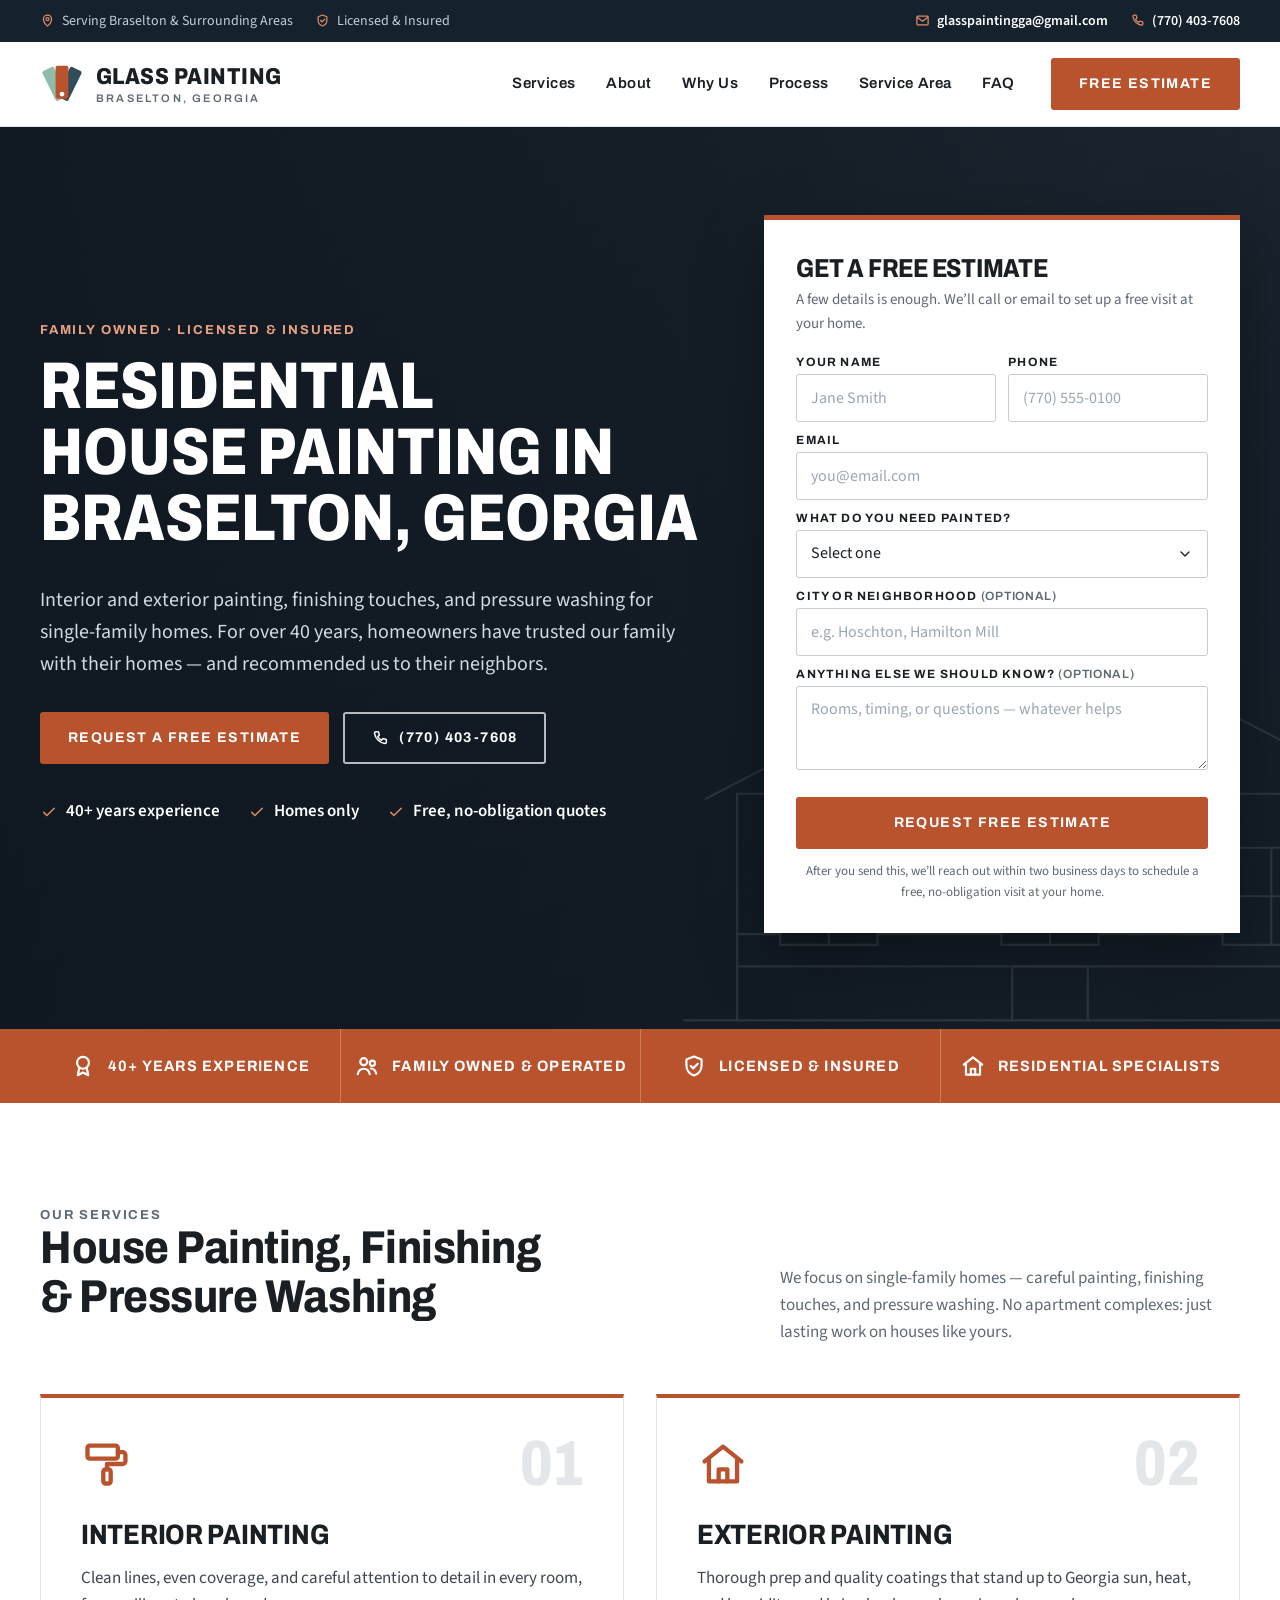
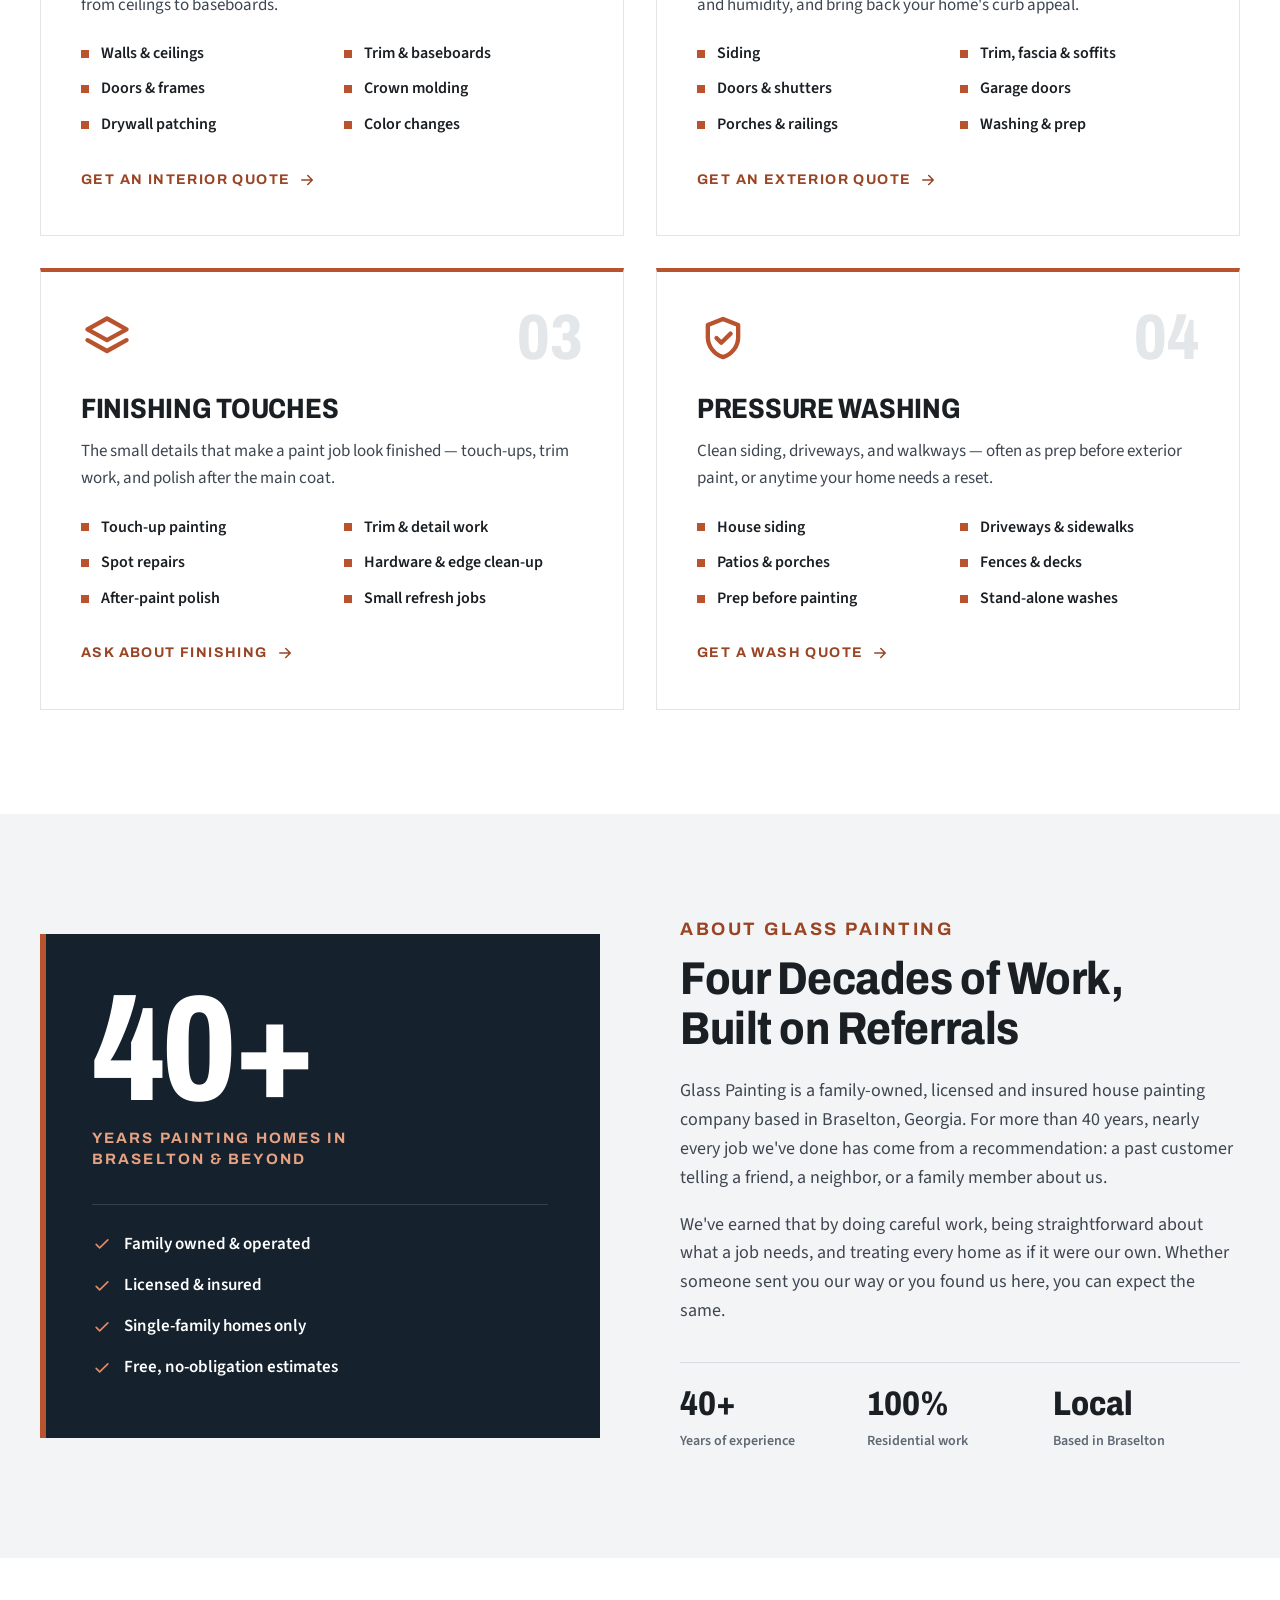
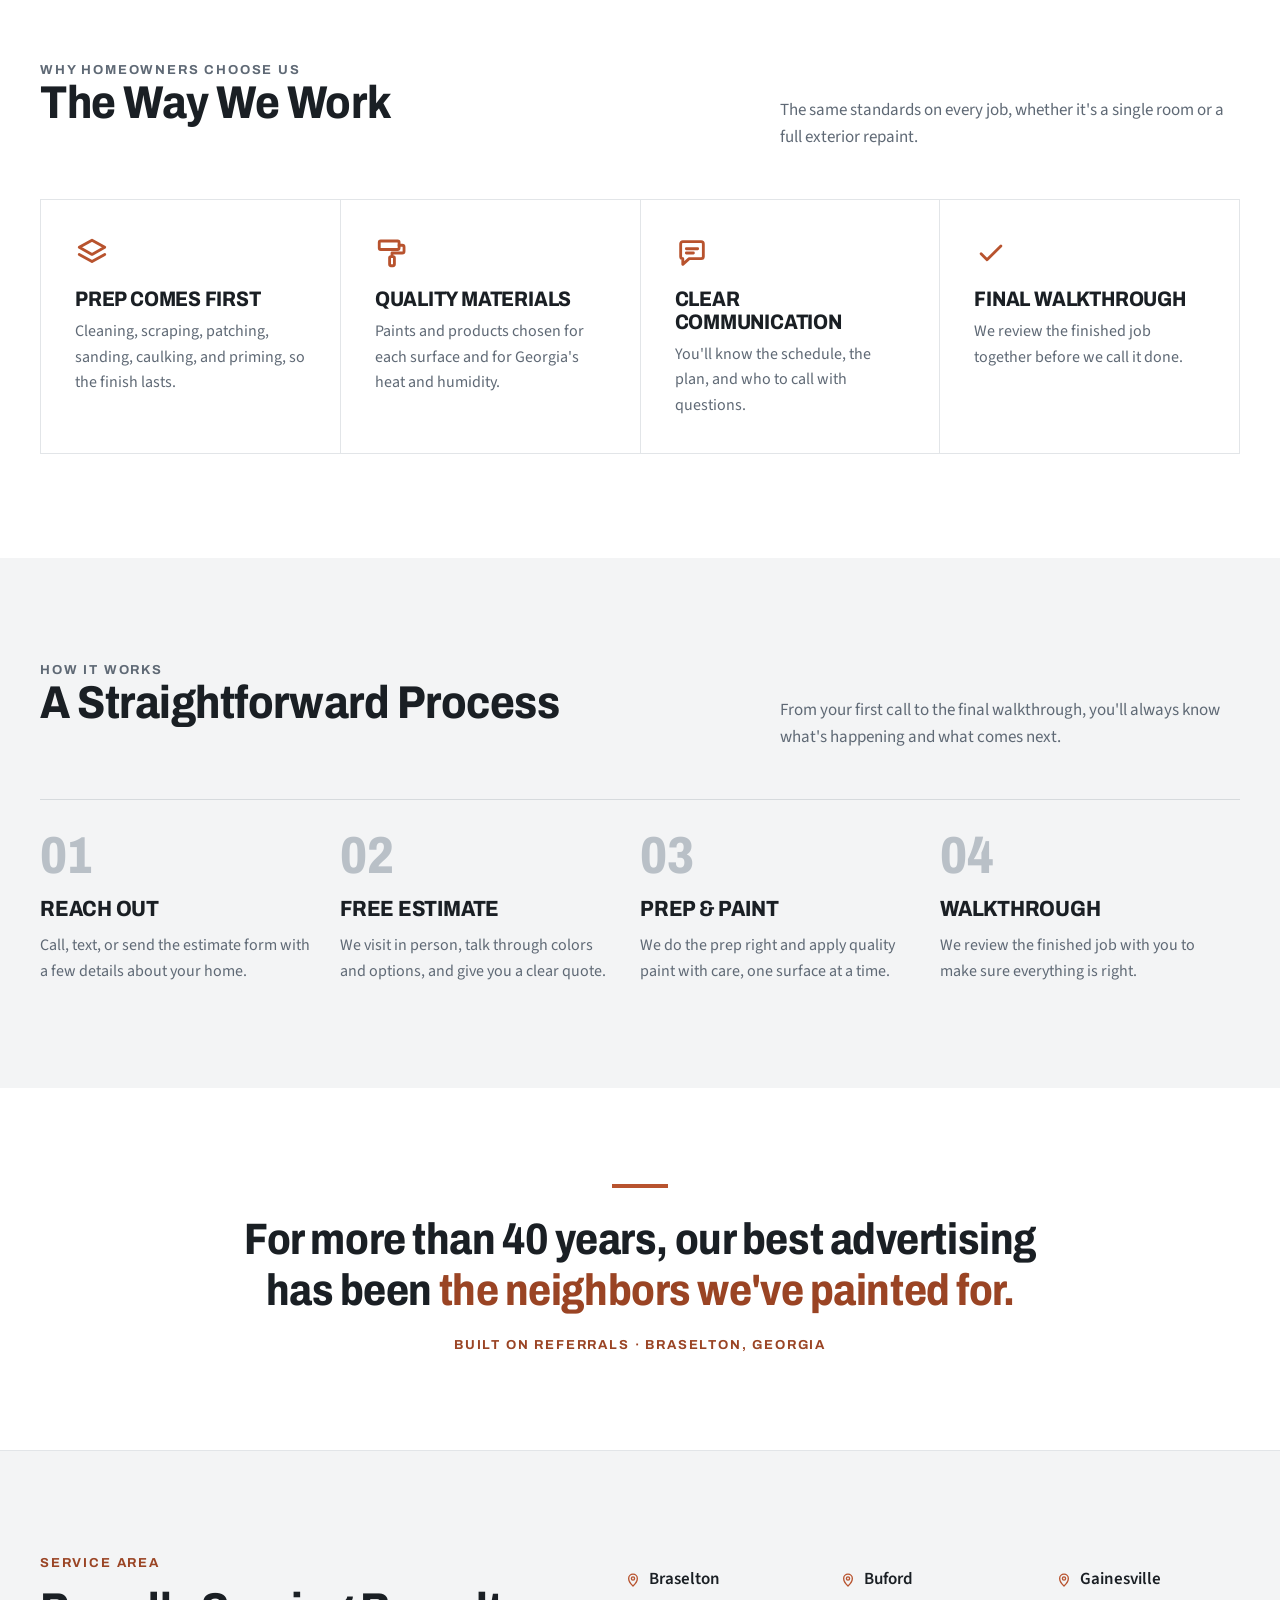
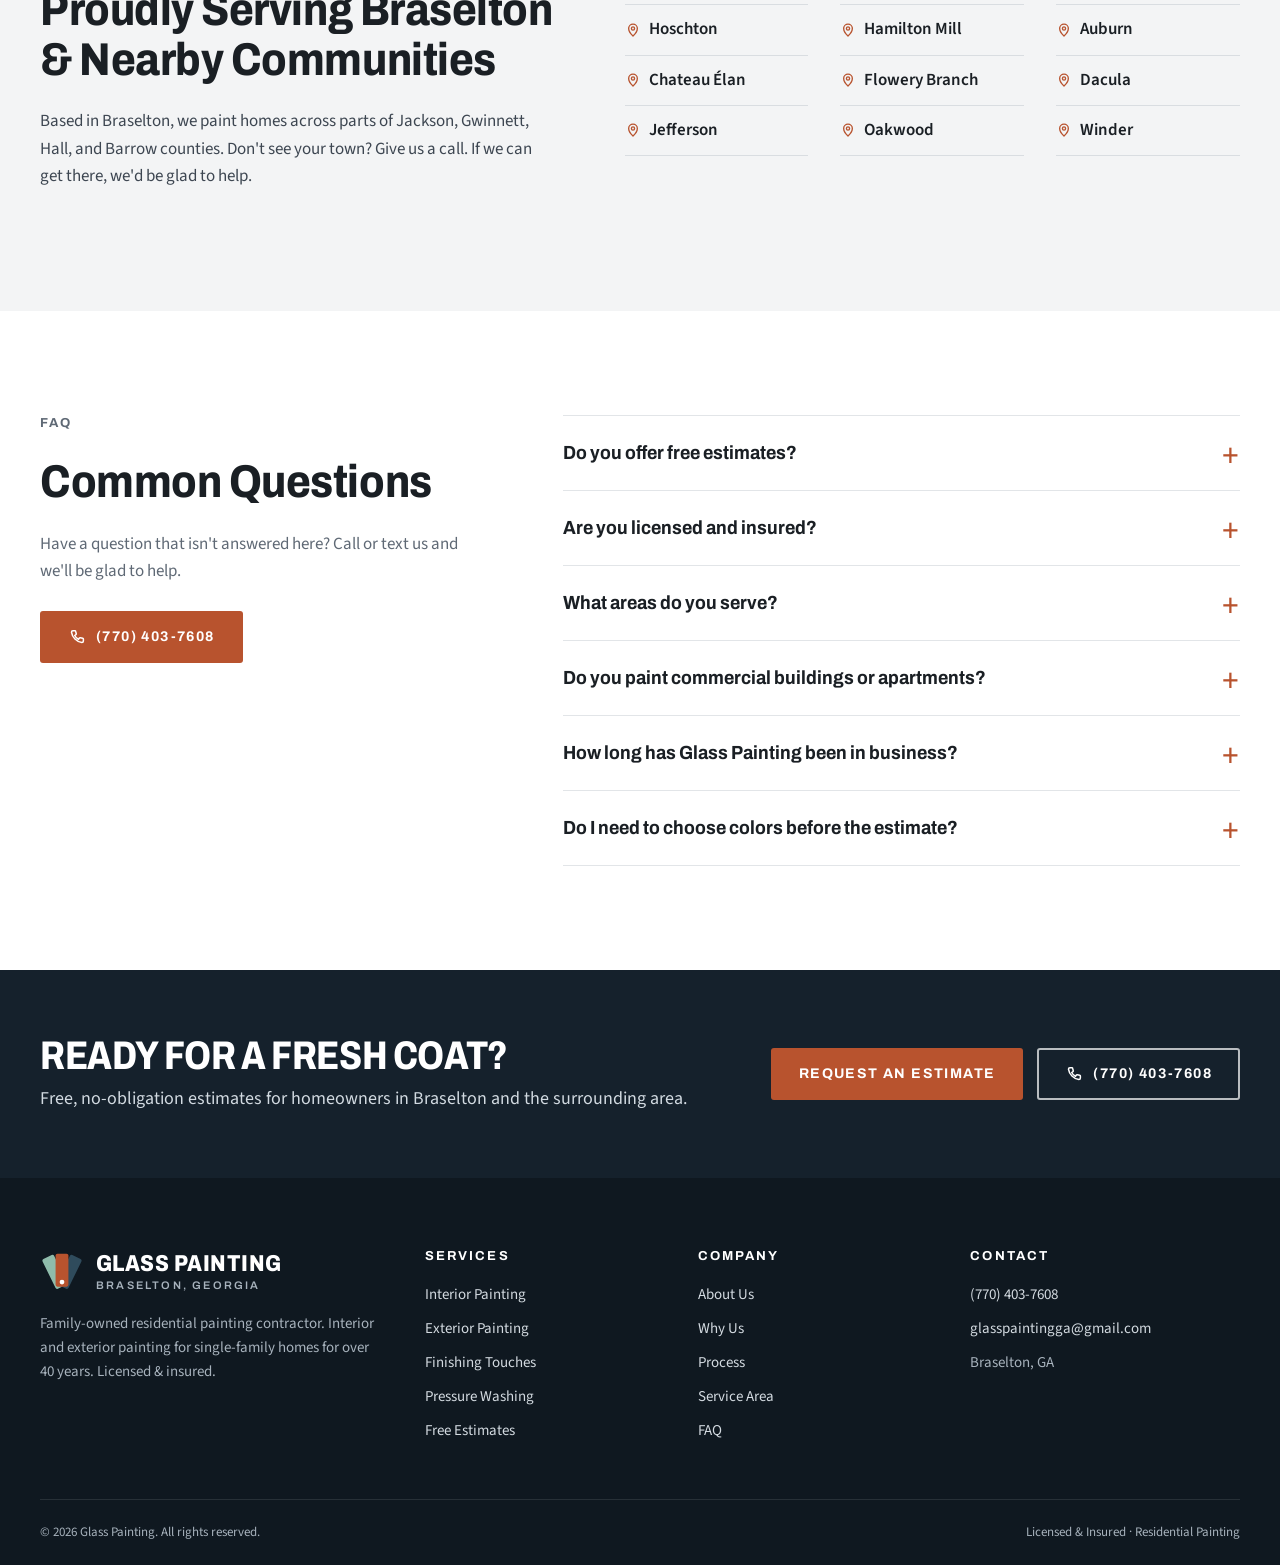
<file: index.html>
<!doctype html>
<html lang="en" class="no-js">
<head>
  <meta charset="utf-8">
  <meta name="viewport" content="width=device-width, initial-scale=1">
  <title>House Painters in Braselton, GA | Glass Painting</title>
  <meta name="description" content="Family-owned, licensed and insured house painters in Braselton, GA for 40+ years. Interior and exterior painting, finishing touches, and pressure washing. Free estimates: (770) 403-7608.">
  <meta name="robots" content="index, follow, max-image-preview:large, max-snippet:-1">
  <meta name="theme-color" content="#15212c">
  <link rel="canonical" href="https://glasspainting.homes/">

  <!-- Link previews (texts, Facebook, etc.) -->
  <meta property="og:type" content="website">
  <meta property="og:site_name" content="Glass Painting">
  <meta property="og:title" content="House Painters in Braselton, GA | Glass Painting">
  <meta property="og:description" content="Interior and exterior painting for single-family homes in Braselton, GA and nearby communities. Family owned for over 40 years. Licensed and insured. Free estimates.">
  <meta property="og:url" content="https://glasspainting.homes/">
  <meta property="og:image" content="https://glasspainting.homes/assets/img/og-image.jpg">
  <meta property="og:image:width" content="1200">
  <meta property="og:image:height" content="630">
  <meta property="og:image:alt" content="Glass Painting: residential painting in Braselton, Georgia">
  <meta property="og:locale" content="en_US">
  <meta name="twitter:card" content="summary_large_image">

  <link rel="icon" href="assets/img/favicon.svg" type="image/svg+xml">
  <link rel="icon" href="assets/img/favicon-32.png" sizes="32x32" type="image/png">
  <link rel="apple-touch-icon" href="assets/img/apple-touch-icon.png">

  <link rel="preconnect" href="https://fonts.googleapis.com">
  <link rel="preconnect" href="https://fonts.gstatic.com" crossorigin>
  <link rel="stylesheet" href="https://fonts.googleapis.com/css2?family=Archivo:wdth,wght@75..125,400..800&family=Source+Sans+3:wght@400;600;700&display=swap">
  <link rel="stylesheet" href="assets/css/styles.css?v=6">

  <script>document.documentElement.classList.replace('no-js', 'js');</script>
  <script src="assets/js/main.js?v=6" defer></script>

  <!-- Business details for Google and other search engines -->
  <script type="application/ld+json">
  {
    "@context": "https://schema.org",
    "@graph": [
      {
        "@type": "HousePainter",
        "@id": "https://glasspainting.homes/#business",
        "name": "Glass Painting",
        "description": "Family-owned, licensed and insured residential painting contractor based in Braselton, Georgia. Interior and exterior painting for single-family homes for over 40 years.",
        "url": "https://glasspainting.homes/",
        "logo": "https://glasspainting.homes/assets/img/apple-touch-icon.png",
        "image": "https://glasspainting.homes/assets/img/og-image.jpg",
        "telephone": "+1-770-403-7608",
        "email": "glasspaintingga@gmail.com",
        "address": {
          "@type": "PostalAddress",
          "addressLocality": "Braselton",
          "addressRegion": "GA",
          "addressCountry": "US"
        },
        "areaServed": [
          {
            "@type": "City",
            "name": "Braselton",
            "containedInPlace": {
              "@type": "State",
              "name": "Georgia"
            }
          },
          {
            "@type": "City",
            "name": "Hoschton",
            "containedInPlace": {
              "@type": "State",
              "name": "Georgia"
            }
          },
          {
            "@type": "City",
            "name": "Jefferson",
            "containedInPlace": {
              "@type": "State",
              "name": "Georgia"
            }
          },
          {
            "@type": "City",
            "name": "Buford",
            "containedInPlace": {
              "@type": "State",
              "name": "Georgia"
            }
          },
          {
            "@type": "City",
            "name": "Flowery Branch",
            "containedInPlace": {
              "@type": "State",
              "name": "Georgia"
            }
          },
          {
            "@type": "City",
            "name": "Oakwood",
            "containedInPlace": {
              "@type": "State",
              "name": "Georgia"
            }
          },
          {
            "@type": "City",
            "name": "Gainesville",
            "containedInPlace": {
              "@type": "State",
              "name": "Georgia"
            }
          },
          {
            "@type": "City",
            "name": "Auburn",
            "containedInPlace": {
              "@type": "State",
              "name": "Georgia"
            }
          },
          {
            "@type": "City",
            "name": "Dacula",
            "containedInPlace": {
              "@type": "State",
              "name": "Georgia"
            }
          },
          {
            "@type": "City",
            "name": "Winder",
            "containedInPlace": {
              "@type": "State",
              "name": "Georgia"
            }
          },
          {
            "@type": "Place",
            "name": "Chateau Élan, Georgia"
          },
          {
            "@type": "Place",
            "name": "Hamilton Mill, Georgia"
          }
        ],
        "knowsAbout": [
          "Interior house painting",
          "Exterior house painting",
          "Finishing touches",
          "Pressure washing",
          "Residential painting",
          "Surface preparation",
          "Drywall patching"
        ],
        "hasOfferCatalog": {
          "@type": "OfferCatalog",
          "name": "House painting and home care services",
          "itemListElement": [
            {
              "@type": "Offer",
              "itemOffered": {
                "@type": "Service",
                "name": "Interior Painting",
                "serviceType": "Interior house painting",
                "description": "Walls and ceilings, trim and baseboards, doors and frames, crown molding, drywall patching, and color changes for single-family homes."
              }
            },
            {
              "@type": "Offer",
              "itemOffered": {
                "@type": "Service",
                "name": "Exterior Painting",
                "serviceType": "Exterior house painting",
                "description": "Siding; trim, fascia and soffits; doors and shutters; garage doors; porches and railings; washing and prep for single-family homes."
              }
            },
            {
              "@type": "Offer",
              "itemOffered": {
                "@type": "Service",
                "name": "Finishing Touches",
                "serviceType": "Residential finishing and touch-up painting",
                "description": "Touch-ups, trim details, and small finishing work that polish a paint job or refresh worn spots on single-family homes."
              }
            },
            {
              "@type": "Offer",
              "itemOffered": {
                "@type": "Service",
                "name": "Pressure Washing",
                "serviceType": "Residential pressure washing",
                "description": "Pressure washing for siding, driveways, sidewalks, and other exterior surfaces on single-family homes, often as prep before painting."
              }
            }
          ]
        },
        "contactPoint": {
          "@type": "ContactPoint",
          "contactType": "customer service",
          "telephone": "+1-770-403-7608",
          "email": "glasspaintingga@gmail.com",
          "areaServed": "US-GA",
          "availableLanguage": "English"
        }
      },
      {
        "@type": "WebSite",
        "@id": "https://glasspainting.homes/#website",
        "url": "https://glasspainting.homes/",
        "name": "Glass Painting",
        "inLanguage": "en-US",
        "publisher": {
          "@id": "https://glasspainting.homes/#business"
        }
      },
      {
        "@type": "WebPage",
        "@id": "https://glasspainting.homes/#webpage",
        "url": "https://glasspainting.homes/",
        "name": "House Painters in Braselton, GA | Glass Painting",
        "description": "Family-owned, licensed and insured house painters in Braselton, GA for 40+ years. Interior and exterior home painting. Free estimates: (770) 403-7608.",
        "inLanguage": "en-US",
        "isPartOf": {
          "@id": "https://glasspainting.homes/#website"
        },
        "about": {
          "@id": "https://glasspainting.homes/#business"
        },
        "primaryImageOfPage": "https://glasspainting.homes/assets/img/og-image.jpg"
      },
      {
        "@type": "FAQPage",
        "@id": "https://glasspainting.homes/#faq",
        "mainEntity": [
          {
            "@type": "Question",
            "name": "Do you offer free estimates?",
            "acceptedAnswer": {
              "@type": "Answer",
              "text": "Yes. Estimates are free and there's no obligation. We visit your home in person, talk through colors and options, and give you a clear quote. Call or text (770) 403-7608, email glasspaintingga@gmail.com, or use the estimate form on this page."
            }
          },
          {
            "@type": "Question",
            "name": "Are you licensed and insured?",
            "acceptedAnswer": {
              "@type": "Answer",
              "text": "Yes. Glass Painting is licensed and insured."
            }
          },
          {
            "@type": "Question",
            "name": "What areas do you serve?",
            "acceptedAnswer": {
              "@type": "Answer",
              "text": "We're based in Braselton, Georgia and paint homes in Hoschton, Chateau Élan, Jefferson, Buford, Hamilton Mill, Flowery Branch, Oakwood, Gainesville, Auburn, Dacula, Winder, and nearby communities across parts of Jackson, Gwinnett, Hall, and Barrow counties."
            }
          },
          {
            "@type": "Question",
            "name": "Do you paint commercial buildings or apartments?",
            "acceptedAnswer": {
              "@type": "Answer",
              "text": "No. We work exclusively on single-family homes, both interior and exterior."
            }
          },
          {
            "@type": "Question",
            "name": "How long has Glass Painting been in business?",
            "acceptedAnswer": {
              "@type": "Answer",
              "text": "For more than 40 years. Glass Painting is family owned and operated, and nearly all of our work has come from referrals by past customers."
            }
          },
          {
            "@type": "Question",
            "name": "Do I need to choose colors before the estimate?",
            "acceptedAnswer": {
              "@type": "Answer",
              "text": "Not at all. We're happy to talk through colors, finishes, and options with you during the free estimate visit."
            }
          }
        ]
      }
    ]
  }
  </script>
</head>
<body>
  <a class="skip-link" href="#main">Skip to main content</a>

  <!-- Icon set: referenced below with <use href="#i-..."> -->
  <svg class="sprite" aria-hidden="true" focusable="false">
    <symbol id="i-mark" viewBox="0 0 48 48"><rect x="17" y="4" width="14" height="36" rx="2" fill="#8fbcab" transform="rotate(-26 24 40)"/><rect x="17" y="4" width="14" height="36" rx="2" fill="#2f4b5c" transform="rotate(26 24 40)"/><rect x="17" y="4" width="14" height="36" rx="2" fill="#b8532e"/><circle cx="24" cy="35" r="2.6" fill="#fff"/></symbol>
    <symbol id="i-phone" viewBox="0 0 24 24"><path d="M6.6 3.5h2.6c.5 0 .9.3 1 .8l.8 3.4c.1.4-.1.9-.4 1.1l-1.7 1.2a12.3 12.3 0 0 0 5.1 5.1l1.2-1.7c.3-.4.7-.5 1.1-.4l3.4.8c.5.1.8.5.8 1v2.6c0 1.1-.9 2-2 2A16.5 16.5 0 0 1 4.6 5.5c0-1.1.9-2 2-2z"/></symbol>
    <symbol id="i-mail" viewBox="0 0 24 24"><rect x="3" y="5" width="18" height="14" rx="1.5"/><path d="m4 7 8 6 8-6"/></symbol>
    <symbol id="i-pin" viewBox="0 0 24 24"><path d="M12 21s-6.5-5.9-6.5-11.2a6.5 6.5 0 0 1 13 0C18.5 15.1 12 21 12 21z"/><circle cx="12" cy="9.8" r="2.4"/></symbol>
    <symbol id="i-check" viewBox="0 0 24 24"><path d="m5 12.5 4.2 4.2L19 7"/></symbol>
    <symbol id="i-arrow" viewBox="0 0 24 24"><path d="M5 12h14M13 6l6 6-6 6"/></symbol>
    <symbol id="i-shield" viewBox="0 0 24 24"><path d="M12 3.2 5 6v5.6c0 4.2 2.9 7.9 7 9.2 4.1-1.3 7-5 7-9.2V6l-7-2.8z"/><path d="m9 12 2.2 2.2L15.5 10"/></symbol>
    <symbol id="i-award" viewBox="0 0 24 24"><circle cx="12" cy="9" r="5.5"/><path d="m8.6 13.4-1.4 7.1L12 18l4.8 2.5-1.4-7.1"/></symbol>
    <symbol id="i-home" viewBox="0 0 24 24"><path d="M3.5 10.8 12 4l8.5 6.8"/><path d="M5.5 9.5V20h13V9.5"/><path d="M10 20v-5.5h4V20"/></symbol>
    <symbol id="i-family" viewBox="0 0 24 24"><circle cx="9" cy="8" r="3.2"/><path d="M3.5 19.5c.6-3 2.8-5 5.5-5s4.9 2 5.5 5"/><circle cx="17" cy="9.5" r="2.4"/><path d="M15.6 14.3c2.3.1 4.2 1.8 4.9 4.7"/></symbol>
    <symbol id="i-roller" viewBox="0 0 24 24"><rect x="3" y="3.5" width="14" height="6" rx="1"/><path d="M17 6.5h2.2c.7 0 1.3.6 1.3 1.3v2.9c0 .7-.6 1.3-1.3 1.3H12v2.5"/><rect x="10.3" y="14.5" width="3.4" height="6.5" rx="1"/></symbol>
    <symbol id="i-layers" viewBox="0 0 24 24"><path d="m12 3 9 5-9 5-9-5 9-5z"/><path d="m3 13 9 5 9-5"/></symbol>
    <symbol id="i-chat" viewBox="0 0 24 24"><path d="M4 5.5A1.5 1.5 0 0 1 5.5 4h13A1.5 1.5 0 0 1 20 5.5v9a1.5 1.5 0 0 1-1.5 1.5H10l-4.5 4v-4A1.5 1.5 0 0 1 4 14.5z"/><path d="M8 9h8M8 12h5"/></symbol>
    <symbol id="i-menu" viewBox="0 0 24 24"><path d="M4 7h16M4 12h16M4 17h16"/></symbol>
    <symbol id="i-close" viewBox="0 0 24 24"><path d="M6 6l12 12M18 6 6 18"/></symbol>
  </svg>

  <!-- ============ Top bar ============ -->
  <div class="utility" role="region" aria-label="Contact information">
    <div class="wrap">
      <div class="utility-left">
        <span><svg aria-hidden="true"><use href="#i-pin"/></svg>Serving Braselton &amp; Surrounding Areas</span>
        <span><svg aria-hidden="true"><use href="#i-shield"/></svg>Licensed &amp; Insured</span>
      </div>
      <div class="utility-right">
        <a href="mailto:glasspaintingga@gmail.com"><svg aria-hidden="true"><use href="#i-mail"/></svg>glasspaintingga@gmail.com</a>
        <a href="tel:+17704037608"><svg aria-hidden="true"><use href="#i-phone"/></svg>(770) 403-7608</a>
      </div>
    </div>
  </div>

  <!-- ============ Header ============ -->
  <header class="header" id="top">
    <div class="wrap">
      <a class="logo" href="#top" aria-label="Glass Painting, back to top">
        <svg aria-hidden="true"><use href="#i-mark"/></svg>
        <span><span class="logo-name">Glass Painting</span><span class="logo-sub">Braselton, Georgia</span></span>
      </a>
      <nav class="nav" id="site-nav" aria-label="Main">
        <a href="#services">Services</a>
        <a href="#about">About</a>
        <a href="#why-us">Why Us</a>
        <a href="#process">Process</a>
        <a href="/areas/">Service Area</a>
        <a href="#faq">FAQ</a>
      </nav>
      <a class="btn btn-clay" href="#estimate">Free Estimate</a>
      <a class="header-call" href="tel:+17704037608" aria-label="Call (770) 403-7608"><svg aria-hidden="true"><use href="#i-phone"/></svg></a>
      <button class="menu-btn" type="button" aria-expanded="false" aria-controls="site-nav" aria-label="Open menu">
        <svg class="icon-open" aria-hidden="true"><use href="#i-menu"/></svg>
        <svg class="icon-close" aria-hidden="true"><use href="#i-close"/></svg>
      </button>
    </div>
  </header>

  <main id="main">

    <!-- ============ Hero + estimate form ============ -->
    <section class="hero" aria-labelledby="hero-title">
      <svg class="hero-lines" viewBox="0 0 760 420" fill="none" stroke="currentColor" stroke-width="2" aria-hidden="true">
        <path d="M40 410h700M90 410V200h580v210M60 205 380 40l320 165M150 200V130M150 130l60-31"/>
        <path d="M130 250h90v90h-90zM175 250v90M130 295h90M540 250h90v90h-90zM585 250v90M540 295h90M335 250h90v90h-90zM380 250v90M335 295h90"/>
        <path d="M345 410v-50h70v50M300 120h160v60H300zM380 120v60M300 150h160"/>
        <path d="M90 360h580M90 330h40M220 330h115M425 330h115M630 330h40"/>
      </svg>
      <div class="wrap">
        <div>
          <p class="label">Family Owned &middot; Licensed &amp; Insured</p>
          <h1 id="hero-title">Residential House Painting in Braselton, Georgia</h1>
          <p class="hero-lead">Interior and exterior painting, finishing touches, and pressure washing for single-family homes. For over 40 years, homeowners have trusted our family with their homes — and recommended us to their neighbors.</p>
          <div class="hero-actions">
            <a class="btn btn-clay" href="#estimate">Request a Free Estimate</a>
            <a class="btn btn-line" href="tel:+17704037608"><svg aria-hidden="true"><use href="#i-phone"/></svg>(770) 403-7608</a>
          </div>
          <ul class="hero-checks">
            <li><svg aria-hidden="true"><use href="#i-check"/></svg>40+ years experience</li>
            <li><svg aria-hidden="true"><use href="#i-check"/></svg>Homes only</li>
            <li><svg aria-hidden="true"><use href="#i-check"/></svg>Free, no-obligation quotes</li>
          </ul>
        </div>

        <div class="estimate" id="estimate">
          <!-- Requests are delivered by Web3Forms (web3forms.com) to the email tied to the access key below. -->
          <form id="quote-form" action="https://api.web3forms.com/submit" method="POST">
            <input type="hidden" name="access_key" value="505631b3-c0d5-45da-aa61-7e913ef5b9d5">
            <input type="hidden" name="subject" value="New quote request from your website">
            <input type="hidden" name="from_name" value="Glass Painting website">
            <input type="checkbox" name="botcheck" class="hp" tabindex="-1" aria-hidden="true">

            <h2>Get a Free Estimate</h2>
            <p class="form-lede">A few details is enough. We’ll call or email to set up a free visit at your home.</p>
            <div class="fields">
              <div><label for="f-name">Your name</label><input id="f-name" name="name" type="text" autocomplete="name" placeholder="Jane Smith" required></div>
              <div><label for="f-phone">Phone</label><input id="f-phone" name="phone" type="tel" autocomplete="tel" inputmode="tel" placeholder="(770) 555-0100" required></div>
              <div class="full"><label for="f-email">Email</label><input id="f-email" name="email" type="email" autocomplete="email" placeholder="you@email.com" required></div>
              <div class="full">
                <label for="f-project">What do you need painted?</label>
                <select id="f-project" name="project_type" required>
                  <option value="" disabled selected>Select one</option>
                  <option>Interior painting</option>
                  <option>Exterior painting</option>
                  <option>Interior and exterior</option>
                  <option>Finishing touches</option>
                  <option>Pressure washing</option>
                  <option>Not sure yet</option>
                </select>
              </div>
              <div class="full"><label for="f-city">City or neighborhood <span class="optional">(optional)</span></label><input id="f-city" name="city" type="text" autocomplete="address-level2" placeholder="e.g. Hoschton, Hamilton Mill"></div>
              <div class="full"><label for="f-details">Anything else we should know? <span class="optional">(optional)</span></label><textarea id="f-details" name="message" placeholder="Rooms, timing, or questions — whatever helps"></textarea></div>
            </div>

            <div class="form-error" id="form-error" role="alert" hidden>
              <strong>Sorry, that didn’t send.</strong>
              Try again, or call or text <a href="tel:+17704037608">(770) 403-7608</a> or email <a href="mailto:glasspaintingga@gmail.com">glasspaintingga@gmail.com</a>.
            </div>

            <button class="btn btn-clay" type="submit"><span class="btn-label">Request Free Estimate</span></button>
            <p class="fine">After you send this, we’ll reach out within two business days to schedule a free, no-obligation visit at your home.</p>
          </form>

          <div class="form-success" id="form-success" tabindex="-1" hidden>
            <span class="success-icon"><svg aria-hidden="true"><use href="#i-check"/></svg></span>
            <h2>Thank You!</h2>
            <p>We got your request. We’ll reach out within two business days to schedule a free visit. Need us sooner? Call or text <a href="tel:+17704037608">(770) 403-7608</a>.</p>
          </div>
        </div>
      </div>
    </section>

    <!-- ============ Credentials ============ -->
    <section class="creds" aria-label="Credentials">
      <ul class="wrap">
        <li><svg aria-hidden="true"><use href="#i-award"/></svg>40+ Years Experience</li>
        <li><svg aria-hidden="true"><use href="#i-family"/></svg>Family Owned &amp; Operated</li>
        <li><svg aria-hidden="true"><use href="#i-shield"/></svg>Licensed &amp; Insured</li>
        <li><svg aria-hidden="true"><use href="#i-home"/></svg>Residential Specialists</li>
      </ul>
    </section>

    <!-- ============ Services ============ -->
    <section class="section" id="services" aria-labelledby="services-title">
      <div class="wrap">
        <div class="head-row">
          <div>
            <p class="label">Our Services</p>
            <h2 id="services-title">House Painting, Finishing &amp; Pressure Washing</h2>
          </div>
          <p>We focus on single-family homes — careful painting, finishing touches, and pressure washing. No apartment complexes: just lasting work on houses like yours.</p>
        </div>
        <div class="services">
          <article class="service">
            <div class="service-body">
              <div class="service-top"><svg aria-hidden="true"><use href="#i-roller"/></svg><span class="service-num" data-num="01" aria-hidden="true"></span></div>
              <h3>Interior Painting</h3>
              <p>Clean lines, even coverage, and careful attention to detail in every room, from ceilings to baseboards.</p>
              <ul>
                <li>Walls &amp; ceilings</li>
                <li>Trim &amp; baseboards</li>
                <li>Doors &amp; frames</li>
                <li>Crown molding</li>
                <li>Drywall patching</li>
                <li>Color changes</li>
              </ul>
              <a class="link-arrow" href="#estimate">Get an interior quote <svg aria-hidden="true"><use href="#i-arrow"/></svg></a>
            </div>
          </article>
          <article class="service">
            <div class="service-body">
              <div class="service-top"><svg aria-hidden="true"><use href="#i-home"/></svg><span class="service-num" data-num="02" aria-hidden="true"></span></div>
              <h3>Exterior Painting</h3>
              <p>Thorough prep and quality coatings that stand up to Georgia sun, heat, and humidity, and bring back your home's curb appeal.</p>
              <ul>
                <li>Siding</li>
                <li>Trim, fascia &amp; soffits</li>
                <li>Doors &amp; shutters</li>
                <li>Garage doors</li>
                <li>Porches &amp; railings</li>
                <li>Washing &amp; prep</li>
              </ul>
              <a class="link-arrow" href="#estimate">Get an exterior quote <svg aria-hidden="true"><use href="#i-arrow"/></svg></a>
            </div>
          </article>
          <article class="service">
            <div class="service-body">
              <div class="service-top"><svg aria-hidden="true"><use href="#i-layers"/></svg><span class="service-num" data-num="03" aria-hidden="true"></span></div>
              <h3>Finishing Touches</h3>
              <p>The small details that make a paint job look finished — touch-ups, trim work, and polish after the main coat.</p>
              <ul>
                <li>Touch-up painting</li>
                <li>Trim &amp; detail work</li>
                <li>Spot repairs</li>
                <li>Hardware &amp; edge clean-up</li>
                <li>After-paint polish</li>
                <li>Small refresh jobs</li>
              </ul>
              <a class="link-arrow" href="#estimate">Ask about finishing <svg aria-hidden="true"><use href="#i-arrow"/></svg></a>
            </div>
          </article>
          <article class="service">
            <div class="service-body">
              <div class="service-top"><svg aria-hidden="true"><use href="#i-shield"/></svg><span class="service-num" data-num="04" aria-hidden="true"></span></div>
              <h3>Pressure Washing</h3>
              <p>Clean siding, driveways, and walkways — often as prep before exterior paint, or anytime your home needs a reset.</p>
              <ul>
                <li>House siding</li>
                <li>Driveways &amp; sidewalks</li>
                <li>Patios &amp; porches</li>
                <li>Fences &amp; decks</li>
                <li>Prep before painting</li>
                <li>Stand-alone washes</li>
              </ul>
              <a class="link-arrow" href="#estimate">Get a wash quote <svg aria-hidden="true"><use href="#i-arrow"/></svg></a>
            </div>
          </article>
        </div>
      </div>
    </section>

    <!-- ============ About ============ -->
    <section class="section alt" id="about" aria-labelledby="about-title">
      <div class="wrap about">
        <div class="about-panel">
          <span class="big">40+</span>
          <span class="big-sub">Years painting homes in<br>Braselton &amp; beyond</span>
          <ul>
            <li><svg aria-hidden="true"><use href="#i-check"/></svg>Family owned &amp; operated</li>
            <li><svg aria-hidden="true"><use href="#i-check"/></svg>Licensed &amp; insured</li>
            <li><svg aria-hidden="true"><use href="#i-check"/></svg>Single-family homes only</li>
            <li><svg aria-hidden="true"><use href="#i-check"/></svg>Free, no-obligation estimates</li>
          </ul>
        </div>
        <div class="about-copy">
          <p class="label">About Glass Painting</p>
          <h2 id="about-title">Four Decades of Work, Built on Referrals</h2>
          <p>Glass Painting is a family-owned, licensed and insured house painting company based in Braselton, Georgia. For more than 40 years, nearly every job we've done has come from a recommendation: a past customer telling a friend, a neighbor, or a family member about us.</p>
          <p>We've earned that by doing careful work, being straightforward about what a job needs, and treating every home as if it were our own. Whether someone sent you our way or you found us here, you can expect the same.</p>
          <div class="stats">
            <div><strong>40+</strong><span>Years of experience</span></div>
            <div><strong>100%</strong><span>Residential work</span></div>
            <div><strong>Local</strong><span>Based in Braselton</span></div>
          </div>
        </div>
      </div>
    </section>

    <!-- ============ Why us ============ -->
    <section class="section" id="why-us" aria-labelledby="why-title">
      <div class="wrap">
        <div class="head-row">
          <div>
            <p class="label">Why Homeowners Choose Us</p>
            <h2 id="why-title">The Way We Work</h2>
          </div>
          <p>The same standards on every job, whether it's a single room or a full exterior repaint.</p>
        </div>
        <ul class="standards">
          <li><svg aria-hidden="true"><use href="#i-layers"/></svg><h3>Prep Comes First</h3><p>Cleaning, scraping, patching, sanding, caulking, and priming, so the finish lasts.</p></li>
          <li><svg aria-hidden="true"><use href="#i-roller"/></svg><h3>Quality Materials</h3><p>Paints and products chosen for each surface and for Georgia's heat and humidity.</p></li>
          <li><svg aria-hidden="true"><use href="#i-chat"/></svg><h3>Clear Communication</h3><p>You'll know the schedule, the plan, and who to call with questions.</p></li>
          <li><svg aria-hidden="true"><use href="#i-check"/></svg><h3>Final Walkthrough</h3><p>We review the finished job together before we call it done.</p></li>
        </ul>
      </div>
    </section>

    <!-- ============ Process ============ -->
    <section class="section alt" id="process" aria-labelledby="process-title">
      <div class="wrap">
        <div class="head-row">
          <div>
            <p class="label">How It Works</p>
            <h2 id="process-title">A Straightforward Process</h2>
          </div>
          <p>From your first call to the final walkthrough, you'll always know what's happening and what comes next.</p>
        </div>
        <ol class="steps">
          <li><h3>Reach Out</h3><p>Call, text, or send the estimate form with a few details about your home.</p></li>
          <li><h3>Free Estimate</h3><p>We visit in person, talk through colors and options, and give you a clear quote.</p></li>
          <li><h3>Prep &amp; Paint</h3><p>We do the prep right and apply quality paint with care, one surface at a time.</p></li>
          <li><h3>Walkthrough</h3><p>We review the finished job with you to make sure everything is right.</p></li>
        </ol>
      </div>
    </section>

    <!-- ============ Referral statement ============ -->
    <section class="statement" aria-label="Built on referrals">
      <div class="wrap">
        <div class="rule"></div>
        <p class="big">For more than 40 years, our best advertising has been <em>the neighbors we've painted for.</em></p>
        <p class="label">Built on referrals &middot; Braselton, Georgia</p>
      </div>
    </section>

    <!-- ============ Service area ============ -->
    <section class="section alt" id="area" aria-labelledby="area-title">
      <div class="wrap area">
        <div>
          <p class="label">Service Area</p>
          <h2 id="area-title">Proudly Serving Braselton &amp; Nearby Communities</h2>
          <p>Based in Braselton, we paint homes across parts of Jackson, Gwinnett, Hall, and Barrow counties. Don't see your town? Give us a call. If we can get there, we'd be glad to help.</p>
        </div>
        <ul class="towns">
          <li><a href="/areas/braselton-ga/"><svg aria-hidden="true"><use href="#i-pin"/></svg>Braselton</a></li>
          <li><a href="/areas/hoschton-ga/"><svg aria-hidden="true"><use href="#i-pin"/></svg>Hoschton</a></li>
          <li><a href="/areas/chateau-elan-ga/"><svg aria-hidden="true"><use href="#i-pin"/></svg>Chateau &Eacute;lan</a></li>
          <li><a href="/areas/jefferson-ga/"><svg aria-hidden="true"><use href="#i-pin"/></svg>Jefferson</a></li>
          <li><a href="/areas/buford-ga/"><svg aria-hidden="true"><use href="#i-pin"/></svg>Buford</a></li>
          <li><a href="/areas/hamilton-mill-ga/"><svg aria-hidden="true"><use href="#i-pin"/></svg>Hamilton Mill</a></li>
          <li><a href="/areas/flowery-branch-ga/"><svg aria-hidden="true"><use href="#i-pin"/></svg>Flowery Branch</a></li>
          <li><a href="/areas/oakwood-ga/"><svg aria-hidden="true"><use href="#i-pin"/></svg>Oakwood</a></li>
          <li><a href="/areas/gainesville-ga/"><svg aria-hidden="true"><use href="#i-pin"/></svg>Gainesville</a></li>
          <li><a href="/areas/auburn-ga/"><svg aria-hidden="true"><use href="#i-pin"/></svg>Auburn</a></li>
          <li><a href="/areas/dacula-ga/"><svg aria-hidden="true"><use href="#i-pin"/></svg>Dacula</a></li>
          <li><a href="/areas/winder-ga/"><svg aria-hidden="true"><use href="#i-pin"/></svg>Winder</a></li>
        </ul>
      </div>
    </section>

    <!-- ============ FAQ ============ -->
    <section class="section" id="faq" aria-labelledby="faq-title">
      <div class="wrap faq-grid">
        <div>
          <p class="label">FAQ</p>
          <h2 id="faq-title">Common Questions</h2>
          <p>Have a question that isn't answered here? Call or text us and we'll be glad to help.</p>
          <a class="btn btn-clay" href="tel:+17704037608"><svg aria-hidden="true"><use href="#i-phone"/></svg>(770) 403-7608</a>
        </div>
        <div class="faq-list">
          <details class="faq-item">
            <summary>Do you offer free estimates?</summary>
            <p>Yes. Estimates are free and there's no obligation. We visit your home in person, talk through colors and options, and give you a clear quote. Call or text (770) 403-7608, email glasspaintingga@gmail.com, or use the estimate form on this page.</p>
          </details>
          <details class="faq-item">
            <summary>Are you licensed and insured?</summary>
            <p>Yes. Glass Painting is licensed and insured.</p>
          </details>
          <details class="faq-item">
            <summary>What areas do you serve?</summary>
            <p>We're based in Braselton, Georgia and paint homes in Hoschton, Chateau &Eacute;lan, Jefferson, Buford, Hamilton Mill, Flowery Branch, Oakwood, Gainesville, Auburn, Dacula, Winder, and nearby communities across parts of Jackson, Gwinnett, Hall, and Barrow counties.</p>
          </details>
          <details class="faq-item">
            <summary>Do you paint commercial buildings or apartments?</summary>
            <p>No. We work exclusively on single-family homes, both interior and exterior.</p>
          </details>
          <details class="faq-item">
            <summary>How long has Glass Painting been in business?</summary>
            <p>For more than 40 years. Glass Painting is family owned and operated, and nearly all of our work has come from referrals by past customers.</p>
          </details>
          <details class="faq-item">
            <summary>Do I need to choose colors before the estimate?</summary>
            <p>Not at all. We're happy to talk through colors, finishes, and options with you during the free estimate visit.</p>
          </details>
        </div>
      </div>
    </section>

    <!-- ============ Call to action ============ -->
    <section class="cta-band" aria-labelledby="cta-title">
      <div class="wrap">
        <div>
          <h2 id="cta-title">Ready for a Fresh Coat?</h2>
          <p>Free, no-obligation estimates for homeowners in Braselton and the surrounding area.</p>
        </div>
        <div class="cta-actions">
          <a class="btn btn-clay" href="#estimate">Request an Estimate</a>
          <a class="btn btn-line" href="tel:+17704037608"><svg aria-hidden="true"><use href="#i-phone"/></svg>(770) 403-7608</a>
        </div>
      </div>
    </section>
  </main>

  <!-- ============ Footer ============ -->
  <footer class="site-footer">
    <div class="wrap foot">
      <div>
        <a class="logo" href="#top"><svg aria-hidden="true"><use href="#i-mark"/></svg><span><span class="logo-name">Glass Painting</span><span class="logo-sub">Braselton, Georgia</span></span></a>
        <p>Family-owned residential painting contractor. Interior and exterior painting for single-family homes for over 40 years. Licensed &amp; insured.</p>
      </div>
      <nav aria-label="Services">
        <h2>Services</h2>
        <ul><li><a href="#services">Interior Painting</a></li><li><a href="#services">Exterior Painting</a></li><li><a href="#services">Finishing Touches</a></li><li><a href="#services">Pressure Washing</a></li><li><a href="#estimate">Free Estimates</a></li></ul>
      </nav>
      <nav aria-label="Company">
        <h2>Company</h2>
        <ul><li><a href="#about">About Us</a></li><li><a href="#why-us">Why Us</a></li><li><a href="#process">Process</a></li><li><a href="/areas/">Service Area</a></li><li><a href="#faq">FAQ</a></li></ul>
      </nav>
      <div>
        <h2>Contact</h2>
        <ul><li><a href="tel:+17704037608">(770) 403-7608</a></li><li><a href="mailto:glasspaintingga@gmail.com">glasspaintingga@gmail.com</a></li><li>Braselton, GA</li></ul>
      </div>
    </div>
    <div class="wrap foot-bottom">
      <p>&copy; <span id="year">2026</span> Glass Painting. All rights reserved.</p>
      <p>Licensed &amp; Insured &middot; Residential Painting</p>
    </div>
  </footer>
</body>
</html>
</file>
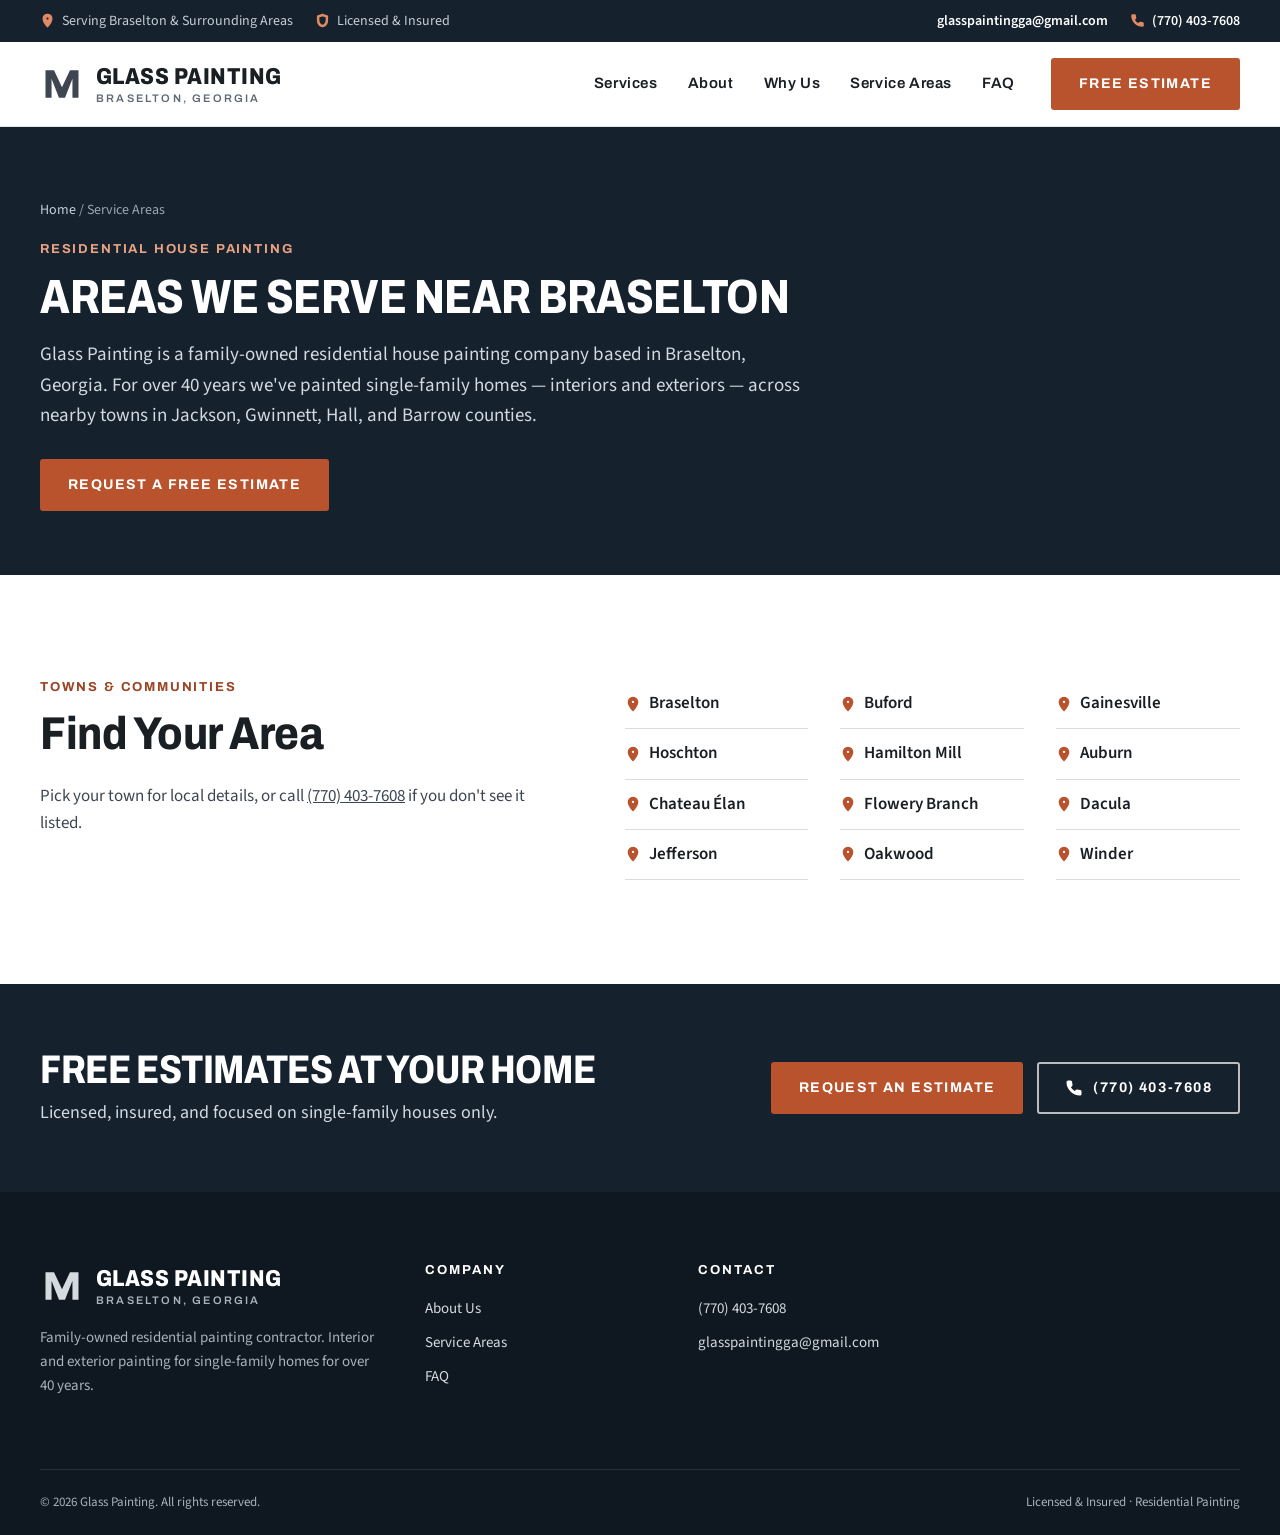
<file: areas/index.html>
<!doctype html>
<html lang="en" class="no-js">
<head>
  <meta charset="utf-8">
  <meta name="viewport" content="width=device-width, initial-scale=1">
  <title>Service Areas | House Painters Near Braselton, GA | Glass Painting</title>
  <meta name="description" content="Glass Painting serves Braselton, Hoschton, Buford, Hamilton Mill, and nearby Georgia towns with residential interior and exterior house painting. Free estimates: (770) 403-7608.">
  <link rel="canonical" href="https://glasspainting.homes/areas/">
  <meta name="theme-color" content="#15212c">
  <meta property="og:title" content="Service Areas | Glass Painting">
  <meta property="og:url" content="https://glasspainting.homes/areas/">
  <meta property="og:image" content="https://glasspainting.homes/assets/img/og-image.jpg">
  <link rel="icon" href="/assets/img/favicon.svg" type="image/svg+xml">
  <link rel="stylesheet" href="https://fonts.googleapis.com/css2?family=Archivo:wdth,wght@75..125,400..800&family=Source+Sans+3:wght@400;600;700&display=swap">
  <link rel="stylesheet" href="/assets/css/styles.css?v=6">
  <style>
    .page-hero { background: var(--navy); color: #d2dae1; padding: 72px 0 64px; }
    .page-hero .label { color: var(--clay-light); }
    .page-hero h1 { color: #fff; font-size: clamp(32px, 4.2vw, 48px); text-transform: uppercase; font-stretch: 82%; margin: 0 0 16px; }
    .page-hero .lead { max-width: 40em; margin: 0 0 28px; font-size: 19px; }
    .crumbs { font-size: 14px; margin-bottom: 20px; color: #9aa7b2; }
    .crumbs a { color: #c5d0d8; text-decoration: none; }
    .towns a { color: inherit; text-decoration: none; display: flex; align-items: center; gap: 8px; }
    .towns a:hover { color: var(--clay); }
  </style>
  <script>document.documentElement.classList.replace('no-js', 'js');</script>
  <script src="/assets/js/main.js?v=6" defer></script>
</head>
<body>
  <a class="skip-link" href="#main">Skip to main content</a>
  <svg class="sprite" aria-hidden="true" focusable="false">
    <symbol id="i-mark" viewBox="0 0 32 32"><path fill="currentColor" d="M4 26V6h6.2l5.8 12.4L21.8 6H28v20h-4.4V12.2L18.2 26h-4.4L8.4 12.2V26H4z"/></symbol>
    <symbol id="i-phone" viewBox="0 0 24 24"><path fill="currentColor" d="M6.6 10.8a15.1 15.1 0 006.6 6.6l2.2-2.2a1 1 0 011-.24 11.4 11.4 0 003.6.57 1 1 0 011 1V20a1 1 0 01-1 1A17 17 0 013 4a1 1 0 011-1h3.5a1 1 0 011 1 11.4 11.4 0 00.57 3.6 1 1 0 01-.25 1L6.6 10.8z"/></symbol>
    <symbol id="i-pin" viewBox="0 0 24 24"><path fill="currentColor" d="M12 2a7 7 0 00-7 7c0 5.25 7 13 7 13s7-7.75 7-13a7 7 0 00-7-7zm0 9.5A2.5 2.5 0 1112 6a2.5 2.5 0 010 5.5z"/></symbol>
    <symbol id="i-shield" viewBox="0 0 24 24"><path fill="currentColor" d="M12 2l8 3v6c0 5-3.4 9.7-8 11-4.6-1.3-8-6-8-11V5l8-3zm0 2.2L6 6.1v4.9c0 3.9 2.5 7.6 6 8.8 3.5-1.2 6-4.9 6-8.8V6.1l-6-1.9z"/></symbol>
    <symbol id="i-check" viewBox="0 0 24 24"><path fill="currentColor" d="M9.5 16.2L5.3 12l1.4-1.4 2.8 2.8 7-7L18 7.8z"/></symbol>
    <symbol id="i-menu" viewBox="0 0 24 24"><path fill="currentColor" d="M4 7h16v2H4V7zm0 4h16v2H4v-2zm0 4h16v2H4v-2z"/></symbol>
    <symbol id="i-close" viewBox="0 0 24 24"><path fill="currentColor" d="M6.4 5l5.6 5.6L17.6 5 19 6.4 13.4 12 19 17.6 17.6 19 12 13.4 6.4 19 5 17.6 10.6 12 5 6.4z"/></symbol>
    <symbol id="i-arrow" viewBox="0 0 24 24"><path fill="currentColor" d="M13 5l7 7-7 7-1.4-1.4L16.2 13H4v-2h12.2l-4.6-4.6L13 5z"/></symbol>
  </svg>
  <div class="utility" role="region" aria-label="Contact information">
    <div class="wrap">
      <div class="utility-left">
        <span><svg aria-hidden="true"><use href="#i-pin"/></svg>Serving Braselton &amp; Surrounding Areas</span>
        <span><svg aria-hidden="true"><use href="#i-shield"/></svg>Licensed &amp; Insured</span>
      </div>
      <div class="utility-right">
        <a href="mailto:glasspaintingga@gmail.com">glasspaintingga@gmail.com</a>
        <a href="tel:+17704037608"><svg aria-hidden="true"><use href="#i-phone"/></svg>(770) 403-7608</a>
      </div>
    </div>
  </div>
  <header class="header" id="top">
    <div class="wrap">
      <a class="logo" href="/" aria-label="Glass Painting homepage">
        <svg aria-hidden="true"><use href="#i-mark"/></svg>
        <span><span class="logo-name">Glass Painting</span><span class="logo-sub">Braselton, Georgia</span></span>
      </a>
      <nav class="nav" id="site-nav" aria-label="Main">
        <a href="/#services">Services</a>
        <a href="/#about">About</a>
        <a href="/#why-us">Why Us</a>
        <a href="/areas/">Service Areas</a>
        <a href="/#faq">FAQ</a>
      </nav>
      <a class="btn btn-clay" href="/#estimate">Free Estimate</a>
      <a class="header-call" href="tel:+17704037608" aria-label="Call (770) 403-7608"><svg aria-hidden="true"><use href="#i-phone"/></svg></a>
      <button class="menu-btn" type="button" aria-expanded="false" aria-controls="site-nav" aria-label="Open menu">
        <svg class="icon-open" aria-hidden="true"><use href="#i-menu"/></svg>
        <svg class="icon-close" aria-hidden="true"><use href="#i-close"/></svg>
      </button>
    </div>
  </header>
  <main id="main">
    <section class="page-hero" aria-labelledby="hero-title">
      <div class="wrap">
        <p class="crumbs"><a href="/">Home</a> / Service Areas</p>
        <p class="label">Residential House Painting</p>
        <h1 id="hero-title">Areas We Serve Near Braselton</h1>
        <p class="lead">Glass Painting is a family-owned residential house painting company based in Braselton, Georgia. For over 40 years we've painted single-family homes — interiors and exteriors — across nearby towns in Jackson, Gwinnett, Hall, and Barrow counties.</p>
        <a class="btn btn-clay" href="/#estimate">Request a Free Estimate</a>
      </div>
    </section>
    <section class="section" aria-labelledby="list-title">
      <div class="wrap area">
        <div>
          <p class="label">Towns &amp; Communities</p>
          <h2 id="list-title">Find Your Area</h2>
          <p>Pick your town for local details, or call <a href="tel:+17704037608">(770) 403-7608</a> if you don't see it listed.</p>
        </div>
        <ul class="towns">
          <li><a href="/areas/braselton-ga/"><svg aria-hidden="true"><use href="#i-pin"/></svg>Braselton</a></li>
          <li><a href="/areas/hoschton-ga/"><svg aria-hidden="true"><use href="#i-pin"/></svg>Hoschton</a></li>
          <li><a href="/areas/chateau-elan-ga/"><svg aria-hidden="true"><use href="#i-pin"/></svg>Chateau Élan</a></li>
          <li><a href="/areas/jefferson-ga/"><svg aria-hidden="true"><use href="#i-pin"/></svg>Jefferson</a></li>
          <li><a href="/areas/buford-ga/"><svg aria-hidden="true"><use href="#i-pin"/></svg>Buford</a></li>
          <li><a href="/areas/hamilton-mill-ga/"><svg aria-hidden="true"><use href="#i-pin"/></svg>Hamilton Mill</a></li>
          <li><a href="/areas/flowery-branch-ga/"><svg aria-hidden="true"><use href="#i-pin"/></svg>Flowery Branch</a></li>
          <li><a href="/areas/oakwood-ga/"><svg aria-hidden="true"><use href="#i-pin"/></svg>Oakwood</a></li>
          <li><a href="/areas/gainesville-ga/"><svg aria-hidden="true"><use href="#i-pin"/></svg>Gainesville</a></li>
          <li><a href="/areas/auburn-ga/"><svg aria-hidden="true"><use href="#i-pin"/></svg>Auburn</a></li>
          <li><a href="/areas/dacula-ga/"><svg aria-hidden="true"><use href="#i-pin"/></svg>Dacula</a></li>
          <li><a href="/areas/winder-ga/"><svg aria-hidden="true"><use href="#i-pin"/></svg>Winder</a></li>
        </ul>
      </div>
    </section>
    <section class="cta-band" aria-labelledby="cta-title">
      <div class="wrap">
        <div>
          <h2 id="cta-title">Free Estimates at Your Home</h2>
          <p>Licensed, insured, and focused on single-family houses only.</p>
        </div>
        <div class="cta-actions">
          <a class="btn btn-clay" href="/#estimate">Request an Estimate</a>
          <a class="btn btn-line" href="tel:+17704037608"><svg aria-hidden="true"><use href="#i-phone"/></svg>(770) 403-7608</a>
        </div>
      </div>
    </section>
  </main>
  <footer class="site-footer">
    <div class="wrap foot">
      <div>
        <a class="logo" href="/"><svg aria-hidden="true"><use href="#i-mark"/></svg><span><span class="logo-name">Glass Painting</span><span class="logo-sub">Braselton, Georgia</span></span></a>
        <p>Family-owned residential painting contractor. Interior and exterior painting for single-family homes for over 40 years.</p>
      </div>
      <nav aria-label="Company">
        <h2>Company</h2>
        <ul><li><a href="/#about">About Us</a></li><li><a href="/areas/">Service Areas</a></li><li><a href="/#faq">FAQ</a></li></ul>
      </nav>
      <div>
        <h2>Contact</h2>
        <ul><li><a href="tel:+17704037608">(770) 403-7608</a></li><li><a href="mailto:glasspaintingga@gmail.com">glasspaintingga@gmail.com</a></li></ul>
      </div>
    </div>
    <div class="wrap foot-bottom">
      <p>&copy; 2026 Glass Painting. All rights reserved.</p>
      <p>Licensed &amp; Insured · Residential Painting</p>
    </div>
  </footer>
</body>
</html>
</file>
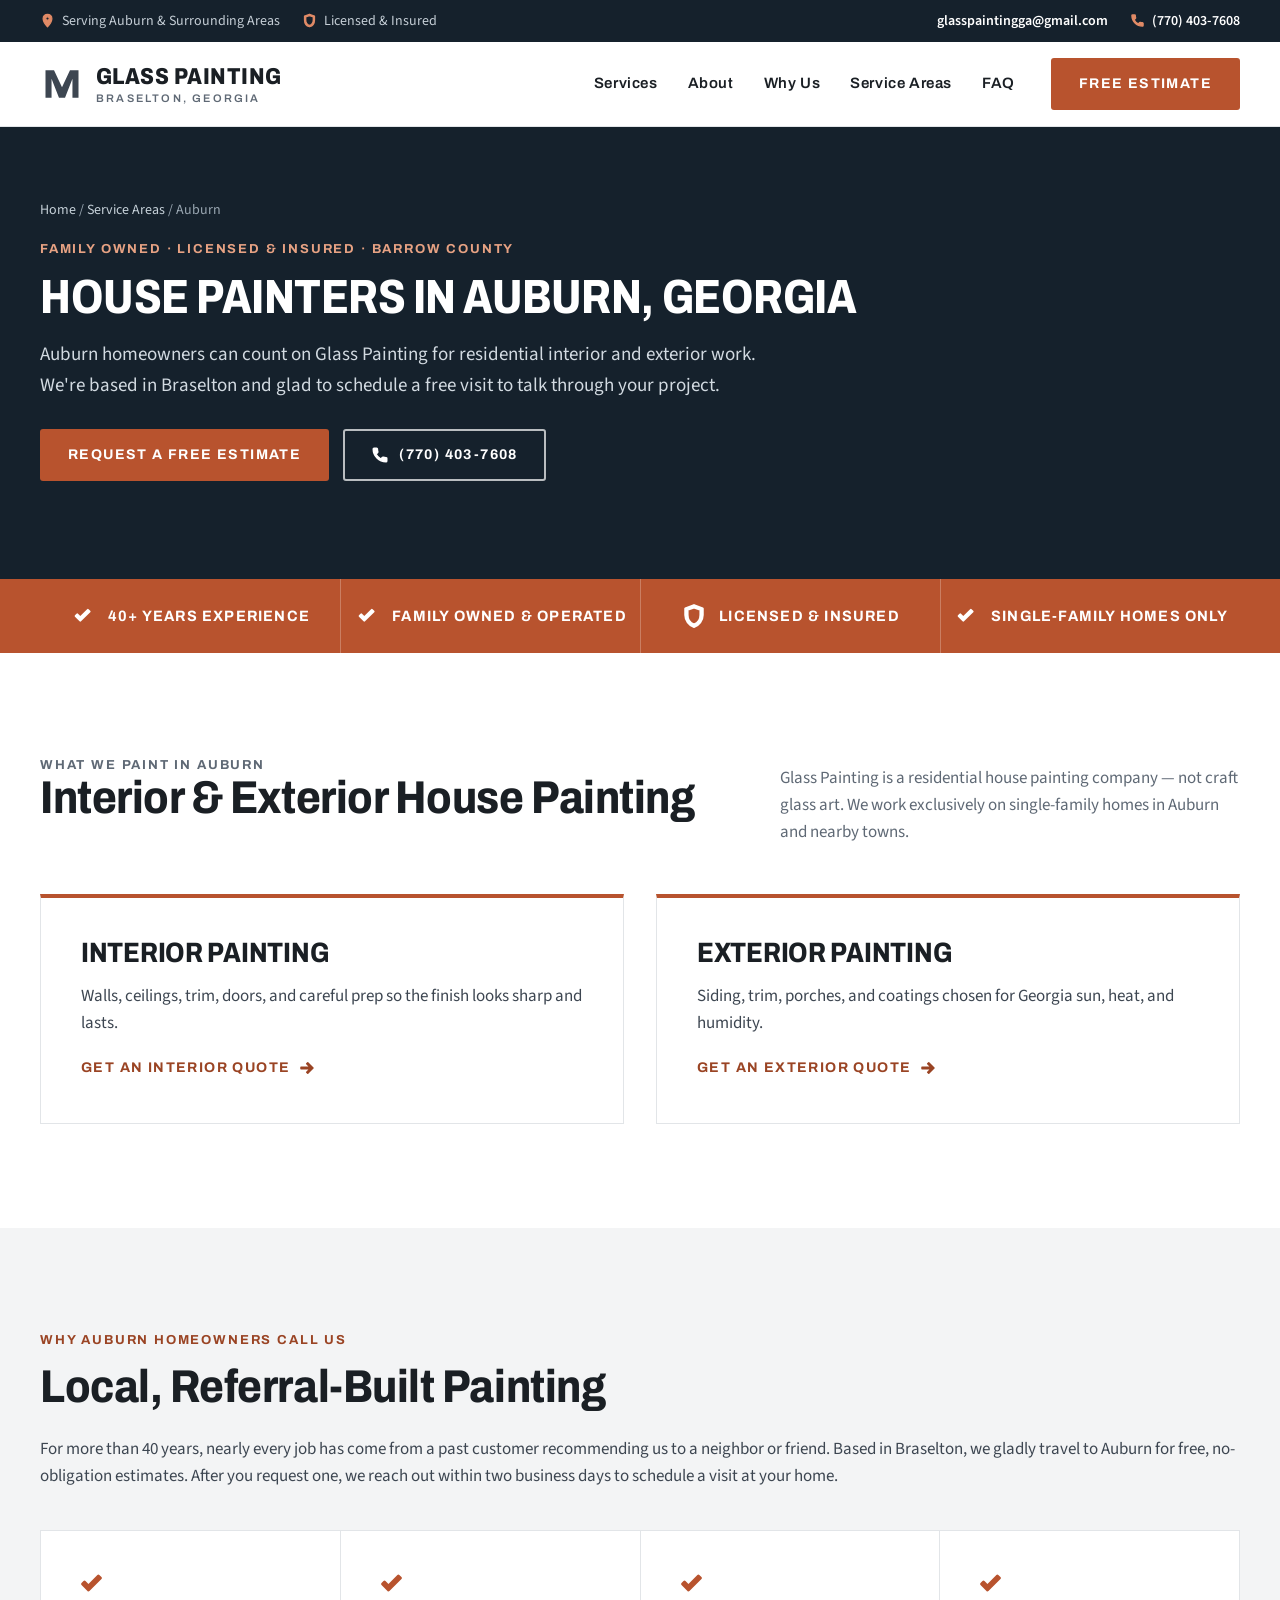
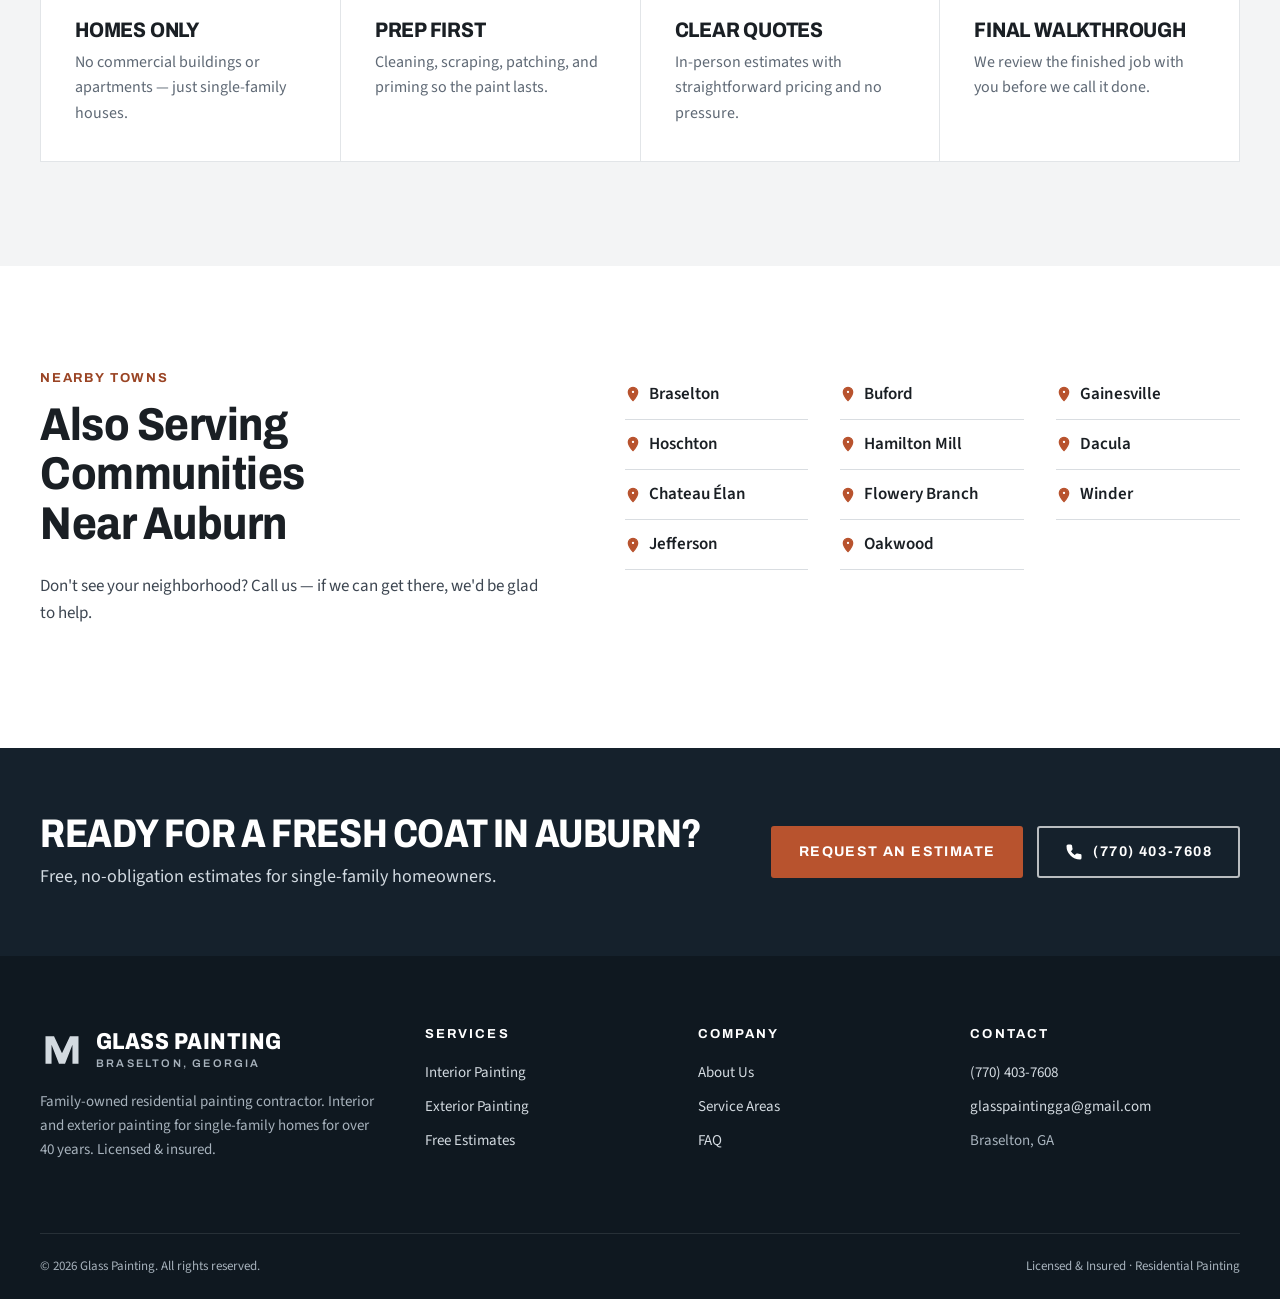
<file: areas/auburn-ga/index.html>
<!doctype html>
<html lang="en" class="no-js">
<head>
  <meta charset="utf-8">
  <meta name="viewport" content="width=device-width, initial-scale=1">
  <title>House Painters in Auburn, GA | Glass Painting</title>
  <meta name="description" content="Family-owned house painters serving Auburn, GA. Interior and exterior painting for single-family homes. Free estimates: (770) 403-7608.">
  <meta name="robots" content="index, follow, max-image-preview:large, max-snippet:-1">
  <meta name="theme-color" content="#15212c">
  <link rel="canonical" href="https://glasspainting.homes/areas/auburn-ga/">

  <meta property="og:type" content="website">
  <meta property="og:site_name" content="Glass Painting">
  <meta property="og:title" content="House Painters in Auburn, GA | Glass Painting">
  <meta property="og:description" content="Family-owned house painters serving Auburn, GA. Interior and exterior painting for single-family homes. Free estimates: (770) 403-7608.">
  <meta property="og:url" content="https://glasspainting.homes/areas/auburn-ga/">
  <meta property="og:image" content="https://glasspainting.homes/assets/img/og-image.jpg">
  <meta property="og:locale" content="en_US">
  <meta name="twitter:card" content="summary_large_image">

  <link rel="icon" href="/assets/img/favicon.svg" type="image/svg+xml">
  <link rel="icon" href="/assets/img/favicon-32.png" sizes="32x32" type="image/png">
  <link rel="apple-touch-icon" href="/assets/img/apple-touch-icon.png">

  <link rel="preconnect" href="https://fonts.googleapis.com">
  <link rel="preconnect" href="https://fonts.gstatic.com" crossorigin>
  <link rel="stylesheet" href="https://fonts.googleapis.com/css2?family=Archivo:wdth,wght@75..125,400..800&family=Source+Sans+3:wght@400;600;700&display=swap">
  <link rel="stylesheet" href="/assets/css/styles.css?v=6">
  <style>
    .page-hero { background: var(--navy); color: #d2dae1; padding: 72px 0 64px; }
    .page-hero .label { color: var(--clay-light); }
    .page-hero h1 { color: #fff; font-size: clamp(32px, 4.2vw, 48px); text-transform: uppercase; font-stretch: 82%; margin: 0 0 16px; }
    .page-hero .lead { max-width: 38em; margin: 0 0 28px; font-size: 19px; }
    .page-hero .hero-actions { display: flex; flex-wrap: wrap; gap: 14px; }
    .crumbs { font-size: 14px; margin-bottom: 20px; color: #9aa7b2; }
    .crumbs a { color: #c5d0d8; text-decoration: none; }
    .crumbs a:hover { color: #fff; }
    .towns a { color: inherit; text-decoration: none; display: flex; align-items: center; gap: 8px; }
    .towns a:hover { color: var(--clay); }
  </style>
  <script>document.documentElement.classList.replace('no-js', 'js');</script>
  <script src="/assets/js/main.js?v=6" defer></script>

  <script type="application/ld+json">
  {
    "@context": "https://schema.org",
    "@type": "HousePainter",
    "name": "Glass Painting",
    "description": "Family-owned residential house painting serving Auburn, Georgia. Interior and exterior painting for single-family homes for over 40 years.",
    "url": "https://glasspainting.homes/areas/auburn-ga/",
    "telephone": "+1-770-403-7608",
    "email": "glasspaintingga@gmail.com",
    "address": {
      "@type": "PostalAddress",
      "addressLocality": "Braselton",
      "addressRegion": "GA",
      "addressCountry": "US"
    },
    "areaServed": {
      "@type": "City",
      "name": "Auburn",
      "containedInPlace": { "@type": "State", "name": "Georgia" }
    }
  }
  </script>
</head>
<body>
  <a class="skip-link" href="#main">Skip to main content</a>
  <svg class="sprite" aria-hidden="true" focusable="false">
    <symbol id="i-mark" viewBox="0 0 32 32"><path fill="currentColor" d="M4 26V6h6.2l5.8 12.4L21.8 6H28v20h-4.4V12.2L18.2 26h-4.4L8.4 12.2V26H4z"/></symbol>
    <symbol id="i-phone" viewBox="0 0 24 24"><path fill="currentColor" d="M6.6 10.8a15.1 15.1 0 006.6 6.6l2.2-2.2a1 1 0 011-.24 11.4 11.4 0 003.6.57 1 1 0 011 1V20a1 1 0 01-1 1A17 17 0 013 4a1 1 0 011-1h3.5a1 1 0 011 1 11.4 11.4 0 00.57 3.6 1 1 0 01-.25 1L6.6 10.8z"/></symbol>
    <symbol id="i-pin" viewBox="0 0 24 24"><path fill="currentColor" d="M12 2a7 7 0 00-7 7c0 5.25 7 13 7 13s7-7.75 7-13a7 7 0 00-7-7zm0 9.5A2.5 2.5 0 1112 6a2.5 2.5 0 010 5.5z"/></symbol>
    <symbol id="i-shield" viewBox="0 0 24 24"><path fill="currentColor" d="M12 2l8 3v6c0 5-3.4 9.7-8 11-4.6-1.3-8-6-8-11V5l8-3zm0 2.2L6 6.1v4.9c0 3.9 2.5 7.6 6 8.8 3.5-1.2 6-4.9 6-8.8V6.1l-6-1.9z"/></symbol>
    <symbol id="i-check" viewBox="0 0 24 24"><path fill="currentColor" d="M9.5 16.2L5.3 12l1.4-1.4 2.8 2.8 7-7L18 7.8z"/></symbol>
    <symbol id="i-menu" viewBox="0 0 24 24"><path fill="currentColor" d="M4 7h16v2H4V7zm0 4h16v2H4v-2zm0 4h16v2H4v-2z"/></symbol>
    <symbol id="i-close" viewBox="0 0 24 24"><path fill="currentColor" d="M6.4 5l5.6 5.6L17.6 5 19 6.4 13.4 12 19 17.6 17.6 19 12 13.4 6.4 19 5 17.6 10.6 12 5 6.4z"/></symbol>
    <symbol id="i-arrow" viewBox="0 0 24 24"><path fill="currentColor" d="M13 5l7 7-7 7-1.4-1.4L16.2 13H4v-2h12.2l-4.6-4.6L13 5z"/></symbol>
  </svg>

  <div class="utility" role="region" aria-label="Contact information">
    <div class="wrap">
      <div class="utility-left">
        <span><svg aria-hidden="true"><use href="#i-pin"/></svg>Serving Auburn &amp; Surrounding Areas</span>
        <span><svg aria-hidden="true"><use href="#i-shield"/></svg>Licensed &amp; Insured</span>
      </div>
      <div class="utility-right">
        <a href="mailto:glasspaintingga@gmail.com">glasspaintingga@gmail.com</a>
        <a href="tel:+17704037608"><svg aria-hidden="true"><use href="#i-phone"/></svg>(770) 403-7608</a>
      </div>
    </div>
  </div>

  <header class="header" id="top">
    <div class="wrap">
      <a class="logo" href="/" aria-label="Glass Painting homepage">
        <svg aria-hidden="true"><use href="#i-mark"/></svg>
        <span><span class="logo-name">Glass Painting</span><span class="logo-sub">Braselton, Georgia</span></span>
      </a>
      <nav class="nav" id="site-nav" aria-label="Main">
        <a href="/#services">Services</a>
        <a href="/#about">About</a>
        <a href="/#why-us">Why Us</a>
        <a href="/areas/">Service Areas</a>
        <a href="/#faq">FAQ</a>
      </nav>
      <a class="btn btn-clay" href="/#estimate">Free Estimate</a>
      <a class="header-call" href="tel:+17704037608" aria-label="Call (770) 403-7608"><svg aria-hidden="true"><use href="#i-phone"/></svg></a>
      <button class="menu-btn" type="button" aria-expanded="false" aria-controls="site-nav" aria-label="Open menu">
        <svg class="icon-open" aria-hidden="true"><use href="#i-menu"/></svg>
        <svg class="icon-close" aria-hidden="true"><use href="#i-close"/></svg>
      </button>
    </div>
  </header>

  <main id="main">
    <section class="page-hero" aria-labelledby="hero-title">
      <div class="wrap">
        <p class="crumbs"><a href="/">Home</a> / <a href="/areas/">Service Areas</a> / Auburn</p>
        <p class="label">Family Owned · Licensed &amp; Insured · Barrow County</p>
        <h1 id="hero-title">House Painters in Auburn, Georgia</h1>
        <p class="lead">Auburn homeowners can count on Glass Painting for residential interior and exterior work. We&#x27;re based in Braselton and glad to schedule a free visit to talk through your project.</p>
        <div class="hero-actions">
          <a class="btn btn-clay" href="/#estimate">Request a Free Estimate</a>
          <a class="btn btn-line" href="tel:+17704037608"><svg aria-hidden="true"><use href="#i-phone"/></svg>(770) 403-7608</a>
        </div>
      </div>
    </section>

    <section class="creds" aria-label="Credentials">
      <ul class="wrap">
        <li><svg aria-hidden="true"><use href="#i-check"/></svg>40+ Years Experience</li>
        <li><svg aria-hidden="true"><use href="#i-check"/></svg>Family Owned &amp; Operated</li>
        <li><svg aria-hidden="true"><use href="#i-shield"/></svg>Licensed &amp; Insured</li>
        <li><svg aria-hidden="true"><use href="#i-check"/></svg>Single-Family Homes Only</li>
      </ul>
    </section>

    <section class="section" aria-labelledby="services-title">
      <div class="wrap">
        <div class="head-row">
          <div>
            <p class="label">What We Paint in Auburn</p>
            <h2 id="services-title">Interior &amp; Exterior House Painting</h2>
          </div>
          <p>Glass Painting is a residential house painting company — not craft glass art. We work exclusively on single-family homes in Auburn and nearby towns.</p>
        </div>
        <div class="services">
          <article class="service">
            <div class="service-body">
              <h3>Interior Painting</h3>
              <p>Walls, ceilings, trim, doors, and careful prep so the finish looks sharp and lasts.</p>
              <a class="link-arrow" href="/#estimate">Get an interior quote <svg aria-hidden="true"><use href="#i-arrow"/></svg></a>
            </div>
          </article>
          <article class="service">
            <div class="service-body">
              <h3>Exterior Painting</h3>
              <p>Siding, trim, porches, and coatings chosen for Georgia sun, heat, and humidity.</p>
              <a class="link-arrow" href="/#estimate">Get an exterior quote <svg aria-hidden="true"><use href="#i-arrow"/></svg></a>
            </div>
          </article>
        </div>
      </div>
    </section>

    <section class="section alt" aria-labelledby="why-title">
      <div class="wrap">
        <p class="label">Why Auburn Homeowners Call Us</p>
        <h2 id="why-title">Local, Referral-Built Painting</h2>
        <p>For more than 40 years, nearly every job has come from a past customer recommending us to a neighbor or friend. Based in Braselton, we gladly travel to Auburn for free, no-obligation estimates. After you request one, we reach out within two business days to schedule a visit at your home.</p>
        <ul class="standards" style="margin-top:40px">
          <li><svg aria-hidden="true"><use href="#i-check"/></svg><h3>Homes Only</h3><p>No commercial buildings or apartments — just single-family houses.</p></li>
          <li><svg aria-hidden="true"><use href="#i-check"/></svg><h3>Prep First</h3><p>Cleaning, scraping, patching, and priming so the paint lasts.</p></li>
          <li><svg aria-hidden="true"><use href="#i-check"/></svg><h3>Clear Quotes</h3><p>In-person estimates with straightforward pricing and no pressure.</p></li>
          <li><svg aria-hidden="true"><use href="#i-check"/></svg><h3>Final Walkthrough</h3><p>We review the finished job with you before we call it done.</p></li>
        </ul>
      </div>
    </section>

    <section class="section" aria-labelledby="nearby-title">
      <div class="wrap area">
        <div>
          <p class="label">Nearby Towns</p>
          <h2 id="nearby-title">Also Serving Communities Near Auburn</h2>
          <p>Don't see your neighborhood? Call us — if we can get there, we'd be glad to help.</p>
        </div>
        <ul class="towns">
            <li><a href="/areas/braselton-ga/"><svg aria-hidden="true"><use href="#i-pin"/></svg>Braselton</a></li>
            <li><a href="/areas/hoschton-ga/"><svg aria-hidden="true"><use href="#i-pin"/></svg>Hoschton</a></li>
            <li><a href="/areas/chateau-elan-ga/"><svg aria-hidden="true"><use href="#i-pin"/></svg>Chateau Élan</a></li>
            <li><a href="/areas/jefferson-ga/"><svg aria-hidden="true"><use href="#i-pin"/></svg>Jefferson</a></li>
            <li><a href="/areas/buford-ga/"><svg aria-hidden="true"><use href="#i-pin"/></svg>Buford</a></li>
            <li><a href="/areas/hamilton-mill-ga/"><svg aria-hidden="true"><use href="#i-pin"/></svg>Hamilton Mill</a></li>
            <li><a href="/areas/flowery-branch-ga/"><svg aria-hidden="true"><use href="#i-pin"/></svg>Flowery Branch</a></li>
            <li><a href="/areas/oakwood-ga/"><svg aria-hidden="true"><use href="#i-pin"/></svg>Oakwood</a></li>
            <li><a href="/areas/gainesville-ga/"><svg aria-hidden="true"><use href="#i-pin"/></svg>Gainesville</a></li>
            <li><a href="/areas/dacula-ga/"><svg aria-hidden="true"><use href="#i-pin"/></svg>Dacula</a></li>
            <li><a href="/areas/winder-ga/"><svg aria-hidden="true"><use href="#i-pin"/></svg>Winder</a></li>
        </ul>
      </div>
    </section>

    <section class="cta-band" aria-labelledby="cta-title">
      <div class="wrap">
        <div>
          <h2 id="cta-title">Ready for a Fresh Coat in Auburn?</h2>
          <p>Free, no-obligation estimates for single-family homeowners.</p>
        </div>
        <div class="cta-actions">
          <a class="btn btn-clay" href="/#estimate">Request an Estimate</a>
          <a class="btn btn-line" href="tel:+17704037608"><svg aria-hidden="true"><use href="#i-phone"/></svg>(770) 403-7608</a>
        </div>
      </div>
    </section>
  </main>

  <footer class="site-footer">
    <div class="wrap foot">
      <div>
        <a class="logo" href="/"><svg aria-hidden="true"><use href="#i-mark"/></svg><span><span class="logo-name">Glass Painting</span><span class="logo-sub">Braselton, Georgia</span></span></a>
        <p>Family-owned residential painting contractor. Interior and exterior painting for single-family homes for over 40 years. Licensed &amp; insured.</p>
      </div>
      <nav aria-label="Services">
        <h2>Services</h2>
        <ul><li><a href="/#services">Interior Painting</a></li><li><a href="/#services">Exterior Painting</a></li><li><a href="/#estimate">Free Estimates</a></li></ul>
      </nav>
      <nav aria-label="Company">
        <h2>Company</h2>
        <ul><li><a href="/#about">About Us</a></li><li><a href="/areas/">Service Areas</a></li><li><a href="/#faq">FAQ</a></li></ul>
      </nav>
      <div>
        <h2>Contact</h2>
        <ul><li><a href="tel:+17704037608">(770) 403-7608</a></li><li><a href="mailto:glasspaintingga@gmail.com">glasspaintingga@gmail.com</a></li><li>Braselton, GA</li></ul>
      </div>
    </div>
    <div class="wrap foot-bottom">
      <p>&copy; <span id="year">2026</span> Glass Painting. All rights reserved.</p>
      <p>Licensed &amp; Insured · Residential Painting</p>
    </div>
  </footer>
</body>
</html>
</file>
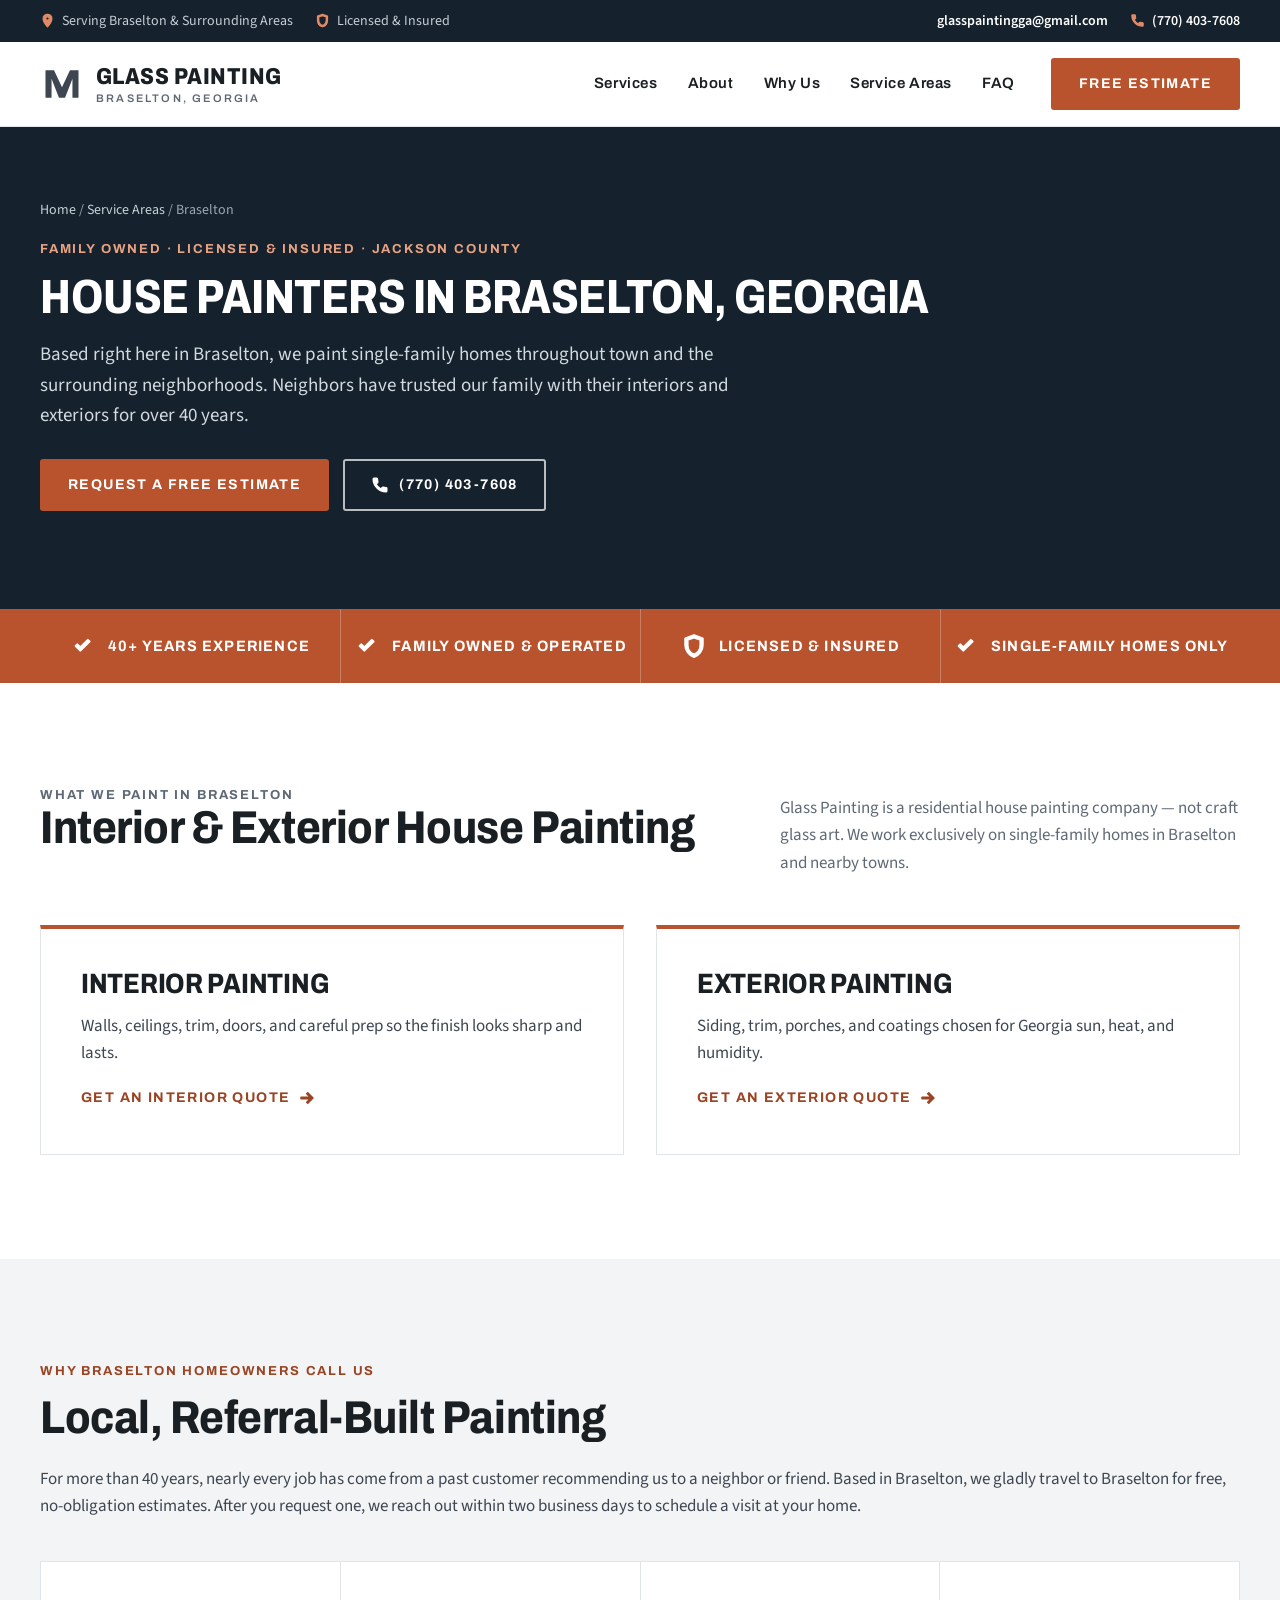
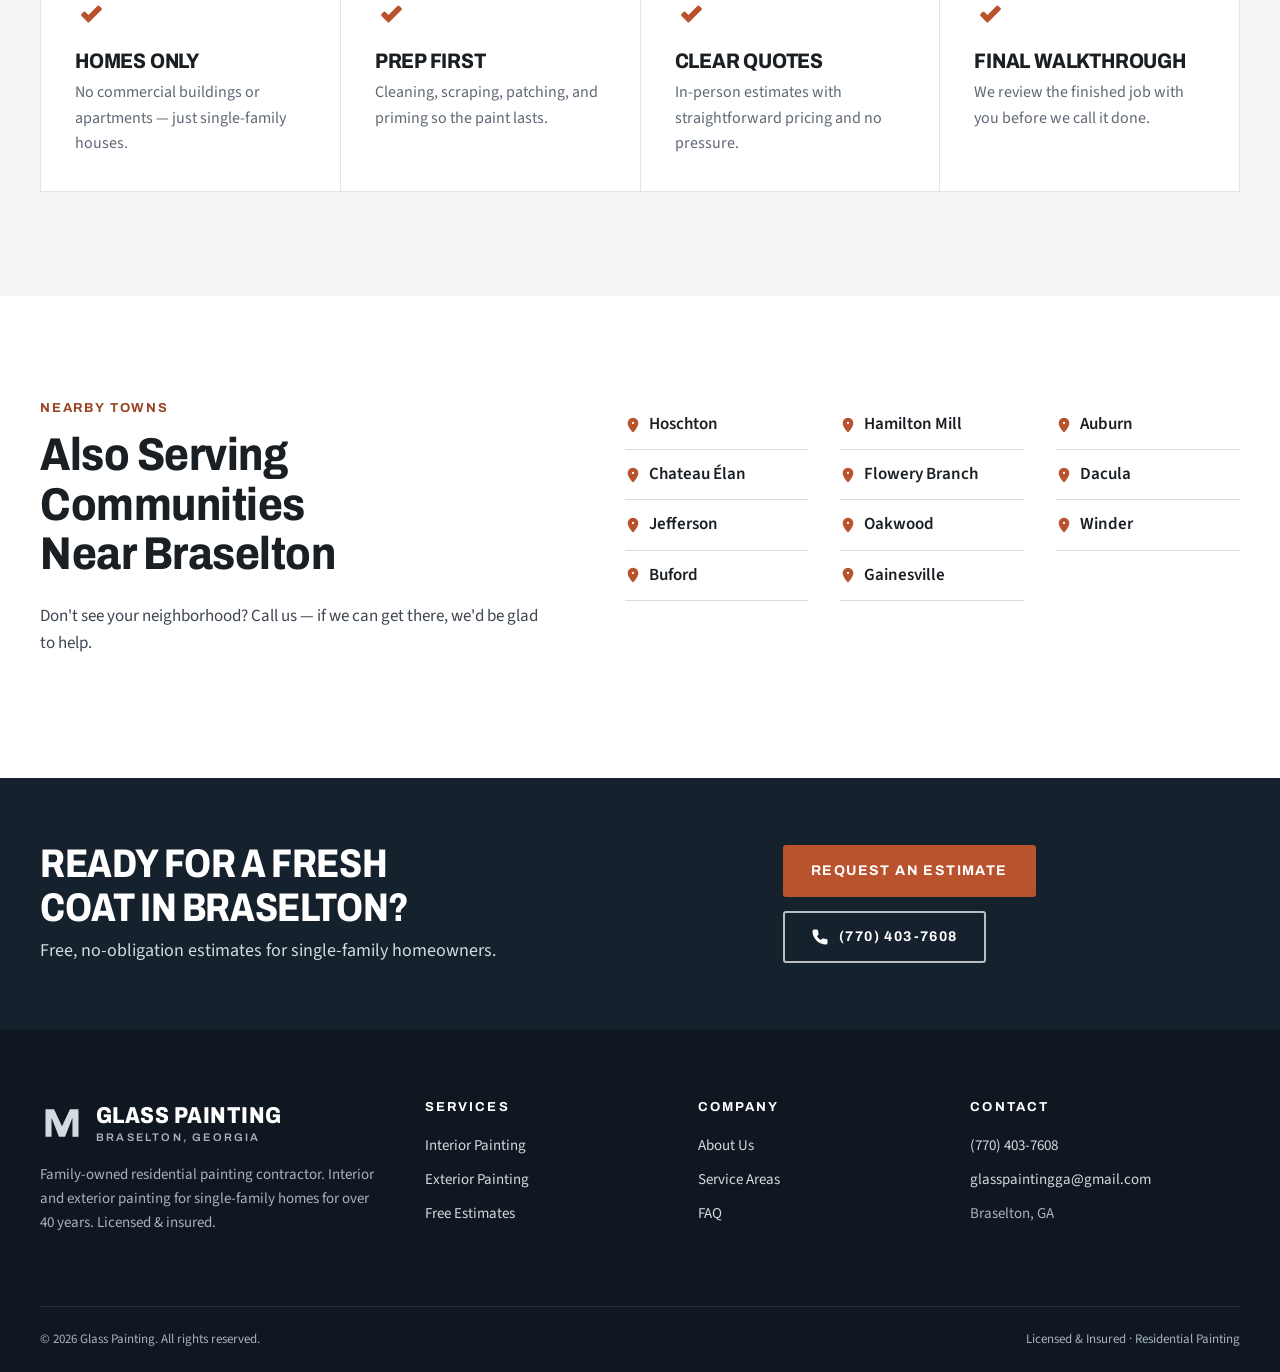
<file: areas/braselton-ga/index.html>
<!doctype html>
<html lang="en" class="no-js">
<head>
  <meta charset="utf-8">
  <meta name="viewport" content="width=device-width, initial-scale=1">
  <title>House Painters in Braselton, GA | Glass Painting</title>
  <meta name="description" content="Family-owned house painters serving Braselton, GA. Interior and exterior painting for single-family homes. Free estimates: (770) 403-7608.">
  <meta name="robots" content="index, follow, max-image-preview:large, max-snippet:-1">
  <meta name="theme-color" content="#15212c">
  <link rel="canonical" href="https://glasspainting.homes/areas/braselton-ga/">

  <meta property="og:type" content="website">
  <meta property="og:site_name" content="Glass Painting">
  <meta property="og:title" content="House Painters in Braselton, GA | Glass Painting">
  <meta property="og:description" content="Family-owned house painters serving Braselton, GA. Interior and exterior painting for single-family homes. Free estimates: (770) 403-7608.">
  <meta property="og:url" content="https://glasspainting.homes/areas/braselton-ga/">
  <meta property="og:image" content="https://glasspainting.homes/assets/img/og-image.jpg">
  <meta property="og:locale" content="en_US">
  <meta name="twitter:card" content="summary_large_image">

  <link rel="icon" href="/assets/img/favicon.svg" type="image/svg+xml">
  <link rel="icon" href="/assets/img/favicon-32.png" sizes="32x32" type="image/png">
  <link rel="apple-touch-icon" href="/assets/img/apple-touch-icon.png">

  <link rel="preconnect" href="https://fonts.googleapis.com">
  <link rel="preconnect" href="https://fonts.gstatic.com" crossorigin>
  <link rel="stylesheet" href="https://fonts.googleapis.com/css2?family=Archivo:wdth,wght@75..125,400..800&family=Source+Sans+3:wght@400;600;700&display=swap">
  <link rel="stylesheet" href="/assets/css/styles.css?v=6">
  <style>
    .page-hero { background: var(--navy); color: #d2dae1; padding: 72px 0 64px; }
    .page-hero .label { color: var(--clay-light); }
    .page-hero h1 { color: #fff; font-size: clamp(32px, 4.2vw, 48px); text-transform: uppercase; font-stretch: 82%; margin: 0 0 16px; }
    .page-hero .lead { max-width: 38em; margin: 0 0 28px; font-size: 19px; }
    .page-hero .hero-actions { display: flex; flex-wrap: wrap; gap: 14px; }
    .crumbs { font-size: 14px; margin-bottom: 20px; color: #9aa7b2; }
    .crumbs a { color: #c5d0d8; text-decoration: none; }
    .crumbs a:hover { color: #fff; }
    .towns a { color: inherit; text-decoration: none; display: flex; align-items: center; gap: 8px; }
    .towns a:hover { color: var(--clay); }
  </style>
  <script>document.documentElement.classList.replace('no-js', 'js');</script>
  <script src="/assets/js/main.js?v=6" defer></script>

  <script type="application/ld+json">
  {
    "@context": "https://schema.org",
    "@type": "HousePainter",
    "name": "Glass Painting",
    "description": "Family-owned residential house painting serving Braselton, Georgia. Interior and exterior painting for single-family homes for over 40 years.",
    "url": "https://glasspainting.homes/areas/braselton-ga/",
    "telephone": "+1-770-403-7608",
    "email": "glasspaintingga@gmail.com",
    "address": {
      "@type": "PostalAddress",
      "addressLocality": "Braselton",
      "addressRegion": "GA",
      "addressCountry": "US"
    },
    "areaServed": {
      "@type": "City",
      "name": "Braselton",
      "containedInPlace": { "@type": "State", "name": "Georgia" }
    }
  }
  </script>
</head>
<body>
  <a class="skip-link" href="#main">Skip to main content</a>
  <svg class="sprite" aria-hidden="true" focusable="false">
    <symbol id="i-mark" viewBox="0 0 32 32"><path fill="currentColor" d="M4 26V6h6.2l5.8 12.4L21.8 6H28v20h-4.4V12.2L18.2 26h-4.4L8.4 12.2V26H4z"/></symbol>
    <symbol id="i-phone" viewBox="0 0 24 24"><path fill="currentColor" d="M6.6 10.8a15.1 15.1 0 006.6 6.6l2.2-2.2a1 1 0 011-.24 11.4 11.4 0 003.6.57 1 1 0 011 1V20a1 1 0 01-1 1A17 17 0 013 4a1 1 0 011-1h3.5a1 1 0 011 1 11.4 11.4 0 00.57 3.6 1 1 0 01-.25 1L6.6 10.8z"/></symbol>
    <symbol id="i-pin" viewBox="0 0 24 24"><path fill="currentColor" d="M12 2a7 7 0 00-7 7c0 5.25 7 13 7 13s7-7.75 7-13a7 7 0 00-7-7zm0 9.5A2.5 2.5 0 1112 6a2.5 2.5 0 010 5.5z"/></symbol>
    <symbol id="i-shield" viewBox="0 0 24 24"><path fill="currentColor" d="M12 2l8 3v6c0 5-3.4 9.7-8 11-4.6-1.3-8-6-8-11V5l8-3zm0 2.2L6 6.1v4.9c0 3.9 2.5 7.6 6 8.8 3.5-1.2 6-4.9 6-8.8V6.1l-6-1.9z"/></symbol>
    <symbol id="i-check" viewBox="0 0 24 24"><path fill="currentColor" d="M9.5 16.2L5.3 12l1.4-1.4 2.8 2.8 7-7L18 7.8z"/></symbol>
    <symbol id="i-menu" viewBox="0 0 24 24"><path fill="currentColor" d="M4 7h16v2H4V7zm0 4h16v2H4v-2zm0 4h16v2H4v-2z"/></symbol>
    <symbol id="i-close" viewBox="0 0 24 24"><path fill="currentColor" d="M6.4 5l5.6 5.6L17.6 5 19 6.4 13.4 12 19 17.6 17.6 19 12 13.4 6.4 19 5 17.6 10.6 12 5 6.4z"/></symbol>
    <symbol id="i-arrow" viewBox="0 0 24 24"><path fill="currentColor" d="M13 5l7 7-7 7-1.4-1.4L16.2 13H4v-2h12.2l-4.6-4.6L13 5z"/></symbol>
  </svg>

  <div class="utility" role="region" aria-label="Contact information">
    <div class="wrap">
      <div class="utility-left">
        <span><svg aria-hidden="true"><use href="#i-pin"/></svg>Serving Braselton &amp; Surrounding Areas</span>
        <span><svg aria-hidden="true"><use href="#i-shield"/></svg>Licensed &amp; Insured</span>
      </div>
      <div class="utility-right">
        <a href="mailto:glasspaintingga@gmail.com">glasspaintingga@gmail.com</a>
        <a href="tel:+17704037608"><svg aria-hidden="true"><use href="#i-phone"/></svg>(770) 403-7608</a>
      </div>
    </div>
  </div>

  <header class="header" id="top">
    <div class="wrap">
      <a class="logo" href="/" aria-label="Glass Painting homepage">
        <svg aria-hidden="true"><use href="#i-mark"/></svg>
        <span><span class="logo-name">Glass Painting</span><span class="logo-sub">Braselton, Georgia</span></span>
      </a>
      <nav class="nav" id="site-nav" aria-label="Main">
        <a href="/#services">Services</a>
        <a href="/#about">About</a>
        <a href="/#why-us">Why Us</a>
        <a href="/areas/">Service Areas</a>
        <a href="/#faq">FAQ</a>
      </nav>
      <a class="btn btn-clay" href="/#estimate">Free Estimate</a>
      <a class="header-call" href="tel:+17704037608" aria-label="Call (770) 403-7608"><svg aria-hidden="true"><use href="#i-phone"/></svg></a>
      <button class="menu-btn" type="button" aria-expanded="false" aria-controls="site-nav" aria-label="Open menu">
        <svg class="icon-open" aria-hidden="true"><use href="#i-menu"/></svg>
        <svg class="icon-close" aria-hidden="true"><use href="#i-close"/></svg>
      </button>
    </div>
  </header>

  <main id="main">
    <section class="page-hero" aria-labelledby="hero-title">
      <div class="wrap">
        <p class="crumbs"><a href="/">Home</a> / <a href="/areas/">Service Areas</a> / Braselton</p>
        <p class="label">Family Owned · Licensed &amp; Insured · Jackson County</p>
        <h1 id="hero-title">House Painters in Braselton, Georgia</h1>
        <p class="lead">Based right here in Braselton, we paint single-family homes throughout town and the surrounding neighborhoods. Neighbors have trusted our family with their interiors and exteriors for over 40 years.</p>
        <div class="hero-actions">
          <a class="btn btn-clay" href="/#estimate">Request a Free Estimate</a>
          <a class="btn btn-line" href="tel:+17704037608"><svg aria-hidden="true"><use href="#i-phone"/></svg>(770) 403-7608</a>
        </div>
      </div>
    </section>

    <section class="creds" aria-label="Credentials">
      <ul class="wrap">
        <li><svg aria-hidden="true"><use href="#i-check"/></svg>40+ Years Experience</li>
        <li><svg aria-hidden="true"><use href="#i-check"/></svg>Family Owned &amp; Operated</li>
        <li><svg aria-hidden="true"><use href="#i-shield"/></svg>Licensed &amp; Insured</li>
        <li><svg aria-hidden="true"><use href="#i-check"/></svg>Single-Family Homes Only</li>
      </ul>
    </section>

    <section class="section" aria-labelledby="services-title">
      <div class="wrap">
        <div class="head-row">
          <div>
            <p class="label">What We Paint in Braselton</p>
            <h2 id="services-title">Interior &amp; Exterior House Painting</h2>
          </div>
          <p>Glass Painting is a residential house painting company — not craft glass art. We work exclusively on single-family homes in Braselton and nearby towns.</p>
        </div>
        <div class="services">
          <article class="service">
            <div class="service-body">
              <h3>Interior Painting</h3>
              <p>Walls, ceilings, trim, doors, and careful prep so the finish looks sharp and lasts.</p>
              <a class="link-arrow" href="/#estimate">Get an interior quote <svg aria-hidden="true"><use href="#i-arrow"/></svg></a>
            </div>
          </article>
          <article class="service">
            <div class="service-body">
              <h3>Exterior Painting</h3>
              <p>Siding, trim, porches, and coatings chosen for Georgia sun, heat, and humidity.</p>
              <a class="link-arrow" href="/#estimate">Get an exterior quote <svg aria-hidden="true"><use href="#i-arrow"/></svg></a>
            </div>
          </article>
        </div>
      </div>
    </section>

    <section class="section alt" aria-labelledby="why-title">
      <div class="wrap">
        <p class="label">Why Braselton Homeowners Call Us</p>
        <h2 id="why-title">Local, Referral-Built Painting</h2>
        <p>For more than 40 years, nearly every job has come from a past customer recommending us to a neighbor or friend. Based in Braselton, we gladly travel to Braselton for free, no-obligation estimates. After you request one, we reach out within two business days to schedule a visit at your home.</p>
        <ul class="standards" style="margin-top:40px">
          <li><svg aria-hidden="true"><use href="#i-check"/></svg><h3>Homes Only</h3><p>No commercial buildings or apartments — just single-family houses.</p></li>
          <li><svg aria-hidden="true"><use href="#i-check"/></svg><h3>Prep First</h3><p>Cleaning, scraping, patching, and priming so the paint lasts.</p></li>
          <li><svg aria-hidden="true"><use href="#i-check"/></svg><h3>Clear Quotes</h3><p>In-person estimates with straightforward pricing and no pressure.</p></li>
          <li><svg aria-hidden="true"><use href="#i-check"/></svg><h3>Final Walkthrough</h3><p>We review the finished job with you before we call it done.</p></li>
        </ul>
      </div>
    </section>

    <section class="section" aria-labelledby="nearby-title">
      <div class="wrap area">
        <div>
          <p class="label">Nearby Towns</p>
          <h2 id="nearby-title">Also Serving Communities Near Braselton</h2>
          <p>Don't see your neighborhood? Call us — if we can get there, we'd be glad to help.</p>
        </div>
        <ul class="towns">
            <li><a href="/areas/hoschton-ga/"><svg aria-hidden="true"><use href="#i-pin"/></svg>Hoschton</a></li>
            <li><a href="/areas/chateau-elan-ga/"><svg aria-hidden="true"><use href="#i-pin"/></svg>Chateau Élan</a></li>
            <li><a href="/areas/jefferson-ga/"><svg aria-hidden="true"><use href="#i-pin"/></svg>Jefferson</a></li>
            <li><a href="/areas/buford-ga/"><svg aria-hidden="true"><use href="#i-pin"/></svg>Buford</a></li>
            <li><a href="/areas/hamilton-mill-ga/"><svg aria-hidden="true"><use href="#i-pin"/></svg>Hamilton Mill</a></li>
            <li><a href="/areas/flowery-branch-ga/"><svg aria-hidden="true"><use href="#i-pin"/></svg>Flowery Branch</a></li>
            <li><a href="/areas/oakwood-ga/"><svg aria-hidden="true"><use href="#i-pin"/></svg>Oakwood</a></li>
            <li><a href="/areas/gainesville-ga/"><svg aria-hidden="true"><use href="#i-pin"/></svg>Gainesville</a></li>
            <li><a href="/areas/auburn-ga/"><svg aria-hidden="true"><use href="#i-pin"/></svg>Auburn</a></li>
            <li><a href="/areas/dacula-ga/"><svg aria-hidden="true"><use href="#i-pin"/></svg>Dacula</a></li>
            <li><a href="/areas/winder-ga/"><svg aria-hidden="true"><use href="#i-pin"/></svg>Winder</a></li>
        </ul>
      </div>
    </section>

    <section class="cta-band" aria-labelledby="cta-title">
      <div class="wrap">
        <div>
          <h2 id="cta-title">Ready for a Fresh Coat in Braselton?</h2>
          <p>Free, no-obligation estimates for single-family homeowners.</p>
        </div>
        <div class="cta-actions">
          <a class="btn btn-clay" href="/#estimate">Request an Estimate</a>
          <a class="btn btn-line" href="tel:+17704037608"><svg aria-hidden="true"><use href="#i-phone"/></svg>(770) 403-7608</a>
        </div>
      </div>
    </section>
  </main>

  <footer class="site-footer">
    <div class="wrap foot">
      <div>
        <a class="logo" href="/"><svg aria-hidden="true"><use href="#i-mark"/></svg><span><span class="logo-name">Glass Painting</span><span class="logo-sub">Braselton, Georgia</span></span></a>
        <p>Family-owned residential painting contractor. Interior and exterior painting for single-family homes for over 40 years. Licensed &amp; insured.</p>
      </div>
      <nav aria-label="Services">
        <h2>Services</h2>
        <ul><li><a href="/#services">Interior Painting</a></li><li><a href="/#services">Exterior Painting</a></li><li><a href="/#estimate">Free Estimates</a></li></ul>
      </nav>
      <nav aria-label="Company">
        <h2>Company</h2>
        <ul><li><a href="/#about">About Us</a></li><li><a href="/areas/">Service Areas</a></li><li><a href="/#faq">FAQ</a></li></ul>
      </nav>
      <div>
        <h2>Contact</h2>
        <ul><li><a href="tel:+17704037608">(770) 403-7608</a></li><li><a href="mailto:glasspaintingga@gmail.com">glasspaintingga@gmail.com</a></li><li>Braselton, GA</li></ul>
      </div>
    </div>
    <div class="wrap foot-bottom">
      <p>&copy; <span id="year">2026</span> Glass Painting. All rights reserved.</p>
      <p>Licensed &amp; Insured · Residential Painting</p>
    </div>
  </footer>
</body>
</html>
</file>
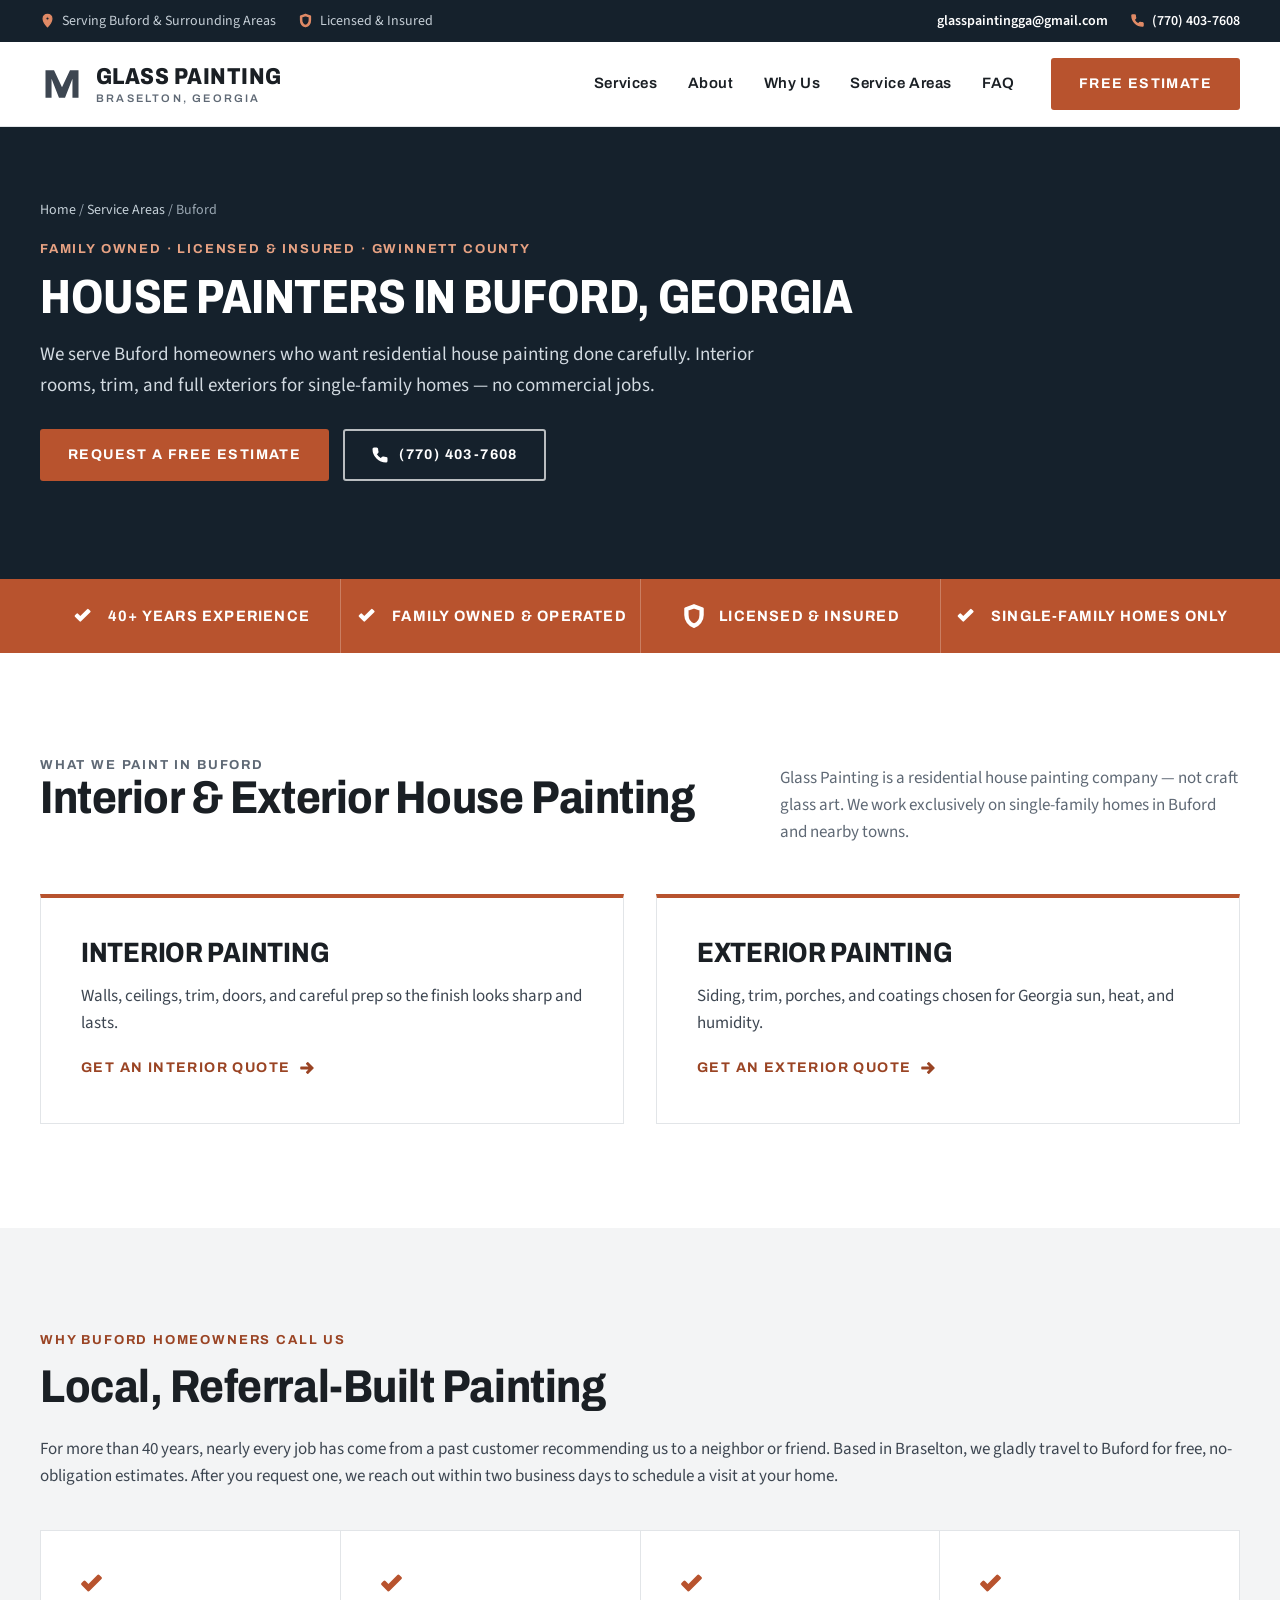
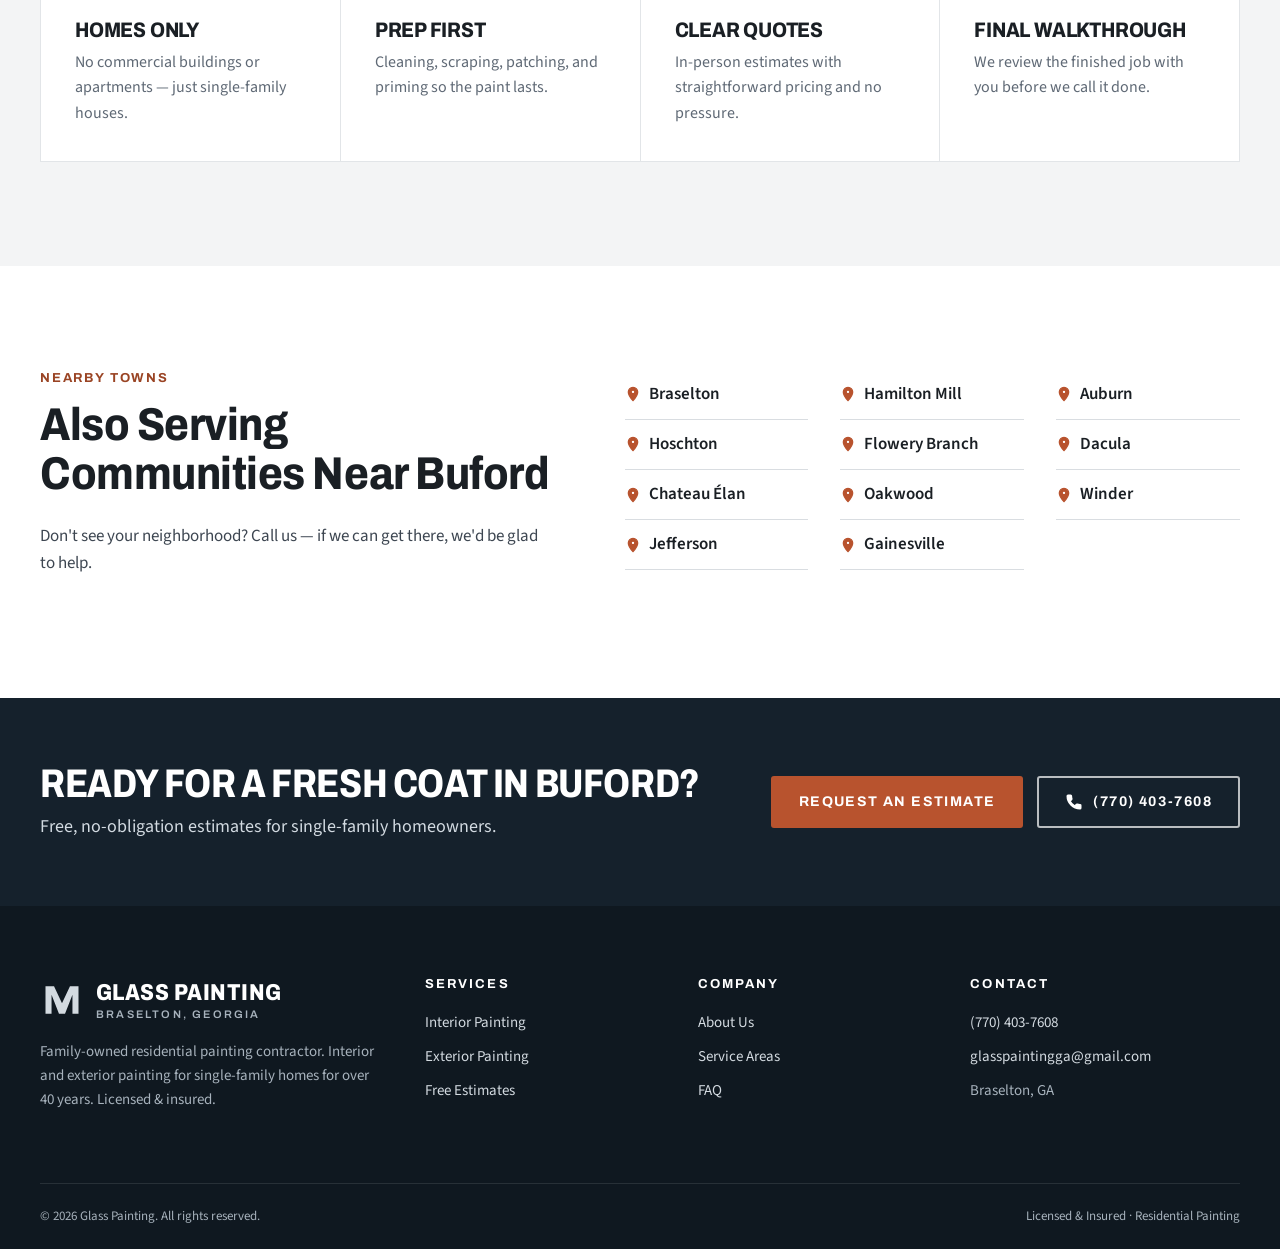
<file: areas/buford-ga/index.html>
<!doctype html>
<html lang="en" class="no-js">
<head>
  <meta charset="utf-8">
  <meta name="viewport" content="width=device-width, initial-scale=1">
  <title>House Painters in Buford, GA | Glass Painting</title>
  <meta name="description" content="Family-owned house painters serving Buford, GA. Interior and exterior painting for single-family homes. Free estimates: (770) 403-7608.">
  <meta name="robots" content="index, follow, max-image-preview:large, max-snippet:-1">
  <meta name="theme-color" content="#15212c">
  <link rel="canonical" href="https://glasspainting.homes/areas/buford-ga/">

  <meta property="og:type" content="website">
  <meta property="og:site_name" content="Glass Painting">
  <meta property="og:title" content="House Painters in Buford, GA | Glass Painting">
  <meta property="og:description" content="Family-owned house painters serving Buford, GA. Interior and exterior painting for single-family homes. Free estimates: (770) 403-7608.">
  <meta property="og:url" content="https://glasspainting.homes/areas/buford-ga/">
  <meta property="og:image" content="https://glasspainting.homes/assets/img/og-image.jpg">
  <meta property="og:locale" content="en_US">
  <meta name="twitter:card" content="summary_large_image">

  <link rel="icon" href="/assets/img/favicon.svg" type="image/svg+xml">
  <link rel="icon" href="/assets/img/favicon-32.png" sizes="32x32" type="image/png">
  <link rel="apple-touch-icon" href="/assets/img/apple-touch-icon.png">

  <link rel="preconnect" href="https://fonts.googleapis.com">
  <link rel="preconnect" href="https://fonts.gstatic.com" crossorigin>
  <link rel="stylesheet" href="https://fonts.googleapis.com/css2?family=Archivo:wdth,wght@75..125,400..800&family=Source+Sans+3:wght@400;600;700&display=swap">
  <link rel="stylesheet" href="/assets/css/styles.css?v=6">
  <style>
    .page-hero { background: var(--navy); color: #d2dae1; padding: 72px 0 64px; }
    .page-hero .label { color: var(--clay-light); }
    .page-hero h1 { color: #fff; font-size: clamp(32px, 4.2vw, 48px); text-transform: uppercase; font-stretch: 82%; margin: 0 0 16px; }
    .page-hero .lead { max-width: 38em; margin: 0 0 28px; font-size: 19px; }
    .page-hero .hero-actions { display: flex; flex-wrap: wrap; gap: 14px; }
    .crumbs { font-size: 14px; margin-bottom: 20px; color: #9aa7b2; }
    .crumbs a { color: #c5d0d8; text-decoration: none; }
    .crumbs a:hover { color: #fff; }
    .towns a { color: inherit; text-decoration: none; display: flex; align-items: center; gap: 8px; }
    .towns a:hover { color: var(--clay); }
  </style>
  <script>document.documentElement.classList.replace('no-js', 'js');</script>
  <script src="/assets/js/main.js?v=6" defer></script>

  <script type="application/ld+json">
  {
    "@context": "https://schema.org",
    "@type": "HousePainter",
    "name": "Glass Painting",
    "description": "Family-owned residential house painting serving Buford, Georgia. Interior and exterior painting for single-family homes for over 40 years.",
    "url": "https://glasspainting.homes/areas/buford-ga/",
    "telephone": "+1-770-403-7608",
    "email": "glasspaintingga@gmail.com",
    "address": {
      "@type": "PostalAddress",
      "addressLocality": "Braselton",
      "addressRegion": "GA",
      "addressCountry": "US"
    },
    "areaServed": {
      "@type": "City",
      "name": "Buford",
      "containedInPlace": { "@type": "State", "name": "Georgia" }
    }
  }
  </script>
</head>
<body>
  <a class="skip-link" href="#main">Skip to main content</a>
  <svg class="sprite" aria-hidden="true" focusable="false">
    <symbol id="i-mark" viewBox="0 0 32 32"><path fill="currentColor" d="M4 26V6h6.2l5.8 12.4L21.8 6H28v20h-4.4V12.2L18.2 26h-4.4L8.4 12.2V26H4z"/></symbol>
    <symbol id="i-phone" viewBox="0 0 24 24"><path fill="currentColor" d="M6.6 10.8a15.1 15.1 0 006.6 6.6l2.2-2.2a1 1 0 011-.24 11.4 11.4 0 003.6.57 1 1 0 011 1V20a1 1 0 01-1 1A17 17 0 013 4a1 1 0 011-1h3.5a1 1 0 011 1 11.4 11.4 0 00.57 3.6 1 1 0 01-.25 1L6.6 10.8z"/></symbol>
    <symbol id="i-pin" viewBox="0 0 24 24"><path fill="currentColor" d="M12 2a7 7 0 00-7 7c0 5.25 7 13 7 13s7-7.75 7-13a7 7 0 00-7-7zm0 9.5A2.5 2.5 0 1112 6a2.5 2.5 0 010 5.5z"/></symbol>
    <symbol id="i-shield" viewBox="0 0 24 24"><path fill="currentColor" d="M12 2l8 3v6c0 5-3.4 9.7-8 11-4.6-1.3-8-6-8-11V5l8-3zm0 2.2L6 6.1v4.9c0 3.9 2.5 7.6 6 8.8 3.5-1.2 6-4.9 6-8.8V6.1l-6-1.9z"/></symbol>
    <symbol id="i-check" viewBox="0 0 24 24"><path fill="currentColor" d="M9.5 16.2L5.3 12l1.4-1.4 2.8 2.8 7-7L18 7.8z"/></symbol>
    <symbol id="i-menu" viewBox="0 0 24 24"><path fill="currentColor" d="M4 7h16v2H4V7zm0 4h16v2H4v-2zm0 4h16v2H4v-2z"/></symbol>
    <symbol id="i-close" viewBox="0 0 24 24"><path fill="currentColor" d="M6.4 5l5.6 5.6L17.6 5 19 6.4 13.4 12 19 17.6 17.6 19 12 13.4 6.4 19 5 17.6 10.6 12 5 6.4z"/></symbol>
    <symbol id="i-arrow" viewBox="0 0 24 24"><path fill="currentColor" d="M13 5l7 7-7 7-1.4-1.4L16.2 13H4v-2h12.2l-4.6-4.6L13 5z"/></symbol>
  </svg>

  <div class="utility" role="region" aria-label="Contact information">
    <div class="wrap">
      <div class="utility-left">
        <span><svg aria-hidden="true"><use href="#i-pin"/></svg>Serving Buford &amp; Surrounding Areas</span>
        <span><svg aria-hidden="true"><use href="#i-shield"/></svg>Licensed &amp; Insured</span>
      </div>
      <div class="utility-right">
        <a href="mailto:glasspaintingga@gmail.com">glasspaintingga@gmail.com</a>
        <a href="tel:+17704037608"><svg aria-hidden="true"><use href="#i-phone"/></svg>(770) 403-7608</a>
      </div>
    </div>
  </div>

  <header class="header" id="top">
    <div class="wrap">
      <a class="logo" href="/" aria-label="Glass Painting homepage">
        <svg aria-hidden="true"><use href="#i-mark"/></svg>
        <span><span class="logo-name">Glass Painting</span><span class="logo-sub">Braselton, Georgia</span></span>
      </a>
      <nav class="nav" id="site-nav" aria-label="Main">
        <a href="/#services">Services</a>
        <a href="/#about">About</a>
        <a href="/#why-us">Why Us</a>
        <a href="/areas/">Service Areas</a>
        <a href="/#faq">FAQ</a>
      </nav>
      <a class="btn btn-clay" href="/#estimate">Free Estimate</a>
      <a class="header-call" href="tel:+17704037608" aria-label="Call (770) 403-7608"><svg aria-hidden="true"><use href="#i-phone"/></svg></a>
      <button class="menu-btn" type="button" aria-expanded="false" aria-controls="site-nav" aria-label="Open menu">
        <svg class="icon-open" aria-hidden="true"><use href="#i-menu"/></svg>
        <svg class="icon-close" aria-hidden="true"><use href="#i-close"/></svg>
      </button>
    </div>
  </header>

  <main id="main">
    <section class="page-hero" aria-labelledby="hero-title">
      <div class="wrap">
        <p class="crumbs"><a href="/">Home</a> / <a href="/areas/">Service Areas</a> / Buford</p>
        <p class="label">Family Owned · Licensed &amp; Insured · Gwinnett County</p>
        <h1 id="hero-title">House Painters in Buford, Georgia</h1>
        <p class="lead">We serve Buford homeowners who want residential house painting done carefully. Interior rooms, trim, and full exteriors for single-family homes — no commercial jobs.</p>
        <div class="hero-actions">
          <a class="btn btn-clay" href="/#estimate">Request a Free Estimate</a>
          <a class="btn btn-line" href="tel:+17704037608"><svg aria-hidden="true"><use href="#i-phone"/></svg>(770) 403-7608</a>
        </div>
      </div>
    </section>

    <section class="creds" aria-label="Credentials">
      <ul class="wrap">
        <li><svg aria-hidden="true"><use href="#i-check"/></svg>40+ Years Experience</li>
        <li><svg aria-hidden="true"><use href="#i-check"/></svg>Family Owned &amp; Operated</li>
        <li><svg aria-hidden="true"><use href="#i-shield"/></svg>Licensed &amp; Insured</li>
        <li><svg aria-hidden="true"><use href="#i-check"/></svg>Single-Family Homes Only</li>
      </ul>
    </section>

    <section class="section" aria-labelledby="services-title">
      <div class="wrap">
        <div class="head-row">
          <div>
            <p class="label">What We Paint in Buford</p>
            <h2 id="services-title">Interior &amp; Exterior House Painting</h2>
          </div>
          <p>Glass Painting is a residential house painting company — not craft glass art. We work exclusively on single-family homes in Buford and nearby towns.</p>
        </div>
        <div class="services">
          <article class="service">
            <div class="service-body">
              <h3>Interior Painting</h3>
              <p>Walls, ceilings, trim, doors, and careful prep so the finish looks sharp and lasts.</p>
              <a class="link-arrow" href="/#estimate">Get an interior quote <svg aria-hidden="true"><use href="#i-arrow"/></svg></a>
            </div>
          </article>
          <article class="service">
            <div class="service-body">
              <h3>Exterior Painting</h3>
              <p>Siding, trim, porches, and coatings chosen for Georgia sun, heat, and humidity.</p>
              <a class="link-arrow" href="/#estimate">Get an exterior quote <svg aria-hidden="true"><use href="#i-arrow"/></svg></a>
            </div>
          </article>
        </div>
      </div>
    </section>

    <section class="section alt" aria-labelledby="why-title">
      <div class="wrap">
        <p class="label">Why Buford Homeowners Call Us</p>
        <h2 id="why-title">Local, Referral-Built Painting</h2>
        <p>For more than 40 years, nearly every job has come from a past customer recommending us to a neighbor or friend. Based in Braselton, we gladly travel to Buford for free, no-obligation estimates. After you request one, we reach out within two business days to schedule a visit at your home.</p>
        <ul class="standards" style="margin-top:40px">
          <li><svg aria-hidden="true"><use href="#i-check"/></svg><h3>Homes Only</h3><p>No commercial buildings or apartments — just single-family houses.</p></li>
          <li><svg aria-hidden="true"><use href="#i-check"/></svg><h3>Prep First</h3><p>Cleaning, scraping, patching, and priming so the paint lasts.</p></li>
          <li><svg aria-hidden="true"><use href="#i-check"/></svg><h3>Clear Quotes</h3><p>In-person estimates with straightforward pricing and no pressure.</p></li>
          <li><svg aria-hidden="true"><use href="#i-check"/></svg><h3>Final Walkthrough</h3><p>We review the finished job with you before we call it done.</p></li>
        </ul>
      </div>
    </section>

    <section class="section" aria-labelledby="nearby-title">
      <div class="wrap area">
        <div>
          <p class="label">Nearby Towns</p>
          <h2 id="nearby-title">Also Serving Communities Near Buford</h2>
          <p>Don't see your neighborhood? Call us — if we can get there, we'd be glad to help.</p>
        </div>
        <ul class="towns">
            <li><a href="/areas/braselton-ga/"><svg aria-hidden="true"><use href="#i-pin"/></svg>Braselton</a></li>
            <li><a href="/areas/hoschton-ga/"><svg aria-hidden="true"><use href="#i-pin"/></svg>Hoschton</a></li>
            <li><a href="/areas/chateau-elan-ga/"><svg aria-hidden="true"><use href="#i-pin"/></svg>Chateau Élan</a></li>
            <li><a href="/areas/jefferson-ga/"><svg aria-hidden="true"><use href="#i-pin"/></svg>Jefferson</a></li>
            <li><a href="/areas/hamilton-mill-ga/"><svg aria-hidden="true"><use href="#i-pin"/></svg>Hamilton Mill</a></li>
            <li><a href="/areas/flowery-branch-ga/"><svg aria-hidden="true"><use href="#i-pin"/></svg>Flowery Branch</a></li>
            <li><a href="/areas/oakwood-ga/"><svg aria-hidden="true"><use href="#i-pin"/></svg>Oakwood</a></li>
            <li><a href="/areas/gainesville-ga/"><svg aria-hidden="true"><use href="#i-pin"/></svg>Gainesville</a></li>
            <li><a href="/areas/auburn-ga/"><svg aria-hidden="true"><use href="#i-pin"/></svg>Auburn</a></li>
            <li><a href="/areas/dacula-ga/"><svg aria-hidden="true"><use href="#i-pin"/></svg>Dacula</a></li>
            <li><a href="/areas/winder-ga/"><svg aria-hidden="true"><use href="#i-pin"/></svg>Winder</a></li>
        </ul>
      </div>
    </section>

    <section class="cta-band" aria-labelledby="cta-title">
      <div class="wrap">
        <div>
          <h2 id="cta-title">Ready for a Fresh Coat in Buford?</h2>
          <p>Free, no-obligation estimates for single-family homeowners.</p>
        </div>
        <div class="cta-actions">
          <a class="btn btn-clay" href="/#estimate">Request an Estimate</a>
          <a class="btn btn-line" href="tel:+17704037608"><svg aria-hidden="true"><use href="#i-phone"/></svg>(770) 403-7608</a>
        </div>
      </div>
    </section>
  </main>

  <footer class="site-footer">
    <div class="wrap foot">
      <div>
        <a class="logo" href="/"><svg aria-hidden="true"><use href="#i-mark"/></svg><span><span class="logo-name">Glass Painting</span><span class="logo-sub">Braselton, Georgia</span></span></a>
        <p>Family-owned residential painting contractor. Interior and exterior painting for single-family homes for over 40 years. Licensed &amp; insured.</p>
      </div>
      <nav aria-label="Services">
        <h2>Services</h2>
        <ul><li><a href="/#services">Interior Painting</a></li><li><a href="/#services">Exterior Painting</a></li><li><a href="/#estimate">Free Estimates</a></li></ul>
      </nav>
      <nav aria-label="Company">
        <h2>Company</h2>
        <ul><li><a href="/#about">About Us</a></li><li><a href="/areas/">Service Areas</a></li><li><a href="/#faq">FAQ</a></li></ul>
      </nav>
      <div>
        <h2>Contact</h2>
        <ul><li><a href="tel:+17704037608">(770) 403-7608</a></li><li><a href="mailto:glasspaintingga@gmail.com">glasspaintingga@gmail.com</a></li><li>Braselton, GA</li></ul>
      </div>
    </div>
    <div class="wrap foot-bottom">
      <p>&copy; <span id="year">2026</span> Glass Painting. All rights reserved.</p>
      <p>Licensed &amp; Insured · Residential Painting</p>
    </div>
  </footer>
</body>
</html>
</file>
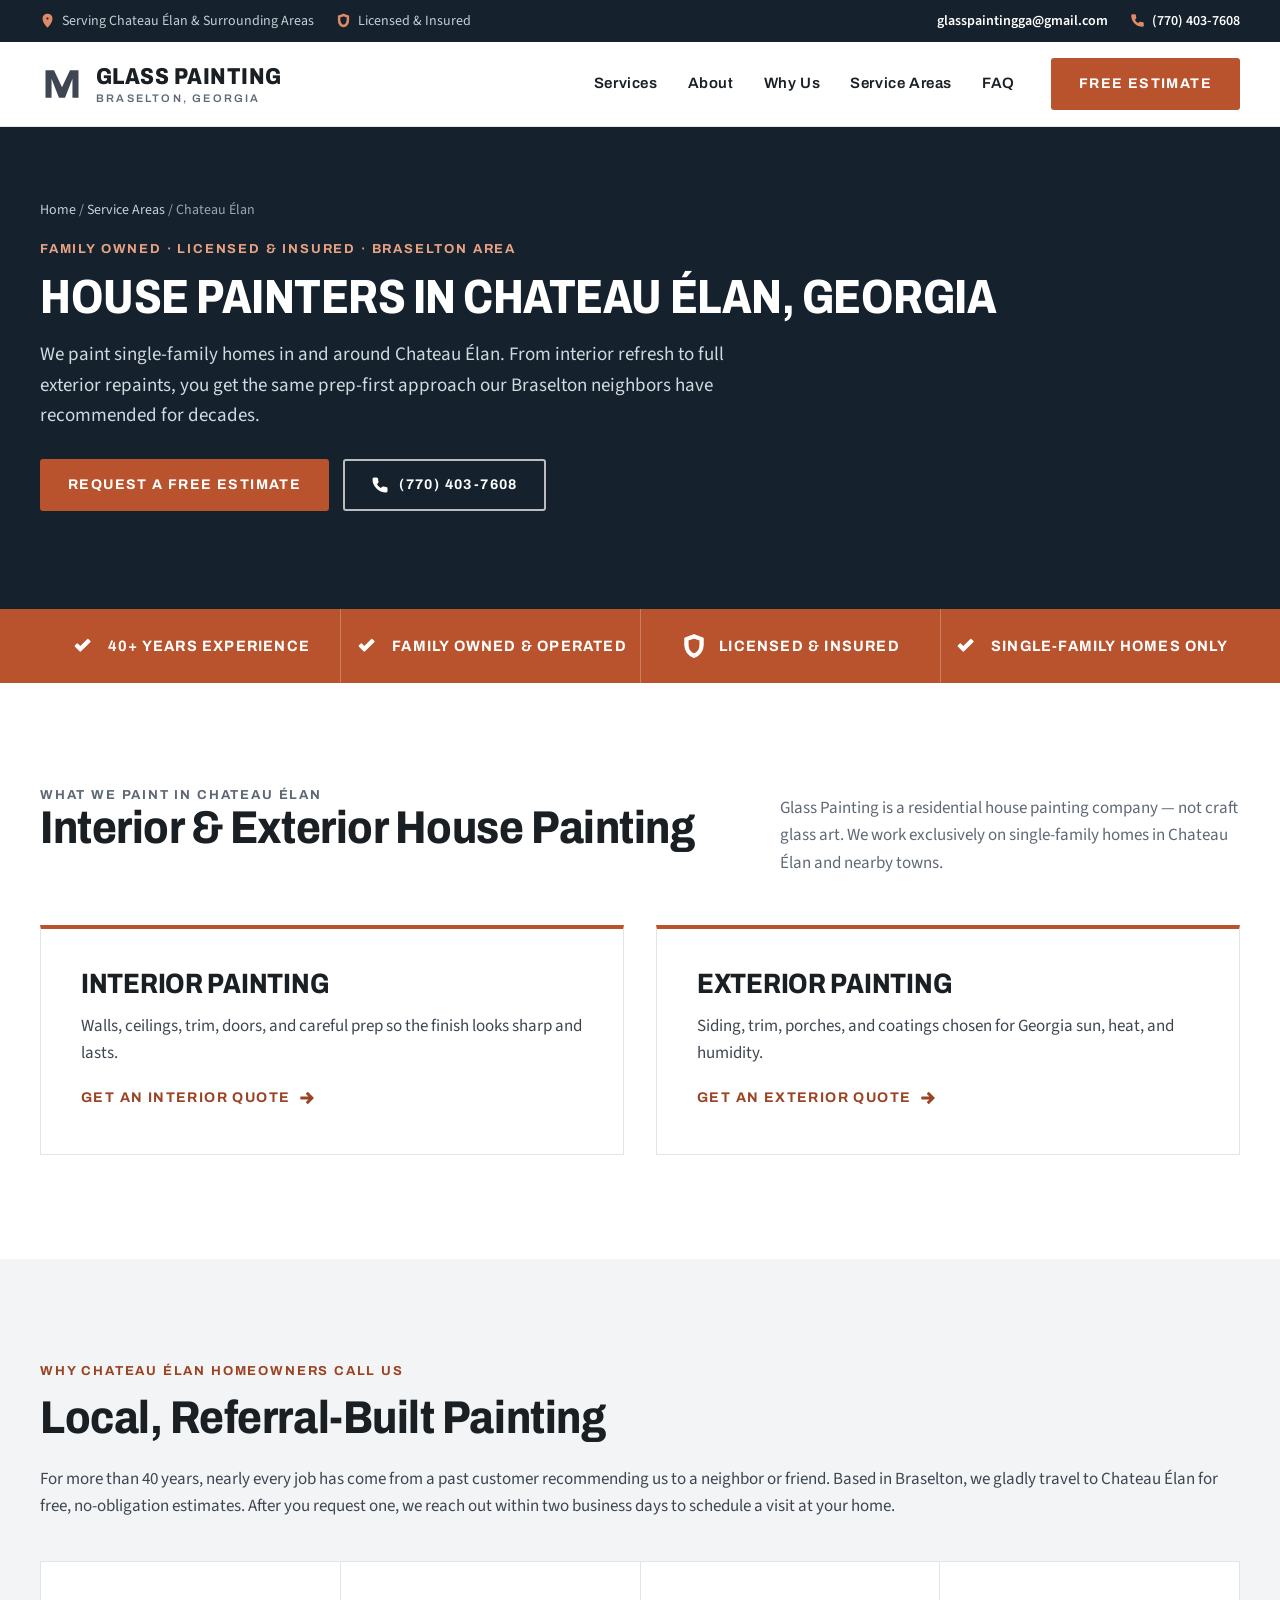
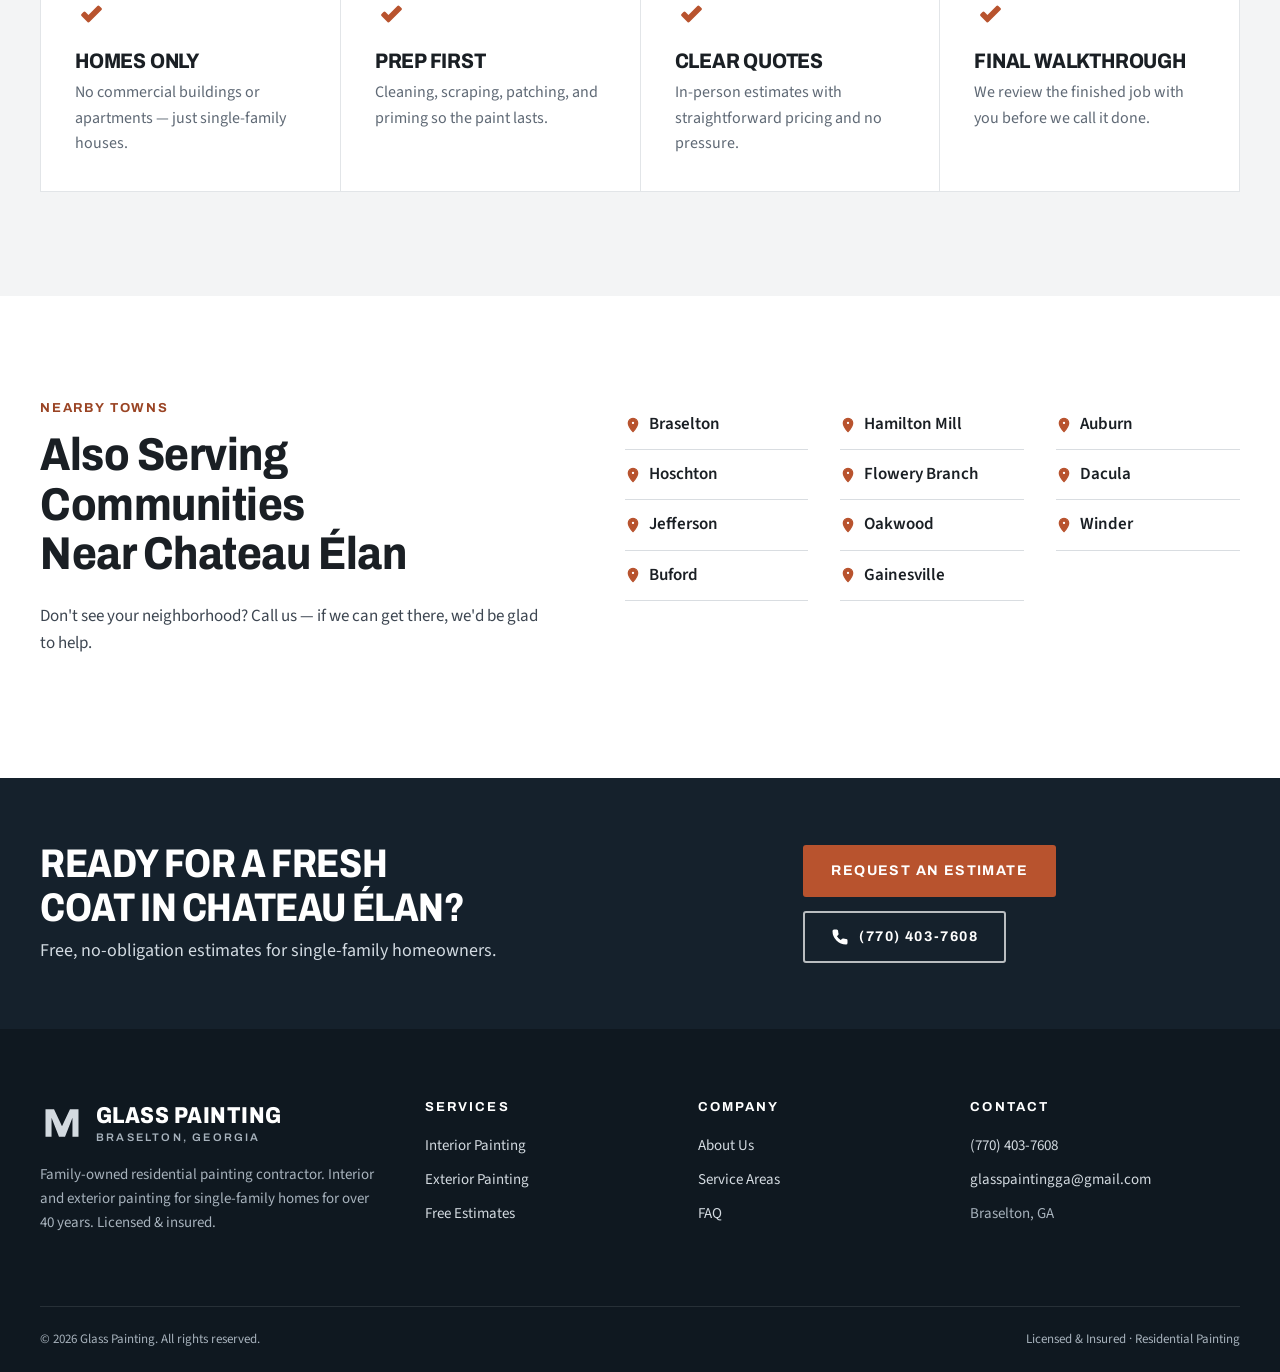
<file: areas/chateau-elan-ga/index.html>
<!doctype html>
<html lang="en" class="no-js">
<head>
  <meta charset="utf-8">
  <meta name="viewport" content="width=device-width, initial-scale=1">
  <title>House Painters in Chateau Élan, GA | Glass Painting</title>
  <meta name="description" content="Family-owned house painters serving Chateau Élan, GA. Interior and exterior painting for single-family homes. Free estimates: (770) 403-7608.">
  <meta name="robots" content="index, follow, max-image-preview:large, max-snippet:-1">
  <meta name="theme-color" content="#15212c">
  <link rel="canonical" href="https://glasspainting.homes/areas/chateau-elan-ga/">

  <meta property="og:type" content="website">
  <meta property="og:site_name" content="Glass Painting">
  <meta property="og:title" content="House Painters in Chateau Élan, GA | Glass Painting">
  <meta property="og:description" content="Family-owned house painters serving Chateau Élan, GA. Interior and exterior painting for single-family homes. Free estimates: (770) 403-7608.">
  <meta property="og:url" content="https://glasspainting.homes/areas/chateau-elan-ga/">
  <meta property="og:image" content="https://glasspainting.homes/assets/img/og-image.jpg">
  <meta property="og:locale" content="en_US">
  <meta name="twitter:card" content="summary_large_image">

  <link rel="icon" href="/assets/img/favicon.svg" type="image/svg+xml">
  <link rel="icon" href="/assets/img/favicon-32.png" sizes="32x32" type="image/png">
  <link rel="apple-touch-icon" href="/assets/img/apple-touch-icon.png">

  <link rel="preconnect" href="https://fonts.googleapis.com">
  <link rel="preconnect" href="https://fonts.gstatic.com" crossorigin>
  <link rel="stylesheet" href="https://fonts.googleapis.com/css2?family=Archivo:wdth,wght@75..125,400..800&family=Source+Sans+3:wght@400;600;700&display=swap">
  <link rel="stylesheet" href="/assets/css/styles.css?v=6">
  <style>
    .page-hero { background: var(--navy); color: #d2dae1; padding: 72px 0 64px; }
    .page-hero .label { color: var(--clay-light); }
    .page-hero h1 { color: #fff; font-size: clamp(32px, 4.2vw, 48px); text-transform: uppercase; font-stretch: 82%; margin: 0 0 16px; }
    .page-hero .lead { max-width: 38em; margin: 0 0 28px; font-size: 19px; }
    .page-hero .hero-actions { display: flex; flex-wrap: wrap; gap: 14px; }
    .crumbs { font-size: 14px; margin-bottom: 20px; color: #9aa7b2; }
    .crumbs a { color: #c5d0d8; text-decoration: none; }
    .crumbs a:hover { color: #fff; }
    .towns a { color: inherit; text-decoration: none; display: flex; align-items: center; gap: 8px; }
    .towns a:hover { color: var(--clay); }
  </style>
  <script>document.documentElement.classList.replace('no-js', 'js');</script>
  <script src="/assets/js/main.js?v=6" defer></script>

  <script type="application/ld+json">
  {
    "@context": "https://schema.org",
    "@type": "HousePainter",
    "name": "Glass Painting",
    "description": "Family-owned residential house painting serving Chateau Élan, Georgia. Interior and exterior painting for single-family homes for over 40 years.",
    "url": "https://glasspainting.homes/areas/chateau-elan-ga/",
    "telephone": "+1-770-403-7608",
    "email": "glasspaintingga@gmail.com",
    "address": {
      "@type": "PostalAddress",
      "addressLocality": "Braselton",
      "addressRegion": "GA",
      "addressCountry": "US"
    },
    "areaServed": {
      "@type": "City",
      "name": "Chateau Élan",
      "containedInPlace": { "@type": "State", "name": "Georgia" }
    }
  }
  </script>
</head>
<body>
  <a class="skip-link" href="#main">Skip to main content</a>
  <svg class="sprite" aria-hidden="true" focusable="false">
    <symbol id="i-mark" viewBox="0 0 32 32"><path fill="currentColor" d="M4 26V6h6.2l5.8 12.4L21.8 6H28v20h-4.4V12.2L18.2 26h-4.4L8.4 12.2V26H4z"/></symbol>
    <symbol id="i-phone" viewBox="0 0 24 24"><path fill="currentColor" d="M6.6 10.8a15.1 15.1 0 006.6 6.6l2.2-2.2a1 1 0 011-.24 11.4 11.4 0 003.6.57 1 1 0 011 1V20a1 1 0 01-1 1A17 17 0 013 4a1 1 0 011-1h3.5a1 1 0 011 1 11.4 11.4 0 00.57 3.6 1 1 0 01-.25 1L6.6 10.8z"/></symbol>
    <symbol id="i-pin" viewBox="0 0 24 24"><path fill="currentColor" d="M12 2a7 7 0 00-7 7c0 5.25 7 13 7 13s7-7.75 7-13a7 7 0 00-7-7zm0 9.5A2.5 2.5 0 1112 6a2.5 2.5 0 010 5.5z"/></symbol>
    <symbol id="i-shield" viewBox="0 0 24 24"><path fill="currentColor" d="M12 2l8 3v6c0 5-3.4 9.7-8 11-4.6-1.3-8-6-8-11V5l8-3zm0 2.2L6 6.1v4.9c0 3.9 2.5 7.6 6 8.8 3.5-1.2 6-4.9 6-8.8V6.1l-6-1.9z"/></symbol>
    <symbol id="i-check" viewBox="0 0 24 24"><path fill="currentColor" d="M9.5 16.2L5.3 12l1.4-1.4 2.8 2.8 7-7L18 7.8z"/></symbol>
    <symbol id="i-menu" viewBox="0 0 24 24"><path fill="currentColor" d="M4 7h16v2H4V7zm0 4h16v2H4v-2zm0 4h16v2H4v-2z"/></symbol>
    <symbol id="i-close" viewBox="0 0 24 24"><path fill="currentColor" d="M6.4 5l5.6 5.6L17.6 5 19 6.4 13.4 12 19 17.6 17.6 19 12 13.4 6.4 19 5 17.6 10.6 12 5 6.4z"/></symbol>
    <symbol id="i-arrow" viewBox="0 0 24 24"><path fill="currentColor" d="M13 5l7 7-7 7-1.4-1.4L16.2 13H4v-2h12.2l-4.6-4.6L13 5z"/></symbol>
  </svg>

  <div class="utility" role="region" aria-label="Contact information">
    <div class="wrap">
      <div class="utility-left">
        <span><svg aria-hidden="true"><use href="#i-pin"/></svg>Serving Chateau Élan &amp; Surrounding Areas</span>
        <span><svg aria-hidden="true"><use href="#i-shield"/></svg>Licensed &amp; Insured</span>
      </div>
      <div class="utility-right">
        <a href="mailto:glasspaintingga@gmail.com">glasspaintingga@gmail.com</a>
        <a href="tel:+17704037608"><svg aria-hidden="true"><use href="#i-phone"/></svg>(770) 403-7608</a>
      </div>
    </div>
  </div>

  <header class="header" id="top">
    <div class="wrap">
      <a class="logo" href="/" aria-label="Glass Painting homepage">
        <svg aria-hidden="true"><use href="#i-mark"/></svg>
        <span><span class="logo-name">Glass Painting</span><span class="logo-sub">Braselton, Georgia</span></span>
      </a>
      <nav class="nav" id="site-nav" aria-label="Main">
        <a href="/#services">Services</a>
        <a href="/#about">About</a>
        <a href="/#why-us">Why Us</a>
        <a href="/areas/">Service Areas</a>
        <a href="/#faq">FAQ</a>
      </nav>
      <a class="btn btn-clay" href="/#estimate">Free Estimate</a>
      <a class="header-call" href="tel:+17704037608" aria-label="Call (770) 403-7608"><svg aria-hidden="true"><use href="#i-phone"/></svg></a>
      <button class="menu-btn" type="button" aria-expanded="false" aria-controls="site-nav" aria-label="Open menu">
        <svg class="icon-open" aria-hidden="true"><use href="#i-menu"/></svg>
        <svg class="icon-close" aria-hidden="true"><use href="#i-close"/></svg>
      </button>
    </div>
  </header>

  <main id="main">
    <section class="page-hero" aria-labelledby="hero-title">
      <div class="wrap">
        <p class="crumbs"><a href="/">Home</a> / <a href="/areas/">Service Areas</a> / Chateau Élan</p>
        <p class="label">Family Owned · Licensed &amp; Insured · Braselton area</p>
        <h1 id="hero-title">House Painters in Chateau Élan, Georgia</h1>
        <p class="lead">We paint single-family homes in and around Chateau Élan. From interior refresh to full exterior repaints, you get the same prep-first approach our Braselton neighbors have recommended for decades.</p>
        <div class="hero-actions">
          <a class="btn btn-clay" href="/#estimate">Request a Free Estimate</a>
          <a class="btn btn-line" href="tel:+17704037608"><svg aria-hidden="true"><use href="#i-phone"/></svg>(770) 403-7608</a>
        </div>
      </div>
    </section>

    <section class="creds" aria-label="Credentials">
      <ul class="wrap">
        <li><svg aria-hidden="true"><use href="#i-check"/></svg>40+ Years Experience</li>
        <li><svg aria-hidden="true"><use href="#i-check"/></svg>Family Owned &amp; Operated</li>
        <li><svg aria-hidden="true"><use href="#i-shield"/></svg>Licensed &amp; Insured</li>
        <li><svg aria-hidden="true"><use href="#i-check"/></svg>Single-Family Homes Only</li>
      </ul>
    </section>

    <section class="section" aria-labelledby="services-title">
      <div class="wrap">
        <div class="head-row">
          <div>
            <p class="label">What We Paint in Chateau Élan</p>
            <h2 id="services-title">Interior &amp; Exterior House Painting</h2>
          </div>
          <p>Glass Painting is a residential house painting company — not craft glass art. We work exclusively on single-family homes in Chateau Élan and nearby towns.</p>
        </div>
        <div class="services">
          <article class="service">
            <div class="service-body">
              <h3>Interior Painting</h3>
              <p>Walls, ceilings, trim, doors, and careful prep so the finish looks sharp and lasts.</p>
              <a class="link-arrow" href="/#estimate">Get an interior quote <svg aria-hidden="true"><use href="#i-arrow"/></svg></a>
            </div>
          </article>
          <article class="service">
            <div class="service-body">
              <h3>Exterior Painting</h3>
              <p>Siding, trim, porches, and coatings chosen for Georgia sun, heat, and humidity.</p>
              <a class="link-arrow" href="/#estimate">Get an exterior quote <svg aria-hidden="true"><use href="#i-arrow"/></svg></a>
            </div>
          </article>
        </div>
      </div>
    </section>

    <section class="section alt" aria-labelledby="why-title">
      <div class="wrap">
        <p class="label">Why Chateau Élan Homeowners Call Us</p>
        <h2 id="why-title">Local, Referral-Built Painting</h2>
        <p>For more than 40 years, nearly every job has come from a past customer recommending us to a neighbor or friend. Based in Braselton, we gladly travel to Chateau Élan for free, no-obligation estimates. After you request one, we reach out within two business days to schedule a visit at your home.</p>
        <ul class="standards" style="margin-top:40px">
          <li><svg aria-hidden="true"><use href="#i-check"/></svg><h3>Homes Only</h3><p>No commercial buildings or apartments — just single-family houses.</p></li>
          <li><svg aria-hidden="true"><use href="#i-check"/></svg><h3>Prep First</h3><p>Cleaning, scraping, patching, and priming so the paint lasts.</p></li>
          <li><svg aria-hidden="true"><use href="#i-check"/></svg><h3>Clear Quotes</h3><p>In-person estimates with straightforward pricing and no pressure.</p></li>
          <li><svg aria-hidden="true"><use href="#i-check"/></svg><h3>Final Walkthrough</h3><p>We review the finished job with you before we call it done.</p></li>
        </ul>
      </div>
    </section>

    <section class="section" aria-labelledby="nearby-title">
      <div class="wrap area">
        <div>
          <p class="label">Nearby Towns</p>
          <h2 id="nearby-title">Also Serving Communities Near Chateau Élan</h2>
          <p>Don't see your neighborhood? Call us — if we can get there, we'd be glad to help.</p>
        </div>
        <ul class="towns">
            <li><a href="/areas/braselton-ga/"><svg aria-hidden="true"><use href="#i-pin"/></svg>Braselton</a></li>
            <li><a href="/areas/hoschton-ga/"><svg aria-hidden="true"><use href="#i-pin"/></svg>Hoschton</a></li>
            <li><a href="/areas/jefferson-ga/"><svg aria-hidden="true"><use href="#i-pin"/></svg>Jefferson</a></li>
            <li><a href="/areas/buford-ga/"><svg aria-hidden="true"><use href="#i-pin"/></svg>Buford</a></li>
            <li><a href="/areas/hamilton-mill-ga/"><svg aria-hidden="true"><use href="#i-pin"/></svg>Hamilton Mill</a></li>
            <li><a href="/areas/flowery-branch-ga/"><svg aria-hidden="true"><use href="#i-pin"/></svg>Flowery Branch</a></li>
            <li><a href="/areas/oakwood-ga/"><svg aria-hidden="true"><use href="#i-pin"/></svg>Oakwood</a></li>
            <li><a href="/areas/gainesville-ga/"><svg aria-hidden="true"><use href="#i-pin"/></svg>Gainesville</a></li>
            <li><a href="/areas/auburn-ga/"><svg aria-hidden="true"><use href="#i-pin"/></svg>Auburn</a></li>
            <li><a href="/areas/dacula-ga/"><svg aria-hidden="true"><use href="#i-pin"/></svg>Dacula</a></li>
            <li><a href="/areas/winder-ga/"><svg aria-hidden="true"><use href="#i-pin"/></svg>Winder</a></li>
        </ul>
      </div>
    </section>

    <section class="cta-band" aria-labelledby="cta-title">
      <div class="wrap">
        <div>
          <h2 id="cta-title">Ready for a Fresh Coat in Chateau Élan?</h2>
          <p>Free, no-obligation estimates for single-family homeowners.</p>
        </div>
        <div class="cta-actions">
          <a class="btn btn-clay" href="/#estimate">Request an Estimate</a>
          <a class="btn btn-line" href="tel:+17704037608"><svg aria-hidden="true"><use href="#i-phone"/></svg>(770) 403-7608</a>
        </div>
      </div>
    </section>
  </main>

  <footer class="site-footer">
    <div class="wrap foot">
      <div>
        <a class="logo" href="/"><svg aria-hidden="true"><use href="#i-mark"/></svg><span><span class="logo-name">Glass Painting</span><span class="logo-sub">Braselton, Georgia</span></span></a>
        <p>Family-owned residential painting contractor. Interior and exterior painting for single-family homes for over 40 years. Licensed &amp; insured.</p>
      </div>
      <nav aria-label="Services">
        <h2>Services</h2>
        <ul><li><a href="/#services">Interior Painting</a></li><li><a href="/#services">Exterior Painting</a></li><li><a href="/#estimate">Free Estimates</a></li></ul>
      </nav>
      <nav aria-label="Company">
        <h2>Company</h2>
        <ul><li><a href="/#about">About Us</a></li><li><a href="/areas/">Service Areas</a></li><li><a href="/#faq">FAQ</a></li></ul>
      </nav>
      <div>
        <h2>Contact</h2>
        <ul><li><a href="tel:+17704037608">(770) 403-7608</a></li><li><a href="mailto:glasspaintingga@gmail.com">glasspaintingga@gmail.com</a></li><li>Braselton, GA</li></ul>
      </div>
    </div>
    <div class="wrap foot-bottom">
      <p>&copy; <span id="year">2026</span> Glass Painting. All rights reserved.</p>
      <p>Licensed &amp; Insured · Residential Painting</p>
    </div>
  </footer>
</body>
</html>
</file>
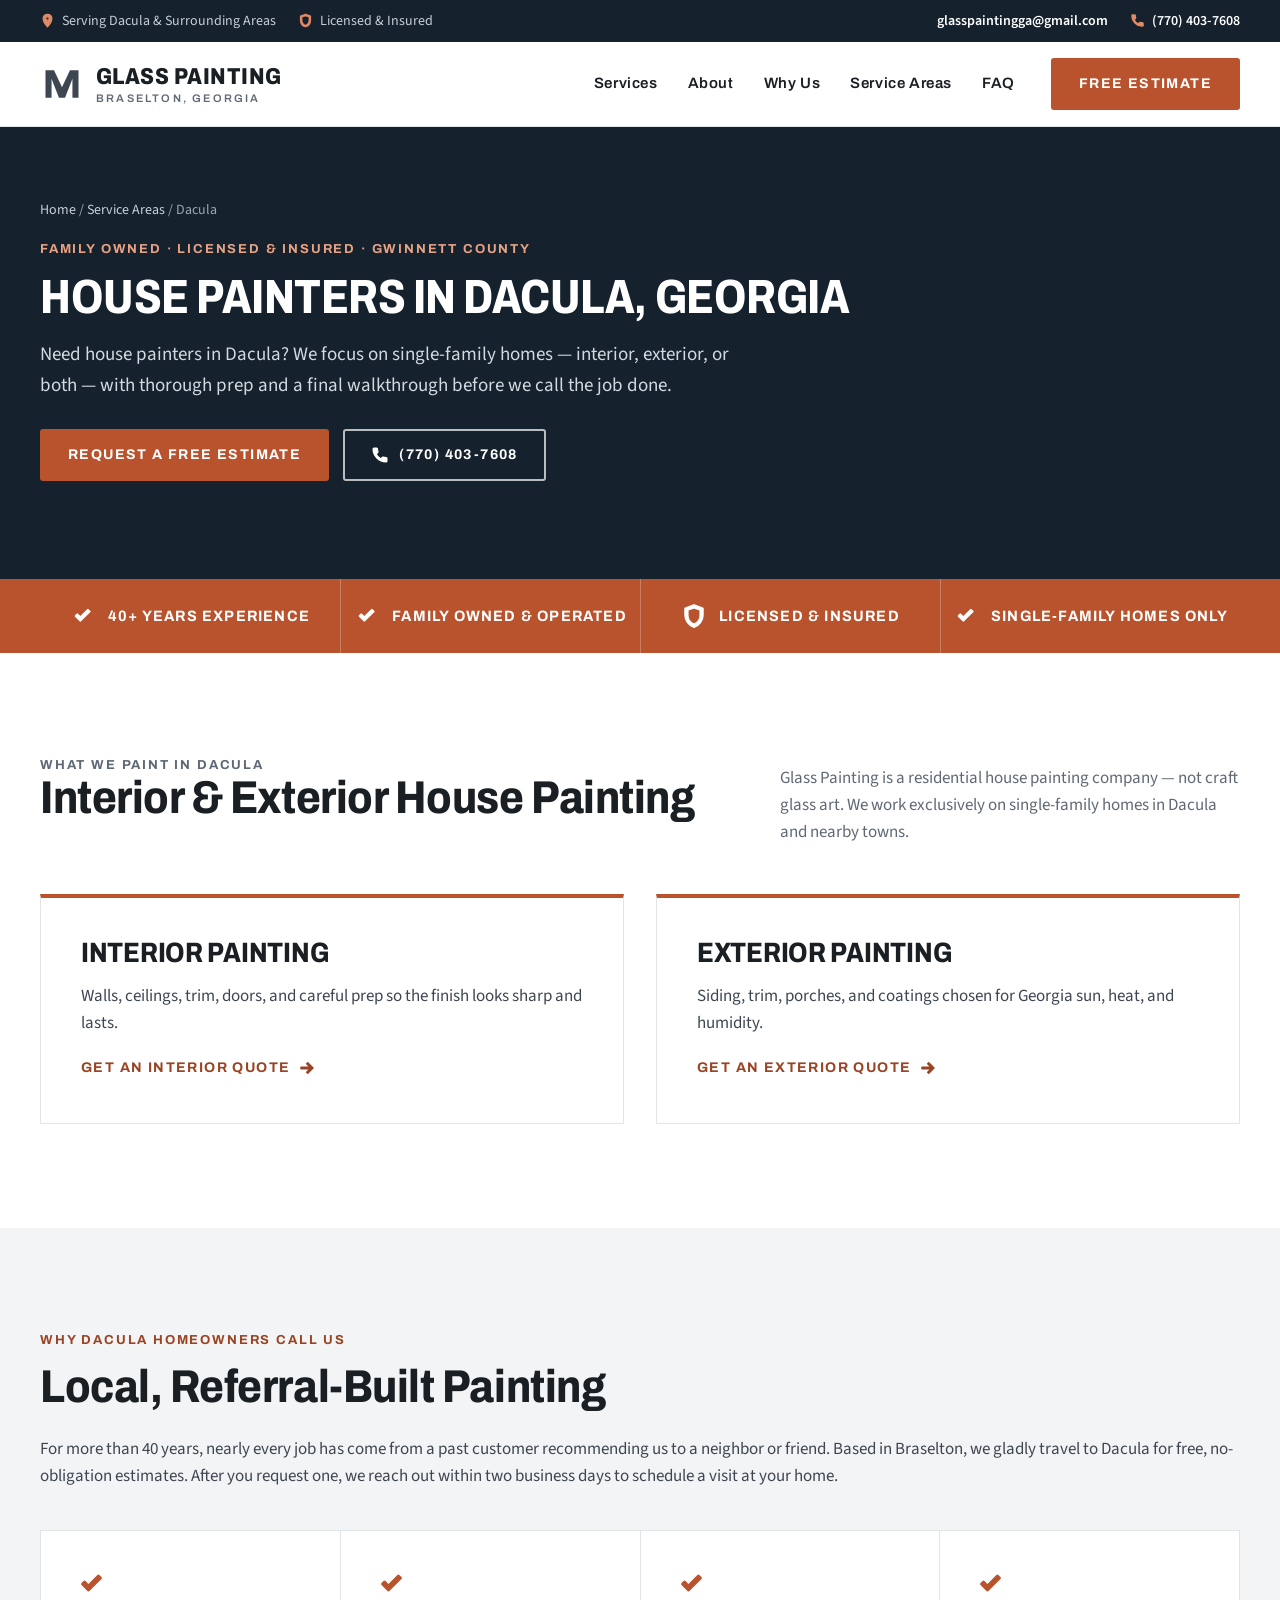
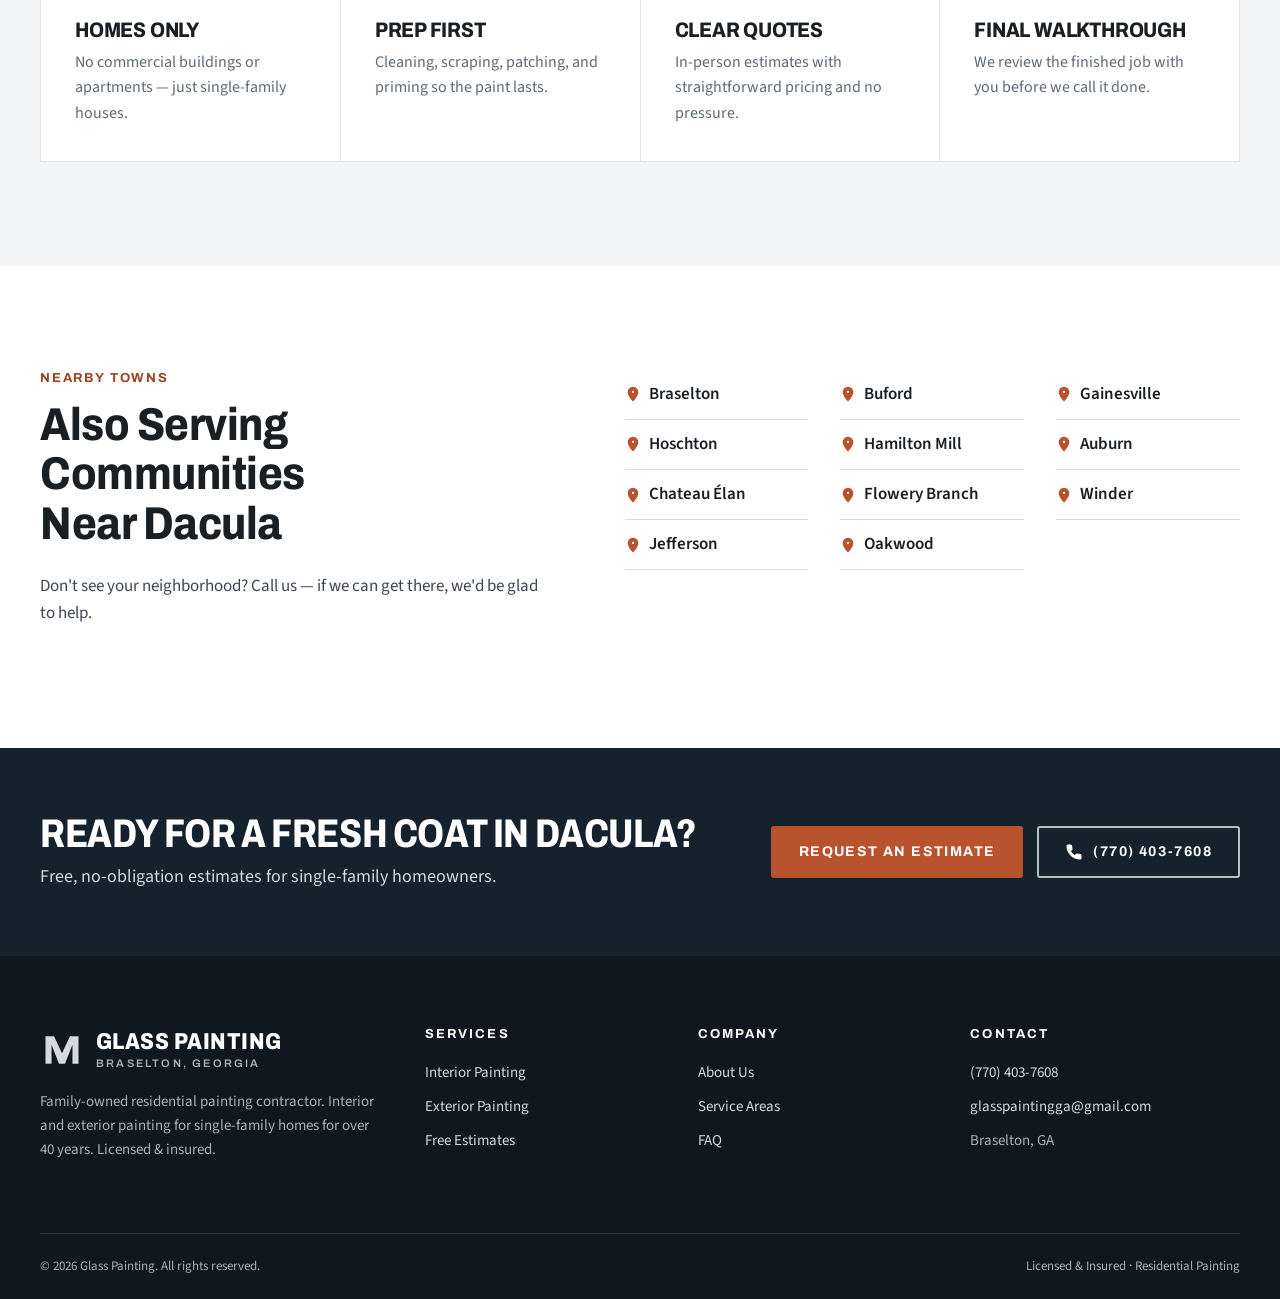
<file: areas/dacula-ga/index.html>
<!doctype html>
<html lang="en" class="no-js">
<head>
  <meta charset="utf-8">
  <meta name="viewport" content="width=device-width, initial-scale=1">
  <title>House Painters in Dacula, GA | Glass Painting</title>
  <meta name="description" content="Family-owned house painters serving Dacula, GA. Interior and exterior painting for single-family homes. Free estimates: (770) 403-7608.">
  <meta name="robots" content="index, follow, max-image-preview:large, max-snippet:-1">
  <meta name="theme-color" content="#15212c">
  <link rel="canonical" href="https://glasspainting.homes/areas/dacula-ga/">

  <meta property="og:type" content="website">
  <meta property="og:site_name" content="Glass Painting">
  <meta property="og:title" content="House Painters in Dacula, GA | Glass Painting">
  <meta property="og:description" content="Family-owned house painters serving Dacula, GA. Interior and exterior painting for single-family homes. Free estimates: (770) 403-7608.">
  <meta property="og:url" content="https://glasspainting.homes/areas/dacula-ga/">
  <meta property="og:image" content="https://glasspainting.homes/assets/img/og-image.jpg">
  <meta property="og:locale" content="en_US">
  <meta name="twitter:card" content="summary_large_image">

  <link rel="icon" href="/assets/img/favicon.svg" type="image/svg+xml">
  <link rel="icon" href="/assets/img/favicon-32.png" sizes="32x32" type="image/png">
  <link rel="apple-touch-icon" href="/assets/img/apple-touch-icon.png">

  <link rel="preconnect" href="https://fonts.googleapis.com">
  <link rel="preconnect" href="https://fonts.gstatic.com" crossorigin>
  <link rel="stylesheet" href="https://fonts.googleapis.com/css2?family=Archivo:wdth,wght@75..125,400..800&family=Source+Sans+3:wght@400;600;700&display=swap">
  <link rel="stylesheet" href="/assets/css/styles.css?v=6">
  <style>
    .page-hero { background: var(--navy); color: #d2dae1; padding: 72px 0 64px; }
    .page-hero .label { color: var(--clay-light); }
    .page-hero h1 { color: #fff; font-size: clamp(32px, 4.2vw, 48px); text-transform: uppercase; font-stretch: 82%; margin: 0 0 16px; }
    .page-hero .lead { max-width: 38em; margin: 0 0 28px; font-size: 19px; }
    .page-hero .hero-actions { display: flex; flex-wrap: wrap; gap: 14px; }
    .crumbs { font-size: 14px; margin-bottom: 20px; color: #9aa7b2; }
    .crumbs a { color: #c5d0d8; text-decoration: none; }
    .crumbs a:hover { color: #fff; }
    .towns a { color: inherit; text-decoration: none; display: flex; align-items: center; gap: 8px; }
    .towns a:hover { color: var(--clay); }
  </style>
  <script>document.documentElement.classList.replace('no-js', 'js');</script>
  <script src="/assets/js/main.js?v=6" defer></script>

  <script type="application/ld+json">
  {
    "@context": "https://schema.org",
    "@type": "HousePainter",
    "name": "Glass Painting",
    "description": "Family-owned residential house painting serving Dacula, Georgia. Interior and exterior painting for single-family homes for over 40 years.",
    "url": "https://glasspainting.homes/areas/dacula-ga/",
    "telephone": "+1-770-403-7608",
    "email": "glasspaintingga@gmail.com",
    "address": {
      "@type": "PostalAddress",
      "addressLocality": "Braselton",
      "addressRegion": "GA",
      "addressCountry": "US"
    },
    "areaServed": {
      "@type": "City",
      "name": "Dacula",
      "containedInPlace": { "@type": "State", "name": "Georgia" }
    }
  }
  </script>
</head>
<body>
  <a class="skip-link" href="#main">Skip to main content</a>
  <svg class="sprite" aria-hidden="true" focusable="false">
    <symbol id="i-mark" viewBox="0 0 32 32"><path fill="currentColor" d="M4 26V6h6.2l5.8 12.4L21.8 6H28v20h-4.4V12.2L18.2 26h-4.4L8.4 12.2V26H4z"/></symbol>
    <symbol id="i-phone" viewBox="0 0 24 24"><path fill="currentColor" d="M6.6 10.8a15.1 15.1 0 006.6 6.6l2.2-2.2a1 1 0 011-.24 11.4 11.4 0 003.6.57 1 1 0 011 1V20a1 1 0 01-1 1A17 17 0 013 4a1 1 0 011-1h3.5a1 1 0 011 1 11.4 11.4 0 00.57 3.6 1 1 0 01-.25 1L6.6 10.8z"/></symbol>
    <symbol id="i-pin" viewBox="0 0 24 24"><path fill="currentColor" d="M12 2a7 7 0 00-7 7c0 5.25 7 13 7 13s7-7.75 7-13a7 7 0 00-7-7zm0 9.5A2.5 2.5 0 1112 6a2.5 2.5 0 010 5.5z"/></symbol>
    <symbol id="i-shield" viewBox="0 0 24 24"><path fill="currentColor" d="M12 2l8 3v6c0 5-3.4 9.7-8 11-4.6-1.3-8-6-8-11V5l8-3zm0 2.2L6 6.1v4.9c0 3.9 2.5 7.6 6 8.8 3.5-1.2 6-4.9 6-8.8V6.1l-6-1.9z"/></symbol>
    <symbol id="i-check" viewBox="0 0 24 24"><path fill="currentColor" d="M9.5 16.2L5.3 12l1.4-1.4 2.8 2.8 7-7L18 7.8z"/></symbol>
    <symbol id="i-menu" viewBox="0 0 24 24"><path fill="currentColor" d="M4 7h16v2H4V7zm0 4h16v2H4v-2zm0 4h16v2H4v-2z"/></symbol>
    <symbol id="i-close" viewBox="0 0 24 24"><path fill="currentColor" d="M6.4 5l5.6 5.6L17.6 5 19 6.4 13.4 12 19 17.6 17.6 19 12 13.4 6.4 19 5 17.6 10.6 12 5 6.4z"/></symbol>
    <symbol id="i-arrow" viewBox="0 0 24 24"><path fill="currentColor" d="M13 5l7 7-7 7-1.4-1.4L16.2 13H4v-2h12.2l-4.6-4.6L13 5z"/></symbol>
  </svg>

  <div class="utility" role="region" aria-label="Contact information">
    <div class="wrap">
      <div class="utility-left">
        <span><svg aria-hidden="true"><use href="#i-pin"/></svg>Serving Dacula &amp; Surrounding Areas</span>
        <span><svg aria-hidden="true"><use href="#i-shield"/></svg>Licensed &amp; Insured</span>
      </div>
      <div class="utility-right">
        <a href="mailto:glasspaintingga@gmail.com">glasspaintingga@gmail.com</a>
        <a href="tel:+17704037608"><svg aria-hidden="true"><use href="#i-phone"/></svg>(770) 403-7608</a>
      </div>
    </div>
  </div>

  <header class="header" id="top">
    <div class="wrap">
      <a class="logo" href="/" aria-label="Glass Painting homepage">
        <svg aria-hidden="true"><use href="#i-mark"/></svg>
        <span><span class="logo-name">Glass Painting</span><span class="logo-sub">Braselton, Georgia</span></span>
      </a>
      <nav class="nav" id="site-nav" aria-label="Main">
        <a href="/#services">Services</a>
        <a href="/#about">About</a>
        <a href="/#why-us">Why Us</a>
        <a href="/areas/">Service Areas</a>
        <a href="/#faq">FAQ</a>
      </nav>
      <a class="btn btn-clay" href="/#estimate">Free Estimate</a>
      <a class="header-call" href="tel:+17704037608" aria-label="Call (770) 403-7608"><svg aria-hidden="true"><use href="#i-phone"/></svg></a>
      <button class="menu-btn" type="button" aria-expanded="false" aria-controls="site-nav" aria-label="Open menu">
        <svg class="icon-open" aria-hidden="true"><use href="#i-menu"/></svg>
        <svg class="icon-close" aria-hidden="true"><use href="#i-close"/></svg>
      </button>
    </div>
  </header>

  <main id="main">
    <section class="page-hero" aria-labelledby="hero-title">
      <div class="wrap">
        <p class="crumbs"><a href="/">Home</a> / <a href="/areas/">Service Areas</a> / Dacula</p>
        <p class="label">Family Owned · Licensed &amp; Insured · Gwinnett County</p>
        <h1 id="hero-title">House Painters in Dacula, Georgia</h1>
        <p class="lead">Need house painters in Dacula? We focus on single-family homes — interior, exterior, or both — with thorough prep and a final walkthrough before we call the job done.</p>
        <div class="hero-actions">
          <a class="btn btn-clay" href="/#estimate">Request a Free Estimate</a>
          <a class="btn btn-line" href="tel:+17704037608"><svg aria-hidden="true"><use href="#i-phone"/></svg>(770) 403-7608</a>
        </div>
      </div>
    </section>

    <section class="creds" aria-label="Credentials">
      <ul class="wrap">
        <li><svg aria-hidden="true"><use href="#i-check"/></svg>40+ Years Experience</li>
        <li><svg aria-hidden="true"><use href="#i-check"/></svg>Family Owned &amp; Operated</li>
        <li><svg aria-hidden="true"><use href="#i-shield"/></svg>Licensed &amp; Insured</li>
        <li><svg aria-hidden="true"><use href="#i-check"/></svg>Single-Family Homes Only</li>
      </ul>
    </section>

    <section class="section" aria-labelledby="services-title">
      <div class="wrap">
        <div class="head-row">
          <div>
            <p class="label">What We Paint in Dacula</p>
            <h2 id="services-title">Interior &amp; Exterior House Painting</h2>
          </div>
          <p>Glass Painting is a residential house painting company — not craft glass art. We work exclusively on single-family homes in Dacula and nearby towns.</p>
        </div>
        <div class="services">
          <article class="service">
            <div class="service-body">
              <h3>Interior Painting</h3>
              <p>Walls, ceilings, trim, doors, and careful prep so the finish looks sharp and lasts.</p>
              <a class="link-arrow" href="/#estimate">Get an interior quote <svg aria-hidden="true"><use href="#i-arrow"/></svg></a>
            </div>
          </article>
          <article class="service">
            <div class="service-body">
              <h3>Exterior Painting</h3>
              <p>Siding, trim, porches, and coatings chosen for Georgia sun, heat, and humidity.</p>
              <a class="link-arrow" href="/#estimate">Get an exterior quote <svg aria-hidden="true"><use href="#i-arrow"/></svg></a>
            </div>
          </article>
        </div>
      </div>
    </section>

    <section class="section alt" aria-labelledby="why-title">
      <div class="wrap">
        <p class="label">Why Dacula Homeowners Call Us</p>
        <h2 id="why-title">Local, Referral-Built Painting</h2>
        <p>For more than 40 years, nearly every job has come from a past customer recommending us to a neighbor or friend. Based in Braselton, we gladly travel to Dacula for free, no-obligation estimates. After you request one, we reach out within two business days to schedule a visit at your home.</p>
        <ul class="standards" style="margin-top:40px">
          <li><svg aria-hidden="true"><use href="#i-check"/></svg><h3>Homes Only</h3><p>No commercial buildings or apartments — just single-family houses.</p></li>
          <li><svg aria-hidden="true"><use href="#i-check"/></svg><h3>Prep First</h3><p>Cleaning, scraping, patching, and priming so the paint lasts.</p></li>
          <li><svg aria-hidden="true"><use href="#i-check"/></svg><h3>Clear Quotes</h3><p>In-person estimates with straightforward pricing and no pressure.</p></li>
          <li><svg aria-hidden="true"><use href="#i-check"/></svg><h3>Final Walkthrough</h3><p>We review the finished job with you before we call it done.</p></li>
        </ul>
      </div>
    </section>

    <section class="section" aria-labelledby="nearby-title">
      <div class="wrap area">
        <div>
          <p class="label">Nearby Towns</p>
          <h2 id="nearby-title">Also Serving Communities Near Dacula</h2>
          <p>Don't see your neighborhood? Call us — if we can get there, we'd be glad to help.</p>
        </div>
        <ul class="towns">
            <li><a href="/areas/braselton-ga/"><svg aria-hidden="true"><use href="#i-pin"/></svg>Braselton</a></li>
            <li><a href="/areas/hoschton-ga/"><svg aria-hidden="true"><use href="#i-pin"/></svg>Hoschton</a></li>
            <li><a href="/areas/chateau-elan-ga/"><svg aria-hidden="true"><use href="#i-pin"/></svg>Chateau Élan</a></li>
            <li><a href="/areas/jefferson-ga/"><svg aria-hidden="true"><use href="#i-pin"/></svg>Jefferson</a></li>
            <li><a href="/areas/buford-ga/"><svg aria-hidden="true"><use href="#i-pin"/></svg>Buford</a></li>
            <li><a href="/areas/hamilton-mill-ga/"><svg aria-hidden="true"><use href="#i-pin"/></svg>Hamilton Mill</a></li>
            <li><a href="/areas/flowery-branch-ga/"><svg aria-hidden="true"><use href="#i-pin"/></svg>Flowery Branch</a></li>
            <li><a href="/areas/oakwood-ga/"><svg aria-hidden="true"><use href="#i-pin"/></svg>Oakwood</a></li>
            <li><a href="/areas/gainesville-ga/"><svg aria-hidden="true"><use href="#i-pin"/></svg>Gainesville</a></li>
            <li><a href="/areas/auburn-ga/"><svg aria-hidden="true"><use href="#i-pin"/></svg>Auburn</a></li>
            <li><a href="/areas/winder-ga/"><svg aria-hidden="true"><use href="#i-pin"/></svg>Winder</a></li>
        </ul>
      </div>
    </section>

    <section class="cta-band" aria-labelledby="cta-title">
      <div class="wrap">
        <div>
          <h2 id="cta-title">Ready for a Fresh Coat in Dacula?</h2>
          <p>Free, no-obligation estimates for single-family homeowners.</p>
        </div>
        <div class="cta-actions">
          <a class="btn btn-clay" href="/#estimate">Request an Estimate</a>
          <a class="btn btn-line" href="tel:+17704037608"><svg aria-hidden="true"><use href="#i-phone"/></svg>(770) 403-7608</a>
        </div>
      </div>
    </section>
  </main>

  <footer class="site-footer">
    <div class="wrap foot">
      <div>
        <a class="logo" href="/"><svg aria-hidden="true"><use href="#i-mark"/></svg><span><span class="logo-name">Glass Painting</span><span class="logo-sub">Braselton, Georgia</span></span></a>
        <p>Family-owned residential painting contractor. Interior and exterior painting for single-family homes for over 40 years. Licensed &amp; insured.</p>
      </div>
      <nav aria-label="Services">
        <h2>Services</h2>
        <ul><li><a href="/#services">Interior Painting</a></li><li><a href="/#services">Exterior Painting</a></li><li><a href="/#estimate">Free Estimates</a></li></ul>
      </nav>
      <nav aria-label="Company">
        <h2>Company</h2>
        <ul><li><a href="/#about">About Us</a></li><li><a href="/areas/">Service Areas</a></li><li><a href="/#faq">FAQ</a></li></ul>
      </nav>
      <div>
        <h2>Contact</h2>
        <ul><li><a href="tel:+17704037608">(770) 403-7608</a></li><li><a href="mailto:glasspaintingga@gmail.com">glasspaintingga@gmail.com</a></li><li>Braselton, GA</li></ul>
      </div>
    </div>
    <div class="wrap foot-bottom">
      <p>&copy; <span id="year">2026</span> Glass Painting. All rights reserved.</p>
      <p>Licensed &amp; Insured · Residential Painting</p>
    </div>
  </footer>
</body>
</html>
</file>
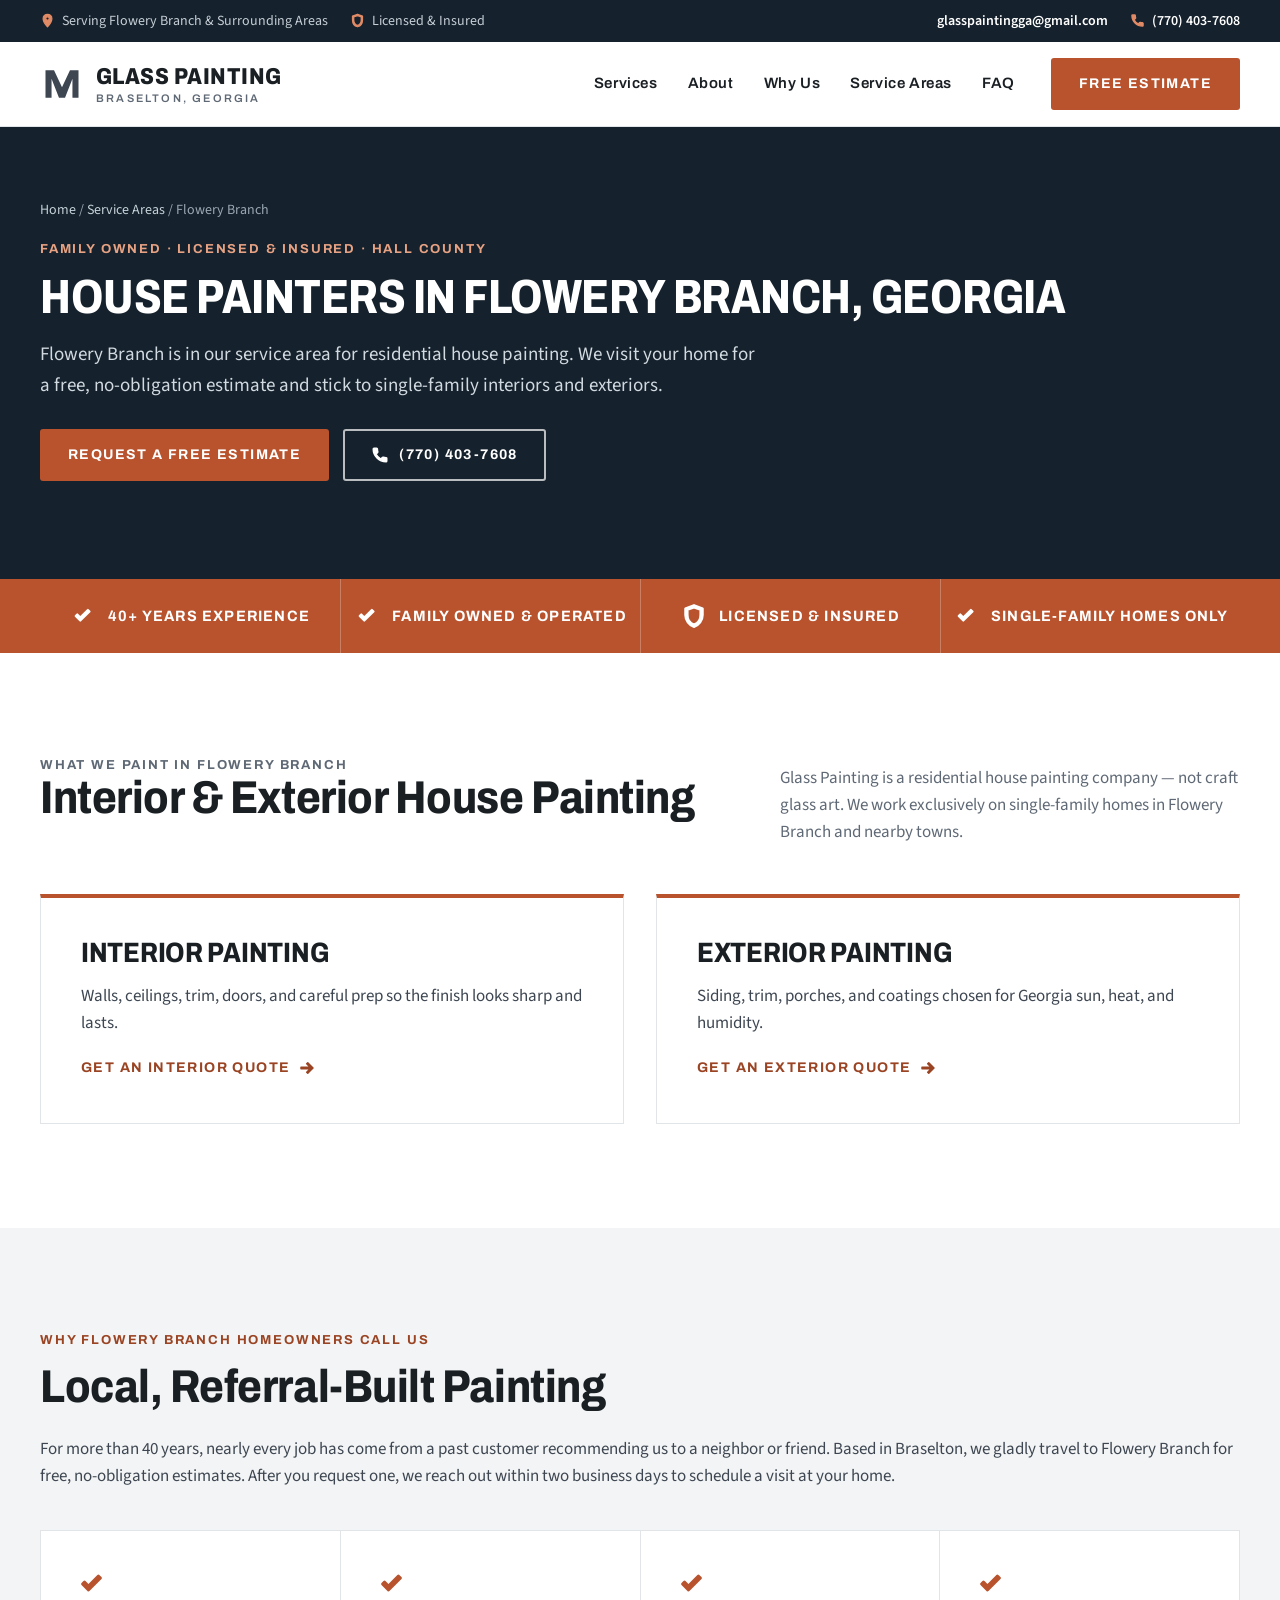
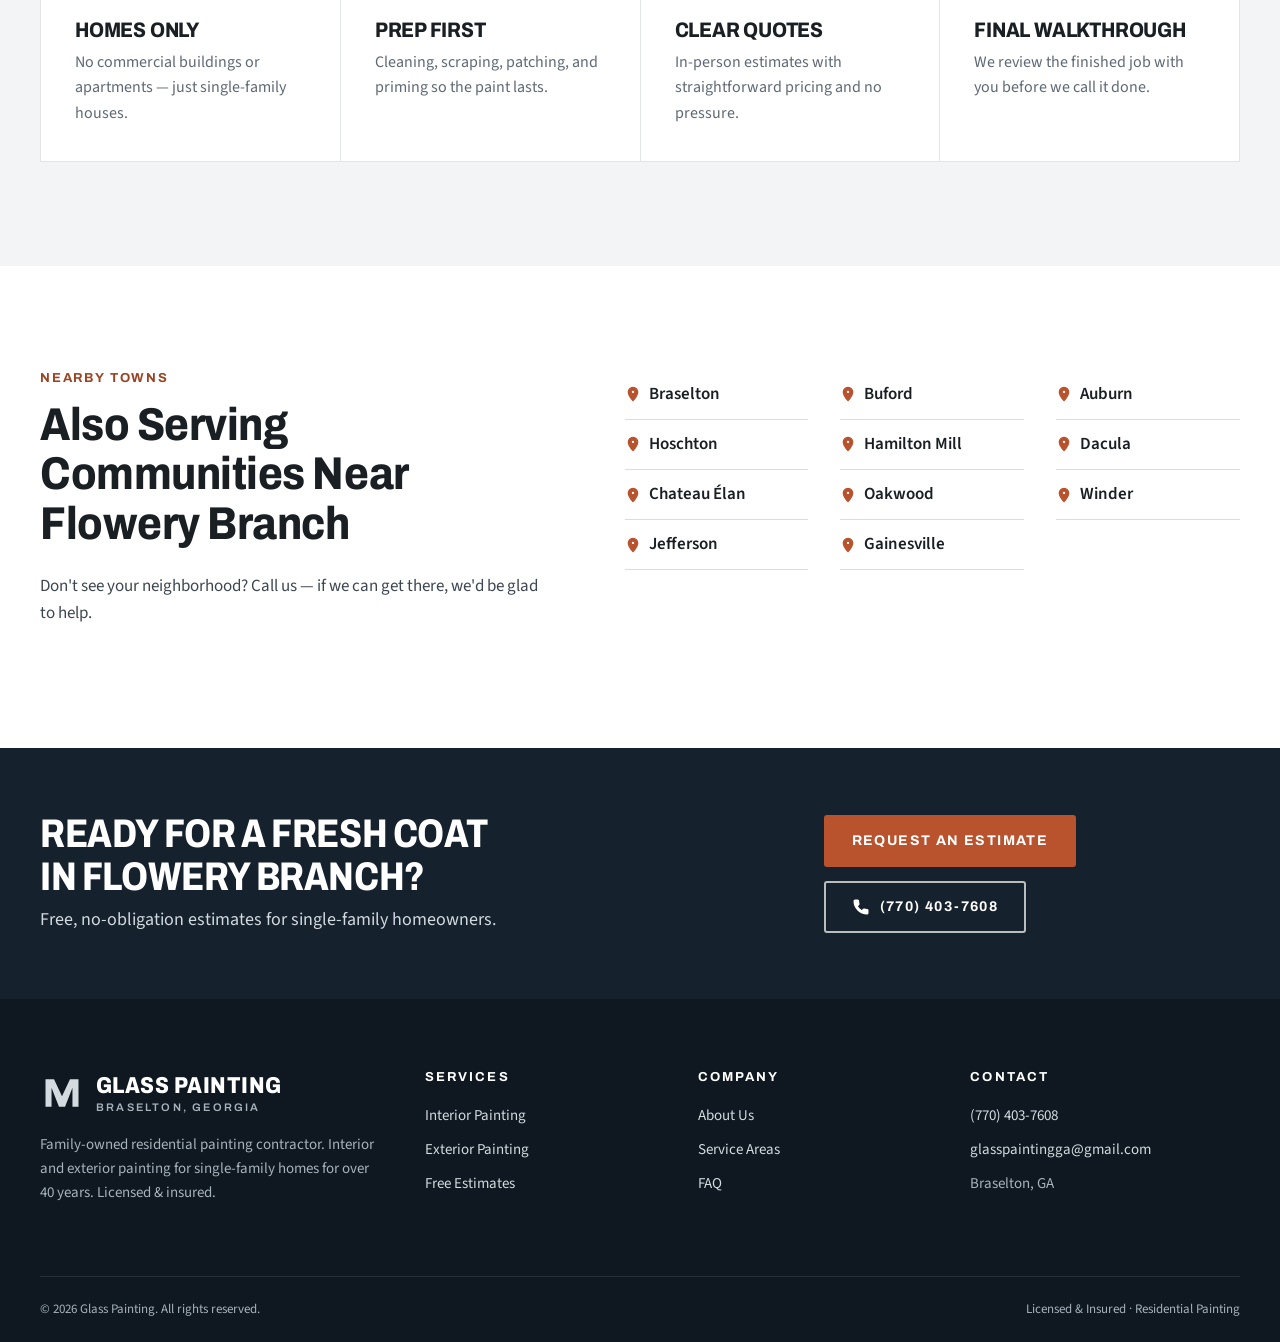
<file: areas/flowery-branch-ga/index.html>
<!doctype html>
<html lang="en" class="no-js">
<head>
  <meta charset="utf-8">
  <meta name="viewport" content="width=device-width, initial-scale=1">
  <title>House Painters in Flowery Branch, GA | Glass Painting</title>
  <meta name="description" content="Family-owned house painters serving Flowery Branch, GA. Interior and exterior painting for single-family homes. Free estimates: (770) 403-7608.">
  <meta name="robots" content="index, follow, max-image-preview:large, max-snippet:-1">
  <meta name="theme-color" content="#15212c">
  <link rel="canonical" href="https://glasspainting.homes/areas/flowery-branch-ga/">

  <meta property="og:type" content="website">
  <meta property="og:site_name" content="Glass Painting">
  <meta property="og:title" content="House Painters in Flowery Branch, GA | Glass Painting">
  <meta property="og:description" content="Family-owned house painters serving Flowery Branch, GA. Interior and exterior painting for single-family homes. Free estimates: (770) 403-7608.">
  <meta property="og:url" content="https://glasspainting.homes/areas/flowery-branch-ga/">
  <meta property="og:image" content="https://glasspainting.homes/assets/img/og-image.jpg">
  <meta property="og:locale" content="en_US">
  <meta name="twitter:card" content="summary_large_image">

  <link rel="icon" href="/assets/img/favicon.svg" type="image/svg+xml">
  <link rel="icon" href="/assets/img/favicon-32.png" sizes="32x32" type="image/png">
  <link rel="apple-touch-icon" href="/assets/img/apple-touch-icon.png">

  <link rel="preconnect" href="https://fonts.googleapis.com">
  <link rel="preconnect" href="https://fonts.gstatic.com" crossorigin>
  <link rel="stylesheet" href="https://fonts.googleapis.com/css2?family=Archivo:wdth,wght@75..125,400..800&family=Source+Sans+3:wght@400;600;700&display=swap">
  <link rel="stylesheet" href="/assets/css/styles.css?v=6">
  <style>
    .page-hero { background: var(--navy); color: #d2dae1; padding: 72px 0 64px; }
    .page-hero .label { color: var(--clay-light); }
    .page-hero h1 { color: #fff; font-size: clamp(32px, 4.2vw, 48px); text-transform: uppercase; font-stretch: 82%; margin: 0 0 16px; }
    .page-hero .lead { max-width: 38em; margin: 0 0 28px; font-size: 19px; }
    .page-hero .hero-actions { display: flex; flex-wrap: wrap; gap: 14px; }
    .crumbs { font-size: 14px; margin-bottom: 20px; color: #9aa7b2; }
    .crumbs a { color: #c5d0d8; text-decoration: none; }
    .crumbs a:hover { color: #fff; }
    .towns a { color: inherit; text-decoration: none; display: flex; align-items: center; gap: 8px; }
    .towns a:hover { color: var(--clay); }
  </style>
  <script>document.documentElement.classList.replace('no-js', 'js');</script>
  <script src="/assets/js/main.js?v=6" defer></script>

  <script type="application/ld+json">
  {
    "@context": "https://schema.org",
    "@type": "HousePainter",
    "name": "Glass Painting",
    "description": "Family-owned residential house painting serving Flowery Branch, Georgia. Interior and exterior painting for single-family homes for over 40 years.",
    "url": "https://glasspainting.homes/areas/flowery-branch-ga/",
    "telephone": "+1-770-403-7608",
    "email": "glasspaintingga@gmail.com",
    "address": {
      "@type": "PostalAddress",
      "addressLocality": "Braselton",
      "addressRegion": "GA",
      "addressCountry": "US"
    },
    "areaServed": {
      "@type": "City",
      "name": "Flowery Branch",
      "containedInPlace": { "@type": "State", "name": "Georgia" }
    }
  }
  </script>
</head>
<body>
  <a class="skip-link" href="#main">Skip to main content</a>
  <svg class="sprite" aria-hidden="true" focusable="false">
    <symbol id="i-mark" viewBox="0 0 32 32"><path fill="currentColor" d="M4 26V6h6.2l5.8 12.4L21.8 6H28v20h-4.4V12.2L18.2 26h-4.4L8.4 12.2V26H4z"/></symbol>
    <symbol id="i-phone" viewBox="0 0 24 24"><path fill="currentColor" d="M6.6 10.8a15.1 15.1 0 006.6 6.6l2.2-2.2a1 1 0 011-.24 11.4 11.4 0 003.6.57 1 1 0 011 1V20a1 1 0 01-1 1A17 17 0 013 4a1 1 0 011-1h3.5a1 1 0 011 1 11.4 11.4 0 00.57 3.6 1 1 0 01-.25 1L6.6 10.8z"/></symbol>
    <symbol id="i-pin" viewBox="0 0 24 24"><path fill="currentColor" d="M12 2a7 7 0 00-7 7c0 5.25 7 13 7 13s7-7.75 7-13a7 7 0 00-7-7zm0 9.5A2.5 2.5 0 1112 6a2.5 2.5 0 010 5.5z"/></symbol>
    <symbol id="i-shield" viewBox="0 0 24 24"><path fill="currentColor" d="M12 2l8 3v6c0 5-3.4 9.7-8 11-4.6-1.3-8-6-8-11V5l8-3zm0 2.2L6 6.1v4.9c0 3.9 2.5 7.6 6 8.8 3.5-1.2 6-4.9 6-8.8V6.1l-6-1.9z"/></symbol>
    <symbol id="i-check" viewBox="0 0 24 24"><path fill="currentColor" d="M9.5 16.2L5.3 12l1.4-1.4 2.8 2.8 7-7L18 7.8z"/></symbol>
    <symbol id="i-menu" viewBox="0 0 24 24"><path fill="currentColor" d="M4 7h16v2H4V7zm0 4h16v2H4v-2zm0 4h16v2H4v-2z"/></symbol>
    <symbol id="i-close" viewBox="0 0 24 24"><path fill="currentColor" d="M6.4 5l5.6 5.6L17.6 5 19 6.4 13.4 12 19 17.6 17.6 19 12 13.4 6.4 19 5 17.6 10.6 12 5 6.4z"/></symbol>
    <symbol id="i-arrow" viewBox="0 0 24 24"><path fill="currentColor" d="M13 5l7 7-7 7-1.4-1.4L16.2 13H4v-2h12.2l-4.6-4.6L13 5z"/></symbol>
  </svg>

  <div class="utility" role="region" aria-label="Contact information">
    <div class="wrap">
      <div class="utility-left">
        <span><svg aria-hidden="true"><use href="#i-pin"/></svg>Serving Flowery Branch &amp; Surrounding Areas</span>
        <span><svg aria-hidden="true"><use href="#i-shield"/></svg>Licensed &amp; Insured</span>
      </div>
      <div class="utility-right">
        <a href="mailto:glasspaintingga@gmail.com">glasspaintingga@gmail.com</a>
        <a href="tel:+17704037608"><svg aria-hidden="true"><use href="#i-phone"/></svg>(770) 403-7608</a>
      </div>
    </div>
  </div>

  <header class="header" id="top">
    <div class="wrap">
      <a class="logo" href="/" aria-label="Glass Painting homepage">
        <svg aria-hidden="true"><use href="#i-mark"/></svg>
        <span><span class="logo-name">Glass Painting</span><span class="logo-sub">Braselton, Georgia</span></span>
      </a>
      <nav class="nav" id="site-nav" aria-label="Main">
        <a href="/#services">Services</a>
        <a href="/#about">About</a>
        <a href="/#why-us">Why Us</a>
        <a href="/areas/">Service Areas</a>
        <a href="/#faq">FAQ</a>
      </nav>
      <a class="btn btn-clay" href="/#estimate">Free Estimate</a>
      <a class="header-call" href="tel:+17704037608" aria-label="Call (770) 403-7608"><svg aria-hidden="true"><use href="#i-phone"/></svg></a>
      <button class="menu-btn" type="button" aria-expanded="false" aria-controls="site-nav" aria-label="Open menu">
        <svg class="icon-open" aria-hidden="true"><use href="#i-menu"/></svg>
        <svg class="icon-close" aria-hidden="true"><use href="#i-close"/></svg>
      </button>
    </div>
  </header>

  <main id="main">
    <section class="page-hero" aria-labelledby="hero-title">
      <div class="wrap">
        <p class="crumbs"><a href="/">Home</a> / <a href="/areas/">Service Areas</a> / Flowery Branch</p>
        <p class="label">Family Owned · Licensed &amp; Insured · Hall County</p>
        <h1 id="hero-title">House Painters in Flowery Branch, Georgia</h1>
        <p class="lead">Flowery Branch is in our service area for residential house painting. We visit your home for a free, no-obligation estimate and stick to single-family interiors and exteriors.</p>
        <div class="hero-actions">
          <a class="btn btn-clay" href="/#estimate">Request a Free Estimate</a>
          <a class="btn btn-line" href="tel:+17704037608"><svg aria-hidden="true"><use href="#i-phone"/></svg>(770) 403-7608</a>
        </div>
      </div>
    </section>

    <section class="creds" aria-label="Credentials">
      <ul class="wrap">
        <li><svg aria-hidden="true"><use href="#i-check"/></svg>40+ Years Experience</li>
        <li><svg aria-hidden="true"><use href="#i-check"/></svg>Family Owned &amp; Operated</li>
        <li><svg aria-hidden="true"><use href="#i-shield"/></svg>Licensed &amp; Insured</li>
        <li><svg aria-hidden="true"><use href="#i-check"/></svg>Single-Family Homes Only</li>
      </ul>
    </section>

    <section class="section" aria-labelledby="services-title">
      <div class="wrap">
        <div class="head-row">
          <div>
            <p class="label">What We Paint in Flowery Branch</p>
            <h2 id="services-title">Interior &amp; Exterior House Painting</h2>
          </div>
          <p>Glass Painting is a residential house painting company — not craft glass art. We work exclusively on single-family homes in Flowery Branch and nearby towns.</p>
        </div>
        <div class="services">
          <article class="service">
            <div class="service-body">
              <h3>Interior Painting</h3>
              <p>Walls, ceilings, trim, doors, and careful prep so the finish looks sharp and lasts.</p>
              <a class="link-arrow" href="/#estimate">Get an interior quote <svg aria-hidden="true"><use href="#i-arrow"/></svg></a>
            </div>
          </article>
          <article class="service">
            <div class="service-body">
              <h3>Exterior Painting</h3>
              <p>Siding, trim, porches, and coatings chosen for Georgia sun, heat, and humidity.</p>
              <a class="link-arrow" href="/#estimate">Get an exterior quote <svg aria-hidden="true"><use href="#i-arrow"/></svg></a>
            </div>
          </article>
        </div>
      </div>
    </section>

    <section class="section alt" aria-labelledby="why-title">
      <div class="wrap">
        <p class="label">Why Flowery Branch Homeowners Call Us</p>
        <h2 id="why-title">Local, Referral-Built Painting</h2>
        <p>For more than 40 years, nearly every job has come from a past customer recommending us to a neighbor or friend. Based in Braselton, we gladly travel to Flowery Branch for free, no-obligation estimates. After you request one, we reach out within two business days to schedule a visit at your home.</p>
        <ul class="standards" style="margin-top:40px">
          <li><svg aria-hidden="true"><use href="#i-check"/></svg><h3>Homes Only</h3><p>No commercial buildings or apartments — just single-family houses.</p></li>
          <li><svg aria-hidden="true"><use href="#i-check"/></svg><h3>Prep First</h3><p>Cleaning, scraping, patching, and priming so the paint lasts.</p></li>
          <li><svg aria-hidden="true"><use href="#i-check"/></svg><h3>Clear Quotes</h3><p>In-person estimates with straightforward pricing and no pressure.</p></li>
          <li><svg aria-hidden="true"><use href="#i-check"/></svg><h3>Final Walkthrough</h3><p>We review the finished job with you before we call it done.</p></li>
        </ul>
      </div>
    </section>

    <section class="section" aria-labelledby="nearby-title">
      <div class="wrap area">
        <div>
          <p class="label">Nearby Towns</p>
          <h2 id="nearby-title">Also Serving Communities Near Flowery Branch</h2>
          <p>Don't see your neighborhood? Call us — if we can get there, we'd be glad to help.</p>
        </div>
        <ul class="towns">
            <li><a href="/areas/braselton-ga/"><svg aria-hidden="true"><use href="#i-pin"/></svg>Braselton</a></li>
            <li><a href="/areas/hoschton-ga/"><svg aria-hidden="true"><use href="#i-pin"/></svg>Hoschton</a></li>
            <li><a href="/areas/chateau-elan-ga/"><svg aria-hidden="true"><use href="#i-pin"/></svg>Chateau Élan</a></li>
            <li><a href="/areas/jefferson-ga/"><svg aria-hidden="true"><use href="#i-pin"/></svg>Jefferson</a></li>
            <li><a href="/areas/buford-ga/"><svg aria-hidden="true"><use href="#i-pin"/></svg>Buford</a></li>
            <li><a href="/areas/hamilton-mill-ga/"><svg aria-hidden="true"><use href="#i-pin"/></svg>Hamilton Mill</a></li>
            <li><a href="/areas/oakwood-ga/"><svg aria-hidden="true"><use href="#i-pin"/></svg>Oakwood</a></li>
            <li><a href="/areas/gainesville-ga/"><svg aria-hidden="true"><use href="#i-pin"/></svg>Gainesville</a></li>
            <li><a href="/areas/auburn-ga/"><svg aria-hidden="true"><use href="#i-pin"/></svg>Auburn</a></li>
            <li><a href="/areas/dacula-ga/"><svg aria-hidden="true"><use href="#i-pin"/></svg>Dacula</a></li>
            <li><a href="/areas/winder-ga/"><svg aria-hidden="true"><use href="#i-pin"/></svg>Winder</a></li>
        </ul>
      </div>
    </section>

    <section class="cta-band" aria-labelledby="cta-title">
      <div class="wrap">
        <div>
          <h2 id="cta-title">Ready for a Fresh Coat in Flowery Branch?</h2>
          <p>Free, no-obligation estimates for single-family homeowners.</p>
        </div>
        <div class="cta-actions">
          <a class="btn btn-clay" href="/#estimate">Request an Estimate</a>
          <a class="btn btn-line" href="tel:+17704037608"><svg aria-hidden="true"><use href="#i-phone"/></svg>(770) 403-7608</a>
        </div>
      </div>
    </section>
  </main>

  <footer class="site-footer">
    <div class="wrap foot">
      <div>
        <a class="logo" href="/"><svg aria-hidden="true"><use href="#i-mark"/></svg><span><span class="logo-name">Glass Painting</span><span class="logo-sub">Braselton, Georgia</span></span></a>
        <p>Family-owned residential painting contractor. Interior and exterior painting for single-family homes for over 40 years. Licensed &amp; insured.</p>
      </div>
      <nav aria-label="Services">
        <h2>Services</h2>
        <ul><li><a href="/#services">Interior Painting</a></li><li><a href="/#services">Exterior Painting</a></li><li><a href="/#estimate">Free Estimates</a></li></ul>
      </nav>
      <nav aria-label="Company">
        <h2>Company</h2>
        <ul><li><a href="/#about">About Us</a></li><li><a href="/areas/">Service Areas</a></li><li><a href="/#faq">FAQ</a></li></ul>
      </nav>
      <div>
        <h2>Contact</h2>
        <ul><li><a href="tel:+17704037608">(770) 403-7608</a></li><li><a href="mailto:glasspaintingga@gmail.com">glasspaintingga@gmail.com</a></li><li>Braselton, GA</li></ul>
      </div>
    </div>
    <div class="wrap foot-bottom">
      <p>&copy; <span id="year">2026</span> Glass Painting. All rights reserved.</p>
      <p>Licensed &amp; Insured · Residential Painting</p>
    </div>
  </footer>
</body>
</html>
</file>
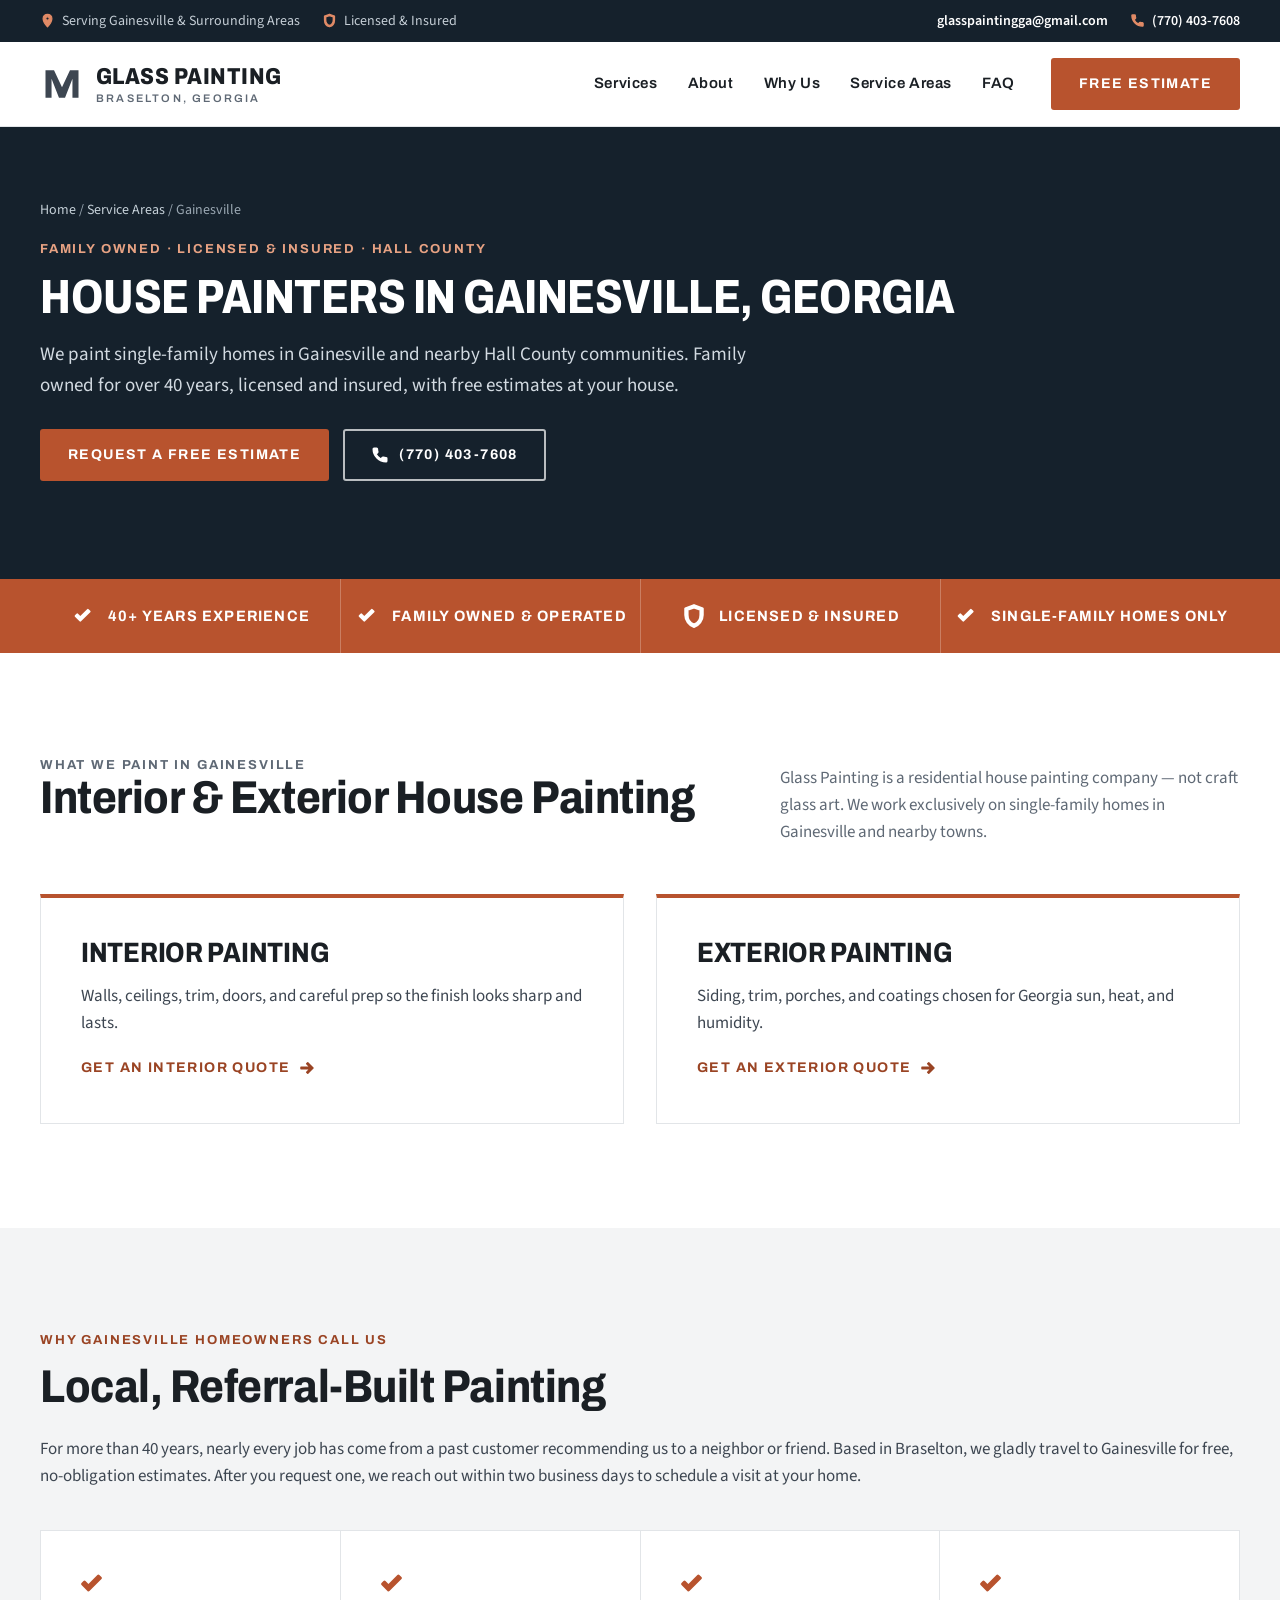
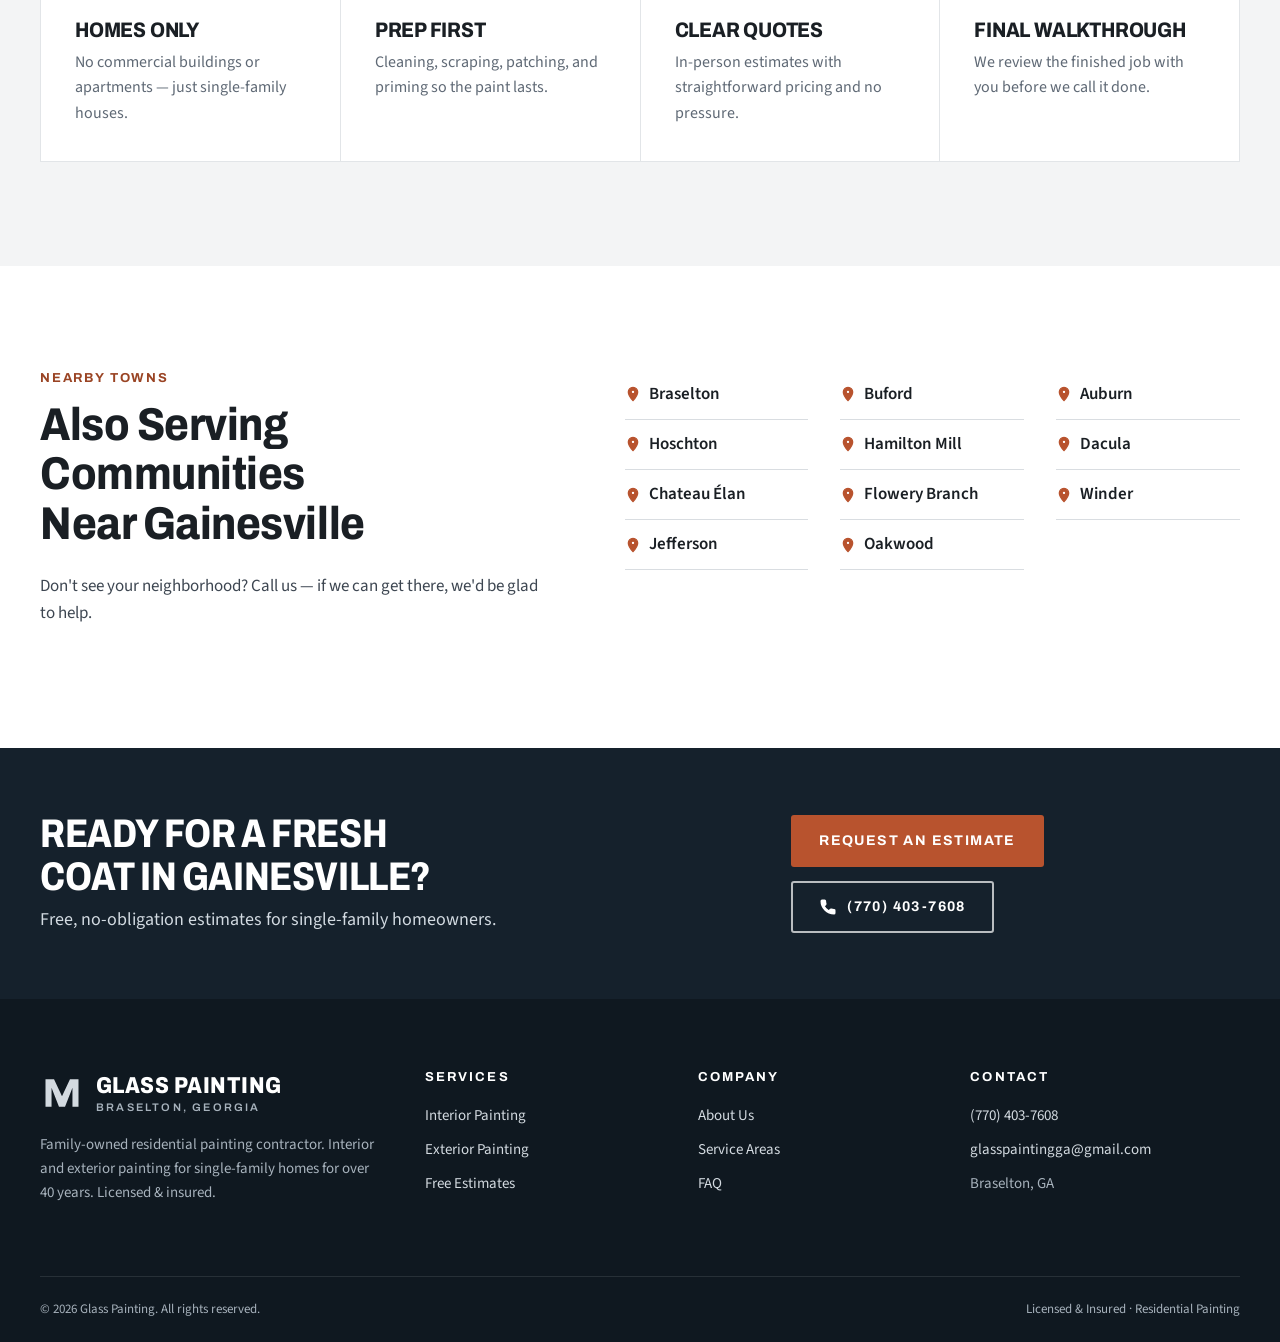
<file: areas/gainesville-ga/index.html>
<!doctype html>
<html lang="en" class="no-js">
<head>
  <meta charset="utf-8">
  <meta name="viewport" content="width=device-width, initial-scale=1">
  <title>House Painters in Gainesville, GA | Glass Painting</title>
  <meta name="description" content="Family-owned house painters serving Gainesville, GA. Interior and exterior painting for single-family homes. Free estimates: (770) 403-7608.">
  <meta name="robots" content="index, follow, max-image-preview:large, max-snippet:-1">
  <meta name="theme-color" content="#15212c">
  <link rel="canonical" href="https://glasspainting.homes/areas/gainesville-ga/">

  <meta property="og:type" content="website">
  <meta property="og:site_name" content="Glass Painting">
  <meta property="og:title" content="House Painters in Gainesville, GA | Glass Painting">
  <meta property="og:description" content="Family-owned house painters serving Gainesville, GA. Interior and exterior painting for single-family homes. Free estimates: (770) 403-7608.">
  <meta property="og:url" content="https://glasspainting.homes/areas/gainesville-ga/">
  <meta property="og:image" content="https://glasspainting.homes/assets/img/og-image.jpg">
  <meta property="og:locale" content="en_US">
  <meta name="twitter:card" content="summary_large_image">

  <link rel="icon" href="/assets/img/favicon.svg" type="image/svg+xml">
  <link rel="icon" href="/assets/img/favicon-32.png" sizes="32x32" type="image/png">
  <link rel="apple-touch-icon" href="/assets/img/apple-touch-icon.png">

  <link rel="preconnect" href="https://fonts.googleapis.com">
  <link rel="preconnect" href="https://fonts.gstatic.com" crossorigin>
  <link rel="stylesheet" href="https://fonts.googleapis.com/css2?family=Archivo:wdth,wght@75..125,400..800&family=Source+Sans+3:wght@400;600;700&display=swap">
  <link rel="stylesheet" href="/assets/css/styles.css?v=6">
  <style>
    .page-hero { background: var(--navy); color: #d2dae1; padding: 72px 0 64px; }
    .page-hero .label { color: var(--clay-light); }
    .page-hero h1 { color: #fff; font-size: clamp(32px, 4.2vw, 48px); text-transform: uppercase; font-stretch: 82%; margin: 0 0 16px; }
    .page-hero .lead { max-width: 38em; margin: 0 0 28px; font-size: 19px; }
    .page-hero .hero-actions { display: flex; flex-wrap: wrap; gap: 14px; }
    .crumbs { font-size: 14px; margin-bottom: 20px; color: #9aa7b2; }
    .crumbs a { color: #c5d0d8; text-decoration: none; }
    .crumbs a:hover { color: #fff; }
    .towns a { color: inherit; text-decoration: none; display: flex; align-items: center; gap: 8px; }
    .towns a:hover { color: var(--clay); }
  </style>
  <script>document.documentElement.classList.replace('no-js', 'js');</script>
  <script src="/assets/js/main.js?v=6" defer></script>

  <script type="application/ld+json">
  {
    "@context": "https://schema.org",
    "@type": "HousePainter",
    "name": "Glass Painting",
    "description": "Family-owned residential house painting serving Gainesville, Georgia. Interior and exterior painting for single-family homes for over 40 years.",
    "url": "https://glasspainting.homes/areas/gainesville-ga/",
    "telephone": "+1-770-403-7608",
    "email": "glasspaintingga@gmail.com",
    "address": {
      "@type": "PostalAddress",
      "addressLocality": "Braselton",
      "addressRegion": "GA",
      "addressCountry": "US"
    },
    "areaServed": {
      "@type": "City",
      "name": "Gainesville",
      "containedInPlace": { "@type": "State", "name": "Georgia" }
    }
  }
  </script>
</head>
<body>
  <a class="skip-link" href="#main">Skip to main content</a>
  <svg class="sprite" aria-hidden="true" focusable="false">
    <symbol id="i-mark" viewBox="0 0 32 32"><path fill="currentColor" d="M4 26V6h6.2l5.8 12.4L21.8 6H28v20h-4.4V12.2L18.2 26h-4.4L8.4 12.2V26H4z"/></symbol>
    <symbol id="i-phone" viewBox="0 0 24 24"><path fill="currentColor" d="M6.6 10.8a15.1 15.1 0 006.6 6.6l2.2-2.2a1 1 0 011-.24 11.4 11.4 0 003.6.57 1 1 0 011 1V20a1 1 0 01-1 1A17 17 0 013 4a1 1 0 011-1h3.5a1 1 0 011 1 11.4 11.4 0 00.57 3.6 1 1 0 01-.25 1L6.6 10.8z"/></symbol>
    <symbol id="i-pin" viewBox="0 0 24 24"><path fill="currentColor" d="M12 2a7 7 0 00-7 7c0 5.25 7 13 7 13s7-7.75 7-13a7 7 0 00-7-7zm0 9.5A2.5 2.5 0 1112 6a2.5 2.5 0 010 5.5z"/></symbol>
    <symbol id="i-shield" viewBox="0 0 24 24"><path fill="currentColor" d="M12 2l8 3v6c0 5-3.4 9.7-8 11-4.6-1.3-8-6-8-11V5l8-3zm0 2.2L6 6.1v4.9c0 3.9 2.5 7.6 6 8.8 3.5-1.2 6-4.9 6-8.8V6.1l-6-1.9z"/></symbol>
    <symbol id="i-check" viewBox="0 0 24 24"><path fill="currentColor" d="M9.5 16.2L5.3 12l1.4-1.4 2.8 2.8 7-7L18 7.8z"/></symbol>
    <symbol id="i-menu" viewBox="0 0 24 24"><path fill="currentColor" d="M4 7h16v2H4V7zm0 4h16v2H4v-2zm0 4h16v2H4v-2z"/></symbol>
    <symbol id="i-close" viewBox="0 0 24 24"><path fill="currentColor" d="M6.4 5l5.6 5.6L17.6 5 19 6.4 13.4 12 19 17.6 17.6 19 12 13.4 6.4 19 5 17.6 10.6 12 5 6.4z"/></symbol>
    <symbol id="i-arrow" viewBox="0 0 24 24"><path fill="currentColor" d="M13 5l7 7-7 7-1.4-1.4L16.2 13H4v-2h12.2l-4.6-4.6L13 5z"/></symbol>
  </svg>

  <div class="utility" role="region" aria-label="Contact information">
    <div class="wrap">
      <div class="utility-left">
        <span><svg aria-hidden="true"><use href="#i-pin"/></svg>Serving Gainesville &amp; Surrounding Areas</span>
        <span><svg aria-hidden="true"><use href="#i-shield"/></svg>Licensed &amp; Insured</span>
      </div>
      <div class="utility-right">
        <a href="mailto:glasspaintingga@gmail.com">glasspaintingga@gmail.com</a>
        <a href="tel:+17704037608"><svg aria-hidden="true"><use href="#i-phone"/></svg>(770) 403-7608</a>
      </div>
    </div>
  </div>

  <header class="header" id="top">
    <div class="wrap">
      <a class="logo" href="/" aria-label="Glass Painting homepage">
        <svg aria-hidden="true"><use href="#i-mark"/></svg>
        <span><span class="logo-name">Glass Painting</span><span class="logo-sub">Braselton, Georgia</span></span>
      </a>
      <nav class="nav" id="site-nav" aria-label="Main">
        <a href="/#services">Services</a>
        <a href="/#about">About</a>
        <a href="/#why-us">Why Us</a>
        <a href="/areas/">Service Areas</a>
        <a href="/#faq">FAQ</a>
      </nav>
      <a class="btn btn-clay" href="/#estimate">Free Estimate</a>
      <a class="header-call" href="tel:+17704037608" aria-label="Call (770) 403-7608"><svg aria-hidden="true"><use href="#i-phone"/></svg></a>
      <button class="menu-btn" type="button" aria-expanded="false" aria-controls="site-nav" aria-label="Open menu">
        <svg class="icon-open" aria-hidden="true"><use href="#i-menu"/></svg>
        <svg class="icon-close" aria-hidden="true"><use href="#i-close"/></svg>
      </button>
    </div>
  </header>

  <main id="main">
    <section class="page-hero" aria-labelledby="hero-title">
      <div class="wrap">
        <p class="crumbs"><a href="/">Home</a> / <a href="/areas/">Service Areas</a> / Gainesville</p>
        <p class="label">Family Owned · Licensed &amp; Insured · Hall County</p>
        <h1 id="hero-title">House Painters in Gainesville, Georgia</h1>
        <p class="lead">We paint single-family homes in Gainesville and nearby Hall County communities. Family owned for over 40 years, licensed and insured, with free estimates at your house.</p>
        <div class="hero-actions">
          <a class="btn btn-clay" href="/#estimate">Request a Free Estimate</a>
          <a class="btn btn-line" href="tel:+17704037608"><svg aria-hidden="true"><use href="#i-phone"/></svg>(770) 403-7608</a>
        </div>
      </div>
    </section>

    <section class="creds" aria-label="Credentials">
      <ul class="wrap">
        <li><svg aria-hidden="true"><use href="#i-check"/></svg>40+ Years Experience</li>
        <li><svg aria-hidden="true"><use href="#i-check"/></svg>Family Owned &amp; Operated</li>
        <li><svg aria-hidden="true"><use href="#i-shield"/></svg>Licensed &amp; Insured</li>
        <li><svg aria-hidden="true"><use href="#i-check"/></svg>Single-Family Homes Only</li>
      </ul>
    </section>

    <section class="section" aria-labelledby="services-title">
      <div class="wrap">
        <div class="head-row">
          <div>
            <p class="label">What We Paint in Gainesville</p>
            <h2 id="services-title">Interior &amp; Exterior House Painting</h2>
          </div>
          <p>Glass Painting is a residential house painting company — not craft glass art. We work exclusively on single-family homes in Gainesville and nearby towns.</p>
        </div>
        <div class="services">
          <article class="service">
            <div class="service-body">
              <h3>Interior Painting</h3>
              <p>Walls, ceilings, trim, doors, and careful prep so the finish looks sharp and lasts.</p>
              <a class="link-arrow" href="/#estimate">Get an interior quote <svg aria-hidden="true"><use href="#i-arrow"/></svg></a>
            </div>
          </article>
          <article class="service">
            <div class="service-body">
              <h3>Exterior Painting</h3>
              <p>Siding, trim, porches, and coatings chosen for Georgia sun, heat, and humidity.</p>
              <a class="link-arrow" href="/#estimate">Get an exterior quote <svg aria-hidden="true"><use href="#i-arrow"/></svg></a>
            </div>
          </article>
        </div>
      </div>
    </section>

    <section class="section alt" aria-labelledby="why-title">
      <div class="wrap">
        <p class="label">Why Gainesville Homeowners Call Us</p>
        <h2 id="why-title">Local, Referral-Built Painting</h2>
        <p>For more than 40 years, nearly every job has come from a past customer recommending us to a neighbor or friend. Based in Braselton, we gladly travel to Gainesville for free, no-obligation estimates. After you request one, we reach out within two business days to schedule a visit at your home.</p>
        <ul class="standards" style="margin-top:40px">
          <li><svg aria-hidden="true"><use href="#i-check"/></svg><h3>Homes Only</h3><p>No commercial buildings or apartments — just single-family houses.</p></li>
          <li><svg aria-hidden="true"><use href="#i-check"/></svg><h3>Prep First</h3><p>Cleaning, scraping, patching, and priming so the paint lasts.</p></li>
          <li><svg aria-hidden="true"><use href="#i-check"/></svg><h3>Clear Quotes</h3><p>In-person estimates with straightforward pricing and no pressure.</p></li>
          <li><svg aria-hidden="true"><use href="#i-check"/></svg><h3>Final Walkthrough</h3><p>We review the finished job with you before we call it done.</p></li>
        </ul>
      </div>
    </section>

    <section class="section" aria-labelledby="nearby-title">
      <div class="wrap area">
        <div>
          <p class="label">Nearby Towns</p>
          <h2 id="nearby-title">Also Serving Communities Near Gainesville</h2>
          <p>Don't see your neighborhood? Call us — if we can get there, we'd be glad to help.</p>
        </div>
        <ul class="towns">
            <li><a href="/areas/braselton-ga/"><svg aria-hidden="true"><use href="#i-pin"/></svg>Braselton</a></li>
            <li><a href="/areas/hoschton-ga/"><svg aria-hidden="true"><use href="#i-pin"/></svg>Hoschton</a></li>
            <li><a href="/areas/chateau-elan-ga/"><svg aria-hidden="true"><use href="#i-pin"/></svg>Chateau Élan</a></li>
            <li><a href="/areas/jefferson-ga/"><svg aria-hidden="true"><use href="#i-pin"/></svg>Jefferson</a></li>
            <li><a href="/areas/buford-ga/"><svg aria-hidden="true"><use href="#i-pin"/></svg>Buford</a></li>
            <li><a href="/areas/hamilton-mill-ga/"><svg aria-hidden="true"><use href="#i-pin"/></svg>Hamilton Mill</a></li>
            <li><a href="/areas/flowery-branch-ga/"><svg aria-hidden="true"><use href="#i-pin"/></svg>Flowery Branch</a></li>
            <li><a href="/areas/oakwood-ga/"><svg aria-hidden="true"><use href="#i-pin"/></svg>Oakwood</a></li>
            <li><a href="/areas/auburn-ga/"><svg aria-hidden="true"><use href="#i-pin"/></svg>Auburn</a></li>
            <li><a href="/areas/dacula-ga/"><svg aria-hidden="true"><use href="#i-pin"/></svg>Dacula</a></li>
            <li><a href="/areas/winder-ga/"><svg aria-hidden="true"><use href="#i-pin"/></svg>Winder</a></li>
        </ul>
      </div>
    </section>

    <section class="cta-band" aria-labelledby="cta-title">
      <div class="wrap">
        <div>
          <h2 id="cta-title">Ready for a Fresh Coat in Gainesville?</h2>
          <p>Free, no-obligation estimates for single-family homeowners.</p>
        </div>
        <div class="cta-actions">
          <a class="btn btn-clay" href="/#estimate">Request an Estimate</a>
          <a class="btn btn-line" href="tel:+17704037608"><svg aria-hidden="true"><use href="#i-phone"/></svg>(770) 403-7608</a>
        </div>
      </div>
    </section>
  </main>

  <footer class="site-footer">
    <div class="wrap foot">
      <div>
        <a class="logo" href="/"><svg aria-hidden="true"><use href="#i-mark"/></svg><span><span class="logo-name">Glass Painting</span><span class="logo-sub">Braselton, Georgia</span></span></a>
        <p>Family-owned residential painting contractor. Interior and exterior painting for single-family homes for over 40 years. Licensed &amp; insured.</p>
      </div>
      <nav aria-label="Services">
        <h2>Services</h2>
        <ul><li><a href="/#services">Interior Painting</a></li><li><a href="/#services">Exterior Painting</a></li><li><a href="/#estimate">Free Estimates</a></li></ul>
      </nav>
      <nav aria-label="Company">
        <h2>Company</h2>
        <ul><li><a href="/#about">About Us</a></li><li><a href="/areas/">Service Areas</a></li><li><a href="/#faq">FAQ</a></li></ul>
      </nav>
      <div>
        <h2>Contact</h2>
        <ul><li><a href="tel:+17704037608">(770) 403-7608</a></li><li><a href="mailto:glasspaintingga@gmail.com">glasspaintingga@gmail.com</a></li><li>Braselton, GA</li></ul>
      </div>
    </div>
    <div class="wrap foot-bottom">
      <p>&copy; <span id="year">2026</span> Glass Painting. All rights reserved.</p>
      <p>Licensed &amp; Insured · Residential Painting</p>
    </div>
  </footer>
</body>
</html>
</file>
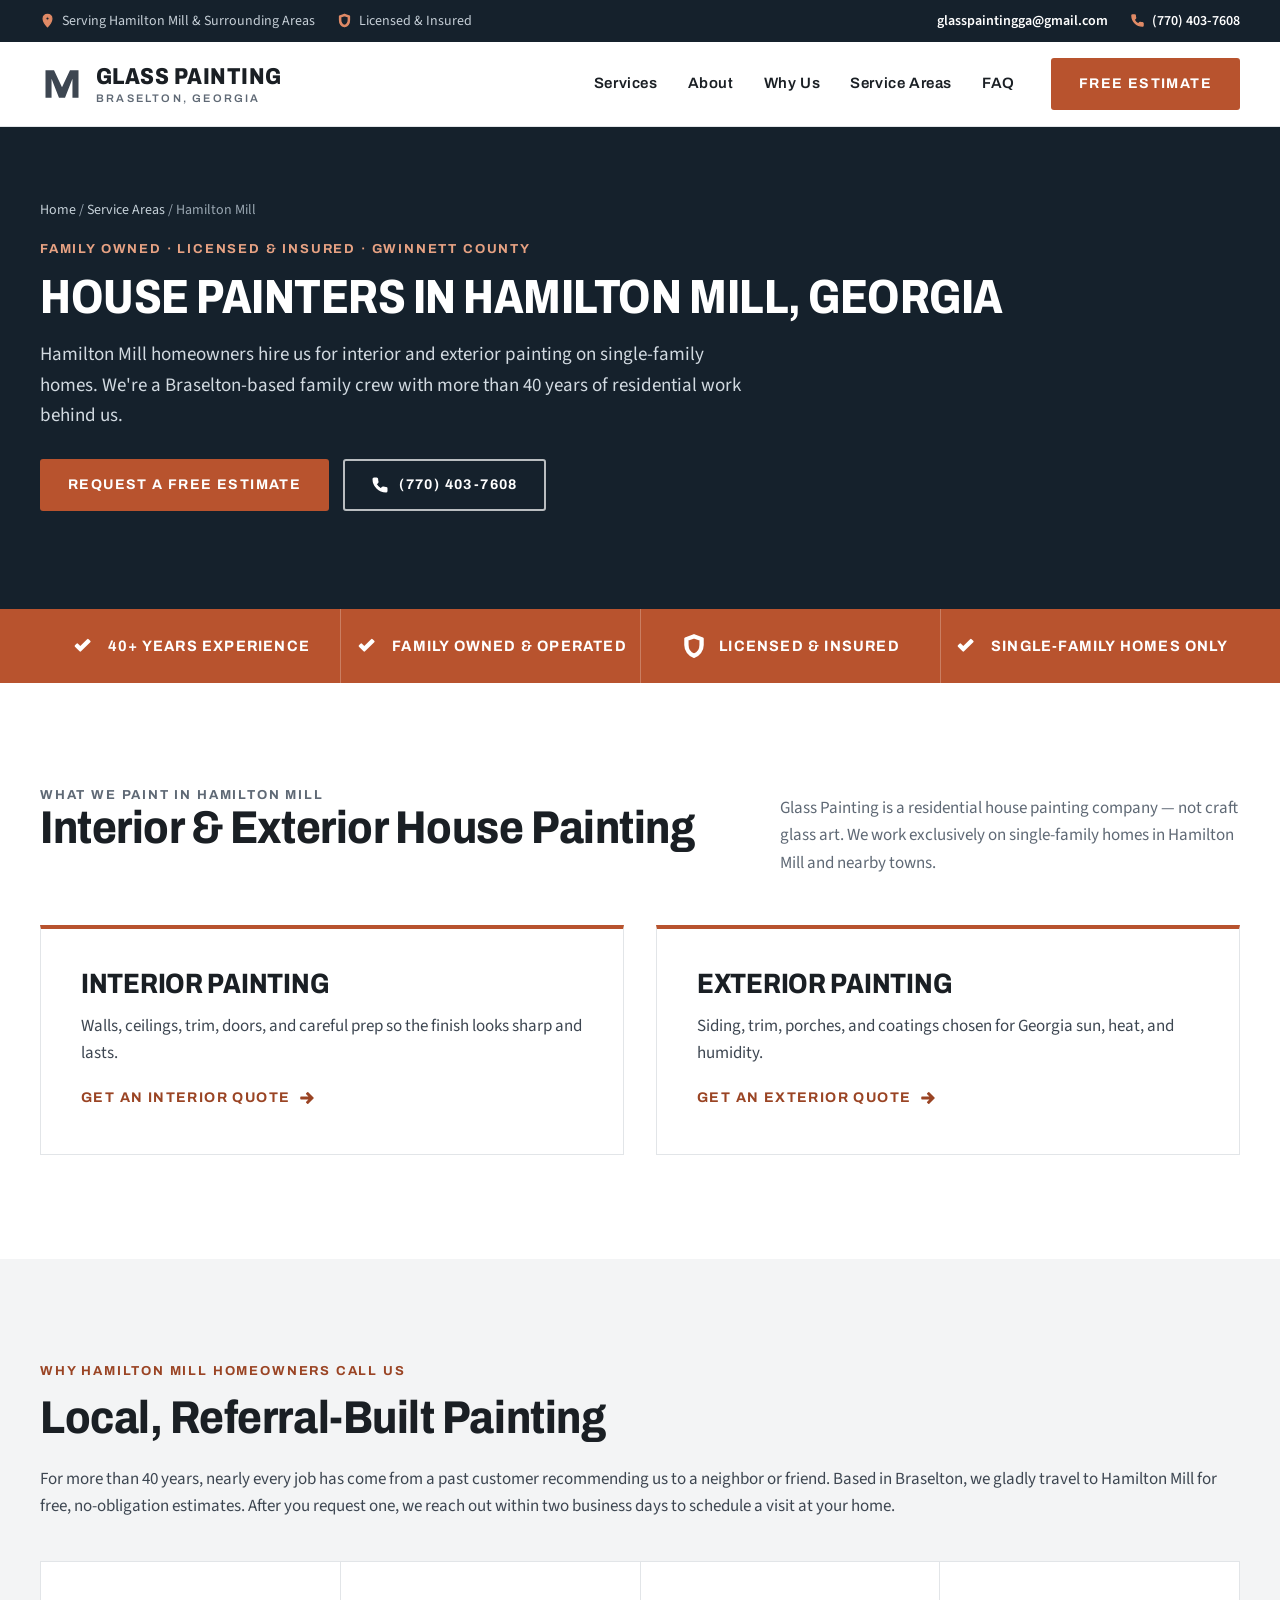
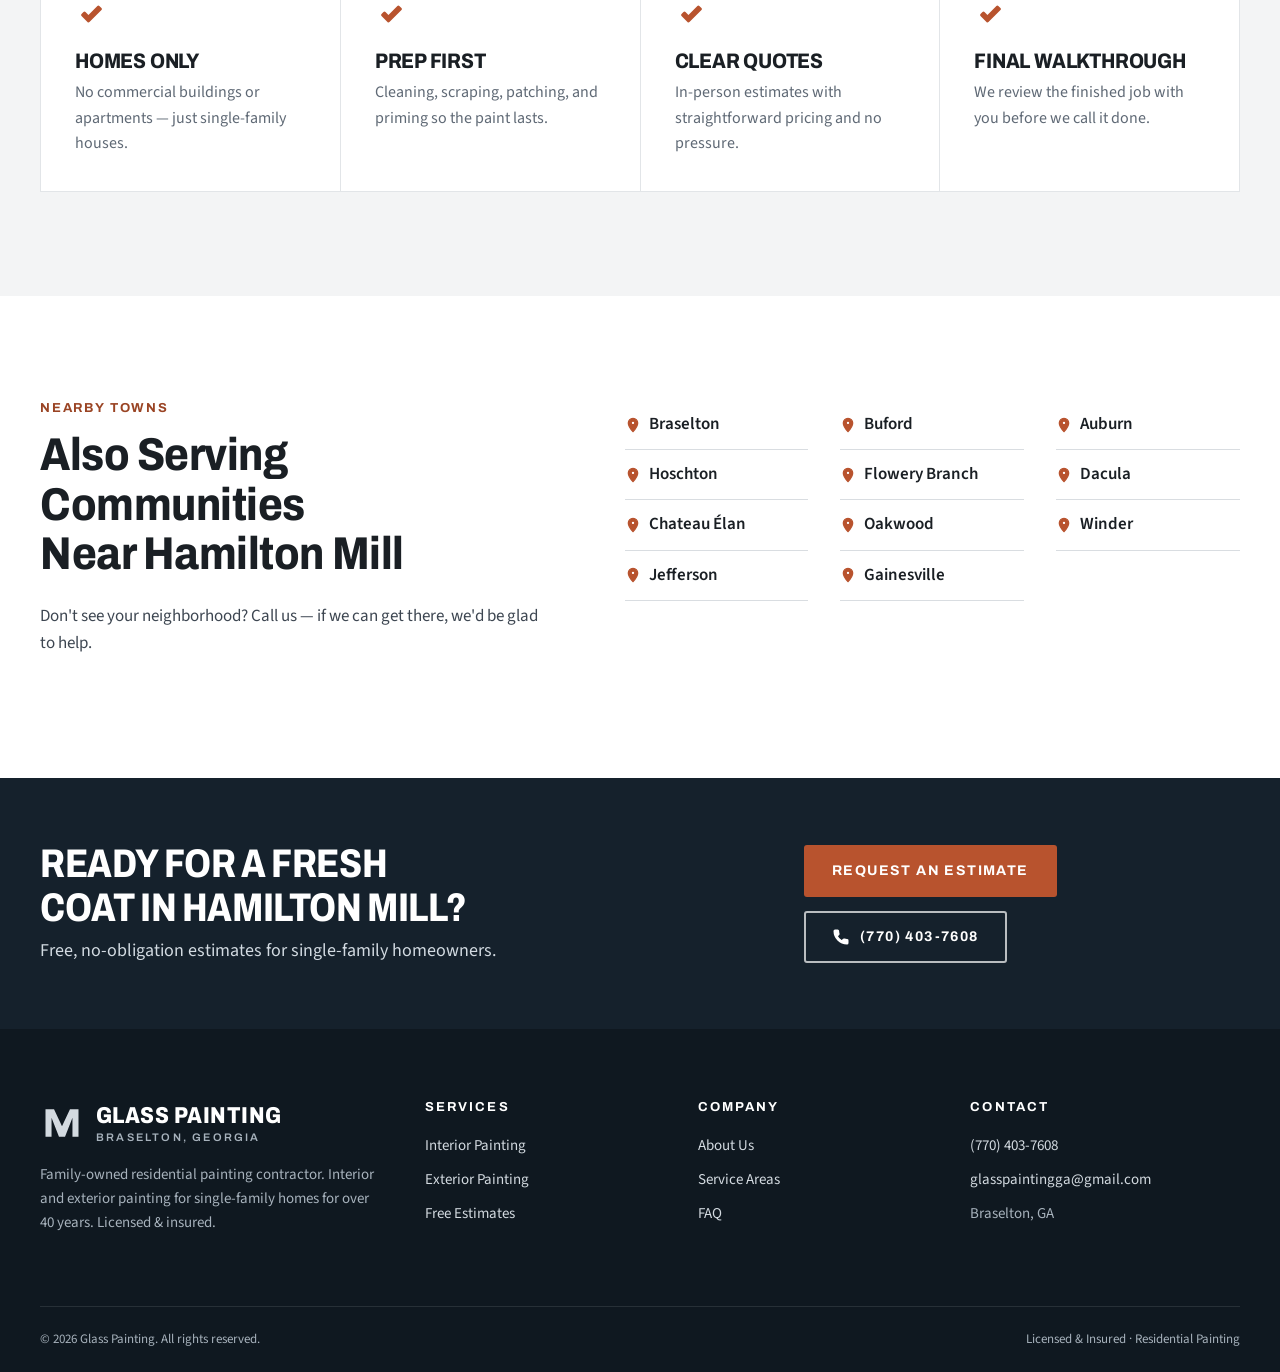
<file: areas/hamilton-mill-ga/index.html>
<!doctype html>
<html lang="en" class="no-js">
<head>
  <meta charset="utf-8">
  <meta name="viewport" content="width=device-width, initial-scale=1">
  <title>House Painters in Hamilton Mill, GA | Glass Painting</title>
  <meta name="description" content="Family-owned house painters serving Hamilton Mill, GA. Interior and exterior painting for single-family homes. Free estimates: (770) 403-7608.">
  <meta name="robots" content="index, follow, max-image-preview:large, max-snippet:-1">
  <meta name="theme-color" content="#15212c">
  <link rel="canonical" href="https://glasspainting.homes/areas/hamilton-mill-ga/">

  <meta property="og:type" content="website">
  <meta property="og:site_name" content="Glass Painting">
  <meta property="og:title" content="House Painters in Hamilton Mill, GA | Glass Painting">
  <meta property="og:description" content="Family-owned house painters serving Hamilton Mill, GA. Interior and exterior painting for single-family homes. Free estimates: (770) 403-7608.">
  <meta property="og:url" content="https://glasspainting.homes/areas/hamilton-mill-ga/">
  <meta property="og:image" content="https://glasspainting.homes/assets/img/og-image.jpg">
  <meta property="og:locale" content="en_US">
  <meta name="twitter:card" content="summary_large_image">

  <link rel="icon" href="/assets/img/favicon.svg" type="image/svg+xml">
  <link rel="icon" href="/assets/img/favicon-32.png" sizes="32x32" type="image/png">
  <link rel="apple-touch-icon" href="/assets/img/apple-touch-icon.png">

  <link rel="preconnect" href="https://fonts.googleapis.com">
  <link rel="preconnect" href="https://fonts.gstatic.com" crossorigin>
  <link rel="stylesheet" href="https://fonts.googleapis.com/css2?family=Archivo:wdth,wght@75..125,400..800&family=Source+Sans+3:wght@400;600;700&display=swap">
  <link rel="stylesheet" href="/assets/css/styles.css?v=6">
  <style>
    .page-hero { background: var(--navy); color: #d2dae1; padding: 72px 0 64px; }
    .page-hero .label { color: var(--clay-light); }
    .page-hero h1 { color: #fff; font-size: clamp(32px, 4.2vw, 48px); text-transform: uppercase; font-stretch: 82%; margin: 0 0 16px; }
    .page-hero .lead { max-width: 38em; margin: 0 0 28px; font-size: 19px; }
    .page-hero .hero-actions { display: flex; flex-wrap: wrap; gap: 14px; }
    .crumbs { font-size: 14px; margin-bottom: 20px; color: #9aa7b2; }
    .crumbs a { color: #c5d0d8; text-decoration: none; }
    .crumbs a:hover { color: #fff; }
    .towns a { color: inherit; text-decoration: none; display: flex; align-items: center; gap: 8px; }
    .towns a:hover { color: var(--clay); }
  </style>
  <script>document.documentElement.classList.replace('no-js', 'js');</script>
  <script src="/assets/js/main.js?v=6" defer></script>

  <script type="application/ld+json">
  {
    "@context": "https://schema.org",
    "@type": "HousePainter",
    "name": "Glass Painting",
    "description": "Family-owned residential house painting serving Hamilton Mill, Georgia. Interior and exterior painting for single-family homes for over 40 years.",
    "url": "https://glasspainting.homes/areas/hamilton-mill-ga/",
    "telephone": "+1-770-403-7608",
    "email": "glasspaintingga@gmail.com",
    "address": {
      "@type": "PostalAddress",
      "addressLocality": "Braselton",
      "addressRegion": "GA",
      "addressCountry": "US"
    },
    "areaServed": {
      "@type": "City",
      "name": "Hamilton Mill",
      "containedInPlace": { "@type": "State", "name": "Georgia" }
    }
  }
  </script>
</head>
<body>
  <a class="skip-link" href="#main">Skip to main content</a>
  <svg class="sprite" aria-hidden="true" focusable="false">
    <symbol id="i-mark" viewBox="0 0 32 32"><path fill="currentColor" d="M4 26V6h6.2l5.8 12.4L21.8 6H28v20h-4.4V12.2L18.2 26h-4.4L8.4 12.2V26H4z"/></symbol>
    <symbol id="i-phone" viewBox="0 0 24 24"><path fill="currentColor" d="M6.6 10.8a15.1 15.1 0 006.6 6.6l2.2-2.2a1 1 0 011-.24 11.4 11.4 0 003.6.57 1 1 0 011 1V20a1 1 0 01-1 1A17 17 0 013 4a1 1 0 011-1h3.5a1 1 0 011 1 11.4 11.4 0 00.57 3.6 1 1 0 01-.25 1L6.6 10.8z"/></symbol>
    <symbol id="i-pin" viewBox="0 0 24 24"><path fill="currentColor" d="M12 2a7 7 0 00-7 7c0 5.25 7 13 7 13s7-7.75 7-13a7 7 0 00-7-7zm0 9.5A2.5 2.5 0 1112 6a2.5 2.5 0 010 5.5z"/></symbol>
    <symbol id="i-shield" viewBox="0 0 24 24"><path fill="currentColor" d="M12 2l8 3v6c0 5-3.4 9.7-8 11-4.6-1.3-8-6-8-11V5l8-3zm0 2.2L6 6.1v4.9c0 3.9 2.5 7.6 6 8.8 3.5-1.2 6-4.9 6-8.8V6.1l-6-1.9z"/></symbol>
    <symbol id="i-check" viewBox="0 0 24 24"><path fill="currentColor" d="M9.5 16.2L5.3 12l1.4-1.4 2.8 2.8 7-7L18 7.8z"/></symbol>
    <symbol id="i-menu" viewBox="0 0 24 24"><path fill="currentColor" d="M4 7h16v2H4V7zm0 4h16v2H4v-2zm0 4h16v2H4v-2z"/></symbol>
    <symbol id="i-close" viewBox="0 0 24 24"><path fill="currentColor" d="M6.4 5l5.6 5.6L17.6 5 19 6.4 13.4 12 19 17.6 17.6 19 12 13.4 6.4 19 5 17.6 10.6 12 5 6.4z"/></symbol>
    <symbol id="i-arrow" viewBox="0 0 24 24"><path fill="currentColor" d="M13 5l7 7-7 7-1.4-1.4L16.2 13H4v-2h12.2l-4.6-4.6L13 5z"/></symbol>
  </svg>

  <div class="utility" role="region" aria-label="Contact information">
    <div class="wrap">
      <div class="utility-left">
        <span><svg aria-hidden="true"><use href="#i-pin"/></svg>Serving Hamilton Mill &amp; Surrounding Areas</span>
        <span><svg aria-hidden="true"><use href="#i-shield"/></svg>Licensed &amp; Insured</span>
      </div>
      <div class="utility-right">
        <a href="mailto:glasspaintingga@gmail.com">glasspaintingga@gmail.com</a>
        <a href="tel:+17704037608"><svg aria-hidden="true"><use href="#i-phone"/></svg>(770) 403-7608</a>
      </div>
    </div>
  </div>

  <header class="header" id="top">
    <div class="wrap">
      <a class="logo" href="/" aria-label="Glass Painting homepage">
        <svg aria-hidden="true"><use href="#i-mark"/></svg>
        <span><span class="logo-name">Glass Painting</span><span class="logo-sub">Braselton, Georgia</span></span>
      </a>
      <nav class="nav" id="site-nav" aria-label="Main">
        <a href="/#services">Services</a>
        <a href="/#about">About</a>
        <a href="/#why-us">Why Us</a>
        <a href="/areas/">Service Areas</a>
        <a href="/#faq">FAQ</a>
      </nav>
      <a class="btn btn-clay" href="/#estimate">Free Estimate</a>
      <a class="header-call" href="tel:+17704037608" aria-label="Call (770) 403-7608"><svg aria-hidden="true"><use href="#i-phone"/></svg></a>
      <button class="menu-btn" type="button" aria-expanded="false" aria-controls="site-nav" aria-label="Open menu">
        <svg class="icon-open" aria-hidden="true"><use href="#i-menu"/></svg>
        <svg class="icon-close" aria-hidden="true"><use href="#i-close"/></svg>
      </button>
    </div>
  </header>

  <main id="main">
    <section class="page-hero" aria-labelledby="hero-title">
      <div class="wrap">
        <p class="crumbs"><a href="/">Home</a> / <a href="/areas/">Service Areas</a> / Hamilton Mill</p>
        <p class="label">Family Owned · Licensed &amp; Insured · Gwinnett County</p>
        <h1 id="hero-title">House Painters in Hamilton Mill, Georgia</h1>
        <p class="lead">Hamilton Mill homeowners hire us for interior and exterior painting on single-family homes. We&#x27;re a Braselton-based family crew with more than 40 years of residential work behind us.</p>
        <div class="hero-actions">
          <a class="btn btn-clay" href="/#estimate">Request a Free Estimate</a>
          <a class="btn btn-line" href="tel:+17704037608"><svg aria-hidden="true"><use href="#i-phone"/></svg>(770) 403-7608</a>
        </div>
      </div>
    </section>

    <section class="creds" aria-label="Credentials">
      <ul class="wrap">
        <li><svg aria-hidden="true"><use href="#i-check"/></svg>40+ Years Experience</li>
        <li><svg aria-hidden="true"><use href="#i-check"/></svg>Family Owned &amp; Operated</li>
        <li><svg aria-hidden="true"><use href="#i-shield"/></svg>Licensed &amp; Insured</li>
        <li><svg aria-hidden="true"><use href="#i-check"/></svg>Single-Family Homes Only</li>
      </ul>
    </section>

    <section class="section" aria-labelledby="services-title">
      <div class="wrap">
        <div class="head-row">
          <div>
            <p class="label">What We Paint in Hamilton Mill</p>
            <h2 id="services-title">Interior &amp; Exterior House Painting</h2>
          </div>
          <p>Glass Painting is a residential house painting company — not craft glass art. We work exclusively on single-family homes in Hamilton Mill and nearby towns.</p>
        </div>
        <div class="services">
          <article class="service">
            <div class="service-body">
              <h3>Interior Painting</h3>
              <p>Walls, ceilings, trim, doors, and careful prep so the finish looks sharp and lasts.</p>
              <a class="link-arrow" href="/#estimate">Get an interior quote <svg aria-hidden="true"><use href="#i-arrow"/></svg></a>
            </div>
          </article>
          <article class="service">
            <div class="service-body">
              <h3>Exterior Painting</h3>
              <p>Siding, trim, porches, and coatings chosen for Georgia sun, heat, and humidity.</p>
              <a class="link-arrow" href="/#estimate">Get an exterior quote <svg aria-hidden="true"><use href="#i-arrow"/></svg></a>
            </div>
          </article>
        </div>
      </div>
    </section>

    <section class="section alt" aria-labelledby="why-title">
      <div class="wrap">
        <p class="label">Why Hamilton Mill Homeowners Call Us</p>
        <h2 id="why-title">Local, Referral-Built Painting</h2>
        <p>For more than 40 years, nearly every job has come from a past customer recommending us to a neighbor or friend. Based in Braselton, we gladly travel to Hamilton Mill for free, no-obligation estimates. After you request one, we reach out within two business days to schedule a visit at your home.</p>
        <ul class="standards" style="margin-top:40px">
          <li><svg aria-hidden="true"><use href="#i-check"/></svg><h3>Homes Only</h3><p>No commercial buildings or apartments — just single-family houses.</p></li>
          <li><svg aria-hidden="true"><use href="#i-check"/></svg><h3>Prep First</h3><p>Cleaning, scraping, patching, and priming so the paint lasts.</p></li>
          <li><svg aria-hidden="true"><use href="#i-check"/></svg><h3>Clear Quotes</h3><p>In-person estimates with straightforward pricing and no pressure.</p></li>
          <li><svg aria-hidden="true"><use href="#i-check"/></svg><h3>Final Walkthrough</h3><p>We review the finished job with you before we call it done.</p></li>
        </ul>
      </div>
    </section>

    <section class="section" aria-labelledby="nearby-title">
      <div class="wrap area">
        <div>
          <p class="label">Nearby Towns</p>
          <h2 id="nearby-title">Also Serving Communities Near Hamilton Mill</h2>
          <p>Don't see your neighborhood? Call us — if we can get there, we'd be glad to help.</p>
        </div>
        <ul class="towns">
            <li><a href="/areas/braselton-ga/"><svg aria-hidden="true"><use href="#i-pin"/></svg>Braselton</a></li>
            <li><a href="/areas/hoschton-ga/"><svg aria-hidden="true"><use href="#i-pin"/></svg>Hoschton</a></li>
            <li><a href="/areas/chateau-elan-ga/"><svg aria-hidden="true"><use href="#i-pin"/></svg>Chateau Élan</a></li>
            <li><a href="/areas/jefferson-ga/"><svg aria-hidden="true"><use href="#i-pin"/></svg>Jefferson</a></li>
            <li><a href="/areas/buford-ga/"><svg aria-hidden="true"><use href="#i-pin"/></svg>Buford</a></li>
            <li><a href="/areas/flowery-branch-ga/"><svg aria-hidden="true"><use href="#i-pin"/></svg>Flowery Branch</a></li>
            <li><a href="/areas/oakwood-ga/"><svg aria-hidden="true"><use href="#i-pin"/></svg>Oakwood</a></li>
            <li><a href="/areas/gainesville-ga/"><svg aria-hidden="true"><use href="#i-pin"/></svg>Gainesville</a></li>
            <li><a href="/areas/auburn-ga/"><svg aria-hidden="true"><use href="#i-pin"/></svg>Auburn</a></li>
            <li><a href="/areas/dacula-ga/"><svg aria-hidden="true"><use href="#i-pin"/></svg>Dacula</a></li>
            <li><a href="/areas/winder-ga/"><svg aria-hidden="true"><use href="#i-pin"/></svg>Winder</a></li>
        </ul>
      </div>
    </section>

    <section class="cta-band" aria-labelledby="cta-title">
      <div class="wrap">
        <div>
          <h2 id="cta-title">Ready for a Fresh Coat in Hamilton Mill?</h2>
          <p>Free, no-obligation estimates for single-family homeowners.</p>
        </div>
        <div class="cta-actions">
          <a class="btn btn-clay" href="/#estimate">Request an Estimate</a>
          <a class="btn btn-line" href="tel:+17704037608"><svg aria-hidden="true"><use href="#i-phone"/></svg>(770) 403-7608</a>
        </div>
      </div>
    </section>
  </main>

  <footer class="site-footer">
    <div class="wrap foot">
      <div>
        <a class="logo" href="/"><svg aria-hidden="true"><use href="#i-mark"/></svg><span><span class="logo-name">Glass Painting</span><span class="logo-sub">Braselton, Georgia</span></span></a>
        <p>Family-owned residential painting contractor. Interior and exterior painting for single-family homes for over 40 years. Licensed &amp; insured.</p>
      </div>
      <nav aria-label="Services">
        <h2>Services</h2>
        <ul><li><a href="/#services">Interior Painting</a></li><li><a href="/#services">Exterior Painting</a></li><li><a href="/#estimate">Free Estimates</a></li></ul>
      </nav>
      <nav aria-label="Company">
        <h2>Company</h2>
        <ul><li><a href="/#about">About Us</a></li><li><a href="/areas/">Service Areas</a></li><li><a href="/#faq">FAQ</a></li></ul>
      </nav>
      <div>
        <h2>Contact</h2>
        <ul><li><a href="tel:+17704037608">(770) 403-7608</a></li><li><a href="mailto:glasspaintingga@gmail.com">glasspaintingga@gmail.com</a></li><li>Braselton, GA</li></ul>
      </div>
    </div>
    <div class="wrap foot-bottom">
      <p>&copy; <span id="year">2026</span> Glass Painting. All rights reserved.</p>
      <p>Licensed &amp; Insured · Residential Painting</p>
    </div>
  </footer>
</body>
</html>
</file>
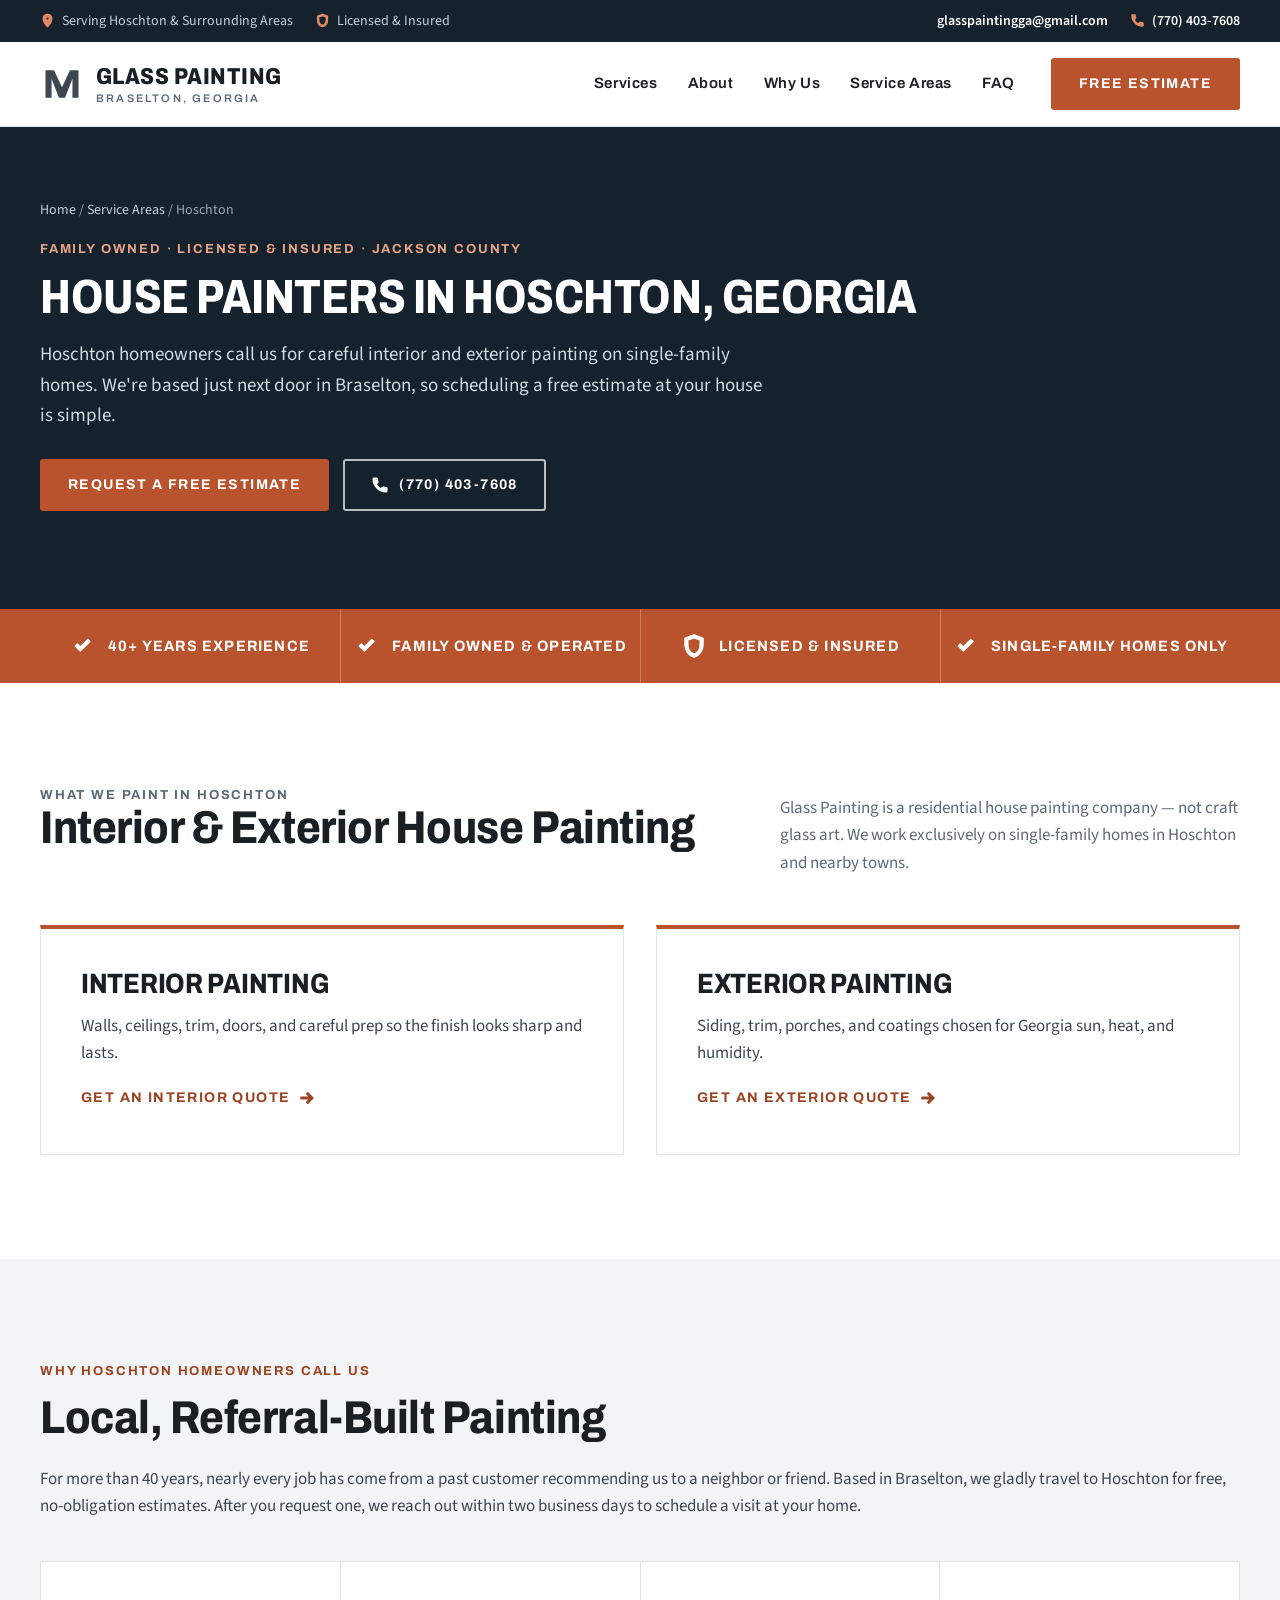
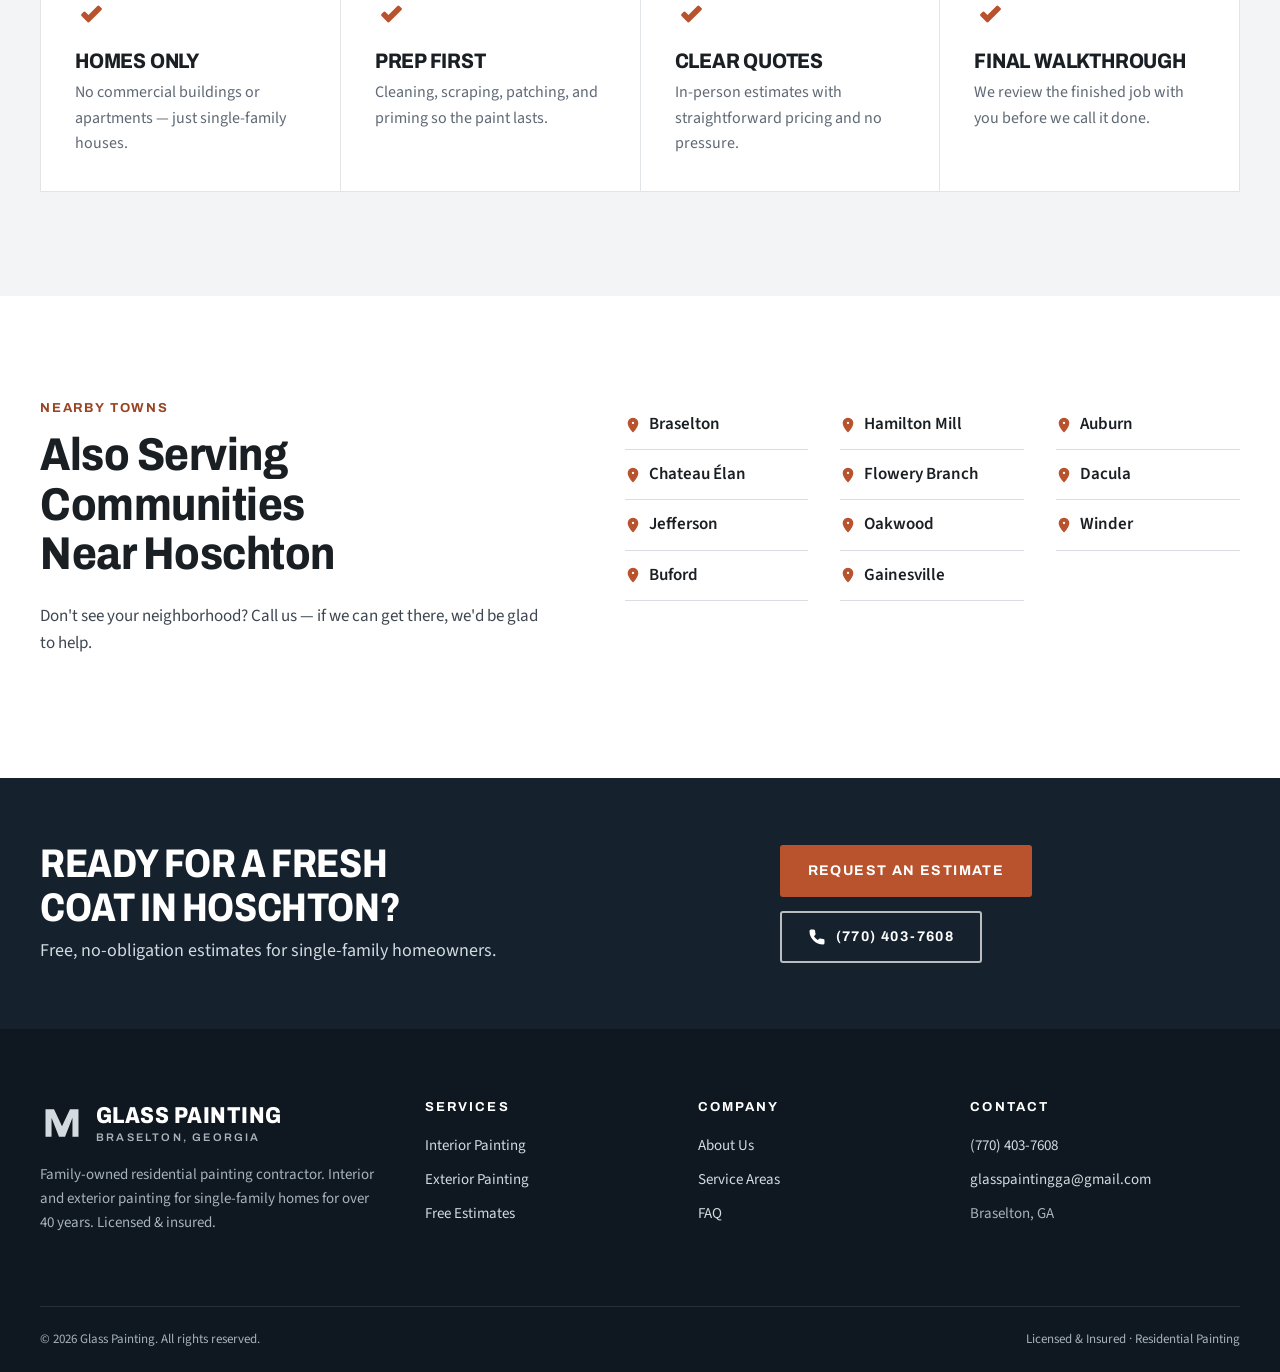
<file: areas/hoschton-ga/index.html>
<!doctype html>
<html lang="en" class="no-js">
<head>
  <meta charset="utf-8">
  <meta name="viewport" content="width=device-width, initial-scale=1">
  <title>House Painters in Hoschton, GA | Glass Painting</title>
  <meta name="description" content="Family-owned house painters serving Hoschton, GA. Interior and exterior painting for single-family homes. Free estimates: (770) 403-7608.">
  <meta name="robots" content="index, follow, max-image-preview:large, max-snippet:-1">
  <meta name="theme-color" content="#15212c">
  <link rel="canonical" href="https://glasspainting.homes/areas/hoschton-ga/">

  <meta property="og:type" content="website">
  <meta property="og:site_name" content="Glass Painting">
  <meta property="og:title" content="House Painters in Hoschton, GA | Glass Painting">
  <meta property="og:description" content="Family-owned house painters serving Hoschton, GA. Interior and exterior painting for single-family homes. Free estimates: (770) 403-7608.">
  <meta property="og:url" content="https://glasspainting.homes/areas/hoschton-ga/">
  <meta property="og:image" content="https://glasspainting.homes/assets/img/og-image.jpg">
  <meta property="og:locale" content="en_US">
  <meta name="twitter:card" content="summary_large_image">

  <link rel="icon" href="/assets/img/favicon.svg" type="image/svg+xml">
  <link rel="icon" href="/assets/img/favicon-32.png" sizes="32x32" type="image/png">
  <link rel="apple-touch-icon" href="/assets/img/apple-touch-icon.png">

  <link rel="preconnect" href="https://fonts.googleapis.com">
  <link rel="preconnect" href="https://fonts.gstatic.com" crossorigin>
  <link rel="stylesheet" href="https://fonts.googleapis.com/css2?family=Archivo:wdth,wght@75..125,400..800&family=Source+Sans+3:wght@400;600;700&display=swap">
  <link rel="stylesheet" href="/assets/css/styles.css?v=6">
  <style>
    .page-hero { background: var(--navy); color: #d2dae1; padding: 72px 0 64px; }
    .page-hero .label { color: var(--clay-light); }
    .page-hero h1 { color: #fff; font-size: clamp(32px, 4.2vw, 48px); text-transform: uppercase; font-stretch: 82%; margin: 0 0 16px; }
    .page-hero .lead { max-width: 38em; margin: 0 0 28px; font-size: 19px; }
    .page-hero .hero-actions { display: flex; flex-wrap: wrap; gap: 14px; }
    .crumbs { font-size: 14px; margin-bottom: 20px; color: #9aa7b2; }
    .crumbs a { color: #c5d0d8; text-decoration: none; }
    .crumbs a:hover { color: #fff; }
    .towns a { color: inherit; text-decoration: none; display: flex; align-items: center; gap: 8px; }
    .towns a:hover { color: var(--clay); }
  </style>
  <script>document.documentElement.classList.replace('no-js', 'js');</script>
  <script src="/assets/js/main.js?v=6" defer></script>

  <script type="application/ld+json">
  {
    "@context": "https://schema.org",
    "@type": "HousePainter",
    "name": "Glass Painting",
    "description": "Family-owned residential house painting serving Hoschton, Georgia. Interior and exterior painting for single-family homes for over 40 years.",
    "url": "https://glasspainting.homes/areas/hoschton-ga/",
    "telephone": "+1-770-403-7608",
    "email": "glasspaintingga@gmail.com",
    "address": {
      "@type": "PostalAddress",
      "addressLocality": "Braselton",
      "addressRegion": "GA",
      "addressCountry": "US"
    },
    "areaServed": {
      "@type": "City",
      "name": "Hoschton",
      "containedInPlace": { "@type": "State", "name": "Georgia" }
    }
  }
  </script>
</head>
<body>
  <a class="skip-link" href="#main">Skip to main content</a>
  <svg class="sprite" aria-hidden="true" focusable="false">
    <symbol id="i-mark" viewBox="0 0 32 32"><path fill="currentColor" d="M4 26V6h6.2l5.8 12.4L21.8 6H28v20h-4.4V12.2L18.2 26h-4.4L8.4 12.2V26H4z"/></symbol>
    <symbol id="i-phone" viewBox="0 0 24 24"><path fill="currentColor" d="M6.6 10.8a15.1 15.1 0 006.6 6.6l2.2-2.2a1 1 0 011-.24 11.4 11.4 0 003.6.57 1 1 0 011 1V20a1 1 0 01-1 1A17 17 0 013 4a1 1 0 011-1h3.5a1 1 0 011 1 11.4 11.4 0 00.57 3.6 1 1 0 01-.25 1L6.6 10.8z"/></symbol>
    <symbol id="i-pin" viewBox="0 0 24 24"><path fill="currentColor" d="M12 2a7 7 0 00-7 7c0 5.25 7 13 7 13s7-7.75 7-13a7 7 0 00-7-7zm0 9.5A2.5 2.5 0 1112 6a2.5 2.5 0 010 5.5z"/></symbol>
    <symbol id="i-shield" viewBox="0 0 24 24"><path fill="currentColor" d="M12 2l8 3v6c0 5-3.4 9.7-8 11-4.6-1.3-8-6-8-11V5l8-3zm0 2.2L6 6.1v4.9c0 3.9 2.5 7.6 6 8.8 3.5-1.2 6-4.9 6-8.8V6.1l-6-1.9z"/></symbol>
    <symbol id="i-check" viewBox="0 0 24 24"><path fill="currentColor" d="M9.5 16.2L5.3 12l1.4-1.4 2.8 2.8 7-7L18 7.8z"/></symbol>
    <symbol id="i-menu" viewBox="0 0 24 24"><path fill="currentColor" d="M4 7h16v2H4V7zm0 4h16v2H4v-2zm0 4h16v2H4v-2z"/></symbol>
    <symbol id="i-close" viewBox="0 0 24 24"><path fill="currentColor" d="M6.4 5l5.6 5.6L17.6 5 19 6.4 13.4 12 19 17.6 17.6 19 12 13.4 6.4 19 5 17.6 10.6 12 5 6.4z"/></symbol>
    <symbol id="i-arrow" viewBox="0 0 24 24"><path fill="currentColor" d="M13 5l7 7-7 7-1.4-1.4L16.2 13H4v-2h12.2l-4.6-4.6L13 5z"/></symbol>
  </svg>

  <div class="utility" role="region" aria-label="Contact information">
    <div class="wrap">
      <div class="utility-left">
        <span><svg aria-hidden="true"><use href="#i-pin"/></svg>Serving Hoschton &amp; Surrounding Areas</span>
        <span><svg aria-hidden="true"><use href="#i-shield"/></svg>Licensed &amp; Insured</span>
      </div>
      <div class="utility-right">
        <a href="mailto:glasspaintingga@gmail.com">glasspaintingga@gmail.com</a>
        <a href="tel:+17704037608"><svg aria-hidden="true"><use href="#i-phone"/></svg>(770) 403-7608</a>
      </div>
    </div>
  </div>

  <header class="header" id="top">
    <div class="wrap">
      <a class="logo" href="/" aria-label="Glass Painting homepage">
        <svg aria-hidden="true"><use href="#i-mark"/></svg>
        <span><span class="logo-name">Glass Painting</span><span class="logo-sub">Braselton, Georgia</span></span>
      </a>
      <nav class="nav" id="site-nav" aria-label="Main">
        <a href="/#services">Services</a>
        <a href="/#about">About</a>
        <a href="/#why-us">Why Us</a>
        <a href="/areas/">Service Areas</a>
        <a href="/#faq">FAQ</a>
      </nav>
      <a class="btn btn-clay" href="/#estimate">Free Estimate</a>
      <a class="header-call" href="tel:+17704037608" aria-label="Call (770) 403-7608"><svg aria-hidden="true"><use href="#i-phone"/></svg></a>
      <button class="menu-btn" type="button" aria-expanded="false" aria-controls="site-nav" aria-label="Open menu">
        <svg class="icon-open" aria-hidden="true"><use href="#i-menu"/></svg>
        <svg class="icon-close" aria-hidden="true"><use href="#i-close"/></svg>
      </button>
    </div>
  </header>

  <main id="main">
    <section class="page-hero" aria-labelledby="hero-title">
      <div class="wrap">
        <p class="crumbs"><a href="/">Home</a> / <a href="/areas/">Service Areas</a> / Hoschton</p>
        <p class="label">Family Owned · Licensed &amp; Insured · Jackson County</p>
        <h1 id="hero-title">House Painters in Hoschton, Georgia</h1>
        <p class="lead">Hoschton homeowners call us for careful interior and exterior painting on single-family homes. We&#x27;re based just next door in Braselton, so scheduling a free estimate at your house is simple.</p>
        <div class="hero-actions">
          <a class="btn btn-clay" href="/#estimate">Request a Free Estimate</a>
          <a class="btn btn-line" href="tel:+17704037608"><svg aria-hidden="true"><use href="#i-phone"/></svg>(770) 403-7608</a>
        </div>
      </div>
    </section>

    <section class="creds" aria-label="Credentials">
      <ul class="wrap">
        <li><svg aria-hidden="true"><use href="#i-check"/></svg>40+ Years Experience</li>
        <li><svg aria-hidden="true"><use href="#i-check"/></svg>Family Owned &amp; Operated</li>
        <li><svg aria-hidden="true"><use href="#i-shield"/></svg>Licensed &amp; Insured</li>
        <li><svg aria-hidden="true"><use href="#i-check"/></svg>Single-Family Homes Only</li>
      </ul>
    </section>

    <section class="section" aria-labelledby="services-title">
      <div class="wrap">
        <div class="head-row">
          <div>
            <p class="label">What We Paint in Hoschton</p>
            <h2 id="services-title">Interior &amp; Exterior House Painting</h2>
          </div>
          <p>Glass Painting is a residential house painting company — not craft glass art. We work exclusively on single-family homes in Hoschton and nearby towns.</p>
        </div>
        <div class="services">
          <article class="service">
            <div class="service-body">
              <h3>Interior Painting</h3>
              <p>Walls, ceilings, trim, doors, and careful prep so the finish looks sharp and lasts.</p>
              <a class="link-arrow" href="/#estimate">Get an interior quote <svg aria-hidden="true"><use href="#i-arrow"/></svg></a>
            </div>
          </article>
          <article class="service">
            <div class="service-body">
              <h3>Exterior Painting</h3>
              <p>Siding, trim, porches, and coatings chosen for Georgia sun, heat, and humidity.</p>
              <a class="link-arrow" href="/#estimate">Get an exterior quote <svg aria-hidden="true"><use href="#i-arrow"/></svg></a>
            </div>
          </article>
        </div>
      </div>
    </section>

    <section class="section alt" aria-labelledby="why-title">
      <div class="wrap">
        <p class="label">Why Hoschton Homeowners Call Us</p>
        <h2 id="why-title">Local, Referral-Built Painting</h2>
        <p>For more than 40 years, nearly every job has come from a past customer recommending us to a neighbor or friend. Based in Braselton, we gladly travel to Hoschton for free, no-obligation estimates. After you request one, we reach out within two business days to schedule a visit at your home.</p>
        <ul class="standards" style="margin-top:40px">
          <li><svg aria-hidden="true"><use href="#i-check"/></svg><h3>Homes Only</h3><p>No commercial buildings or apartments — just single-family houses.</p></li>
          <li><svg aria-hidden="true"><use href="#i-check"/></svg><h3>Prep First</h3><p>Cleaning, scraping, patching, and priming so the paint lasts.</p></li>
          <li><svg aria-hidden="true"><use href="#i-check"/></svg><h3>Clear Quotes</h3><p>In-person estimates with straightforward pricing and no pressure.</p></li>
          <li><svg aria-hidden="true"><use href="#i-check"/></svg><h3>Final Walkthrough</h3><p>We review the finished job with you before we call it done.</p></li>
        </ul>
      </div>
    </section>

    <section class="section" aria-labelledby="nearby-title">
      <div class="wrap area">
        <div>
          <p class="label">Nearby Towns</p>
          <h2 id="nearby-title">Also Serving Communities Near Hoschton</h2>
          <p>Don't see your neighborhood? Call us — if we can get there, we'd be glad to help.</p>
        </div>
        <ul class="towns">
            <li><a href="/areas/braselton-ga/"><svg aria-hidden="true"><use href="#i-pin"/></svg>Braselton</a></li>
            <li><a href="/areas/chateau-elan-ga/"><svg aria-hidden="true"><use href="#i-pin"/></svg>Chateau Élan</a></li>
            <li><a href="/areas/jefferson-ga/"><svg aria-hidden="true"><use href="#i-pin"/></svg>Jefferson</a></li>
            <li><a href="/areas/buford-ga/"><svg aria-hidden="true"><use href="#i-pin"/></svg>Buford</a></li>
            <li><a href="/areas/hamilton-mill-ga/"><svg aria-hidden="true"><use href="#i-pin"/></svg>Hamilton Mill</a></li>
            <li><a href="/areas/flowery-branch-ga/"><svg aria-hidden="true"><use href="#i-pin"/></svg>Flowery Branch</a></li>
            <li><a href="/areas/oakwood-ga/"><svg aria-hidden="true"><use href="#i-pin"/></svg>Oakwood</a></li>
            <li><a href="/areas/gainesville-ga/"><svg aria-hidden="true"><use href="#i-pin"/></svg>Gainesville</a></li>
            <li><a href="/areas/auburn-ga/"><svg aria-hidden="true"><use href="#i-pin"/></svg>Auburn</a></li>
            <li><a href="/areas/dacula-ga/"><svg aria-hidden="true"><use href="#i-pin"/></svg>Dacula</a></li>
            <li><a href="/areas/winder-ga/"><svg aria-hidden="true"><use href="#i-pin"/></svg>Winder</a></li>
        </ul>
      </div>
    </section>

    <section class="cta-band" aria-labelledby="cta-title">
      <div class="wrap">
        <div>
          <h2 id="cta-title">Ready for a Fresh Coat in Hoschton?</h2>
          <p>Free, no-obligation estimates for single-family homeowners.</p>
        </div>
        <div class="cta-actions">
          <a class="btn btn-clay" href="/#estimate">Request an Estimate</a>
          <a class="btn btn-line" href="tel:+17704037608"><svg aria-hidden="true"><use href="#i-phone"/></svg>(770) 403-7608</a>
        </div>
      </div>
    </section>
  </main>

  <footer class="site-footer">
    <div class="wrap foot">
      <div>
        <a class="logo" href="/"><svg aria-hidden="true"><use href="#i-mark"/></svg><span><span class="logo-name">Glass Painting</span><span class="logo-sub">Braselton, Georgia</span></span></a>
        <p>Family-owned residential painting contractor. Interior and exterior painting for single-family homes for over 40 years. Licensed &amp; insured.</p>
      </div>
      <nav aria-label="Services">
        <h2>Services</h2>
        <ul><li><a href="/#services">Interior Painting</a></li><li><a href="/#services">Exterior Painting</a></li><li><a href="/#estimate">Free Estimates</a></li></ul>
      </nav>
      <nav aria-label="Company">
        <h2>Company</h2>
        <ul><li><a href="/#about">About Us</a></li><li><a href="/areas/">Service Areas</a></li><li><a href="/#faq">FAQ</a></li></ul>
      </nav>
      <div>
        <h2>Contact</h2>
        <ul><li><a href="tel:+17704037608">(770) 403-7608</a></li><li><a href="mailto:glasspaintingga@gmail.com">glasspaintingga@gmail.com</a></li><li>Braselton, GA</li></ul>
      </div>
    </div>
    <div class="wrap foot-bottom">
      <p>&copy; <span id="year">2026</span> Glass Painting. All rights reserved.</p>
      <p>Licensed &amp; Insured · Residential Painting</p>
    </div>
  </footer>
</body>
</html>
</file>
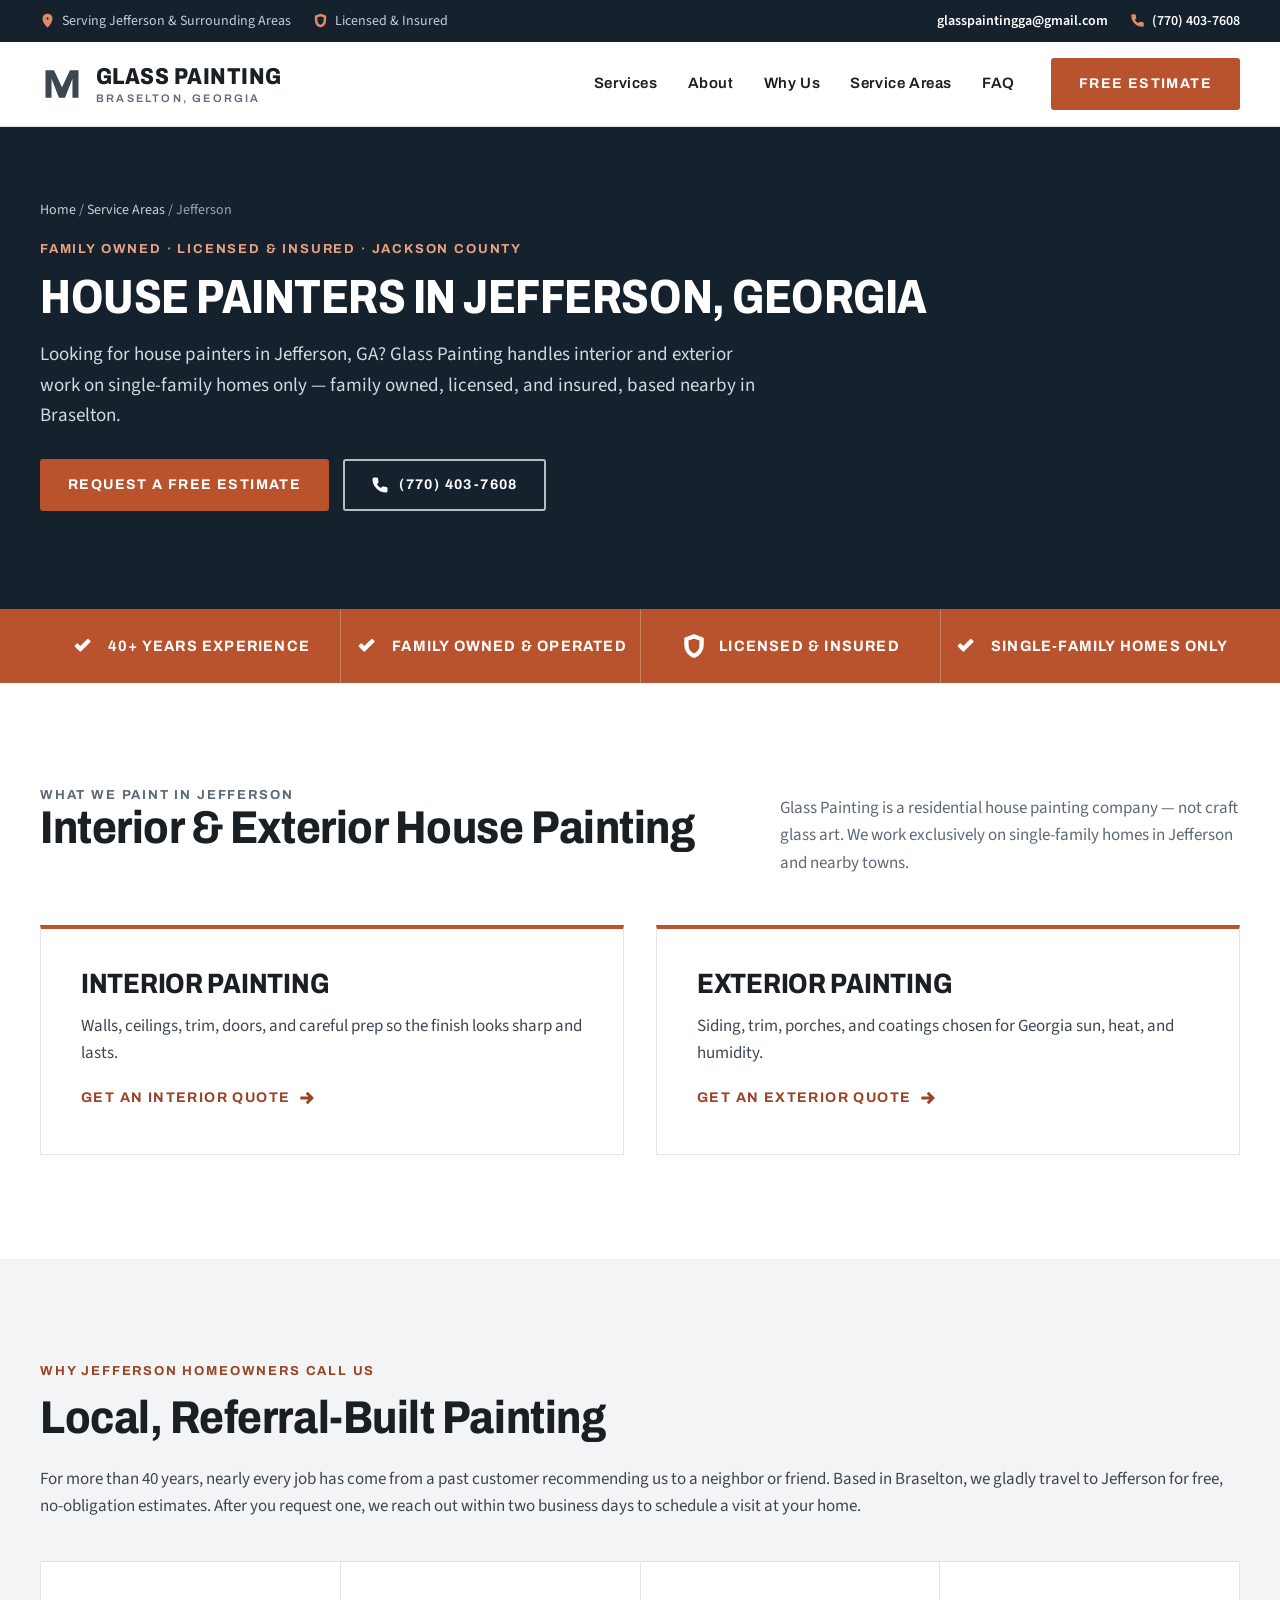
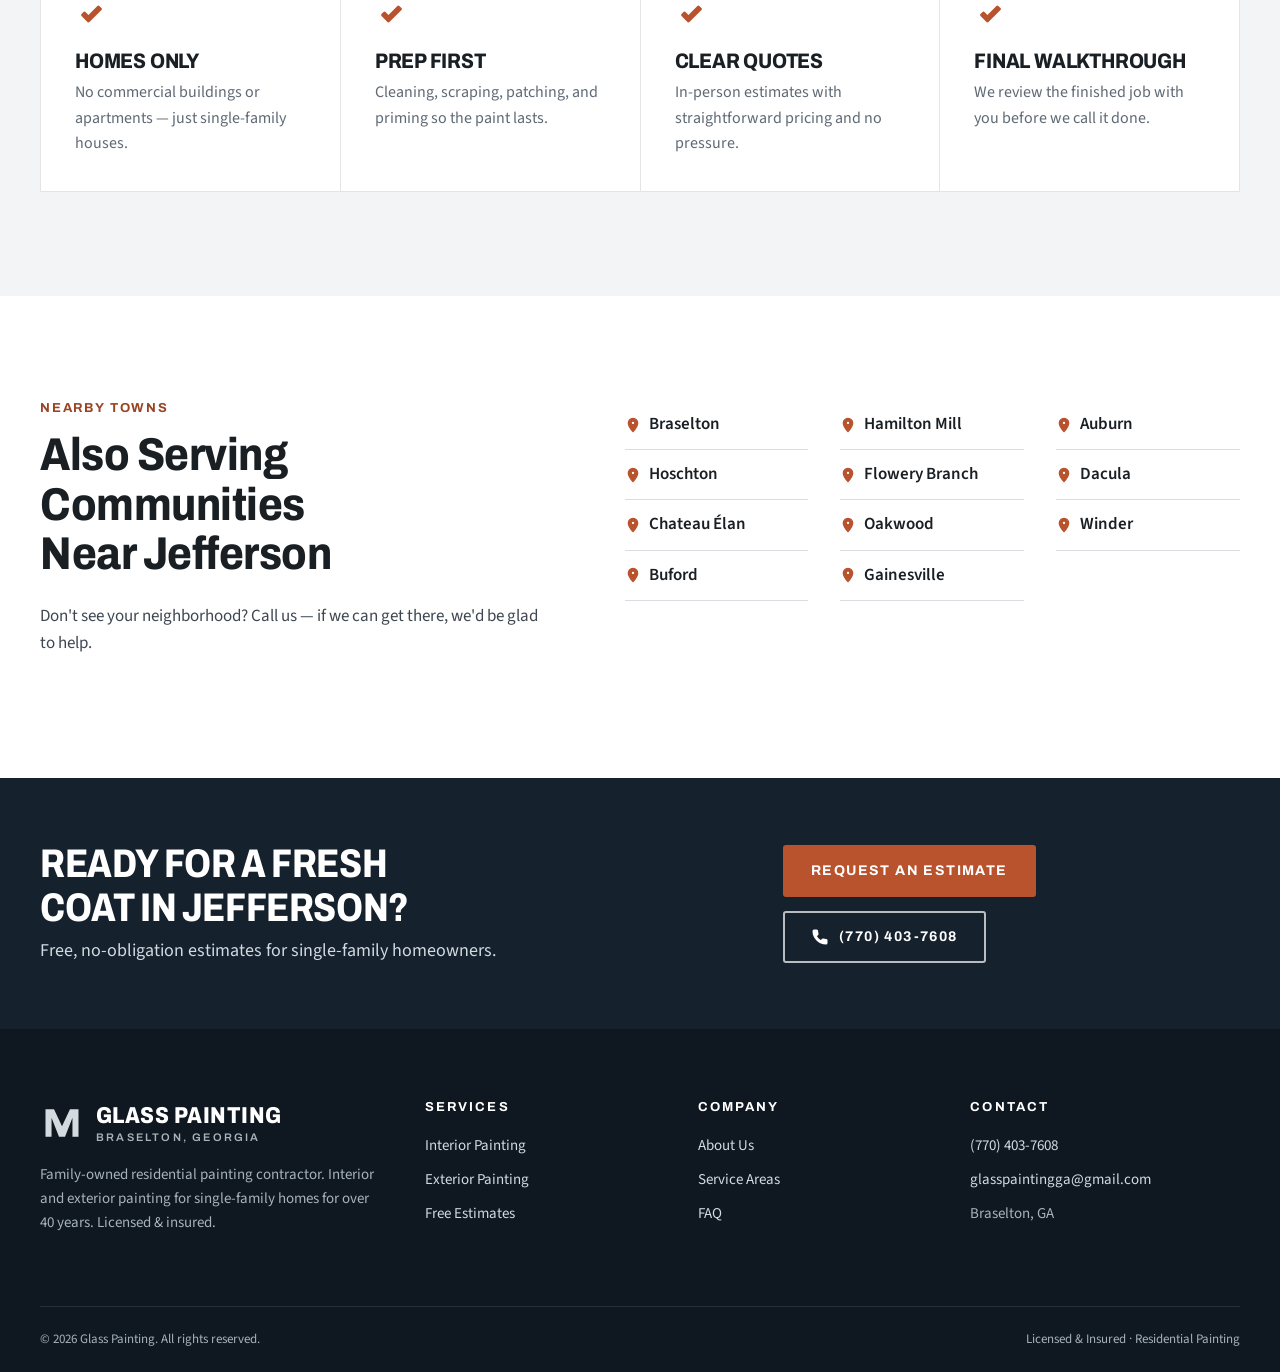
<file: areas/jefferson-ga/index.html>
<!doctype html>
<html lang="en" class="no-js">
<head>
  <meta charset="utf-8">
  <meta name="viewport" content="width=device-width, initial-scale=1">
  <title>House Painters in Jefferson, GA | Glass Painting</title>
  <meta name="description" content="Family-owned house painters serving Jefferson, GA. Interior and exterior painting for single-family homes. Free estimates: (770) 403-7608.">
  <meta name="robots" content="index, follow, max-image-preview:large, max-snippet:-1">
  <meta name="theme-color" content="#15212c">
  <link rel="canonical" href="https://glasspainting.homes/areas/jefferson-ga/">

  <meta property="og:type" content="website">
  <meta property="og:site_name" content="Glass Painting">
  <meta property="og:title" content="House Painters in Jefferson, GA | Glass Painting">
  <meta property="og:description" content="Family-owned house painters serving Jefferson, GA. Interior and exterior painting for single-family homes. Free estimates: (770) 403-7608.">
  <meta property="og:url" content="https://glasspainting.homes/areas/jefferson-ga/">
  <meta property="og:image" content="https://glasspainting.homes/assets/img/og-image.jpg">
  <meta property="og:locale" content="en_US">
  <meta name="twitter:card" content="summary_large_image">

  <link rel="icon" href="/assets/img/favicon.svg" type="image/svg+xml">
  <link rel="icon" href="/assets/img/favicon-32.png" sizes="32x32" type="image/png">
  <link rel="apple-touch-icon" href="/assets/img/apple-touch-icon.png">

  <link rel="preconnect" href="https://fonts.googleapis.com">
  <link rel="preconnect" href="https://fonts.gstatic.com" crossorigin>
  <link rel="stylesheet" href="https://fonts.googleapis.com/css2?family=Archivo:wdth,wght@75..125,400..800&family=Source+Sans+3:wght@400;600;700&display=swap">
  <link rel="stylesheet" href="/assets/css/styles.css?v=6">
  <style>
    .page-hero { background: var(--navy); color: #d2dae1; padding: 72px 0 64px; }
    .page-hero .label { color: var(--clay-light); }
    .page-hero h1 { color: #fff; font-size: clamp(32px, 4.2vw, 48px); text-transform: uppercase; font-stretch: 82%; margin: 0 0 16px; }
    .page-hero .lead { max-width: 38em; margin: 0 0 28px; font-size: 19px; }
    .page-hero .hero-actions { display: flex; flex-wrap: wrap; gap: 14px; }
    .crumbs { font-size: 14px; margin-bottom: 20px; color: #9aa7b2; }
    .crumbs a { color: #c5d0d8; text-decoration: none; }
    .crumbs a:hover { color: #fff; }
    .towns a { color: inherit; text-decoration: none; display: flex; align-items: center; gap: 8px; }
    .towns a:hover { color: var(--clay); }
  </style>
  <script>document.documentElement.classList.replace('no-js', 'js');</script>
  <script src="/assets/js/main.js?v=6" defer></script>

  <script type="application/ld+json">
  {
    "@context": "https://schema.org",
    "@type": "HousePainter",
    "name": "Glass Painting",
    "description": "Family-owned residential house painting serving Jefferson, Georgia. Interior and exterior painting for single-family homes for over 40 years.",
    "url": "https://glasspainting.homes/areas/jefferson-ga/",
    "telephone": "+1-770-403-7608",
    "email": "glasspaintingga@gmail.com",
    "address": {
      "@type": "PostalAddress",
      "addressLocality": "Braselton",
      "addressRegion": "GA",
      "addressCountry": "US"
    },
    "areaServed": {
      "@type": "City",
      "name": "Jefferson",
      "containedInPlace": { "@type": "State", "name": "Georgia" }
    }
  }
  </script>
</head>
<body>
  <a class="skip-link" href="#main">Skip to main content</a>
  <svg class="sprite" aria-hidden="true" focusable="false">
    <symbol id="i-mark" viewBox="0 0 32 32"><path fill="currentColor" d="M4 26V6h6.2l5.8 12.4L21.8 6H28v20h-4.4V12.2L18.2 26h-4.4L8.4 12.2V26H4z"/></symbol>
    <symbol id="i-phone" viewBox="0 0 24 24"><path fill="currentColor" d="M6.6 10.8a15.1 15.1 0 006.6 6.6l2.2-2.2a1 1 0 011-.24 11.4 11.4 0 003.6.57 1 1 0 011 1V20a1 1 0 01-1 1A17 17 0 013 4a1 1 0 011-1h3.5a1 1 0 011 1 11.4 11.4 0 00.57 3.6 1 1 0 01-.25 1L6.6 10.8z"/></symbol>
    <symbol id="i-pin" viewBox="0 0 24 24"><path fill="currentColor" d="M12 2a7 7 0 00-7 7c0 5.25 7 13 7 13s7-7.75 7-13a7 7 0 00-7-7zm0 9.5A2.5 2.5 0 1112 6a2.5 2.5 0 010 5.5z"/></symbol>
    <symbol id="i-shield" viewBox="0 0 24 24"><path fill="currentColor" d="M12 2l8 3v6c0 5-3.4 9.7-8 11-4.6-1.3-8-6-8-11V5l8-3zm0 2.2L6 6.1v4.9c0 3.9 2.5 7.6 6 8.8 3.5-1.2 6-4.9 6-8.8V6.1l-6-1.9z"/></symbol>
    <symbol id="i-check" viewBox="0 0 24 24"><path fill="currentColor" d="M9.5 16.2L5.3 12l1.4-1.4 2.8 2.8 7-7L18 7.8z"/></symbol>
    <symbol id="i-menu" viewBox="0 0 24 24"><path fill="currentColor" d="M4 7h16v2H4V7zm0 4h16v2H4v-2zm0 4h16v2H4v-2z"/></symbol>
    <symbol id="i-close" viewBox="0 0 24 24"><path fill="currentColor" d="M6.4 5l5.6 5.6L17.6 5 19 6.4 13.4 12 19 17.6 17.6 19 12 13.4 6.4 19 5 17.6 10.6 12 5 6.4z"/></symbol>
    <symbol id="i-arrow" viewBox="0 0 24 24"><path fill="currentColor" d="M13 5l7 7-7 7-1.4-1.4L16.2 13H4v-2h12.2l-4.6-4.6L13 5z"/></symbol>
  </svg>

  <div class="utility" role="region" aria-label="Contact information">
    <div class="wrap">
      <div class="utility-left">
        <span><svg aria-hidden="true"><use href="#i-pin"/></svg>Serving Jefferson &amp; Surrounding Areas</span>
        <span><svg aria-hidden="true"><use href="#i-shield"/></svg>Licensed &amp; Insured</span>
      </div>
      <div class="utility-right">
        <a href="mailto:glasspaintingga@gmail.com">glasspaintingga@gmail.com</a>
        <a href="tel:+17704037608"><svg aria-hidden="true"><use href="#i-phone"/></svg>(770) 403-7608</a>
      </div>
    </div>
  </div>

  <header class="header" id="top">
    <div class="wrap">
      <a class="logo" href="/" aria-label="Glass Painting homepage">
        <svg aria-hidden="true"><use href="#i-mark"/></svg>
        <span><span class="logo-name">Glass Painting</span><span class="logo-sub">Braselton, Georgia</span></span>
      </a>
      <nav class="nav" id="site-nav" aria-label="Main">
        <a href="/#services">Services</a>
        <a href="/#about">About</a>
        <a href="/#why-us">Why Us</a>
        <a href="/areas/">Service Areas</a>
        <a href="/#faq">FAQ</a>
      </nav>
      <a class="btn btn-clay" href="/#estimate">Free Estimate</a>
      <a class="header-call" href="tel:+17704037608" aria-label="Call (770) 403-7608"><svg aria-hidden="true"><use href="#i-phone"/></svg></a>
      <button class="menu-btn" type="button" aria-expanded="false" aria-controls="site-nav" aria-label="Open menu">
        <svg class="icon-open" aria-hidden="true"><use href="#i-menu"/></svg>
        <svg class="icon-close" aria-hidden="true"><use href="#i-close"/></svg>
      </button>
    </div>
  </header>

  <main id="main">
    <section class="page-hero" aria-labelledby="hero-title">
      <div class="wrap">
        <p class="crumbs"><a href="/">Home</a> / <a href="/areas/">Service Areas</a> / Jefferson</p>
        <p class="label">Family Owned · Licensed &amp; Insured · Jackson County</p>
        <h1 id="hero-title">House Painters in Jefferson, Georgia</h1>
        <p class="lead">Looking for house painters in Jefferson, GA? Glass Painting handles interior and exterior work on single-family homes only — family owned, licensed, and insured, based nearby in Braselton.</p>
        <div class="hero-actions">
          <a class="btn btn-clay" href="/#estimate">Request a Free Estimate</a>
          <a class="btn btn-line" href="tel:+17704037608"><svg aria-hidden="true"><use href="#i-phone"/></svg>(770) 403-7608</a>
        </div>
      </div>
    </section>

    <section class="creds" aria-label="Credentials">
      <ul class="wrap">
        <li><svg aria-hidden="true"><use href="#i-check"/></svg>40+ Years Experience</li>
        <li><svg aria-hidden="true"><use href="#i-check"/></svg>Family Owned &amp; Operated</li>
        <li><svg aria-hidden="true"><use href="#i-shield"/></svg>Licensed &amp; Insured</li>
        <li><svg aria-hidden="true"><use href="#i-check"/></svg>Single-Family Homes Only</li>
      </ul>
    </section>

    <section class="section" aria-labelledby="services-title">
      <div class="wrap">
        <div class="head-row">
          <div>
            <p class="label">What We Paint in Jefferson</p>
            <h2 id="services-title">Interior &amp; Exterior House Painting</h2>
          </div>
          <p>Glass Painting is a residential house painting company — not craft glass art. We work exclusively on single-family homes in Jefferson and nearby towns.</p>
        </div>
        <div class="services">
          <article class="service">
            <div class="service-body">
              <h3>Interior Painting</h3>
              <p>Walls, ceilings, trim, doors, and careful prep so the finish looks sharp and lasts.</p>
              <a class="link-arrow" href="/#estimate">Get an interior quote <svg aria-hidden="true"><use href="#i-arrow"/></svg></a>
            </div>
          </article>
          <article class="service">
            <div class="service-body">
              <h3>Exterior Painting</h3>
              <p>Siding, trim, porches, and coatings chosen for Georgia sun, heat, and humidity.</p>
              <a class="link-arrow" href="/#estimate">Get an exterior quote <svg aria-hidden="true"><use href="#i-arrow"/></svg></a>
            </div>
          </article>
        </div>
      </div>
    </section>

    <section class="section alt" aria-labelledby="why-title">
      <div class="wrap">
        <p class="label">Why Jefferson Homeowners Call Us</p>
        <h2 id="why-title">Local, Referral-Built Painting</h2>
        <p>For more than 40 years, nearly every job has come from a past customer recommending us to a neighbor or friend. Based in Braselton, we gladly travel to Jefferson for free, no-obligation estimates. After you request one, we reach out within two business days to schedule a visit at your home.</p>
        <ul class="standards" style="margin-top:40px">
          <li><svg aria-hidden="true"><use href="#i-check"/></svg><h3>Homes Only</h3><p>No commercial buildings or apartments — just single-family houses.</p></li>
          <li><svg aria-hidden="true"><use href="#i-check"/></svg><h3>Prep First</h3><p>Cleaning, scraping, patching, and priming so the paint lasts.</p></li>
          <li><svg aria-hidden="true"><use href="#i-check"/></svg><h3>Clear Quotes</h3><p>In-person estimates with straightforward pricing and no pressure.</p></li>
          <li><svg aria-hidden="true"><use href="#i-check"/></svg><h3>Final Walkthrough</h3><p>We review the finished job with you before we call it done.</p></li>
        </ul>
      </div>
    </section>

    <section class="section" aria-labelledby="nearby-title">
      <div class="wrap area">
        <div>
          <p class="label">Nearby Towns</p>
          <h2 id="nearby-title">Also Serving Communities Near Jefferson</h2>
          <p>Don't see your neighborhood? Call us — if we can get there, we'd be glad to help.</p>
        </div>
        <ul class="towns">
            <li><a href="/areas/braselton-ga/"><svg aria-hidden="true"><use href="#i-pin"/></svg>Braselton</a></li>
            <li><a href="/areas/hoschton-ga/"><svg aria-hidden="true"><use href="#i-pin"/></svg>Hoschton</a></li>
            <li><a href="/areas/chateau-elan-ga/"><svg aria-hidden="true"><use href="#i-pin"/></svg>Chateau Élan</a></li>
            <li><a href="/areas/buford-ga/"><svg aria-hidden="true"><use href="#i-pin"/></svg>Buford</a></li>
            <li><a href="/areas/hamilton-mill-ga/"><svg aria-hidden="true"><use href="#i-pin"/></svg>Hamilton Mill</a></li>
            <li><a href="/areas/flowery-branch-ga/"><svg aria-hidden="true"><use href="#i-pin"/></svg>Flowery Branch</a></li>
            <li><a href="/areas/oakwood-ga/"><svg aria-hidden="true"><use href="#i-pin"/></svg>Oakwood</a></li>
            <li><a href="/areas/gainesville-ga/"><svg aria-hidden="true"><use href="#i-pin"/></svg>Gainesville</a></li>
            <li><a href="/areas/auburn-ga/"><svg aria-hidden="true"><use href="#i-pin"/></svg>Auburn</a></li>
            <li><a href="/areas/dacula-ga/"><svg aria-hidden="true"><use href="#i-pin"/></svg>Dacula</a></li>
            <li><a href="/areas/winder-ga/"><svg aria-hidden="true"><use href="#i-pin"/></svg>Winder</a></li>
        </ul>
      </div>
    </section>

    <section class="cta-band" aria-labelledby="cta-title">
      <div class="wrap">
        <div>
          <h2 id="cta-title">Ready for a Fresh Coat in Jefferson?</h2>
          <p>Free, no-obligation estimates for single-family homeowners.</p>
        </div>
        <div class="cta-actions">
          <a class="btn btn-clay" href="/#estimate">Request an Estimate</a>
          <a class="btn btn-line" href="tel:+17704037608"><svg aria-hidden="true"><use href="#i-phone"/></svg>(770) 403-7608</a>
        </div>
      </div>
    </section>
  </main>

  <footer class="site-footer">
    <div class="wrap foot">
      <div>
        <a class="logo" href="/"><svg aria-hidden="true"><use href="#i-mark"/></svg><span><span class="logo-name">Glass Painting</span><span class="logo-sub">Braselton, Georgia</span></span></a>
        <p>Family-owned residential painting contractor. Interior and exterior painting for single-family homes for over 40 years. Licensed &amp; insured.</p>
      </div>
      <nav aria-label="Services">
        <h2>Services</h2>
        <ul><li><a href="/#services">Interior Painting</a></li><li><a href="/#services">Exterior Painting</a></li><li><a href="/#estimate">Free Estimates</a></li></ul>
      </nav>
      <nav aria-label="Company">
        <h2>Company</h2>
        <ul><li><a href="/#about">About Us</a></li><li><a href="/areas/">Service Areas</a></li><li><a href="/#faq">FAQ</a></li></ul>
      </nav>
      <div>
        <h2>Contact</h2>
        <ul><li><a href="tel:+17704037608">(770) 403-7608</a></li><li><a href="mailto:glasspaintingga@gmail.com">glasspaintingga@gmail.com</a></li><li>Braselton, GA</li></ul>
      </div>
    </div>
    <div class="wrap foot-bottom">
      <p>&copy; <span id="year">2026</span> Glass Painting. All rights reserved.</p>
      <p>Licensed &amp; Insured · Residential Painting</p>
    </div>
  </footer>
</body>
</html>
</file>
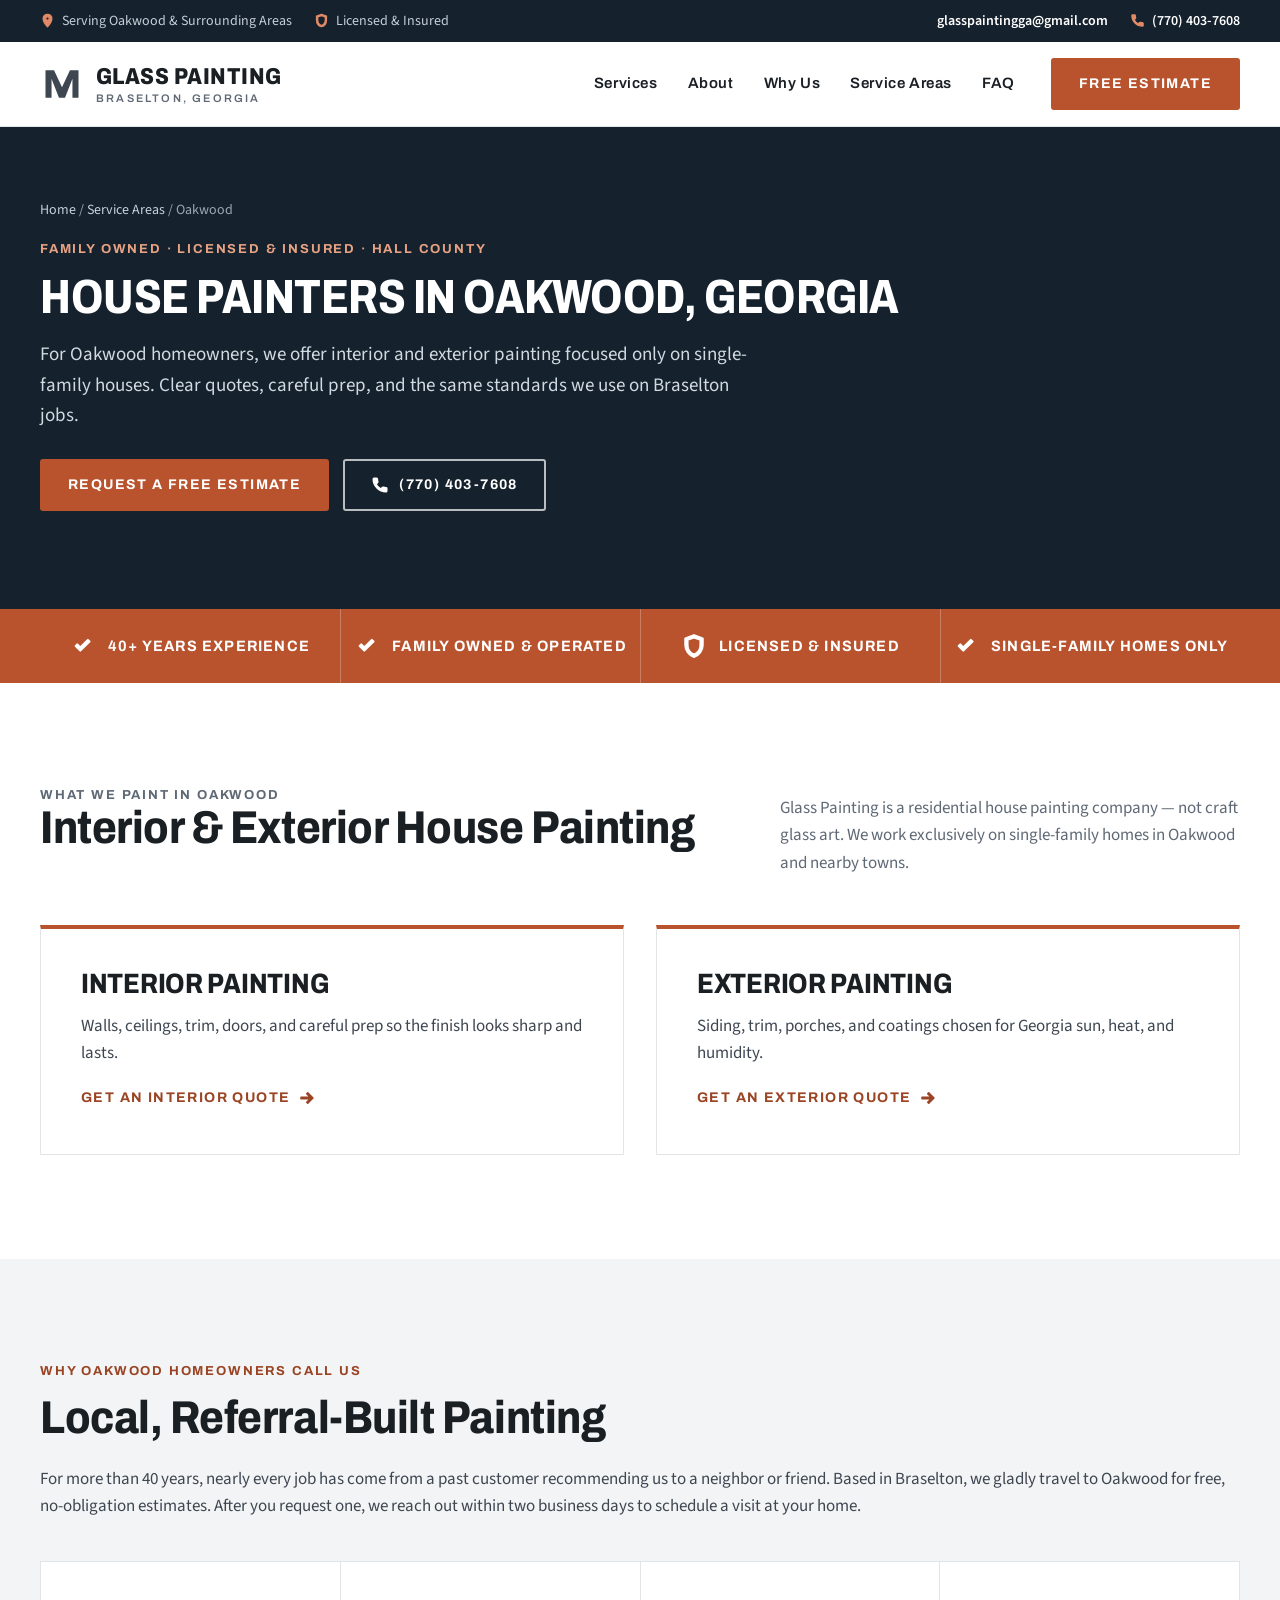
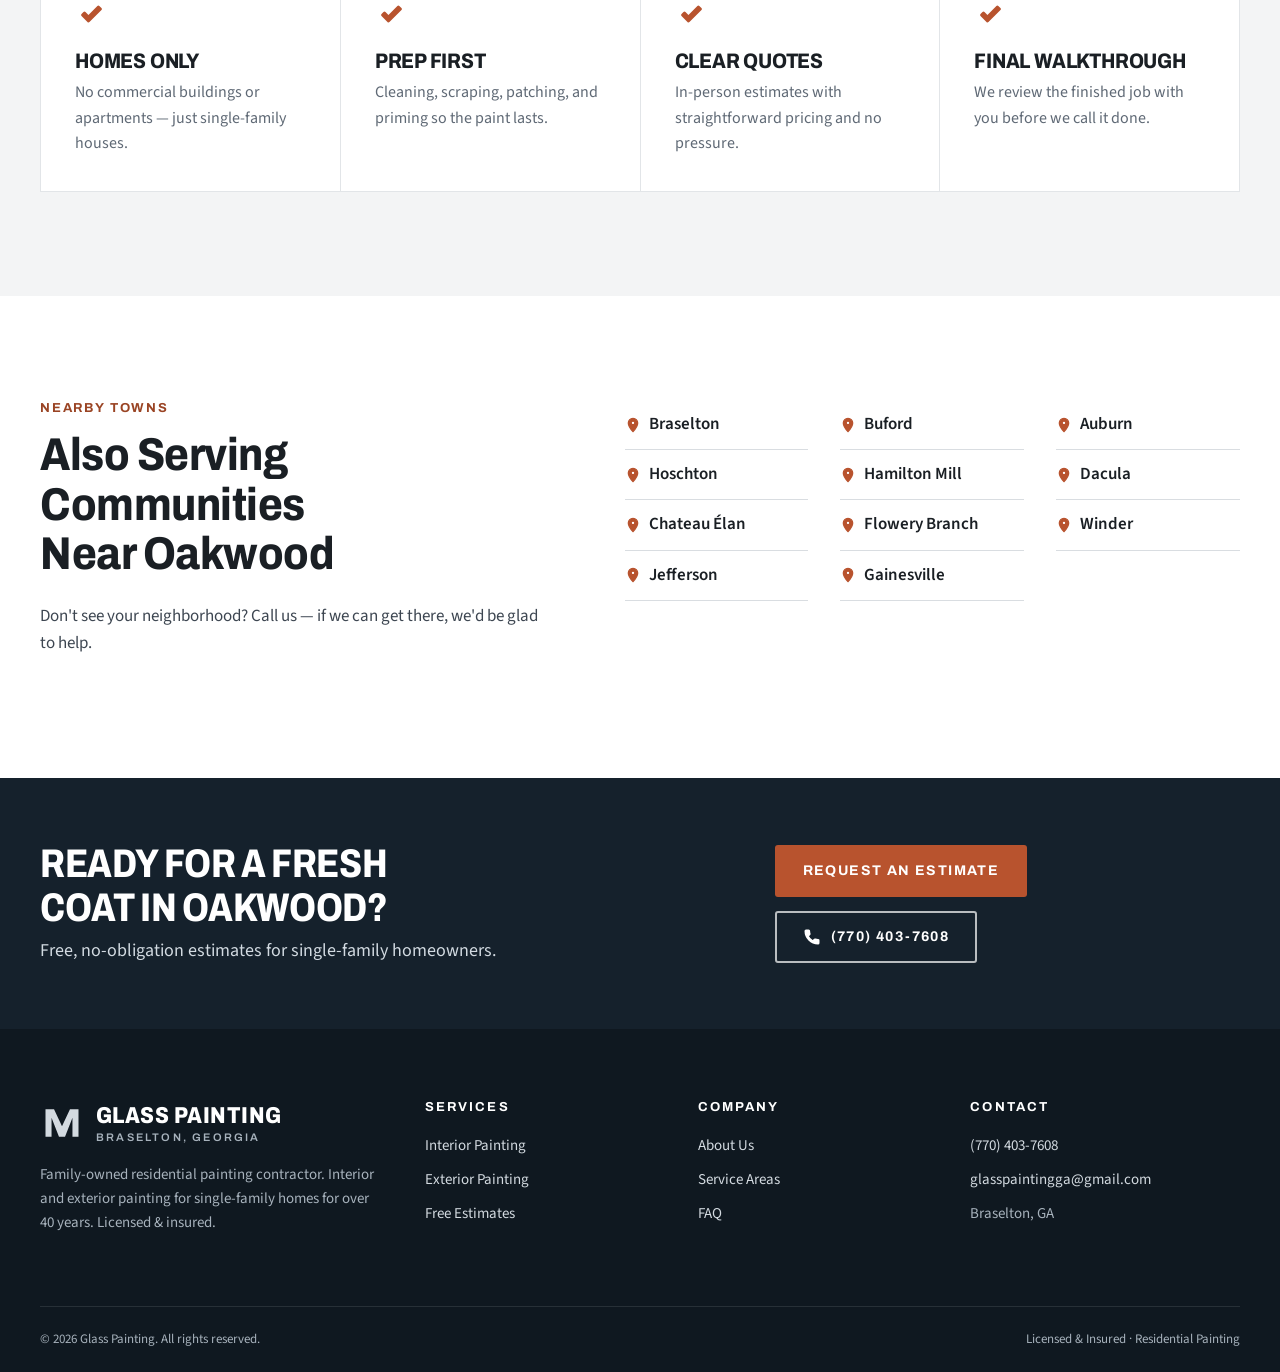
<file: areas/oakwood-ga/index.html>
<!doctype html>
<html lang="en" class="no-js">
<head>
  <meta charset="utf-8">
  <meta name="viewport" content="width=device-width, initial-scale=1">
  <title>House Painters in Oakwood, GA | Glass Painting</title>
  <meta name="description" content="Family-owned house painters serving Oakwood, GA. Interior and exterior painting for single-family homes. Free estimates: (770) 403-7608.">
  <meta name="robots" content="index, follow, max-image-preview:large, max-snippet:-1">
  <meta name="theme-color" content="#15212c">
  <link rel="canonical" href="https://glasspainting.homes/areas/oakwood-ga/">

  <meta property="og:type" content="website">
  <meta property="og:site_name" content="Glass Painting">
  <meta property="og:title" content="House Painters in Oakwood, GA | Glass Painting">
  <meta property="og:description" content="Family-owned house painters serving Oakwood, GA. Interior and exterior painting for single-family homes. Free estimates: (770) 403-7608.">
  <meta property="og:url" content="https://glasspainting.homes/areas/oakwood-ga/">
  <meta property="og:image" content="https://glasspainting.homes/assets/img/og-image.jpg">
  <meta property="og:locale" content="en_US">
  <meta name="twitter:card" content="summary_large_image">

  <link rel="icon" href="/assets/img/favicon.svg" type="image/svg+xml">
  <link rel="icon" href="/assets/img/favicon-32.png" sizes="32x32" type="image/png">
  <link rel="apple-touch-icon" href="/assets/img/apple-touch-icon.png">

  <link rel="preconnect" href="https://fonts.googleapis.com">
  <link rel="preconnect" href="https://fonts.gstatic.com" crossorigin>
  <link rel="stylesheet" href="https://fonts.googleapis.com/css2?family=Archivo:wdth,wght@75..125,400..800&family=Source+Sans+3:wght@400;600;700&display=swap">
  <link rel="stylesheet" href="/assets/css/styles.css?v=6">
  <style>
    .page-hero { background: var(--navy); color: #d2dae1; padding: 72px 0 64px; }
    .page-hero .label { color: var(--clay-light); }
    .page-hero h1 { color: #fff; font-size: clamp(32px, 4.2vw, 48px); text-transform: uppercase; font-stretch: 82%; margin: 0 0 16px; }
    .page-hero .lead { max-width: 38em; margin: 0 0 28px; font-size: 19px; }
    .page-hero .hero-actions { display: flex; flex-wrap: wrap; gap: 14px; }
    .crumbs { font-size: 14px; margin-bottom: 20px; color: #9aa7b2; }
    .crumbs a { color: #c5d0d8; text-decoration: none; }
    .crumbs a:hover { color: #fff; }
    .towns a { color: inherit; text-decoration: none; display: flex; align-items: center; gap: 8px; }
    .towns a:hover { color: var(--clay); }
  </style>
  <script>document.documentElement.classList.replace('no-js', 'js');</script>
  <script src="/assets/js/main.js?v=6" defer></script>

  <script type="application/ld+json">
  {
    "@context": "https://schema.org",
    "@type": "HousePainter",
    "name": "Glass Painting",
    "description": "Family-owned residential house painting serving Oakwood, Georgia. Interior and exterior painting for single-family homes for over 40 years.",
    "url": "https://glasspainting.homes/areas/oakwood-ga/",
    "telephone": "+1-770-403-7608",
    "email": "glasspaintingga@gmail.com",
    "address": {
      "@type": "PostalAddress",
      "addressLocality": "Braselton",
      "addressRegion": "GA",
      "addressCountry": "US"
    },
    "areaServed": {
      "@type": "City",
      "name": "Oakwood",
      "containedInPlace": { "@type": "State", "name": "Georgia" }
    }
  }
  </script>
</head>
<body>
  <a class="skip-link" href="#main">Skip to main content</a>
  <svg class="sprite" aria-hidden="true" focusable="false">
    <symbol id="i-mark" viewBox="0 0 32 32"><path fill="currentColor" d="M4 26V6h6.2l5.8 12.4L21.8 6H28v20h-4.4V12.2L18.2 26h-4.4L8.4 12.2V26H4z"/></symbol>
    <symbol id="i-phone" viewBox="0 0 24 24"><path fill="currentColor" d="M6.6 10.8a15.1 15.1 0 006.6 6.6l2.2-2.2a1 1 0 011-.24 11.4 11.4 0 003.6.57 1 1 0 011 1V20a1 1 0 01-1 1A17 17 0 013 4a1 1 0 011-1h3.5a1 1 0 011 1 11.4 11.4 0 00.57 3.6 1 1 0 01-.25 1L6.6 10.8z"/></symbol>
    <symbol id="i-pin" viewBox="0 0 24 24"><path fill="currentColor" d="M12 2a7 7 0 00-7 7c0 5.25 7 13 7 13s7-7.75 7-13a7 7 0 00-7-7zm0 9.5A2.5 2.5 0 1112 6a2.5 2.5 0 010 5.5z"/></symbol>
    <symbol id="i-shield" viewBox="0 0 24 24"><path fill="currentColor" d="M12 2l8 3v6c0 5-3.4 9.7-8 11-4.6-1.3-8-6-8-11V5l8-3zm0 2.2L6 6.1v4.9c0 3.9 2.5 7.6 6 8.8 3.5-1.2 6-4.9 6-8.8V6.1l-6-1.9z"/></symbol>
    <symbol id="i-check" viewBox="0 0 24 24"><path fill="currentColor" d="M9.5 16.2L5.3 12l1.4-1.4 2.8 2.8 7-7L18 7.8z"/></symbol>
    <symbol id="i-menu" viewBox="0 0 24 24"><path fill="currentColor" d="M4 7h16v2H4V7zm0 4h16v2H4v-2zm0 4h16v2H4v-2z"/></symbol>
    <symbol id="i-close" viewBox="0 0 24 24"><path fill="currentColor" d="M6.4 5l5.6 5.6L17.6 5 19 6.4 13.4 12 19 17.6 17.6 19 12 13.4 6.4 19 5 17.6 10.6 12 5 6.4z"/></symbol>
    <symbol id="i-arrow" viewBox="0 0 24 24"><path fill="currentColor" d="M13 5l7 7-7 7-1.4-1.4L16.2 13H4v-2h12.2l-4.6-4.6L13 5z"/></symbol>
  </svg>

  <div class="utility" role="region" aria-label="Contact information">
    <div class="wrap">
      <div class="utility-left">
        <span><svg aria-hidden="true"><use href="#i-pin"/></svg>Serving Oakwood &amp; Surrounding Areas</span>
        <span><svg aria-hidden="true"><use href="#i-shield"/></svg>Licensed &amp; Insured</span>
      </div>
      <div class="utility-right">
        <a href="mailto:glasspaintingga@gmail.com">glasspaintingga@gmail.com</a>
        <a href="tel:+17704037608"><svg aria-hidden="true"><use href="#i-phone"/></svg>(770) 403-7608</a>
      </div>
    </div>
  </div>

  <header class="header" id="top">
    <div class="wrap">
      <a class="logo" href="/" aria-label="Glass Painting homepage">
        <svg aria-hidden="true"><use href="#i-mark"/></svg>
        <span><span class="logo-name">Glass Painting</span><span class="logo-sub">Braselton, Georgia</span></span>
      </a>
      <nav class="nav" id="site-nav" aria-label="Main">
        <a href="/#services">Services</a>
        <a href="/#about">About</a>
        <a href="/#why-us">Why Us</a>
        <a href="/areas/">Service Areas</a>
        <a href="/#faq">FAQ</a>
      </nav>
      <a class="btn btn-clay" href="/#estimate">Free Estimate</a>
      <a class="header-call" href="tel:+17704037608" aria-label="Call (770) 403-7608"><svg aria-hidden="true"><use href="#i-phone"/></svg></a>
      <button class="menu-btn" type="button" aria-expanded="false" aria-controls="site-nav" aria-label="Open menu">
        <svg class="icon-open" aria-hidden="true"><use href="#i-menu"/></svg>
        <svg class="icon-close" aria-hidden="true"><use href="#i-close"/></svg>
      </button>
    </div>
  </header>

  <main id="main">
    <section class="page-hero" aria-labelledby="hero-title">
      <div class="wrap">
        <p class="crumbs"><a href="/">Home</a> / <a href="/areas/">Service Areas</a> / Oakwood</p>
        <p class="label">Family Owned · Licensed &amp; Insured · Hall County</p>
        <h1 id="hero-title">House Painters in Oakwood, Georgia</h1>
        <p class="lead">For Oakwood homeowners, we offer interior and exterior painting focused only on single-family houses. Clear quotes, careful prep, and the same standards we use on Braselton jobs.</p>
        <div class="hero-actions">
          <a class="btn btn-clay" href="/#estimate">Request a Free Estimate</a>
          <a class="btn btn-line" href="tel:+17704037608"><svg aria-hidden="true"><use href="#i-phone"/></svg>(770) 403-7608</a>
        </div>
      </div>
    </section>

    <section class="creds" aria-label="Credentials">
      <ul class="wrap">
        <li><svg aria-hidden="true"><use href="#i-check"/></svg>40+ Years Experience</li>
        <li><svg aria-hidden="true"><use href="#i-check"/></svg>Family Owned &amp; Operated</li>
        <li><svg aria-hidden="true"><use href="#i-shield"/></svg>Licensed &amp; Insured</li>
        <li><svg aria-hidden="true"><use href="#i-check"/></svg>Single-Family Homes Only</li>
      </ul>
    </section>

    <section class="section" aria-labelledby="services-title">
      <div class="wrap">
        <div class="head-row">
          <div>
            <p class="label">What We Paint in Oakwood</p>
            <h2 id="services-title">Interior &amp; Exterior House Painting</h2>
          </div>
          <p>Glass Painting is a residential house painting company — not craft glass art. We work exclusively on single-family homes in Oakwood and nearby towns.</p>
        </div>
        <div class="services">
          <article class="service">
            <div class="service-body">
              <h3>Interior Painting</h3>
              <p>Walls, ceilings, trim, doors, and careful prep so the finish looks sharp and lasts.</p>
              <a class="link-arrow" href="/#estimate">Get an interior quote <svg aria-hidden="true"><use href="#i-arrow"/></svg></a>
            </div>
          </article>
          <article class="service">
            <div class="service-body">
              <h3>Exterior Painting</h3>
              <p>Siding, trim, porches, and coatings chosen for Georgia sun, heat, and humidity.</p>
              <a class="link-arrow" href="/#estimate">Get an exterior quote <svg aria-hidden="true"><use href="#i-arrow"/></svg></a>
            </div>
          </article>
        </div>
      </div>
    </section>

    <section class="section alt" aria-labelledby="why-title">
      <div class="wrap">
        <p class="label">Why Oakwood Homeowners Call Us</p>
        <h2 id="why-title">Local, Referral-Built Painting</h2>
        <p>For more than 40 years, nearly every job has come from a past customer recommending us to a neighbor or friend. Based in Braselton, we gladly travel to Oakwood for free, no-obligation estimates. After you request one, we reach out within two business days to schedule a visit at your home.</p>
        <ul class="standards" style="margin-top:40px">
          <li><svg aria-hidden="true"><use href="#i-check"/></svg><h3>Homes Only</h3><p>No commercial buildings or apartments — just single-family houses.</p></li>
          <li><svg aria-hidden="true"><use href="#i-check"/></svg><h3>Prep First</h3><p>Cleaning, scraping, patching, and priming so the paint lasts.</p></li>
          <li><svg aria-hidden="true"><use href="#i-check"/></svg><h3>Clear Quotes</h3><p>In-person estimates with straightforward pricing and no pressure.</p></li>
          <li><svg aria-hidden="true"><use href="#i-check"/></svg><h3>Final Walkthrough</h3><p>We review the finished job with you before we call it done.</p></li>
        </ul>
      </div>
    </section>

    <section class="section" aria-labelledby="nearby-title">
      <div class="wrap area">
        <div>
          <p class="label">Nearby Towns</p>
          <h2 id="nearby-title">Also Serving Communities Near Oakwood</h2>
          <p>Don't see your neighborhood? Call us — if we can get there, we'd be glad to help.</p>
        </div>
        <ul class="towns">
            <li><a href="/areas/braselton-ga/"><svg aria-hidden="true"><use href="#i-pin"/></svg>Braselton</a></li>
            <li><a href="/areas/hoschton-ga/"><svg aria-hidden="true"><use href="#i-pin"/></svg>Hoschton</a></li>
            <li><a href="/areas/chateau-elan-ga/"><svg aria-hidden="true"><use href="#i-pin"/></svg>Chateau Élan</a></li>
            <li><a href="/areas/jefferson-ga/"><svg aria-hidden="true"><use href="#i-pin"/></svg>Jefferson</a></li>
            <li><a href="/areas/buford-ga/"><svg aria-hidden="true"><use href="#i-pin"/></svg>Buford</a></li>
            <li><a href="/areas/hamilton-mill-ga/"><svg aria-hidden="true"><use href="#i-pin"/></svg>Hamilton Mill</a></li>
            <li><a href="/areas/flowery-branch-ga/"><svg aria-hidden="true"><use href="#i-pin"/></svg>Flowery Branch</a></li>
            <li><a href="/areas/gainesville-ga/"><svg aria-hidden="true"><use href="#i-pin"/></svg>Gainesville</a></li>
            <li><a href="/areas/auburn-ga/"><svg aria-hidden="true"><use href="#i-pin"/></svg>Auburn</a></li>
            <li><a href="/areas/dacula-ga/"><svg aria-hidden="true"><use href="#i-pin"/></svg>Dacula</a></li>
            <li><a href="/areas/winder-ga/"><svg aria-hidden="true"><use href="#i-pin"/></svg>Winder</a></li>
        </ul>
      </div>
    </section>

    <section class="cta-band" aria-labelledby="cta-title">
      <div class="wrap">
        <div>
          <h2 id="cta-title">Ready for a Fresh Coat in Oakwood?</h2>
          <p>Free, no-obligation estimates for single-family homeowners.</p>
        </div>
        <div class="cta-actions">
          <a class="btn btn-clay" href="/#estimate">Request an Estimate</a>
          <a class="btn btn-line" href="tel:+17704037608"><svg aria-hidden="true"><use href="#i-phone"/></svg>(770) 403-7608</a>
        </div>
      </div>
    </section>
  </main>

  <footer class="site-footer">
    <div class="wrap foot">
      <div>
        <a class="logo" href="/"><svg aria-hidden="true"><use href="#i-mark"/></svg><span><span class="logo-name">Glass Painting</span><span class="logo-sub">Braselton, Georgia</span></span></a>
        <p>Family-owned residential painting contractor. Interior and exterior painting for single-family homes for over 40 years. Licensed &amp; insured.</p>
      </div>
      <nav aria-label="Services">
        <h2>Services</h2>
        <ul><li><a href="/#services">Interior Painting</a></li><li><a href="/#services">Exterior Painting</a></li><li><a href="/#estimate">Free Estimates</a></li></ul>
      </nav>
      <nav aria-label="Company">
        <h2>Company</h2>
        <ul><li><a href="/#about">About Us</a></li><li><a href="/areas/">Service Areas</a></li><li><a href="/#faq">FAQ</a></li></ul>
      </nav>
      <div>
        <h2>Contact</h2>
        <ul><li><a href="tel:+17704037608">(770) 403-7608</a></li><li><a href="mailto:glasspaintingga@gmail.com">glasspaintingga@gmail.com</a></li><li>Braselton, GA</li></ul>
      </div>
    </div>
    <div class="wrap foot-bottom">
      <p>&copy; <span id="year">2026</span> Glass Painting. All rights reserved.</p>
      <p>Licensed &amp; Insured · Residential Painting</p>
    </div>
  </footer>
</body>
</html>
</file>
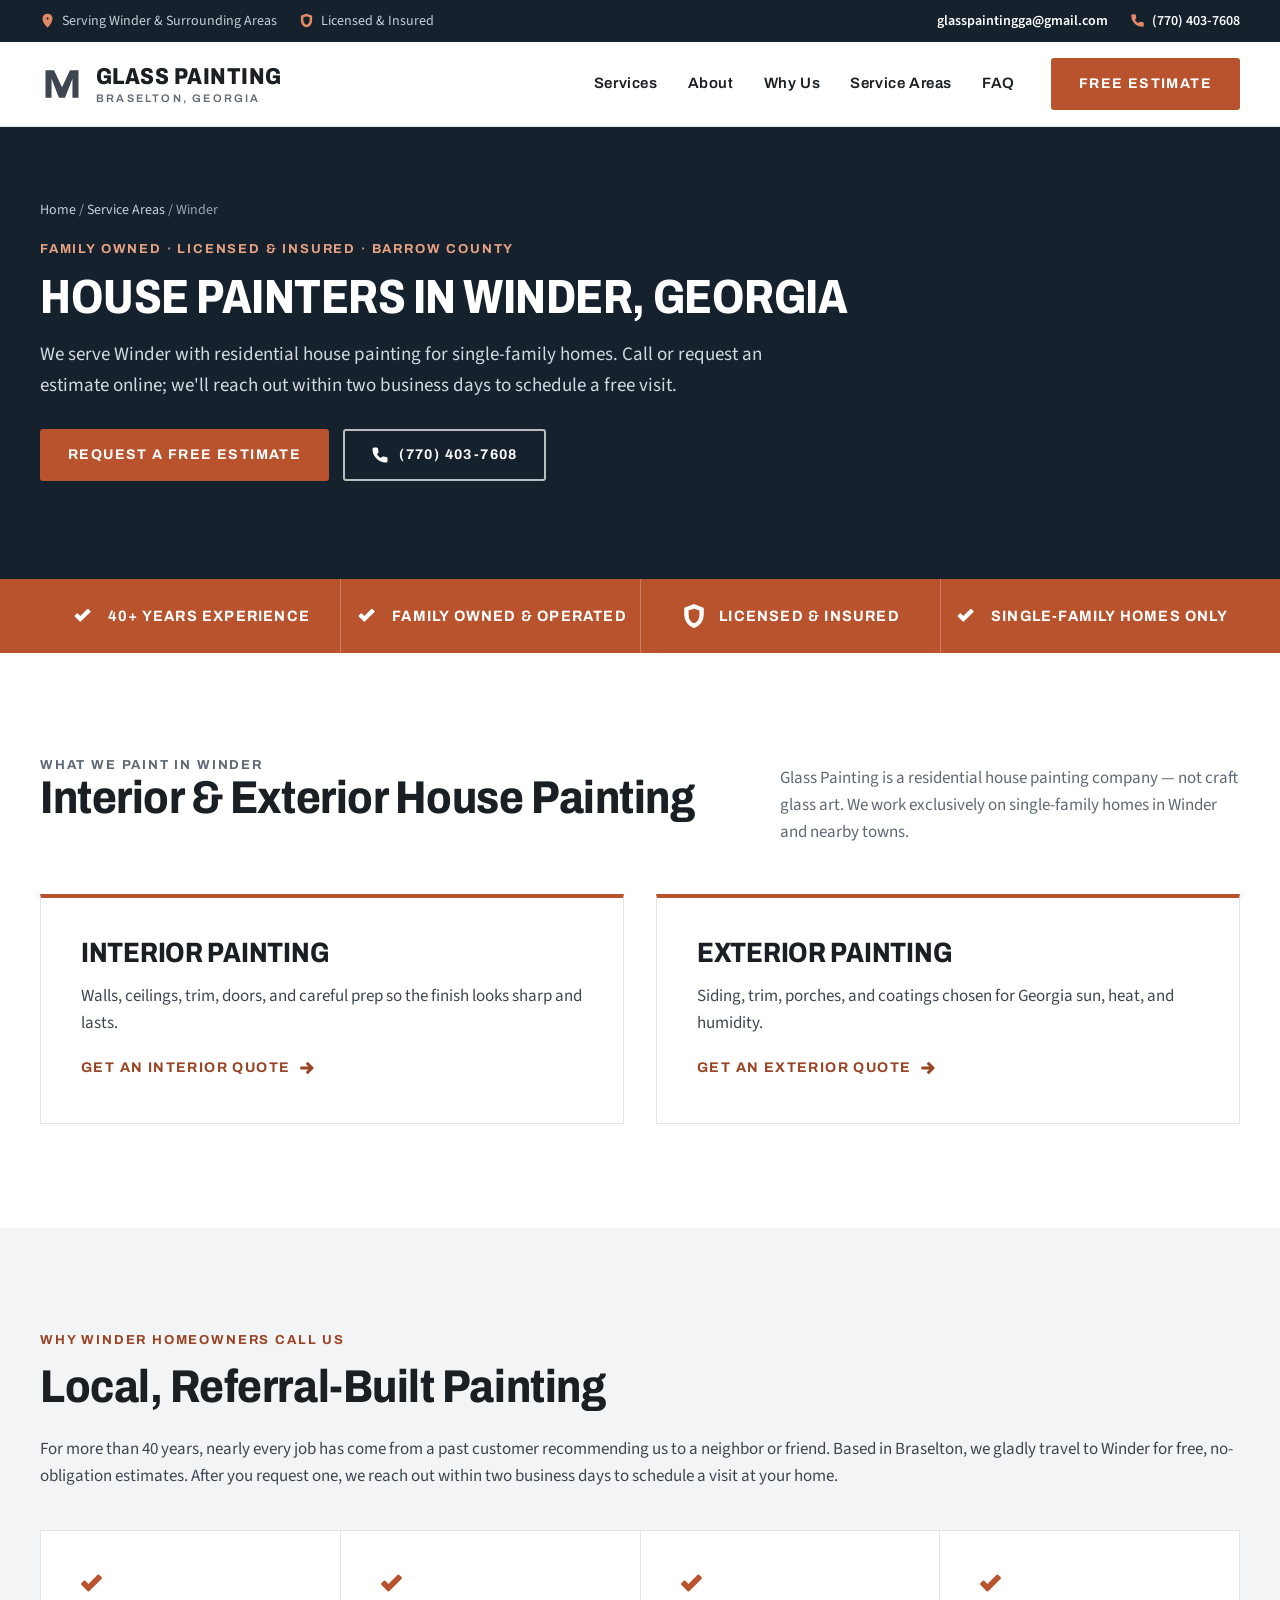
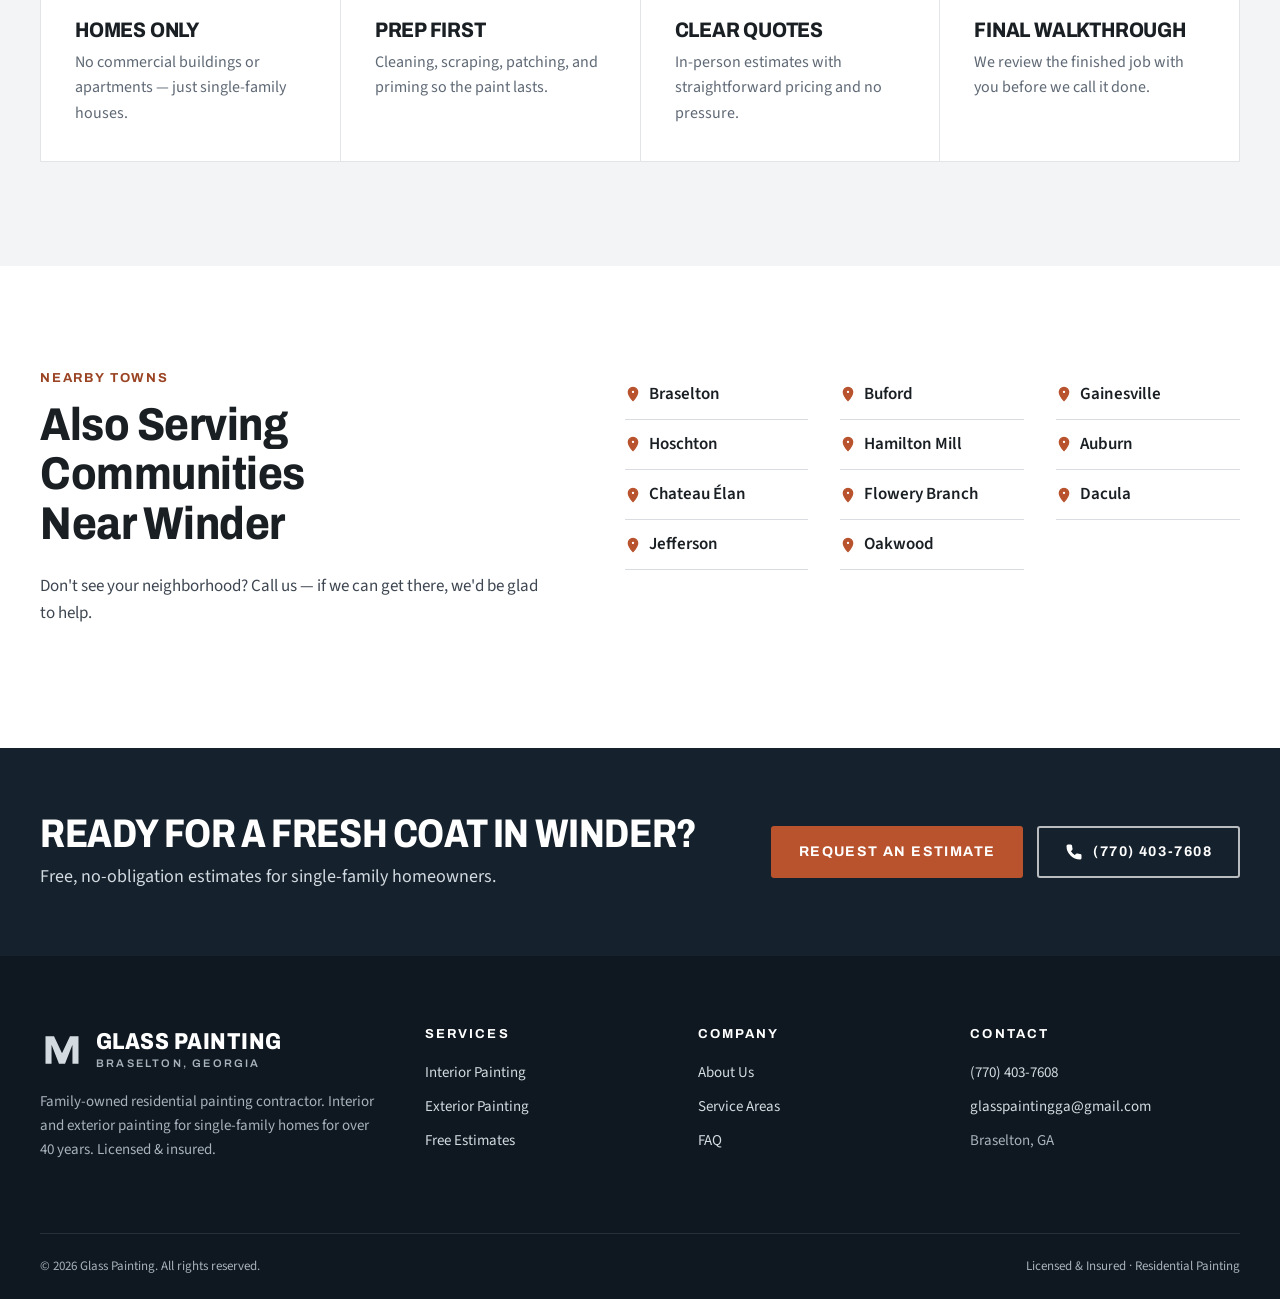
<file: areas/winder-ga/index.html>
<!doctype html>
<html lang="en" class="no-js">
<head>
  <meta charset="utf-8">
  <meta name="viewport" content="width=device-width, initial-scale=1">
  <title>House Painters in Winder, GA | Glass Painting</title>
  <meta name="description" content="Family-owned house painters serving Winder, GA. Interior and exterior painting for single-family homes. Free estimates: (770) 403-7608.">
  <meta name="robots" content="index, follow, max-image-preview:large, max-snippet:-1">
  <meta name="theme-color" content="#15212c">
  <link rel="canonical" href="https://glasspainting.homes/areas/winder-ga/">

  <meta property="og:type" content="website">
  <meta property="og:site_name" content="Glass Painting">
  <meta property="og:title" content="House Painters in Winder, GA | Glass Painting">
  <meta property="og:description" content="Family-owned house painters serving Winder, GA. Interior and exterior painting for single-family homes. Free estimates: (770) 403-7608.">
  <meta property="og:url" content="https://glasspainting.homes/areas/winder-ga/">
  <meta property="og:image" content="https://glasspainting.homes/assets/img/og-image.jpg">
  <meta property="og:locale" content="en_US">
  <meta name="twitter:card" content="summary_large_image">

  <link rel="icon" href="/assets/img/favicon.svg" type="image/svg+xml">
  <link rel="icon" href="/assets/img/favicon-32.png" sizes="32x32" type="image/png">
  <link rel="apple-touch-icon" href="/assets/img/apple-touch-icon.png">

  <link rel="preconnect" href="https://fonts.googleapis.com">
  <link rel="preconnect" href="https://fonts.gstatic.com" crossorigin>
  <link rel="stylesheet" href="https://fonts.googleapis.com/css2?family=Archivo:wdth,wght@75..125,400..800&family=Source+Sans+3:wght@400;600;700&display=swap">
  <link rel="stylesheet" href="/assets/css/styles.css?v=6">
  <style>
    .page-hero { background: var(--navy); color: #d2dae1; padding: 72px 0 64px; }
    .page-hero .label { color: var(--clay-light); }
    .page-hero h1 { color: #fff; font-size: clamp(32px, 4.2vw, 48px); text-transform: uppercase; font-stretch: 82%; margin: 0 0 16px; }
    .page-hero .lead { max-width: 38em; margin: 0 0 28px; font-size: 19px; }
    .page-hero .hero-actions { display: flex; flex-wrap: wrap; gap: 14px; }
    .crumbs { font-size: 14px; margin-bottom: 20px; color: #9aa7b2; }
    .crumbs a { color: #c5d0d8; text-decoration: none; }
    .crumbs a:hover { color: #fff; }
    .towns a { color: inherit; text-decoration: none; display: flex; align-items: center; gap: 8px; }
    .towns a:hover { color: var(--clay); }
  </style>
  <script>document.documentElement.classList.replace('no-js', 'js');</script>
  <script src="/assets/js/main.js?v=6" defer></script>

  <script type="application/ld+json">
  {
    "@context": "https://schema.org",
    "@type": "HousePainter",
    "name": "Glass Painting",
    "description": "Family-owned residential house painting serving Winder, Georgia. Interior and exterior painting for single-family homes for over 40 years.",
    "url": "https://glasspainting.homes/areas/winder-ga/",
    "telephone": "+1-770-403-7608",
    "email": "glasspaintingga@gmail.com",
    "address": {
      "@type": "PostalAddress",
      "addressLocality": "Braselton",
      "addressRegion": "GA",
      "addressCountry": "US"
    },
    "areaServed": {
      "@type": "City",
      "name": "Winder",
      "containedInPlace": { "@type": "State", "name": "Georgia" }
    }
  }
  </script>
</head>
<body>
  <a class="skip-link" href="#main">Skip to main content</a>
  <svg class="sprite" aria-hidden="true" focusable="false">
    <symbol id="i-mark" viewBox="0 0 32 32"><path fill="currentColor" d="M4 26V6h6.2l5.8 12.4L21.8 6H28v20h-4.4V12.2L18.2 26h-4.4L8.4 12.2V26H4z"/></symbol>
    <symbol id="i-phone" viewBox="0 0 24 24"><path fill="currentColor" d="M6.6 10.8a15.1 15.1 0 006.6 6.6l2.2-2.2a1 1 0 011-.24 11.4 11.4 0 003.6.57 1 1 0 011 1V20a1 1 0 01-1 1A17 17 0 013 4a1 1 0 011-1h3.5a1 1 0 011 1 11.4 11.4 0 00.57 3.6 1 1 0 01-.25 1L6.6 10.8z"/></symbol>
    <symbol id="i-pin" viewBox="0 0 24 24"><path fill="currentColor" d="M12 2a7 7 0 00-7 7c0 5.25 7 13 7 13s7-7.75 7-13a7 7 0 00-7-7zm0 9.5A2.5 2.5 0 1112 6a2.5 2.5 0 010 5.5z"/></symbol>
    <symbol id="i-shield" viewBox="0 0 24 24"><path fill="currentColor" d="M12 2l8 3v6c0 5-3.4 9.7-8 11-4.6-1.3-8-6-8-11V5l8-3zm0 2.2L6 6.1v4.9c0 3.9 2.5 7.6 6 8.8 3.5-1.2 6-4.9 6-8.8V6.1l-6-1.9z"/></symbol>
    <symbol id="i-check" viewBox="0 0 24 24"><path fill="currentColor" d="M9.5 16.2L5.3 12l1.4-1.4 2.8 2.8 7-7L18 7.8z"/></symbol>
    <symbol id="i-menu" viewBox="0 0 24 24"><path fill="currentColor" d="M4 7h16v2H4V7zm0 4h16v2H4v-2zm0 4h16v2H4v-2z"/></symbol>
    <symbol id="i-close" viewBox="0 0 24 24"><path fill="currentColor" d="M6.4 5l5.6 5.6L17.6 5 19 6.4 13.4 12 19 17.6 17.6 19 12 13.4 6.4 19 5 17.6 10.6 12 5 6.4z"/></symbol>
    <symbol id="i-arrow" viewBox="0 0 24 24"><path fill="currentColor" d="M13 5l7 7-7 7-1.4-1.4L16.2 13H4v-2h12.2l-4.6-4.6L13 5z"/></symbol>
  </svg>

  <div class="utility" role="region" aria-label="Contact information">
    <div class="wrap">
      <div class="utility-left">
        <span><svg aria-hidden="true"><use href="#i-pin"/></svg>Serving Winder &amp; Surrounding Areas</span>
        <span><svg aria-hidden="true"><use href="#i-shield"/></svg>Licensed &amp; Insured</span>
      </div>
      <div class="utility-right">
        <a href="mailto:glasspaintingga@gmail.com">glasspaintingga@gmail.com</a>
        <a href="tel:+17704037608"><svg aria-hidden="true"><use href="#i-phone"/></svg>(770) 403-7608</a>
      </div>
    </div>
  </div>

  <header class="header" id="top">
    <div class="wrap">
      <a class="logo" href="/" aria-label="Glass Painting homepage">
        <svg aria-hidden="true"><use href="#i-mark"/></svg>
        <span><span class="logo-name">Glass Painting</span><span class="logo-sub">Braselton, Georgia</span></span>
      </a>
      <nav class="nav" id="site-nav" aria-label="Main">
        <a href="/#services">Services</a>
        <a href="/#about">About</a>
        <a href="/#why-us">Why Us</a>
        <a href="/areas/">Service Areas</a>
        <a href="/#faq">FAQ</a>
      </nav>
      <a class="btn btn-clay" href="/#estimate">Free Estimate</a>
      <a class="header-call" href="tel:+17704037608" aria-label="Call (770) 403-7608"><svg aria-hidden="true"><use href="#i-phone"/></svg></a>
      <button class="menu-btn" type="button" aria-expanded="false" aria-controls="site-nav" aria-label="Open menu">
        <svg class="icon-open" aria-hidden="true"><use href="#i-menu"/></svg>
        <svg class="icon-close" aria-hidden="true"><use href="#i-close"/></svg>
      </button>
    </div>
  </header>

  <main id="main">
    <section class="page-hero" aria-labelledby="hero-title">
      <div class="wrap">
        <p class="crumbs"><a href="/">Home</a> / <a href="/areas/">Service Areas</a> / Winder</p>
        <p class="label">Family Owned · Licensed &amp; Insured · Barrow County</p>
        <h1 id="hero-title">House Painters in Winder, Georgia</h1>
        <p class="lead">We serve Winder with residential house painting for single-family homes. Call or request an estimate online; we&#x27;ll reach out within two business days to schedule a free visit.</p>
        <div class="hero-actions">
          <a class="btn btn-clay" href="/#estimate">Request a Free Estimate</a>
          <a class="btn btn-line" href="tel:+17704037608"><svg aria-hidden="true"><use href="#i-phone"/></svg>(770) 403-7608</a>
        </div>
      </div>
    </section>

    <section class="creds" aria-label="Credentials">
      <ul class="wrap">
        <li><svg aria-hidden="true"><use href="#i-check"/></svg>40+ Years Experience</li>
        <li><svg aria-hidden="true"><use href="#i-check"/></svg>Family Owned &amp; Operated</li>
        <li><svg aria-hidden="true"><use href="#i-shield"/></svg>Licensed &amp; Insured</li>
        <li><svg aria-hidden="true"><use href="#i-check"/></svg>Single-Family Homes Only</li>
      </ul>
    </section>

    <section class="section" aria-labelledby="services-title">
      <div class="wrap">
        <div class="head-row">
          <div>
            <p class="label">What We Paint in Winder</p>
            <h2 id="services-title">Interior &amp; Exterior House Painting</h2>
          </div>
          <p>Glass Painting is a residential house painting company — not craft glass art. We work exclusively on single-family homes in Winder and nearby towns.</p>
        </div>
        <div class="services">
          <article class="service">
            <div class="service-body">
              <h3>Interior Painting</h3>
              <p>Walls, ceilings, trim, doors, and careful prep so the finish looks sharp and lasts.</p>
              <a class="link-arrow" href="/#estimate">Get an interior quote <svg aria-hidden="true"><use href="#i-arrow"/></svg></a>
            </div>
          </article>
          <article class="service">
            <div class="service-body">
              <h3>Exterior Painting</h3>
              <p>Siding, trim, porches, and coatings chosen for Georgia sun, heat, and humidity.</p>
              <a class="link-arrow" href="/#estimate">Get an exterior quote <svg aria-hidden="true"><use href="#i-arrow"/></svg></a>
            </div>
          </article>
        </div>
      </div>
    </section>

    <section class="section alt" aria-labelledby="why-title">
      <div class="wrap">
        <p class="label">Why Winder Homeowners Call Us</p>
        <h2 id="why-title">Local, Referral-Built Painting</h2>
        <p>For more than 40 years, nearly every job has come from a past customer recommending us to a neighbor or friend. Based in Braselton, we gladly travel to Winder for free, no-obligation estimates. After you request one, we reach out within two business days to schedule a visit at your home.</p>
        <ul class="standards" style="margin-top:40px">
          <li><svg aria-hidden="true"><use href="#i-check"/></svg><h3>Homes Only</h3><p>No commercial buildings or apartments — just single-family houses.</p></li>
          <li><svg aria-hidden="true"><use href="#i-check"/></svg><h3>Prep First</h3><p>Cleaning, scraping, patching, and priming so the paint lasts.</p></li>
          <li><svg aria-hidden="true"><use href="#i-check"/></svg><h3>Clear Quotes</h3><p>In-person estimates with straightforward pricing and no pressure.</p></li>
          <li><svg aria-hidden="true"><use href="#i-check"/></svg><h3>Final Walkthrough</h3><p>We review the finished job with you before we call it done.</p></li>
        </ul>
      </div>
    </section>

    <section class="section" aria-labelledby="nearby-title">
      <div class="wrap area">
        <div>
          <p class="label">Nearby Towns</p>
          <h2 id="nearby-title">Also Serving Communities Near Winder</h2>
          <p>Don't see your neighborhood? Call us — if we can get there, we'd be glad to help.</p>
        </div>
        <ul class="towns">
            <li><a href="/areas/braselton-ga/"><svg aria-hidden="true"><use href="#i-pin"/></svg>Braselton</a></li>
            <li><a href="/areas/hoschton-ga/"><svg aria-hidden="true"><use href="#i-pin"/></svg>Hoschton</a></li>
            <li><a href="/areas/chateau-elan-ga/"><svg aria-hidden="true"><use href="#i-pin"/></svg>Chateau Élan</a></li>
            <li><a href="/areas/jefferson-ga/"><svg aria-hidden="true"><use href="#i-pin"/></svg>Jefferson</a></li>
            <li><a href="/areas/buford-ga/"><svg aria-hidden="true"><use href="#i-pin"/></svg>Buford</a></li>
            <li><a href="/areas/hamilton-mill-ga/"><svg aria-hidden="true"><use href="#i-pin"/></svg>Hamilton Mill</a></li>
            <li><a href="/areas/flowery-branch-ga/"><svg aria-hidden="true"><use href="#i-pin"/></svg>Flowery Branch</a></li>
            <li><a href="/areas/oakwood-ga/"><svg aria-hidden="true"><use href="#i-pin"/></svg>Oakwood</a></li>
            <li><a href="/areas/gainesville-ga/"><svg aria-hidden="true"><use href="#i-pin"/></svg>Gainesville</a></li>
            <li><a href="/areas/auburn-ga/"><svg aria-hidden="true"><use href="#i-pin"/></svg>Auburn</a></li>
            <li><a href="/areas/dacula-ga/"><svg aria-hidden="true"><use href="#i-pin"/></svg>Dacula</a></li>
        </ul>
      </div>
    </section>

    <section class="cta-band" aria-labelledby="cta-title">
      <div class="wrap">
        <div>
          <h2 id="cta-title">Ready for a Fresh Coat in Winder?</h2>
          <p>Free, no-obligation estimates for single-family homeowners.</p>
        </div>
        <div class="cta-actions">
          <a class="btn btn-clay" href="/#estimate">Request an Estimate</a>
          <a class="btn btn-line" href="tel:+17704037608"><svg aria-hidden="true"><use href="#i-phone"/></svg>(770) 403-7608</a>
        </div>
      </div>
    </section>
  </main>

  <footer class="site-footer">
    <div class="wrap foot">
      <div>
        <a class="logo" href="/"><svg aria-hidden="true"><use href="#i-mark"/></svg><span><span class="logo-name">Glass Painting</span><span class="logo-sub">Braselton, Georgia</span></span></a>
        <p>Family-owned residential painting contractor. Interior and exterior painting for single-family homes for over 40 years. Licensed &amp; insured.</p>
      </div>
      <nav aria-label="Services">
        <h2>Services</h2>
        <ul><li><a href="/#services">Interior Painting</a></li><li><a href="/#services">Exterior Painting</a></li><li><a href="/#estimate">Free Estimates</a></li></ul>
      </nav>
      <nav aria-label="Company">
        <h2>Company</h2>
        <ul><li><a href="/#about">About Us</a></li><li><a href="/areas/">Service Areas</a></li><li><a href="/#faq">FAQ</a></li></ul>
      </nav>
      <div>
        <h2>Contact</h2>
        <ul><li><a href="tel:+17704037608">(770) 403-7608</a></li><li><a href="mailto:glasspaintingga@gmail.com">glasspaintingga@gmail.com</a></li><li>Braselton, GA</li></ul>
      </div>
    </div>
    <div class="wrap foot-bottom">
      <p>&copy; <span id="year">2026</span> Glass Painting. All rights reserved.</p>
      <p>Licensed &amp; Insured · Residential Painting</p>
    </div>
  </footer>
</body>
</html>
</file>
<file: assets/css/styles.css>
/* =========================================================
   Glass Painting: site styles
   Colors and fonts live in the variables below.
   ========================================================= */

:root {
  --navy: #15212c;
  --navy-deep: #0f1820;
  --ink: #1a1f24;
  --text: #3d4651;
  --muted: #5f6975;
  --line: #e2e5e8;
  --alt: #f3f4f5;
  --clay: #b8532e;
  --clay-dark: #9a4424;
  --clay-light: #e7a283;
  --head: "Archivo", "Arial Narrow", Arial, sans-serif;
  --body: "Source Sans 3", "Segoe UI", Arial, sans-serif;
  --wrap: 1200px;
  --header-h: 84px;
}

/* ---------- Base ---------- */

*, *::before, *::after { box-sizing: border-box; }

html {
  -webkit-text-size-adjust: 100%;
  scroll-padding-top: calc(var(--header-h) + 12px);
}
@media (prefers-reduced-motion: no-preference) {
  html { scroll-behavior: smooth; }
}

body {
  margin: 0;
  font: 400 17px/1.6 var(--body);
  color: var(--text);
  background: #fff;
  -webkit-font-smoothing: antialiased;
}

img, svg { display: block; max-width: 100%; }
a { color: inherit; }
a[href^="tel:"] { white-space: nowrap; }

h1, h2, h3 {
  margin: 0 0 .5em;
  font-family: var(--head);
  font-stretch: 88%;
  font-weight: 750;
  line-height: 1.08;
  letter-spacing: -0.01em;
  color: var(--ink);
  text-wrap: balance;
}
p { margin: 0 0 1em; }

:focus-visible { outline: 3px solid var(--clay); outline-offset: 3px; }

.wrap { width: min(100% - 40px, var(--wrap)); margin-inline: auto; }

.skip-link {
  position: absolute;
  top: -100px;
  left: 16px;
  z-index: 100;
  padding: 10px 16px;
  background: var(--navy);
  color: #fff;
  font-weight: 700;
  text-decoration: none;
}
.skip-link:focus { top: 16px; }

/* Icon sprite: icons inherit these drawing styles */
.sprite { position: absolute; width: 0; height: 0; overflow: hidden; }
use[href^="#i-"] {
  fill: none;
  stroke: currentColor;
  stroke-width: 2;
  stroke-linecap: round;
  stroke-linejoin: round;
}
use[href="#i-mark"] { stroke: none; }

.label {
  margin: 0 0 14px;
  font: 700 13px/1.3 var(--head);
  font-stretch: 100%;
  letter-spacing: .14em;
  text-transform: uppercase;
  color: var(--clay-dark);
}

/* ---------- Buttons ---------- */

.btn {
  display: inline-flex;
  align-items: center;
  justify-content: center;
  gap: 10px;
  min-height: 52px;
  padding: 0 26px;
  border: 2px solid transparent;
  border-radius: 3px;
  font: 700 14px/1 var(--head);
  font-stretch: 100%;
  letter-spacing: .1em;
  text-transform: uppercase;
  text-decoration: none;
  cursor: pointer;
  transition: background-color .15s, color .15s, border-color .15s;
}
.btn svg { width: 18px; height: 18px; flex: none; }
.btn-clay { background: var(--clay); color: #fff; }
.btn-clay:hover { background: var(--clay-dark); }
.btn-line { border-color: rgba(255, 255, 255, .7); color: #fff; }
.btn-line:hover { background: #fff; color: var(--navy); }
.btn[disabled] { opacity: .7; cursor: progress; }

/* ---------- Utility bar ---------- */

.utility { background: var(--navy); color: #c5ced6; font-size: 14px; }
.utility .wrap { display: flex; justify-content: space-between; align-items: center; gap: 20px; min-height: 42px; }
.utility-left, .utility-right { display: flex; align-items: center; gap: 22px; }
.utility span, .utility a { display: inline-flex; align-items: center; gap: 7px; }
.utility a { color: #fff; font-weight: 600; text-decoration: none; }
.utility a:hover { color: var(--clay-light); }
.utility svg { width: 15px; height: 15px; color: #e08a66; }

/* ---------- Header ---------- */

.header {
  position: sticky;
  top: 0;
  z-index: 20;
  background: #fff;
  border-bottom: 1px solid var(--line);
  transition: box-shadow .2s;
}
.header.is-scrolled { box-shadow: 0 6px 20px rgba(21, 33, 44, .08); }
.header .wrap { display: flex; align-items: center; gap: 36px; height: var(--header-h); }

.logo { display: flex; align-items: center; gap: 12px; margin-right: auto; text-decoration: none; }
.logo svg { width: 44px; height: 44px; flex: none; }
.logo-name {
  display: block;
  font: 800 23px/1 var(--head);
  font-stretch: 85%;
  letter-spacing: .02em;
  text-transform: uppercase;
  color: var(--ink);
  white-space: nowrap;
}
.logo-sub {
  display: block;
  margin-top: 5px;
  font: 600 11px/1 var(--head);
  font-stretch: 100%;
  letter-spacing: .2em;
  text-transform: uppercase;
  color: var(--muted);
  white-space: nowrap;
}

.nav { display: flex; gap: 30px; }
.nav a {
  padding: 8px 0;
  border-bottom: 2px solid transparent;
  font: 600 15px/1 var(--head);
  font-stretch: 100%;
  letter-spacing: .04em;
  color: var(--ink);
  text-decoration: none;
}
.nav a:hover { border-bottom-color: var(--clay); }

.header-call,
.menu-btn {
  display: none;
  place-items: center;
  width: 46px;
  height: 46px;
  padding: 0;
  border: 1px solid var(--line);
  border-radius: 3px;
  background: #fff;
  color: var(--ink);
  cursor: pointer;
}
.header-call { border-color: var(--clay); background: var(--clay); color: #fff; }
.header-call, .menu-btn { -webkit-tap-highlight-color: transparent; }
.menu-btn[aria-expanded="true"] { border-color: var(--ink); background: var(--alt); }
.header-call svg, .menu-btn svg { width: 22px; height: 22px; }
.menu-btn .icon-close { display: none; }
.menu-btn[aria-expanded="true"] .icon-open { display: none; }
.menu-btn[aria-expanded="true"] .icon-close { display: block; }

/* ---------- Hero ---------- */

.hero {
  position: relative;
  overflow: hidden;
  background:
    linear-gradient(100deg, rgba(14, 22, 30, .94) 0%, rgba(14, 22, 30, .82) 48%, rgba(14, 22, 30, .55) 100%),
    linear-gradient(160deg, #3b4b58, #22303c 55%, #1a252f);
  color: #d9e0e6;
}
.hero-lines { position: absolute; left: 50%; bottom: -2px; width: 820px; opacity: .1; color: #fff; }
.hero .wrap {
  position: relative;
  display: grid;
  grid-template-columns: 1.25fr .9fr;
  gap: 64px;
  align-items: center;
  padding: 88px 0 96px;
}
.hero .label { color: var(--clay-light); }
.hero h1 {
  font-size: clamp(40px, 5.4vw, 66px);
  font-weight: 800;
  font-stretch: 82%;
  line-height: 1;
  letter-spacing: 0;
  text-transform: uppercase;
  color: #fff;
}
.hero-lead { max-width: 34em; margin-bottom: 32px; font-size: 20px; color: #d2dae1; }
.hero-actions { display: flex; flex-wrap: wrap; gap: 14px; margin-bottom: 34px; }
.hero-checks { display: flex; flex-wrap: wrap; gap: 10px 28px; margin: 0; padding: 0; list-style: none; font-weight: 600; color: #fff; }
.hero-checks li { display: flex; align-items: center; gap: 8px; }
.hero-checks svg { width: 18px; height: 18px; color: #e08a66; }

/* Estimate form card */
.estimate {
  padding: 34px 32px 30px;
  border-top: 5px solid var(--clay);
  background: #fff;
  color: var(--text);
  box-shadow: 0 24px 60px rgba(0, 0, 0, .35);
}
.estimate h2 { margin-bottom: 6px; font-size: 26px; font-stretch: 85%; text-transform: uppercase; }
.form-lede { margin-bottom: 20px; font-size: 15px; color: var(--muted); }
.fields { display: grid; grid-template-columns: 1fr 1fr; gap: 12px; }
.fields .full { grid-column: 1 / -1; }
.fields label {
  display: block;
  margin-bottom: 6px;
  font: 700 12px/1 var(--head);
  letter-spacing: .1em;
  text-transform: uppercase;
  color: var(--ink);
}
.fields .optional { font-weight: 600; letter-spacing: .06em; color: var(--muted); }
.fields input,
.fields select,
.fields textarea {
  width: 100%;
  height: 48px;
  padding: 0 14px;
  border: 1px solid #c5ccd2;
  border-radius: 3px;
  background: #fff;
  color: var(--ink);
  font: inherit;
  font-size: 16px;
}
.fields select {
  appearance: none;
  padding-right: 40px;
  background: #fff url("data:image/svg+xml,%3Csvg xmlns='http://www.w3.org/2000/svg' viewBox='0 0 24 24' fill='none' stroke='%231a1f24' stroke-width='2' stroke-linecap='round' stroke-linejoin='round'%3E%3Cpath d='m6 9 6 6 6-6'/%3E%3C/svg%3E") no-repeat right 14px center / 16px;
}
.fields textarea { height: 84px; padding: 10px 14px; resize: vertical; }
.fields input::placeholder,
.fields textarea::placeholder { color: #9aa7b2; opacity: 1; }
.fields input:focus,
.fields select:focus,
.fields textarea:focus { outline: 2px solid var(--clay); outline-offset: -1px; border-color: var(--clay); }
.estimate .btn { width: 100%; margin-top: 18px; }
.fine { margin: 12px 0 0; font-size: 13px; text-align: center; color: var(--muted); }
.hp { display: none; }

.form-error {
  margin-top: 16px;
  padding: 14px 16px;
  border-left: 4px solid var(--clay);
  background: #fbece6;
  color: #6f2710;
  font-size: 15px;
}
.form-error a { font-weight: 700; color: inherit; }

.form-success { padding: 24px 4px 12px; text-align: center; }
.form-success:focus { outline: none; }
.success-icon {
  display: inline-grid;
  place-items: center;
  width: 64px;
  height: 64px;
  margin-bottom: 18px;
  border-radius: 50%;
  background: var(--clay);
  color: #fff;
}
.success-icon svg { width: 30px; height: 30px; }
.form-success h2 { margin-bottom: 10px; }
.form-success p { margin: 0; color: var(--muted); }
.form-success a { font-weight: 700; color: var(--clay-dark); }

/* ---------- Credentials strip ---------- */

.creds { background: var(--clay); color: #fff; }
.creds ul { display: grid; grid-template-columns: repeat(4, 1fr); margin: 0 auto; padding: 0; list-style: none; }
.creds li {
  display: flex;
  align-items: center;
  justify-content: center;
  gap: 12px;
  padding: 24px 12px;
  font: 700 15px/1.2 var(--head);
  font-stretch: 95%;
  letter-spacing: .08em;
  text-transform: uppercase;
}
.creds li + li { border-left: 1px solid rgba(255, 255, 255, .25); }
.creds svg { width: 26px; height: 26px; flex: none; }

/* ---------- Sections ---------- */

.section { padding: 104px 0; }
.section.alt { background: var(--alt); }
.section h2 { font-size: clamp(32px, 3.8vw, 46px); }
.head-row { display: flex; justify-content: space-between; align-items: end; gap: 40px; margin-bottom: 48px; }
.head-row p { max-width: 460px; margin: 0; color: var(--muted); }

/* Services */
.services { display: grid; grid-template-columns: 1fr 1fr; gap: 32px; }
.service { border: 1px solid var(--line); border-top: 4px solid var(--clay); background: #fff; }
.service-body { padding: 40px 40px 42px; }
.service-top { display: flex; justify-content: space-between; align-items: start; margin-bottom: 26px; }
.service-top svg { width: 52px; height: 52px; color: var(--clay); }
.service-num::before { content: attr(data-num); font: 800 64px/.8 var(--head); font-stretch: 78%; color: #e4e7ea; }
.service h3 { font-size: 28px; font-stretch: 85%; text-transform: uppercase; }
.service ul { display: grid; grid-template-columns: 1fr 1fr; gap: 10px 24px; margin: 22px 0 28px; padding: 0; list-style: none; }
.service li { position: relative; padding-left: 20px; font-size: 16px; font-weight: 600; color: var(--ink); }
.service li::before { content: ""; position: absolute; left: 0; top: .55em; width: 8px; height: 8px; background: var(--clay); }
.link-arrow {
  display: inline-flex;
  align-items: center;
  gap: 8px;
  font: 700 14px/1 var(--head);
  letter-spacing: .1em;
  text-transform: uppercase;
  color: var(--clay-dark);
  text-decoration: none;
}
.link-arrow svg { width: 18px; height: 18px; }
.link-arrow:hover { color: var(--clay); }

/* About */
.about { display: grid; grid-template-columns: 1fr 1fr; gap: 80px; align-items: center; }
.about-panel { position: relative; overflow: hidden; padding: 56px 52px; background: var(--navy); color: #c5ced6; }
.about-panel::after { content: ""; position: absolute; left: 0; top: 0; bottom: 0; width: 6px; background: var(--clay); }
.about-panel .big { display: block; font: 800 150px/.8 var(--head); font-stretch: 75%; letter-spacing: -.02em; color: #fff; }
.about-panel .big-sub {
  display: block;
  margin: 18px 0 34px;
  font: 700 15px/1.4 var(--head);
  letter-spacing: .14em;
  text-transform: uppercase;
  color: var(--clay-light);
}
.about-panel ul { display: grid; gap: 14px; margin: 0; padding: 26px 0 0; border-top: 1px solid rgba(255, 255, 255, .14); list-style: none; }
.about-panel li { display: flex; align-items: center; gap: 12px; font-size: 17px; font-weight: 600; color: #fff; }
.about-panel li svg { width: 20px; height: 20px; flex: none; color: #e08a66; }
.about-copy > p { font-size: 18px; }
.stats { display: grid; grid-template-columns: repeat(3, 1fr); margin-top: 36px; border-top: 1px solid #d9dde1; }
.stats div { padding: 24px 16px 0 0; }
.stats strong { display: block; margin-bottom: 6px; font: 800 34px/1 var(--head); font-stretch: 82%; color: var(--ink); }
.stats span { font-size: 14px; font-weight: 600; color: var(--muted); }

/* The way we work */
.standards {
  display: grid;
  grid-template-columns: repeat(4, 1fr);
  margin: 0;
  padding: 0 1px 1px 0;
  list-style: none;
}
/* Each box draws its own border (overlapping by 1px), so an empty grid spot shows nothing */
.standards li { margin: 0 -1px -1px 0; padding: 36px 34px 34px; border: 1px solid var(--line); background: #fff; }
.standards svg { width: 34px; height: 34px; margin-bottom: 18px; color: var(--clay); }
.standards h3 { margin-bottom: 8px; font-size: 21px; font-stretch: 88%; text-transform: uppercase; }
.standards p { margin: 0; font-size: 16px; color: var(--muted); }

/* Process */
.steps { display: grid; grid-template-columns: repeat(4, 1fr); margin: 0; padding: 0; border-top: 1px solid #d6dadd; list-style: none; counter-reset: step; }
.steps li { padding: 30px 28px 0 0; counter-increment: step; }
.steps li::before { content: "0" counter(step); display: block; margin-bottom: 16px; font: 800 52px/1 var(--head); font-stretch: 80%; color: #b9c0c7; }
.steps h3 { font-size: 22px; font-stretch: 88%; text-transform: uppercase; }
.steps p { margin: 0; font-size: 16px; color: var(--muted); }

/* Referral statement */
.statement { padding: 96px 0; border-bottom: 1px solid var(--line); text-align: center; }
.statement .rule { width: 56px; height: 4px; margin: 0 auto 26px; background: var(--clay); }
.statement .big {
  max-width: 900px;
  margin: 0 auto 22px;
  font: 750 clamp(28px, 3.6vw, 44px)/1.15 var(--head);
  font-stretch: 85%;
  letter-spacing: -.01em;
  color: var(--ink);
  text-wrap: balance;
}
.statement .big em { font-style: normal; color: var(--clay-dark); }
.statement .label { margin: 0; }

/* Service area */
.area { display: grid; grid-template-columns: 1fr 1.2fr; gap: 72px; align-items: start; }
.towns { margin: 0; padding: 0; list-style: none; columns: 3; column-gap: 32px; }
.towns li {
  display: flex;
  align-items: center;
  gap: 10px;
  padding: 11px 0;
  border-bottom: 1px solid #d9dde1;
  break-inside: avoid;
  font-weight: 600;
  color: var(--ink);
}
.towns a { color: inherit; text-decoration: none; display: flex; align-items: center; gap: 8px; }
.towns a:hover { color: var(--clay); }
.towns svg { width: 16px; height: 16px; flex: none; color: var(--clay); }

/* FAQ */
.faq-grid { display: grid; grid-template-columns: .8fr 1.2fr; gap: 72px; align-items: start; }
.faq-grid > div:first-child > p { color: var(--muted); margin-bottom: 26px; }
.faq-list { border-top: 1px solid var(--line); }
.faq-item { border-bottom: 1px solid var(--line); }
.faq-item summary {
  display: flex;
  justify-content: space-between;
  align-items: center;
  gap: 24px;
  padding: 22px 0;
  list-style: none;
  cursor: pointer;
  font: 700 19px/1.3 var(--head);
  font-stretch: 92%;
  color: var(--ink);
}
.faq-item summary::-webkit-details-marker { display: none; }
.faq-item summary::after {
  content: "+";
  flex: none;
  font: 400 30px/1 var(--head);
  color: var(--clay);
  transition: transform .2s;
}
.faq-item[open] summary::after { transform: rotate(45deg); }
.faq-item summary:hover { color: var(--clay-dark); }
.faq-item p { max-width: 62ch; margin: 0 0 24px; color: var(--text); }

/* Call-to-action band */
.cta-band { background: var(--navy); color: #d2dae1; }
.cta-band .wrap { display: flex; justify-content: space-between; align-items: center; gap: 40px; padding: 64px 0; }
.cta-band h2 { margin: 0 0 8px; font-size: clamp(28px, 3.4vw, 40px); font-stretch: 82%; text-transform: uppercase; color: #fff; }
.cta-band p { margin: 0; font-size: 18px; }
.cta-actions { display: flex; flex-wrap: wrap; gap: 14px; }

/* ---------- Footer ---------- */

.site-footer { background: var(--navy-deep); color: #a7b2bc; font-size: 15px; }
.foot { display: grid; grid-template-columns: 1.5fr 1fr 1fr 1.2fr; gap: 48px; padding: 72px 0 56px; }
.site-footer h2 {
  margin: 0 0 20px;
  font: 700 13px/1 var(--head);
  letter-spacing: .16em;
  text-transform: uppercase;
  color: #fff;
}
.site-footer ul { display: grid; gap: 10px; margin: 0; padding: 0; list-style: none; }
.site-footer a { color: #d3dae0; text-decoration: none; overflow-wrap: anywhere; }
.site-footer a:hover { color: #fff; }
.site-footer .logo { margin-bottom: 18px; }
.site-footer .logo-name { color: #fff; }
.site-footer .logo-sub { color: #a7b2bc; }
.foot-bottom {
  display: flex;
  justify-content: space-between;
  gap: 8px 20px;
  padding: 22px 0;
  border-top: 1px solid rgba(255, 255, 255, .1);
  font-size: 13px;
}
.foot-bottom p { margin: 0; }

/* ---------- Responsive ---------- */

@media (max-width: 1080px) {
  .menu-btn { display: inline-grid; }
  .no-js .menu-btn { display: none; }
  .nav {
    position: absolute;
    top: 100%;
    left: 0;
    right: 0;
    display: none;
    flex-direction: column;
    gap: 0;
    padding: 4px 20px 16px;
    border-bottom: 1px solid var(--line);
    background: #fff;
    box-shadow: 0 16px 30px rgba(21, 33, 44, .1);
  }
  .nav.is-open { display: flex; }
  .nav a { padding: 16px 0; border-bottom: 1px solid var(--line); font-size: 17px; }
  .nav a:hover { border-bottom-color: var(--line); color: var(--clay-dark); }

  .hero .wrap { grid-template-columns: 1fr; gap: 44px; padding: 64px 0 72px; }
  .about { grid-template-columns: 1fr; gap: 56px; }
  .area { grid-template-columns: 1fr; gap: 32px; }
  .faq-grid { grid-template-columns: 1fr; gap: 32px; }
  .standards { grid-template-columns: 1fr 1fr; }
  .foot { grid-template-columns: 1fr 1fr; }
}

@media (max-width: 760px) {
  :root { --header-h: 72px; }
  .utility-left { display: none; }
  .utility .wrap { justify-content: center; }
  .header .wrap { gap: 10px; }
  .header .btn { display: none; }
  .header-call { display: inline-grid; }
  .logo svg { width: 38px; height: 38px; }
  .logo-name { font-size: 20px; }
  .logo-sub { font-size: 10px; letter-spacing: .16em; }

  .hero h1 { font-size: 40px; }
  .hero-lead { font-size: 18px; }
  .hero-actions .btn { width: 100%; }
  .estimate { padding: 28px 22px 24px; }
  .fields { grid-template-columns: 1fr; }

  .creds ul { grid-template-columns: 1fr 1fr; }
  .creds li { justify-content: flex-start; padding: 18px 8px; font-size: 13px; }
  .creds li + li { border-left: 0; }
  .creds li:nth-child(even) { padding-left: 16px; border-left: 1px solid rgba(255, 255, 255, .25); }
  .creds li:nth-child(n + 3) { border-top: 1px solid rgba(255, 255, 255, .25); }

  .section { padding: 72px 0; }
  .head-row { flex-direction: column; align-items: start; gap: 12px; margin-bottom: 32px; }
  .services { grid-template-columns: 1fr; }
  .service-body { padding: 26px 22px 30px; }
  .service ul { grid-template-columns: 1fr; }
  .about-panel { padding: 44px 28px; }
  .about-panel .big { font-size: 110px; }
  .stats strong { font-size: 28px; }
  .standards { grid-template-columns: 1fr; }
  .standards li { padding: 28px 22px; }
  .steps { grid-template-columns: 1fr; border-top: 0; }
  .steps li { margin-bottom: 28px; padding: 0 0 28px; border-bottom: 1px solid #d6dadd; }
  .statement { padding: 72px 0; }
  .towns { columns: 2; }
  .cta-band .wrap { flex-direction: column; align-items: start; }
  .cta-actions { width: 100%; }
  .cta-actions .btn { width: 100%; }
  .foot { grid-template-columns: 1fr; gap: 36px; }
  .foot-bottom { flex-direction: column; }
}

@media (max-width: 359.98px) {
  .logo-sub { display: none; }
  .creds li { font-size: 12px; }
}

@media (prefers-reduced-motion: reduce) {
  *, *::before, *::after { transition: none !important; }
}
</file>
